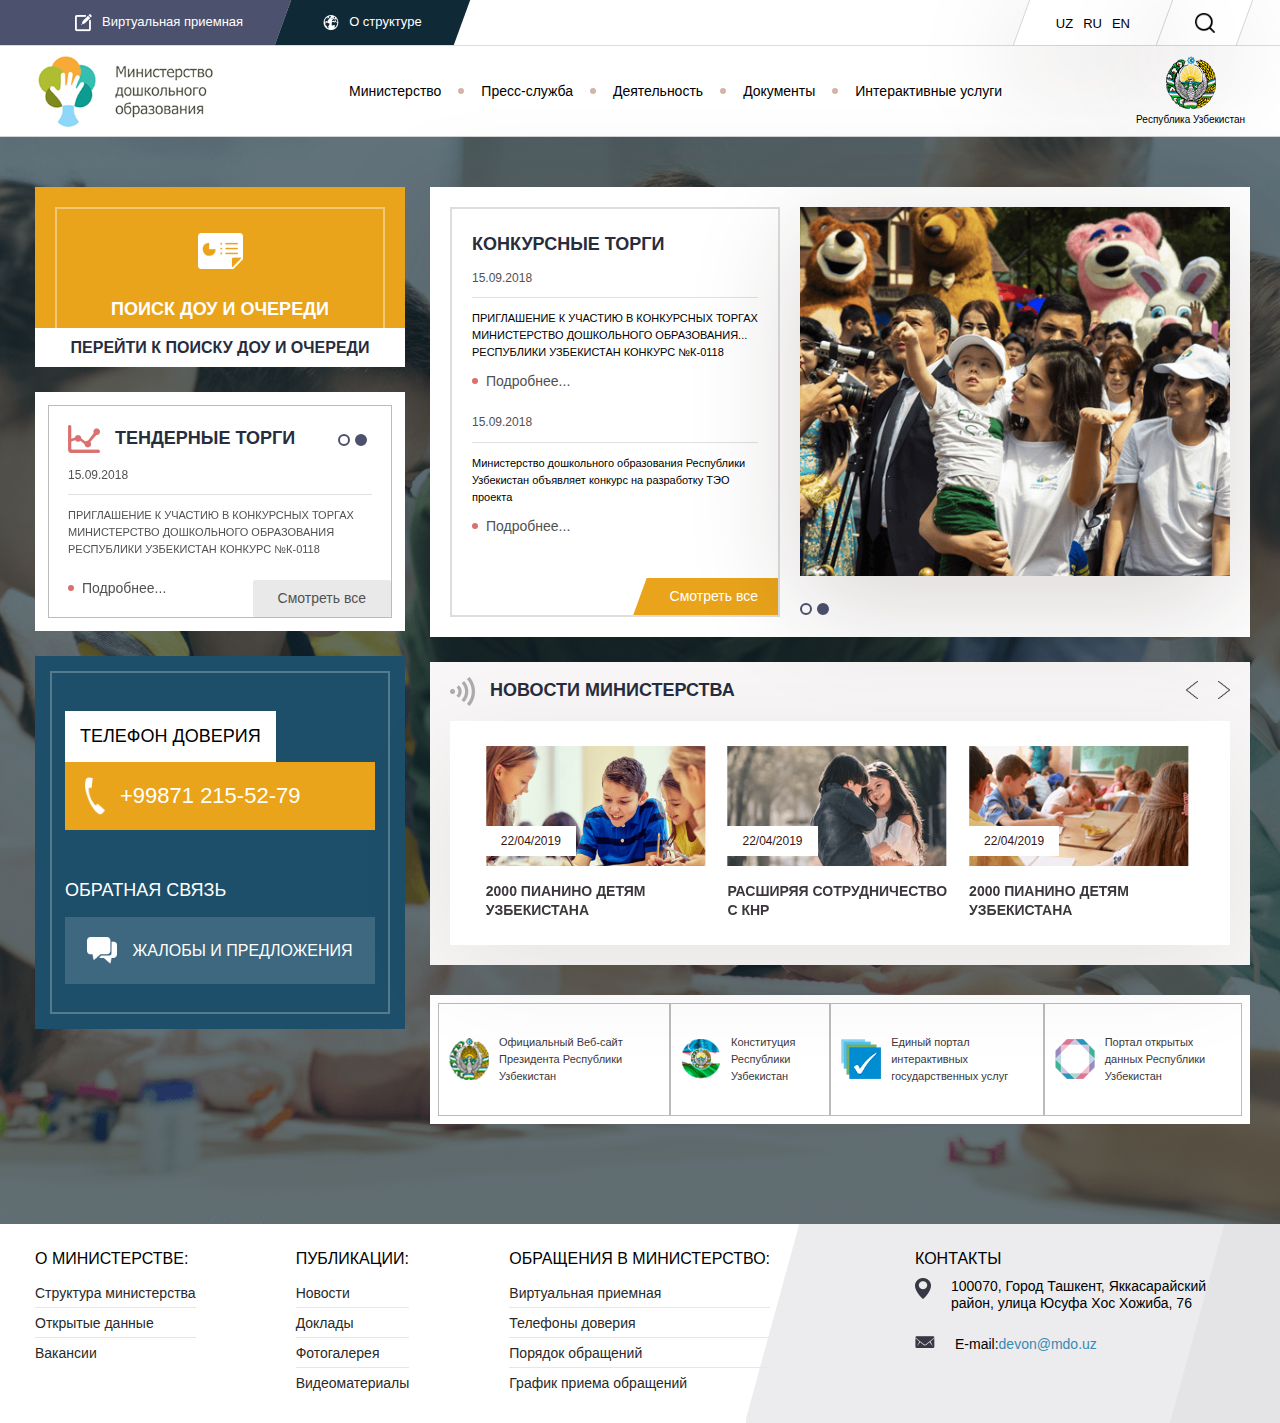
<file: index.html>
<!DOCTYPE html>
<html lang="ru">

<head>
	<meta charset="utf-8">
	<!-- <base href="/"> -->
	<title>МДО</title>
	<meta name="description" content="">
	<meta http-equiv="X-UA-Compatible" content="IE=edge">
	<meta name="viewport" content="width=device-width, initial-scale=1, maximum-scale=1">
	<!-- Custom Browsers Color End -->
	<link rel="stylesheet" href="css/main.min.css">
	<!--[if IE 9]>
   <link href="https://cdn.jsdelivr.net/gh/coliff/bootstrap-ie8/css/bootstrap-ie9.min.css" rel="stylesheet">
<![endif]-->
	<!--[if lte IE 8]>
   <link href="https://cdn.jsdelivr.net/gh/coliff/bootstrap-ie8/css/bootstrap-ie8.min.css" rel="stylesheet">
   <script src="https://cdn.jsdelivr.net/g/html5shiv@3.7.3"></script>
<![endif]-->
	<script src="libs/jquery/dist/jquery.min.js"></script>
	<script src="js/libs.min.js" defer></script>
	<script src="js/common.js" defer></script>
	<noscript>Для корректной работы сайта включите JavaScript в свое браузере</noscript>
</head>

<body>

	<header class="header">
		<div class="header-top">
			<div class="container">
				<div class="header-top-content">
					<a href="#" class="header-top-link"><span><img src="img/icons/write.png" alt="">Виртуальная приемная</span></a>
					<a href="#" class="header-top-link"><span><img src="img/icons/global.png" alt="">О структуре</span></a>
					<div class="header-top-right">
						<ul class="header-lang">
							<li><a href="#">UZ</a></li>
							<li><a href="#">RU</a></li>
							<li><a href="#">EN</a></li>
						</ul>
						<form action="#" method="GET" class="header-search">
							<p class="header-search-field-wrap">
								<input type="text" class="header-search-field">
							</p>
							<button type="button" class="header-search-btn" aria-label="search"><img src="img/icons/seach.png" alt=""></button>
						</form>
						<div class="burger d-flex d-lg-none">
							<input type="checkbox" id="burgerBtn" class="burger-checkbox d-none">
							<label for="burgerBtn">
								<img src="img/icons/burger.png" alt="burger">
							</label>
						</div>
						<nav class="header-nav">
							<ul class="header-menu">
							<li class="header-menu-item">
								<a href="#" class="header-menu-link">Министерство</a>
								<ul class="header-submenu">
									<li class="header-submenu-item">
									<a href="#" class="header-submenu-link">Страница 1</a>
									
									</li>
									<li class="header-submenu-item"><a href="#" class="header-submenu-link">Страница 2</a>
									<ul>
									<li><a href="#">Страница 1</a></li>
									<li><a href="#">Страница 2</a></li>
									<li><a href="#">Страница 3</a></li>
								</ul></li>
									<li class="header-submenu-item"><a href="#" class="header-submenu-link">Страница 3</a></li>
								</ul>
							</li>
							<li class="header-menu-item"><a href="#" class="header-menu-link">Пресс-служба</a></li>
							<li class="header-menu-item"><a href="#" class="header-menu-link">Деятельность</a></li>
							<li class="header-menu-item"><a href="#" class="header-menu-link">Документы</a></li>
							<li class="header-menu-item"><a href="#" class="header-menu-link">Интерактивные услуги</a></li>
						</ul>
						</nav>
					</div>
				</div>
			</div>
		</div>
		<div class="header-middle">
			<div class="container">
				<div class="header-middle-content">
					<a href="#" class="header-logo">
						<img src="img/logo.png" alt="logo">
					</a>
					<nav class="header-nav">
						<ul class="header-menu">
							<li class="header-menu-item">
								<a href="#" class="header-menu-link">Министерство</a>
								<ul class="header-submenu">
									<li class="header-submenu-item">
									<a href="#" class="header-submenu-link">Страница 1</a>
									
									</li>
									<li class="header-submenu-item"><a href="#" class="header-submenu-link">Страница 2</a>
									<ul>
									<li><a href="#">Страница 1</a></li>
									<li><a href="#">Страница 2</a></li>
									<li><a href="#">Страница 3</a></li>
								</ul></li>
									<li class="header-submenu-item"><a href="#" class="header-submenu-link">Страница 3</a></li>
								</ul>
							</li>
							<li class="header-menu-item"><a href="#" class="header-menu-link">Пресс-служба</a></li>
							<li class="header-menu-item"><a href="#" class="header-menu-link">Деятельность</a></li>
							<li class="header-menu-item"><a href="#" class="header-menu-link">Документы</a></li>
							<li class="header-menu-item"><a href="#" class="header-menu-link">Интерактивные услуги</a></li>
						</ul>
					</nav>
					<p class="header-gerb">
						<img src="img/gerb.png" alt="">
						Республика Узбекистан
					</p>
				</div>

			</div>
		</div>
	</header>
	<main class="main">
		<div class="container">
			<div class="wrapper">
				<aside class="sidebar">
					<div class="dao-search-block">
						<div class="dao-search-block-content">
							<img src="img/icons/doc.png" alt="">
							<p class="dao-search-block-text">Поиск ДОУ и очереди</p>

						</div>
						<a href="#" class="dao-search-block-link">Перейти к поиску Доу и очереди</a>
					</div>
					<div class="tenders-block">
						<div class="tenders-block-content">
							<div class="title-wrap">
								<h2 class="title"><img src="img/icons/graph.png" alt="">Тендерные торги</h2>
								<div class="tenders-block-slider-dots"></div>
							</div>
							<div class="owl-carousel tenders-block-slider">
								<div class="tenders-block-slider-item">
									<p class="tenders-block-slider-item-date">15.09.2018</p>
									<p class="tenders-block-slider-item-text">ПРИГЛАШЕНИЕ К УЧАСТИЮ В КОНКУРСНЫХ ТОРГАХ МИНИСТЕРСТВО ДОШКОЛЬНОГО ОБРАЗОВАНИЯ РЕСПУБЛИКИ УЗБЕКИСТАН КОНКУРС №К-0118 </p>
									<a href="" class="tenders-block-slider-item-link">Подробнее...</a>
								</div>
								<div class="tenders-block-slider-item">
									<p class="tenders-block-slider-item-date">15.09.2018</p>
									<p class="tenders-block-slider-item-text">ПРИГЛАШЕНИЕ К УЧАСТИЮ В КОНКУРСНЫХ ТОРГАХ МИНИСТЕРСТВО ДОШКОЛЬНОГО ОБРАЗОВАНИЯ РЕСПУБЛИКИ УЗБЕКИСТАН КОНКУРС №К-0118 </p>
									<a href="" class="tenders-block-slider-item-link">Подробнее...</a>
								</div>
							</div>
							<a href="#" class="tenders-block-show-all">Смотреть все</a>
						</div>
					</div>
					<div class="sidebar-contacts d-none d-md-block">
						<div class="sidebar-contacts-content">
							<p class="sidebar-contacts-phone-text">Телефон доверия</p>
							<a href="tel:+998712155279" class="sidebar-contacts-phone"><img src="img/icons/phone-1.png" alt="">+99871 215-52-79</a>
							<p class="sidebar-contacts-callback-text">Обратная связь</p>
							<button class="sidebar-contacts-callback-btn"><img src="img/icons/speach.png" alt="">Жалобы и предложения</button>
						</div>
					</div>
				</aside>
				<div class="main-content">
					<div class="main-content-first-block">
						<div class="competitions">
							<h2 class="title">Конкурсные торги</h2>
							<div class="competitions-block">
								<p class="competitions-block-date">15.09.2018</p>
								<p class="competitions-block-text">ПРИГЛАШЕНИЕ К УЧАСТИЮ В КОНКУРСНЫХ ТОРГАХ МИНИСТЕРСТВО ДОШКОЛЬНОГО ОБРАЗОВАНИЯ... РЕСПУБЛИКИ УЗБЕКИСТАН КОНКУРС №К-0118 </p>
								<a href="#" class="competitions-block-link">Подробнее...</a>
							</div>
							<div class="competitions-block">
								<p class="competitions-block-date">15.09.2018</p>
								<p class="competitions-block-text">Министерство дошкольного образования Республики Узбекистан объявляет конкурс на разработку ТЭО проекта </p>
								<a href="#" class="competitions-block-link">Подробнее...</a>
							</div>
							<a href="#" class="competitions-link"><span>Смотреть все</span></a>
						</div>
						<div class="main-slider-wrap">
							<div class="owl-carousel main-slider">
								<p class="main-slider-item">
									<img src="img/slider/slider-1.png" alt="">
								</p>
								<p class="main-slider-item">
									<img src="img/slider/slider-2.png" alt="">
								</p>
							</div>
							<div class="main-slider-dots"></div>
						</div>
					</div>
					<div class="main-news">
						<div class="title-wrap">
							<h2 class="title"><img src="img/icons/signal.png" alt="">Новости министерства</h2>
							<div class="main-news-slider-controls"></div>
						</div>
						<div class="owl-carousel main-news-slider">
							<article class="main-news-slider-item">
								<a href="#" class="main-news-slider-item-img-wrap">
									<img src="img/news/news-1.png" alt="">
									<time datetime="2019-04-22">22/04/2019</time>
								</a>
								<footer>
									<a href="#" class="main-news-slider-item-title">2000 пианино
										детям Узбекистана</a>
								</footer>
							</article>
							<article class="main-news-slider-item">
								<a href="#" class="main-news-slider-item-img-wrap">
									<img src="img/news/news-2.png" alt="">
									<time datetime="2019-04-22">22/04/2019</time>
								</a>
								<footer>
									<a href="#" class="main-news-slider-item-title">Расширяя
										сотрудничество с КНР</a>
								</footer>
							</article>
							<article class="main-news-slider-item">
								<a href="#" class="main-news-slider-item-img-wrap">
									<img src="img/news/news-3.png" alt="">
									<time datetime="2019-04-22">22/04/2019</time>
								</a>
								<footer>
									<a href="#" class="main-news-slider-item-title">2000 пианино
										детям Узбекистана</a>
								</footer>
							</article>
						</div>
					</div>
					<div class="ministries">
						<a href="#" class="ministries-block">
							<img src="img/gerb-small.png" alt="">
							<p>Официальный Веб-сайт Президента Республики Узбекистан</p>
						</a>
						<a href="#" class="ministries-block">
							<img src="img/const_uz.png" alt="">
							<p>Конституция Республики Узбекистан</p>
						</a>
						<a href="#" class="ministries-block">
							<img src="img/my_gov_uz.png" alt="">
							<p>Единый портал интерактивных государственных услуг</p>
						</a>
						<a href="#" class="ministries-block">
							<img src="img/data_gov_uz.png" alt="">
							<p>Портал открытых данных Республики Узбекистан</p>
						</a>
					</div>
				</div>
				<div class="sidebar-contacts d-block d-md-none">
					<div class="sidebar-contacts-content">
						<p class="sidebar-contacts-phone-text">Телефон доверия</p>
						<a href="tel:+998712155279" class="sidebar-contacts-phone"><img src="img/icons/phone-1.png" alt="">+99871 215-52-79</a>
						<p class="sidebar-contacts-callback-text">Обратная связь</p>
						<button class="sidebar-contacts-callback-btn"><img src="img/icons/speach.png" alt="">Жалобы и предложения</button>
					</div>
				</div>
			</div>
		</div>
	</main>
	<footer class="footer">
		<div class="container">
			<div class="footer-content">
				<div class="footer-block">
					<p class="footer-block-title">О Министерстве:</p>
					<ul class="footer-block-menu">
						<li><a href="#">Структура министерства</a></li>
						<li><a href="#">Открытые данные</a></li>
						<li><a href="#">Вакансии</a></li>
					</ul>
				</div>
				<div class="footer-block">
					<p class="footer-block-title">Публикации:</p>
					<ul class="footer-block-menu">
						<li><a href="#">Новости</a></li>
						<li><a href="#">Доклады</a></li>
						<li><a href="#">Фотогалерея</a></li>
						<li><a href="#">Видеоматериалы</a></li>
					</ul>
				</div>
				<div class="footer-block">
					<p class="footer-block-title">Обращения в Министерство:</p>
					<ul class="footer-block-menu">
						<li><a href="#">Виртуальная приемная</a></li>
						<li><a href="#">Телефоны доверия</a></li>
						<li><a href="#">Порядок обращений</a></li>
						<li><a href="#">График приема обращений</a></li>
					</ul>
				</div>

				<div class="footer-block contacts">
					<p class="footer-block-title">Контакты</p>
					<p class="footer-block-contact"><img src="img/icons/pin.png" alt="">100070, Город Ташкент,
						Яккасарайский район,
						улица Юсуфа Хос Хожиба, 76</p>
					<p class="footer-block-contact"><img src="img/icons/mail.png" alt="">E-mail: <a href="mailto:devon@mdo.uz">devon@mdo.uz</a></p>
				</div>
			</div>
		</div>
	</footer>
</body>

</html>
</file>
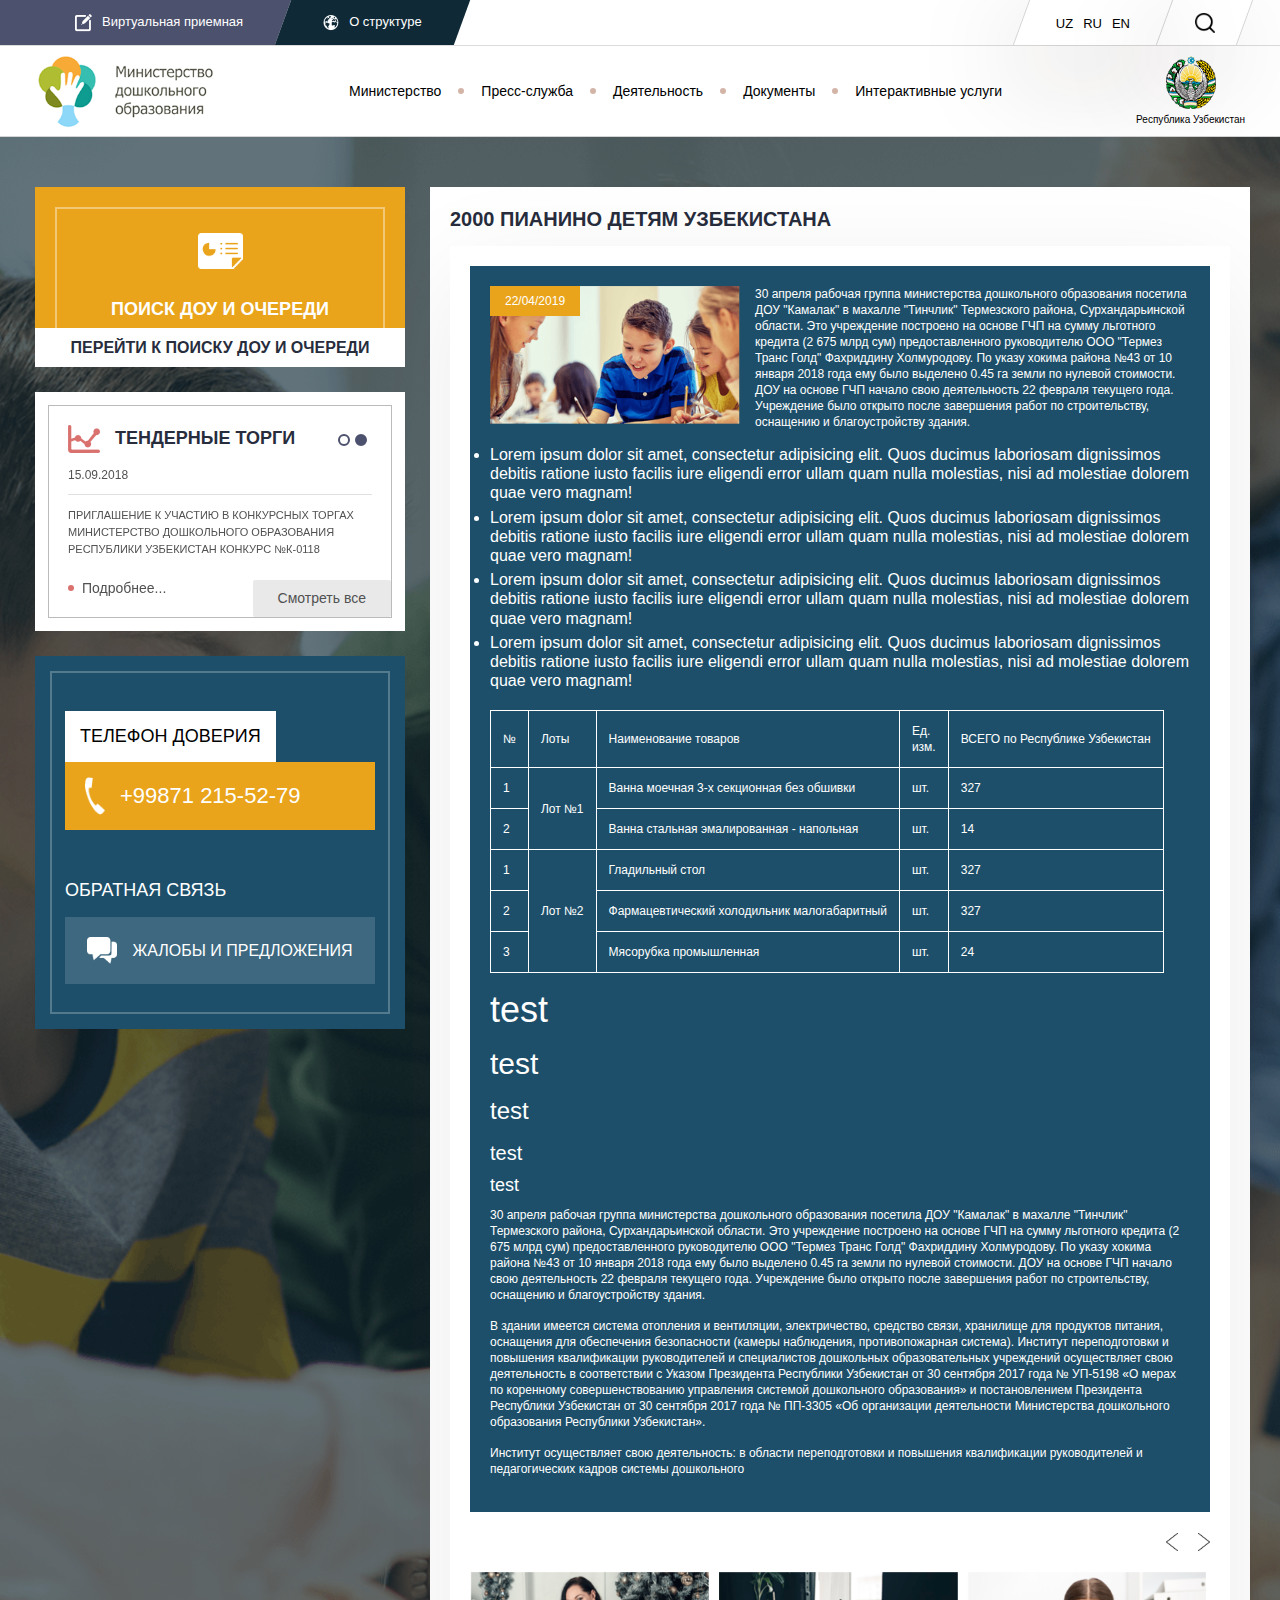
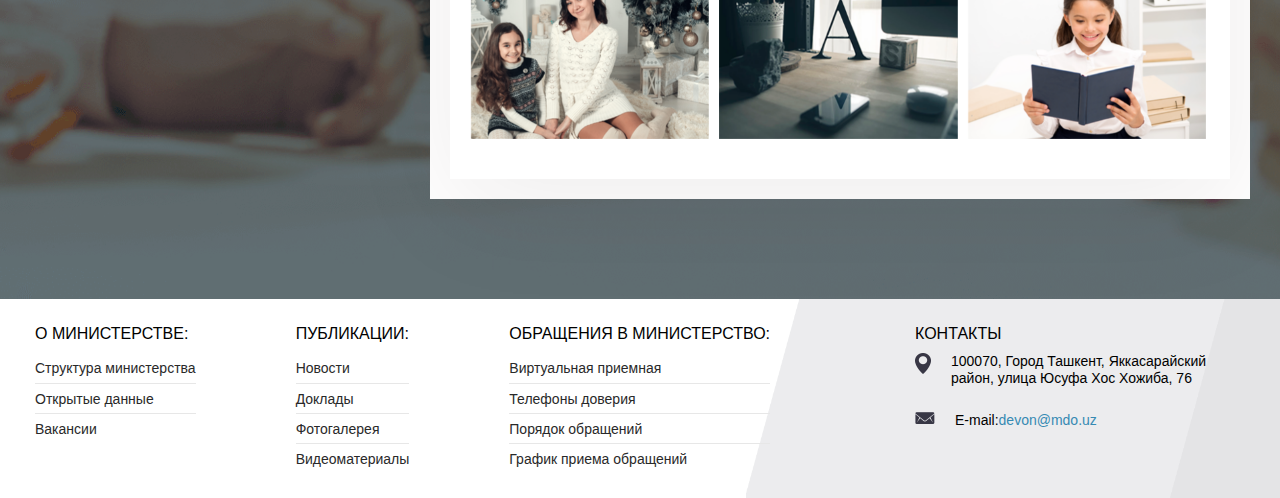
<file: article.html>
<!DOCTYPE html>
<html lang="ru">

<head>
	<meta charset="utf-8">
	<!-- <base href="/"> -->
	<title>МДО</title>
	<meta name="description" content="">
	<meta http-equiv="X-UA-Compatible" content="IE=edge">
	<meta name="viewport" content="width=device-width, initial-scale=1, maximum-scale=1">
	<!-- Custom Browsers Color End -->
	<link rel="stylesheet" href="css/main.min.css">
	<!--[if IE 9]>
   <link href="https://cdn.jsdelivr.net/gh/coliff/bootstrap-ie8/css/bootstrap-ie9.min.css" rel="stylesheet">
<![endif]-->
	<!--[if lte IE 8]>
   <link href="https://cdn.jsdelivr.net/gh/coliff/bootstrap-ie8/css/bootstrap-ie8.min.css" rel="stylesheet">
   <script src="https://cdn.jsdelivr.net/g/html5shiv@3.7.3"></script>
<![endif]-->
	<script src="libs/jquery/dist/jquery.min.js"></script>
	<script src="js/libs.min.js" defer></script>
	<script src="js/common.js" defer></script>
	<noscript>Для корректной работы сайта включите JavaScript в свое браузере</noscript>
</head>

<body>

	<header class="header">
		<div class="header-top">
			<div class="container">
				<div class="header-top-content">
					<a href="#" class="header-top-link"><span><img src="img/icons/write.png" alt="">Виртуальная приемная</span></a>
					<a href="#" class="header-top-link"><span><img src="img/icons/global.png" alt="">О структуре</span></a>
					<div class="header-top-right">
						<ul class="header-lang">
							<li><a href="#">UZ</a></li>
							<li><a href="#">RU</a></li>
							<li><a href="#">EN</a></li>
						</ul>
						<form action="#" method="GET" class="header-search">
							<p class="header-search-field-wrap">
								<input type="text" class="header-search-field">
							</p>
							<button type="button" class="header-search-btn" aria-label="search"><img src="img/icons/seach.png" alt=""></button>
						</form>
						<div class="burger d-flex d-lg-none">
							<input type="checkbox" id="burgerBtn" class="burger-checkbox d-none">
							<label for="burgerBtn">
								<img src="img/icons/burger.png" alt="burger">
							</label>
						</div>
						<nav class="header-nav">
							<ul class="header-menu">
								<li class="header-menu-item">
									<a href="#" class="header-menu-link">Министерство</a>
									<ul class="header-submenu">
										<li class="header-submenu-item"><a href="#" class="header-submenu-link">Страница 1</a></li>
										<li class="header-submenu-item"><a href="#" class="header-submenu-link">Страница 2</a></li>
										<li class="header-submenu-item"><a href="#" class="header-submenu-link">Страница 3</a></li>
									</ul>
								</li>
								<li class="header-menu-item"><a href="#" class="header-menu-link">Пресс-служба</a></li>
								<li class="header-menu-item"><a href="#" class="header-menu-link">Деятельность</a></li>
								<li class="header-menu-item"><a href="#" class="header-menu-link">Документы</a></li>
								<li class="header-menu-item"><a href="#" class="header-menu-link">Интерактивные услуги</a></li>
							</ul>
						</nav>
					</div>
				</div>
			</div>
		</div>
		<div class="header-middle">
			<div class="container">
				<div class="header-middle-content">
					<a href="#" class="header-logo">
						<img src="img/logo.png" alt="logo">
					</a>
					<nav class="header-nav">
						<ul class="header-menu">
							<li class="header-menu-item">
								<a href="#" class="header-menu-link">Министерство</a>
								<ul class="header-submenu">
									<li class="header-submenu-item"><a href="#" class="header-submenu-link">Страница 1</a></li>
									<li class="header-submenu-item"><a href="#" class="header-submenu-link">Страница 2</a></li>
									<li class="header-submenu-item"><a href="#" class="header-submenu-link">Страница 3</a></li>
								</ul>
							</li>
							<li class="header-menu-item"><a href="#" class="header-menu-link">Пресс-служба</a></li>
							<li class="header-menu-item"><a href="#" class="header-menu-link">Деятельность</a></li>
							<li class="header-menu-item"><a href="#" class="header-menu-link">Документы</a></li>
							<li class="header-menu-item"><a href="#" class="header-menu-link">Интерактивные услуги</a></li>
						</ul>
					</nav>
					<p class="header-gerb">
						<img src="img/gerb.png" alt="">
						Республика Узбекистан
					</p>
				</div>

			</div>
		</div>
	</header>
	<main class="main">
		<div class="container">
			<div class="wrapper">
				<aside class="sidebar">
					<div class="dao-search-block">
						<div class="dao-search-block-content">
							<img src="img/icons/doc.png" alt="">
							<p class="dao-search-block-text">Поиск ДОУ и очереди</p>

						</div>
						<a href="#" class="dao-search-block-link">Перейти к поиску Доу и очереди</a>
					</div>
					<div class="tenders-block">
						<div class="tenders-block-content">
							<div class="title-wrap">
								<h2 class="title"><img src="img/icons/graph.png" alt="">Тендерные торги</h2>
								<div class="tenders-block-slider-dots"></div>
							</div>
							<div class="owl-carousel tenders-block-slider">
								<div class="tenders-block-slider-item">
									<p class="tenders-block-slider-item-date">15.09.2018</p>
									<p class="tenders-block-slider-item-text">ПРИГЛАШЕНИЕ К УЧАСТИЮ В КОНКУРСНЫХ ТОРГАХ МИНИСТЕРСТВО ДОШКОЛЬНОГО ОБРАЗОВАНИЯ РЕСПУБЛИКИ УЗБЕКИСТАН КОНКУРС №К-0118 </p>
									<a href="" class="tenders-block-slider-item-link">Подробнее...</a>
								</div>
								<div class="tenders-block-slider-item">
									<p class="tenders-block-slider-item-date">15.09.2018</p>
									<p class="tenders-block-slider-item-text">ПРИГЛАШЕНИЕ К УЧАСТИЮ В КОНКУРСНЫХ ТОРГАХ МИНИСТЕРСТВО ДОШКОЛЬНОГО ОБРАЗОВАНИЯ РЕСПУБЛИКИ УЗБЕКИСТАН КОНКУРС №К-0118 </p>
									<a href="" class="tenders-block-slider-item-link">Подробнее...</a>
								</div>
							</div>
							<a href="#" class="tenders-block-show-all">Смотреть все</a>
						</div>
					</div>
					<div class="sidebar-contacts d-none d-md-block">
						<div class="sidebar-contacts-content">
							<p class="sidebar-contacts-phone-text">Телефон доверия</p>
							<a href="tel:+998712155279" class="sidebar-contacts-phone"><img src="img/icons/phone-1.png" alt="">+99871 215-52-79</a>
							<p class="sidebar-contacts-callback-text">Обратная связь</p>
							<button class="sidebar-contacts-callback-btn"><img src="img/icons/speach.png" alt="">Жалобы и предложения</button>
						</div>
					</div>
				</aside>
				<div class="main-content">
					<div class="articles">
						<h2 class="page-title">2000 пианино детям Узбекистана</h2>
						<div class="articles-content">
							<div class="article-content">
								<a data-fancybox="article-img" href="img/news/news-1.png" class="article-main-img-wrap">
									<img src="img/news/news-1.png" alt="news">
									<span class="article-date">22/04/2019</span>
								</a>
								<p>30 апреля рабочая группа министерства дошкольного образования посетила ДОУ "Камалак" в махалле "Тинчлик" Термезского района, Сурхандарьинской области. Это учреждение построено на основе ГЧП на сумму льготного кредита (2 675 млрд сум) предоставленного руководителю ООО "Термез Транс Голд" Фахриддину Холмуродову. По указу хокима района №43 от 10 января 2018 года ему было выделено 0.45 га земли по нулевой стоимости. ДОУ на основе ГЧП начало свою деятельность 22 февраля текущего года. Учреждение было открыто после завершения работ по строительству, оснащению и благоустройству здания.</p>
								<ul>
								<li>Lorem ipsum dolor sit amet, consectetur adipisicing elit. Quos ducimus laboriosam dignissimos debitis ratione iusto facilis iure eligendi error ullam quam nulla molestias, nisi ad molestiae dolorem quae vero magnam!</li>
								<li>Lorem ipsum dolor sit amet, consectetur adipisicing elit. Quos ducimus laboriosam dignissimos debitis ratione iusto facilis iure eligendi error ullam quam nulla molestias, nisi ad molestiae dolorem quae vero magnam!</li>
								<li>Lorem ipsum dolor sit amet, consectetur adipisicing elit. Quos ducimus laboriosam dignissimos debitis ratione iusto facilis iure eligendi error ullam quam nulla molestias, nisi ad molestiae dolorem quae vero magnam!</li>
								<li>Lorem ipsum dolor sit amet, consectetur adipisicing elit. Quos ducimus laboriosam dignissimos debitis ratione iusto facilis iure eligendi error ullam quam nulla molestias, nisi ad molestiae dolorem quae vero magnam!</li>
								</ul>
								<table>
									<tbody>
										<tr>
											<td>
												<p>№</p>
											</td>
											<td>
												<p>Лоты</p>
											</td>
											<td>
												<p>Наименование товаров</p>
											</td>
											<td>
												<p>Ед.<br>изм.</p>
											</td>
											<td>
												<p>ВСЕГО по Республике Узбекистан</p>
											</td>
										</tr>
										<tr>
											<td>
												<p>1</p>
											</td>
											<td rowspan="2">
												<p>Лот №1</p>
											</td>
											<td>
												<p>Ванна моечная 3-х секционная без обшивки</p>
											</td>
											<td>
												<p>шт.</p>
											</td>
											<td>
												<p>327</p>
											</td>
										</tr>
										<tr>
											<td>
												<p>2</p>
											</td>
											<td>
												<p>Ванна стальная эмалированная - напольная</p>
											</td>
											<td>
												<p>шт.</p>
											</td>
											<td>
												<p>14</p>
											</td>
										</tr>
										<tr>
											<td>
												<p>1</p>
											</td>
											<td rowspan="3">
												<p>Лот №2</p>
											</td>
											<td>
												<p>Гладильный стол</p>
											</td>
											<td>
												<p>шт.</p>
											</td>
											<td>
												<p>327</p>
											</td>
										</tr>
										<tr>
											<td>
												<p>2</p>
											</td>
											<td>
												<p>Фармацевтический холодильник малогабаритный</p>
											</td>
											<td>
												<p>шт.</p>
											</td>
											<td>
												<p>327</p>
											</td>
										</tr>
										<tr>
											<td>
												<p>3</p>
											</td>
											<td>
												<p>Мясорубка промышленная</p>
											</td>
											<td>
												<p>шт.</p>
											</td>
											<td>
												<p>24</p>
											</td>
										</tr>
									</tbody>
								</table>
								<h1>test</h1>
								<h2>test</h2>
								<h3>test</h3>
								<h4>test</h4>
								<h5>test</h5>
								<p>30 апреля рабочая группа министерства дошкольного образования посетила ДОУ "Камалак" в махалле "Тинчлик" Термезского района, Сурхандарьинской области. Это учреждение построено на основе ГЧП на сумму льготного кредита (2 675 млрд сум) предоставленного руководителю ООО "Термез Транс Голд" Фахриддину Холмуродову. По указу хокима района №43 от 10 января 2018 года ему было выделено 0.45 га земли по нулевой стоимости. ДОУ на основе ГЧП начало свою деятельность 22 февраля текущего года. Учреждение было открыто после завершения работ по строительству, оснащению и благоустройству здания.</p>
								<p>В здании имеется система отопления и вентиляции, электричество, средство связи, хранилище для продуктов питания, оснащения для обеспечения безопасности (камеры наблюдения, противопожарная система).
									Институт переподготовки и повышения квалификации руководителей и специалистов дошкольных образовательных учреждений осуществляет свою деятельность в соответствии с Указом Президента Республики Узбекистан от 30 сентября 2017 года № УП-5198 «О мерах по коренному совершенствованию управления системой дошкольного образования» и постановлением Президента Республики Узбекистан от 30 сентября 2017 года № ПП-3305 «Об организации деятельности Министерства дошкольного образования Республики Узбекистан».</p>
								<p>Институт осуществляет свою деятельность:
									в области переподготовки и повышения квалификации руководителей и педагогических кадров системы дошкольного </p>
							</div>
							<div class="article-images-controls"></div>
							<div class="owl-carousel article-images">
								<a href="img/article/article-1.png" data-fancybox="images" class="article-img-wrap">
									<img src="img/article/article-1.png" alt="">
								</a>
								<a href="img/article/article-2.png" data-fancybox="images" class="article-img-wrap">
									<img src="img/article/article-2.png" alt="">
								</a>
								<a href="img/article/article-3.png" data-fancybox="images" class="article-img-wrap">
									<img src="img/article/article-3.png" alt="">
								</a>
							</div>
						</div>
					</div>
				</div>
				<div class="sidebar-contacts d-block d-md-none">
					<div class="sidebar-contacts-content">
						<p class="sidebar-contacts-phone-text">Телефон доверия</p>
						<a href="tel:+998712155279" class="sidebar-contacts-phone"><img src="img/icons/phone-1.png" alt="">+99871 215-52-79</a>
						<p class="sidebar-contacts-callback-text">Обратная связь</p>
						<button class="sidebar-contacts-callback-btn"><img src="img/icons/speach.png" alt="">Жалобы и предложения</button>
					</div>
				</div>
			</div>
		</div>
	</main>
	<footer class="footer">
		<div class="container">
			<div class="footer-content">
				<div class="footer-block">
					<p class="footer-block-title">О Министерстве:</p>
					<ul class="footer-block-menu">
						<li><a href="#">Структура министерства</a></li>
						<li><a href="#">Открытые данные</a></li>
						<li><a href="#">Вакансии</a></li>
					</ul>
				</div>
				<div class="footer-block">
					<p class="footer-block-title">Публикации:</p>
					<ul class="footer-block-menu">
						<li><a href="#">Новости</a></li>
						<li><a href="#">Доклады</a></li>
						<li><a href="#">Фотогалерея</a></li>
						<li><a href="#">Видеоматериалы</a></li>
					</ul>
				</div>
				<div class="footer-block">
					<p class="footer-block-title">Обращения в Министерство:</p>
					<ul class="footer-block-menu">
						<li><a href="#">Виртуальная приемная</a></li>
						<li><a href="#">Телефоны доверия</a></li>
						<li><a href="#">Порядок обращений</a></li>
						<li><a href="#">График приема обращений</a></li>
					</ul>
				</div>

				<div class="footer-block contacts">
					<p class="footer-block-title">Контакты</p>
					<p class="footer-block-contact"><img src="img/icons/pin.png" alt="">100070, Город Ташкент,
						Яккасарайский район,
						улица Юсуфа Хос Хожиба, 76</p>
					<p class="footer-block-contact"><img src="img/icons/mail.png" alt="">E-mail: <a href="mailto:devon@mdo.uz">devon@mdo.uz</a></p>
				</div>
			</div>
		</div>
	</footer>
</body>

</html>
</file>
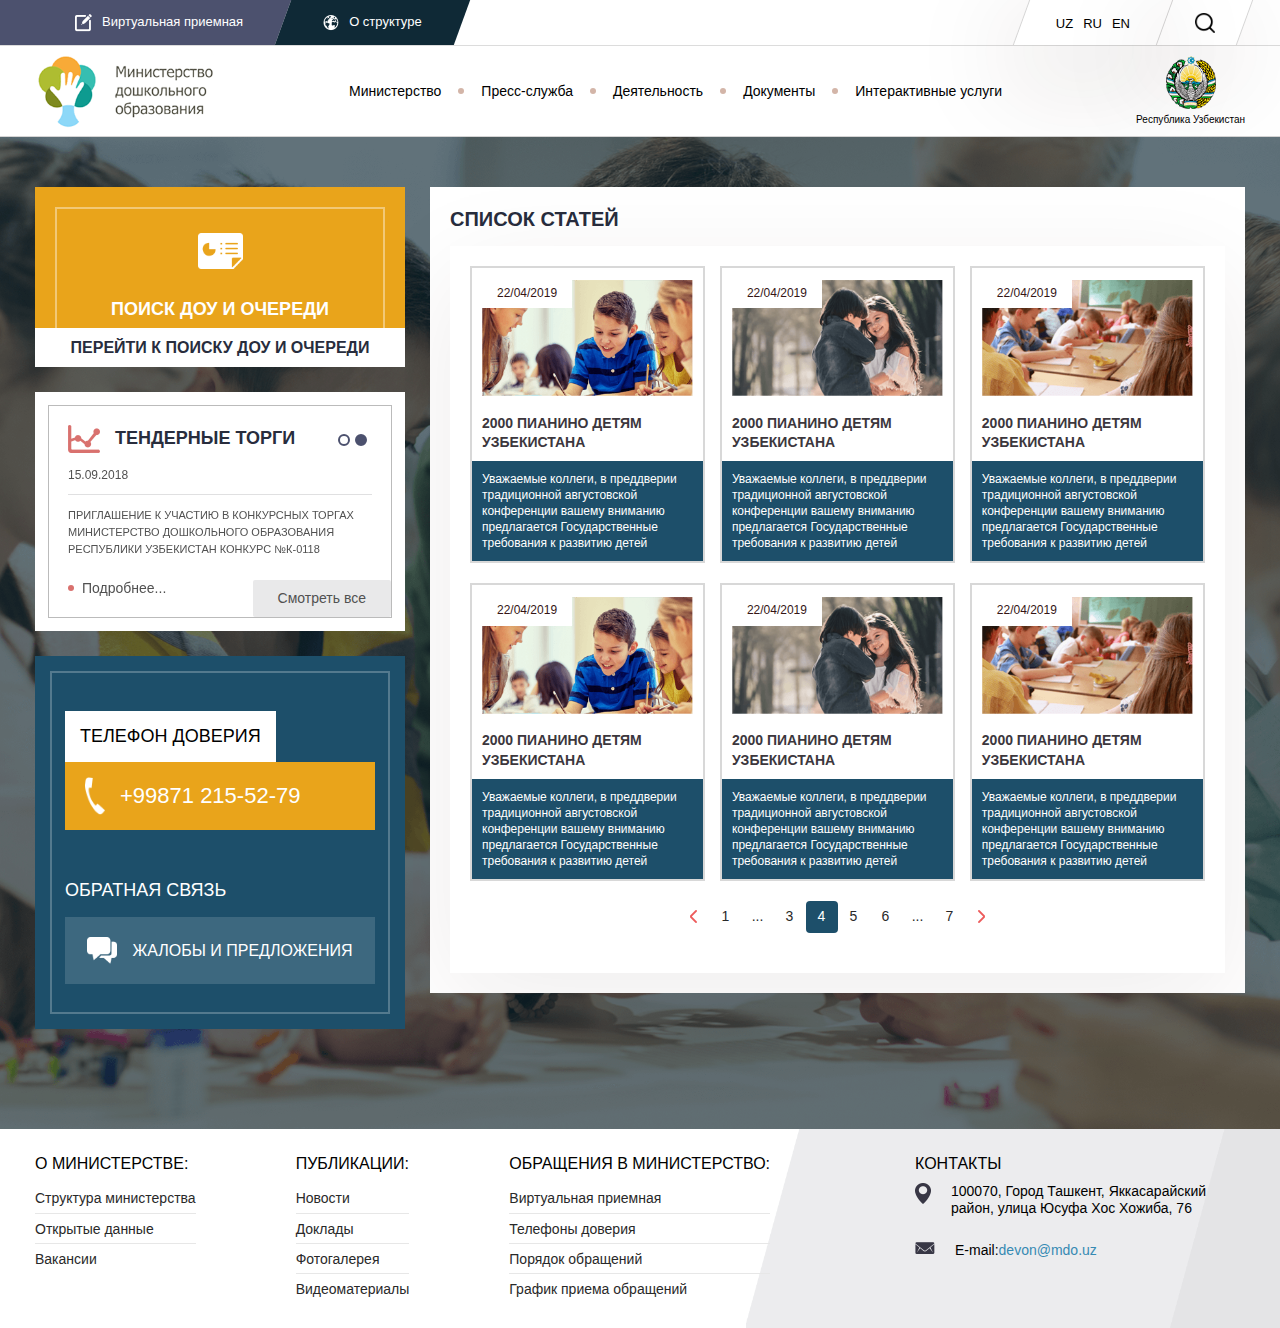
<file: articles.html>
<!DOCTYPE html>
<html lang="ru">

<head>
	<meta charset="utf-8">
	<!-- <base href="/"> -->
	<title>МДО</title>
	<meta name="description" content="">
	<meta http-equiv="X-UA-Compatible" content="IE=edge">
	<meta name="viewport" content="width=device-width, initial-scale=1, maximum-scale=1">
	<!-- Custom Browsers Color End -->
	<link rel="stylesheet" href="css/main.min.css">
	<!--[if IE 9]>
   <link href="https://cdn.jsdelivr.net/gh/coliff/bootstrap-ie8/css/bootstrap-ie9.min.css" rel="stylesheet">
<![endif]-->
	<!--[if lte IE 8]>
   <link href="https://cdn.jsdelivr.net/gh/coliff/bootstrap-ie8/css/bootstrap-ie8.min.css" rel="stylesheet">
   <script src="https://cdn.jsdelivr.net/g/html5shiv@3.7.3"></script>
<![endif]-->
	<script src="libs/jquery/dist/jquery.min.js"></script>
	<script src="js/libs.min.js" defer></script>
	<script src="js/common.js" defer></script>
	<noscript>Для корректной работы сайта включите JavaScript в свое браузере</noscript>
</head>

<body>

	<header class="header">
		<div class="header-top">
			<div class="container">
				<div class="header-top-content">
					<a href="#" class="header-top-link"><span><img src="img/icons/write.png" alt="">Виртуальная приемная</span></a>
					<a href="#" class="header-top-link"><span><img src="img/icons/global.png" alt="">О структуре</span></a>
					<div class="header-top-right">
						<ul class="header-lang">
							<li><a href="#">UZ</a></li>
							<li><a href="#">RU</a></li>
							<li><a href="#">EN</a></li>
						</ul>
						<form action="#" method="GET" class="header-search">
							<p class="header-search-field-wrap">
								<input type="text" class="header-search-field">
							</p>
							<button type="button" class="header-search-btn" aria-label="search"><img src="img/icons/seach.png" alt=""></button>
						</form>
						<div class="burger d-flex d-lg-none">
							<input type="checkbox" id="burgerBtn" class="burger-checkbox d-none">
							<label for="burgerBtn">
								<img src="img/icons/burger.png" alt="burger">
							</label>
						</div>
						<nav class="header-nav">
							<ul class="header-menu">
								<li class="header-menu-item">
									<a href="#" class="header-menu-link">Министерство</a>
									<ul class="header-submenu">
										<li class="header-submenu-item"><a href="#" class="header-submenu-link">Страница 1</a></li>
										<li class="header-submenu-item"><a href="#" class="header-submenu-link">Страница 2</a></li>
										<li class="header-submenu-item"><a href="#" class="header-submenu-link">Страница 3</a></li>
									</ul>
								</li>
								<li class="header-menu-item"><a href="#" class="header-menu-link">Пресс-служба</a></li>
								<li class="header-menu-item"><a href="#" class="header-menu-link">Деятельность</a></li>
								<li class="header-menu-item"><a href="#" class="header-menu-link">Документы</a></li>
								<li class="header-menu-item"><a href="#" class="header-menu-link">Интерактивные услуги</a></li>
							</ul>
						</nav>
					</div>
				</div>
			</div>
		</div>
		<div class="header-middle">
			<div class="container">
				<div class="header-middle-content">
					<a href="#" class="header-logo">
						<img src="img/logo.png" alt="logo">
					</a>
					<nav class="header-nav">
						<ul class="header-menu">
							<li class="header-menu-item">
								<a href="#" class="header-menu-link">Министерство</a>
								<ul class="header-submenu">
									<li class="header-submenu-item"><a href="#" class="header-submenu-link">Страница 1</a></li>
									<li class="header-submenu-item"><a href="#" class="header-submenu-link">Страница 2</a></li>
									<li class="header-submenu-item"><a href="#" class="header-submenu-link">Страница 3</a></li>
								</ul>
							</li>
							<li class="header-menu-item"><a href="#" class="header-menu-link">Пресс-служба</a></li>
							<li class="header-menu-item"><a href="#" class="header-menu-link">Деятельность</a></li>
							<li class="header-menu-item"><a href="#" class="header-menu-link">Документы</a></li>
							<li class="header-menu-item"><a href="#" class="header-menu-link">Интерактивные услуги</a></li>
						</ul>
					</nav>
					<p class="header-gerb">
						<img src="img/gerb.png" alt="">
						Республика Узбекистан
					</p>
				</div>

			</div>
		</div>
	</header>
	<main class="main">
		<div class="container">
			<div class="wrapper">
				<aside class="sidebar">
					<div class="dao-search-block">
						<div class="dao-search-block-content">
							<img src="img/icons/doc.png" alt="">
							<p class="dao-search-block-text">Поиск ДОУ и очереди</p>

						</div>
						<a href="#" class="dao-search-block-link">Перейти к поиску Доу и очереди</a>
					</div>
					<div class="tenders-block">
						<div class="tenders-block-content">
							<div class="title-wrap">
								<h2 class="title"><img src="img/icons/graph.png" alt="">Тендерные торги</h2>
								<div class="tenders-block-slider-dots"></div>
							</div>
							<div class="owl-carousel tenders-block-slider">
								<div class="tenders-block-slider-item">
									<p class="tenders-block-slider-item-date">15.09.2018</p>
									<p class="tenders-block-slider-item-text">ПРИГЛАШЕНИЕ К УЧАСТИЮ В КОНКУРСНЫХ ТОРГАХ МИНИСТЕРСТВО ДОШКОЛЬНОГО ОБРАЗОВАНИЯ РЕСПУБЛИКИ УЗБЕКИСТАН КОНКУРС №К-0118 </p>
									<a href="" class="tenders-block-slider-item-link">Подробнее...</a>
								</div>
								<div class="tenders-block-slider-item">
									<p class="tenders-block-slider-item-date">15.09.2018</p>
									<p class="tenders-block-slider-item-text">ПРИГЛАШЕНИЕ К УЧАСТИЮ В КОНКУРСНЫХ ТОРГАХ МИНИСТЕРСТВО ДОШКОЛЬНОГО ОБРАЗОВАНИЯ РЕСПУБЛИКИ УЗБЕКИСТАН КОНКУРС №К-0118 </p>
									<a href="" class="tenders-block-slider-item-link">Подробнее...</a>
								</div>
							</div>
							<a href="#" class="tenders-block-show-all">Смотреть все</a>
						</div>
					</div>
					<div class="sidebar-contacts d-none d-md-block">
						<div class="sidebar-contacts-content">
							<p class="sidebar-contacts-phone-text">Телефон доверия</p>
							<a href="tel:+998712155279" class="sidebar-contacts-phone"><img src="img/icons/phone-1.png" alt="">+99871 215-52-79</a>
							<p class="sidebar-contacts-callback-text">Обратная связь</p>
							<button class="sidebar-contacts-callback-btn"><img src="img/icons/speach.png" alt="">Жалобы и предложения</button>
						</div>
					</div>
				</aside>
				<div class="main-content">
					<div class="articles">
						<h2 class="page-title">список статей</h2>
						<div class="articles-content">
							<div class="articles-block-wrapper">
								<div class="articles-block">
									<div class="articles-block-top">
										<a href="#" class="articles-block-img-wrapper">
											<p class="articles-block-date">22/04/2019</p>
											<img src="img/news/news-1.png" alt="news">
										</a>
										<a href="#" class="articles-block-title">2000 пианино детям Узбекистана</a>
									</div>
									<div class="articles-block-bottom">
										<p class="articles-block-text">Уважаемые коллеги, в преддверии традиционной августовской конференции вашему вниманию предлагается Государственные требования к развитию детей</p>
									</div>
								</div>
								<div class="articles-block">
									<div class="articles-block-top">
										<a href="#" class="articles-block-img-wrapper">
											<p class="articles-block-date">22/04/2019</p>
											<img src="img/news/news-2.png" alt="news">
										</a>
										<a href="#" class="articles-block-title">2000 пианино детям Узбекистана</a>
									</div>
									<div class="articles-block-bottom">
										<p class="articles-block-text">Уважаемые коллеги, в преддверии традиционной августовской конференции вашему вниманию предлагается Государственные требования к развитию детей</p>
									</div>
								</div>
								<div class="articles-block">
									<div class="articles-block-top">
										<a href="#" class="articles-block-img-wrapper">
											<p class="articles-block-date">22/04/2019</p>
											<img src="img/news/news-3.png" alt="news">
										</a>
										<a href="#" class="articles-block-title">2000 пианино детям Узбекистана</a>
									</div>
									<div class="articles-block-bottom">
										<p class="articles-block-text">Уважаемые коллеги, в преддверии традиционной августовской конференции вашему вниманию предлагается Государственные требования к развитию детей</p>
									</div>
								</div>
								<div class="articles-block">
									<div class="articles-block-top">
										<a href="#" class="articles-block-img-wrapper">
											<p class="articles-block-date">22/04/2019</p>
											<img src="img/news/news-1.png" alt="news">
										</a>
										<a href="#" class="articles-block-title">2000 пианино детям Узбекистана</a>
									</div>
									<div class="articles-block-bottom">
										<p class="articles-block-text">Уважаемые коллеги, в преддверии традиционной августовской конференции вашему вниманию предлагается Государственные требования к развитию детей</p>
									</div>
								</div>
								<div class="articles-block">
									<div class="articles-block-top">
										<a href="#" class="articles-block-img-wrapper">
											<p class="articles-block-date">22/04/2019</p>
											<img src="img/news/news-2.png" alt="news">
										</a>
										<a href="#" class="articles-block-title">2000 пианино детям Узбекистана</a>
									</div>
									<div class="articles-block-bottom">
										<p class="articles-block-text">Уважаемые коллеги, в преддверии традиционной августовской конференции вашему вниманию предлагается Государственные требования к развитию детей</p>
									</div>
								</div>
								<div class="articles-block">
									<div class="articles-block-top">
										<a href="#" class="articles-block-img-wrapper">
											<p class="articles-block-date">22/04/2019</p>
											<img src="img/news/news-3.png" alt="news">
										</a>
										<a href="#" class="articles-block-title">2000 пианино детям Узбекистана</a>
									</div>
									<div class="articles-block-bottom">
										<p class="articles-block-text">Уважаемые коллеги, в преддверии традиционной августовской конференции вашему вниманию предлагается Государственные требования к развитию детей</p>
									</div>
								</div>
							</div>
							<ul class="page-pagination">
								<li class="page-pagination-item"><a href="#" class="page-pagination-link"><img src="img/icons/caret-left.png" alt="icon"></a></li>
								<li class="page-pagination-item"><a href="#" class="page-pagination-link">1</a></li>
								<li class="page-pagination-item"><a href="#" class="page-pagination-link">...</a></li>
								<li class="page-pagination-item"><a href="#" class="page-pagination-link">3</a></li>
								<li class="page-pagination-item"><a href="#" class="page-pagination-link active">4</a></li>
								<li class="page-pagination-item"><a href="#" class="page-pagination-link">5</a></li>
								<li class="page-pagination-item"><a href="#" class="page-pagination-link">6</a></li>
								<li class="page-pagination-item"><a href="#" class="page-pagination-link">...</a></li>
								<li class="page-pagination-item"><a href="#" class="page-pagination-link">7</a></li>
								<li class="page-pagination-item"><a href="#" class="page-pagination-link"><img src="img/icons/caret-right.png" alt="icon"></a></li>
							</ul>
						</div>
					</div>
				</div>
				<div class="sidebar-contacts d-block d-md-none">
					<div class="sidebar-contacts-content">
						<p class="sidebar-contacts-phone-text">Телефон доверия</p>
						<a href="tel:+998712155279" class="sidebar-contacts-phone"><img src="img/icons/phone-1.png" alt="">+99871 215-52-79</a>
						<p class="sidebar-contacts-callback-text">Обратная связь</p>
						<button class="sidebar-contacts-callback-btn"><img src="img/icons/speach.png" alt="">Жалобы и предложения</button>
					</div>
				</div>
			</div>
		</div>
	</main>
	<footer class="footer">
		<div class="container">
			<div class="footer-content">
				<div class="footer-block">
					<p class="footer-block-title">О Министерстве:</p>
					<ul class="footer-block-menu">
						<li><a href="#">Структура министерства</a></li>
						<li><a href="#">Открытые данные</a></li>
						<li><a href="#">Вакансии</a></li>
					</ul>
				</div>
				<div class="footer-block">
					<p class="footer-block-title">Публикации:</p>
					<ul class="footer-block-menu">
						<li><a href="#">Новости</a></li>
						<li><a href="#">Доклады</a></li>
						<li><a href="#">Фотогалерея</a></li>
						<li><a href="#">Видеоматериалы</a></li>
					</ul>
				</div>
				<div class="footer-block">
					<p class="footer-block-title">Обращения в Министерство:</p>
					<ul class="footer-block-menu">
						<li><a href="#">Виртуальная приемная</a></li>
						<li><a href="#">Телефоны доверия</a></li>
						<li><a href="#">Порядок обращений</a></li>
						<li><a href="#">График приема обращений</a></li>
					</ul>
				</div>

				<div class="footer-block contacts">
					<p class="footer-block-title">Контакты</p>
					<p class="footer-block-contact"><img src="img/icons/pin.png" alt="">100070, Город Ташкент,
						Яккасарайский район,
						улица Юсуфа Хос Хожиба, 76</p>
					<p class="footer-block-contact"><img src="img/icons/mail.png" alt="">E-mail: <a href="mailto:devon@mdo.uz">devon@mdo.uz</a></p>
				</div>
			</div>
		</div>
	</footer>
</body>

</html>
</file>
<file: css/main.min.css>
@charset "UTF-8";html{line-height:1.15;-webkit-text-size-adjust:100%}body{margin:0}h1{font-size:2em;margin:.67em 0}hr{box-sizing:content-box;height:0;overflow:visible}pre{font-family:monospace,monospace;font-size:1em}a{background-color:transparent}abbr[title]{border-bottom:none;text-decoration:underline;text-decoration:underline dotted}b,strong{font-weight:bolder}code,kbd,samp{font-family:monospace,monospace;font-size:1em}small{font-size:80%}sub,sup{font-size:75%;line-height:0;position:relative;vertical-align:baseline}sub{bottom:-.25em}sup{top:-.5em}img{border-style:none}button,input,optgroup,select,textarea{font-family:inherit;font-size:100%;line-height:1.15;margin:0}button,input{overflow:visible}button,select{text-transform:none}[type=button],[type=reset],[type=submit],button{-webkit-appearance:button}[type=button]::-moz-focus-inner,[type=reset]::-moz-focus-inner,[type=submit]::-moz-focus-inner,button::-moz-focus-inner{border-style:none;padding:0}[type=button]:-moz-focusring,[type=reset]:-moz-focusring,[type=submit]:-moz-focusring,button:-moz-focusring{outline:1px dotted ButtonText}fieldset{padding:.35em .75em .625em}legend{box-sizing:border-box;color:inherit;display:table;max-width:100%;padding:0;white-space:normal}progress{vertical-align:baseline}textarea{overflow:auto}[type=checkbox],[type=radio]{box-sizing:border-box;padding:0}[type=number]::-webkit-inner-spin-button,[type=number]::-webkit-outer-spin-button{height:auto}[type=search]{-webkit-appearance:textfield;outline-offset:-2px}[type=search]::-webkit-search-decoration{-webkit-appearance:none}::-webkit-file-upload-button{-webkit-appearance:button;font:inherit}details{display:block}summary{display:list-item}template{display:none}[hidden]{display:none}.ui-helper-hidden{display:none}.ui-helper-hidden-accessible{border:0;clip:rect(0 0 0 0);height:1px;margin:-1px;overflow:hidden;padding:0;position:absolute;width:1px}.ui-helper-reset{margin:0;padding:0;border:0;outline:0;line-height:1.3;text-decoration:none;font-size:100%;list-style:none}.ui-helper-clearfix:after,.ui-helper-clearfix:before{content:"";display:table;border-collapse:collapse}.ui-helper-clearfix:after{clear:both}.ui-helper-zfix{width:100%;height:100%;top:0;left:0;position:absolute;opacity:0;filter:Alpha(Opacity=0)}.ui-front{z-index:100}.ui-state-disabled{cursor:default!important;pointer-events:none}.ui-icon{display:inline-block;vertical-align:middle;margin-top:-.25em;position:relative;text-indent:-99999px;overflow:hidden;background-repeat:no-repeat}.ui-widget-icon-block{left:50%;margin-left:-8px;display:block}.ui-widget-overlay{position:fixed;top:0;left:0;width:100%;height:100%}.ui-accordion .ui-accordion-header{display:block;cursor:pointer;position:relative;margin:2px 0 0 0;padding:.5em .5em .5em .7em;font-size:100%}.ui-accordion .ui-accordion-content{padding:1em 2.2em;border-top:0;overflow:auto}.ui-autocomplete{position:absolute;top:0;left:0;cursor:default}.ui-menu{list-style:none;padding:0;margin:0;display:block;outline:0}.ui-menu .ui-menu{position:absolute}.ui-menu .ui-menu-item{margin:0;cursor:pointer;list-style-image:url([data-uri])}.ui-menu .ui-menu-item-wrapper{position:relative;padding:3px 1em 3px .4em}.ui-menu .ui-menu-divider{margin:5px 0;height:0;font-size:0;line-height:0;border-width:1px 0 0 0}.ui-menu .ui-state-active,.ui-menu .ui-state-focus{margin:-1px}.ui-menu-icons{position:relative}.ui-menu-icons .ui-menu-item-wrapper{padding-left:2em}.ui-menu .ui-icon{position:absolute;top:0;bottom:0;left:.2em;margin:auto 0}.ui-menu .ui-menu-icon{left:auto;right:0}.ui-button{padding:.4em 1em;display:inline-block;position:relative;line-height:normal;margin-right:.1em;cursor:pointer;vertical-align:middle;text-align:center;-webkit-user-select:none;-moz-user-select:none;-ms-user-select:none;user-select:none;overflow:visible}.ui-button,.ui-button:active,.ui-button:hover,.ui-button:link,.ui-button:visited{text-decoration:none}.ui-button-icon-only{width:2em;box-sizing:border-box;text-indent:-9999px;white-space:nowrap}input.ui-button.ui-button-icon-only{text-indent:0}.ui-button-icon-only .ui-icon{position:absolute;top:50%;left:50%;margin-top:-8px;margin-left:-8px}.ui-button.ui-icon-notext .ui-icon{padding:0;width:2.1em;height:2.1em;text-indent:-9999px;white-space:nowrap}input.ui-button.ui-icon-notext .ui-icon{width:auto;height:auto;text-indent:0;white-space:normal;padding:.4em 1em}button.ui-button::-moz-focus-inner,input.ui-button::-moz-focus-inner{border:0;padding:0}.ui-controlgroup{vertical-align:middle;display:inline-block}.ui-controlgroup>.ui-controlgroup-item{float:left;margin-left:0;margin-right:0}.ui-controlgroup>.ui-controlgroup-item.ui-visual-focus,.ui-controlgroup>.ui-controlgroup-item:focus{z-index:9999}.ui-controlgroup-vertical>.ui-controlgroup-item{display:block;float:none;width:100%;margin-top:0;margin-bottom:0;text-align:left}.ui-controlgroup-vertical .ui-controlgroup-item{box-sizing:border-box}.ui-controlgroup .ui-controlgroup-label{padding:.4em 1em}.ui-controlgroup .ui-controlgroup-label span{font-size:80%}.ui-controlgroup-horizontal .ui-controlgroup-label+.ui-controlgroup-item{border-left:none}.ui-controlgroup-vertical .ui-controlgroup-label+.ui-controlgroup-item{border-top:none}.ui-controlgroup-horizontal .ui-controlgroup-label.ui-widget-content{border-right:none}.ui-controlgroup-vertical .ui-controlgroup-label.ui-widget-content{border-bottom:none}.ui-controlgroup-vertical .ui-spinner-input{width:75%;width:calc(100% - 2.4em)}.ui-controlgroup-vertical .ui-spinner .ui-spinner-up{border-top-style:solid}.ui-checkboxradio-label .ui-icon-background{box-shadow:inset 1px 1px 1px #ccc;border-radius:.12em;border:none}.ui-checkboxradio-radio-label .ui-icon-background{width:16px;height:16px;border-radius:1em;overflow:visible;border:none}.ui-checkboxradio-radio-label.ui-checkboxradio-checked .ui-icon,.ui-checkboxradio-radio-label.ui-checkboxradio-checked:hover .ui-icon{background-image:none;width:8px;height:8px;border-width:4px;border-style:solid}.ui-checkboxradio-disabled{pointer-events:none}.ui-datepicker{width:17em;padding:.2em .2em 0;display:none}.ui-datepicker .ui-datepicker-header{position:relative;padding:.2em 0}.ui-datepicker .ui-datepicker-next,.ui-datepicker .ui-datepicker-prev{position:absolute;top:2px;width:1.8em;height:1.8em}.ui-datepicker .ui-datepicker-next-hover,.ui-datepicker .ui-datepicker-prev-hover{top:1px}.ui-datepicker .ui-datepicker-prev{left:2px}.ui-datepicker .ui-datepicker-next{right:2px}.ui-datepicker .ui-datepicker-prev-hover{left:1px}.ui-datepicker .ui-datepicker-next-hover{right:1px}.ui-datepicker .ui-datepicker-next span,.ui-datepicker .ui-datepicker-prev span{display:block;position:absolute;left:50%;margin-left:-8px;top:50%;margin-top:-8px}.ui-datepicker .ui-datepicker-title{margin:0 2.3em;line-height:1.8em;text-align:center}.ui-datepicker .ui-datepicker-title select{font-size:1em;margin:1px 0}.ui-datepicker select.ui-datepicker-month,.ui-datepicker select.ui-datepicker-year{width:45%}.ui-datepicker table{width:100%;font-size:.9em;border-collapse:collapse;margin:0 0 .4em}.ui-datepicker th{padding:.7em .3em;text-align:center;font-weight:700;border:0}.ui-datepicker td{border:0;padding:1px}.ui-datepicker td a,.ui-datepicker td span{display:block;padding:.2em;text-align:right;text-decoration:none}.ui-datepicker .ui-datepicker-buttonpane{background-image:none;margin:.7em 0 0 0;padding:0 .2em;border-left:0;border-right:0;border-bottom:0}.ui-datepicker .ui-datepicker-buttonpane button{float:right;margin:.5em .2em .4em;cursor:pointer;padding:.2em .6em .3em .6em;width:auto;overflow:visible}.ui-datepicker .ui-datepicker-buttonpane button.ui-datepicker-current{float:left}.ui-datepicker.ui-datepicker-multi{width:auto}.ui-datepicker-multi .ui-datepicker-group{float:left}.ui-datepicker-multi .ui-datepicker-group table{width:95%;margin:0 auto .4em}.ui-datepicker-multi-2 .ui-datepicker-group{width:50%}.ui-datepicker-multi-3 .ui-datepicker-group{width:33.3%}.ui-datepicker-multi-4 .ui-datepicker-group{width:25%}.ui-datepicker-multi .ui-datepicker-group-last .ui-datepicker-header,.ui-datepicker-multi .ui-datepicker-group-middle .ui-datepicker-header{border-left-width:0}.ui-datepicker-multi .ui-datepicker-buttonpane{clear:left}.ui-datepicker-row-break{clear:both;width:100%;font-size:0}.ui-datepicker-rtl{direction:rtl}.ui-datepicker-rtl .ui-datepicker-prev{right:2px;left:auto}.ui-datepicker-rtl .ui-datepicker-next{left:2px;right:auto}.ui-datepicker-rtl .ui-datepicker-prev:hover{right:1px;left:auto}.ui-datepicker-rtl .ui-datepicker-next:hover{left:1px;right:auto}.ui-datepicker-rtl .ui-datepicker-buttonpane{clear:right}.ui-datepicker-rtl .ui-datepicker-buttonpane button{float:left}.ui-datepicker-rtl .ui-datepicker-buttonpane button.ui-datepicker-current,.ui-datepicker-rtl .ui-datepicker-group{float:right}.ui-datepicker-rtl .ui-datepicker-group-last .ui-datepicker-header,.ui-datepicker-rtl .ui-datepicker-group-middle .ui-datepicker-header{border-right-width:0;border-left-width:1px}.ui-datepicker .ui-icon{display:block;text-indent:-99999px;overflow:hidden;background-repeat:no-repeat;left:.5em;top:.3em}.ui-dialog{position:absolute;top:0;left:0;padding:.2em;outline:0}.ui-dialog .ui-dialog-titlebar{padding:.4em 1em;position:relative}.ui-dialog .ui-dialog-title{float:left;margin:.1em 0;white-space:nowrap;width:90%;overflow:hidden;text-overflow:ellipsis}.ui-dialog .ui-dialog-titlebar-close{position:absolute;right:.3em;top:50%;width:20px;margin:-10px 0 0 0;padding:1px;height:20px}.ui-dialog .ui-dialog-content{position:relative;border:0;padding:.5em 1em;background:0 0;overflow:auto}.ui-dialog .ui-dialog-buttonpane{text-align:left;border-width:1px 0 0 0;background-image:none;margin-top:.5em;padding:.3em 1em .5em .4em}.ui-dialog .ui-dialog-buttonpane .ui-dialog-buttonset{float:right}.ui-dialog .ui-dialog-buttonpane button{margin:.5em .4em .5em 0;cursor:pointer}.ui-dialog .ui-resizable-n{height:2px;top:0}.ui-dialog .ui-resizable-e{width:2px;right:0}.ui-dialog .ui-resizable-s{height:2px;bottom:0}.ui-dialog .ui-resizable-w{width:2px;left:0}.ui-dialog .ui-resizable-ne,.ui-dialog .ui-resizable-nw,.ui-dialog .ui-resizable-se,.ui-dialog .ui-resizable-sw{width:7px;height:7px}.ui-dialog .ui-resizable-se{right:0;bottom:0}.ui-dialog .ui-resizable-sw{left:0;bottom:0}.ui-dialog .ui-resizable-ne{right:0;top:0}.ui-dialog .ui-resizable-nw{left:0;top:0}.ui-draggable .ui-dialog-titlebar{cursor:move}.ui-draggable-handle{-ms-touch-action:none;touch-action:none}.ui-resizable{position:relative}.ui-resizable-handle{position:absolute;font-size:.1px;display:block;-ms-touch-action:none;touch-action:none}.ui-resizable-autohide .ui-resizable-handle,.ui-resizable-disabled .ui-resizable-handle{display:none}.ui-resizable-n{cursor:n-resize;height:7px;width:100%;top:-5px;left:0}.ui-resizable-s{cursor:s-resize;height:7px;width:100%;bottom:-5px;left:0}.ui-resizable-e{cursor:e-resize;width:7px;right:-5px;top:0;height:100%}.ui-resizable-w{cursor:w-resize;width:7px;left:-5px;top:0;height:100%}.ui-resizable-se{cursor:se-resize;width:12px;height:12px;right:1px;bottom:1px}.ui-resizable-sw{cursor:sw-resize;width:9px;height:9px;left:-5px;bottom:-5px}.ui-resizable-nw{cursor:nw-resize;width:9px;height:9px;left:-5px;top:-5px}.ui-resizable-ne{cursor:ne-resize;width:9px;height:9px;right:-5px;top:-5px}.ui-progressbar{height:2em;text-align:left;overflow:hidden}.ui-progressbar .ui-progressbar-value{margin:-1px;height:100%}.ui-progressbar .ui-progressbar-overlay{background:url([data-uri]);height:100%;opacity:.25}.ui-progressbar-indeterminate .ui-progressbar-value{background-image:none}.ui-selectable{-ms-touch-action:none;touch-action:none}.ui-selectable-helper{position:absolute;z-index:100;border:1px dotted #000}.ui-selectmenu-menu{padding:0;margin:0;position:absolute;top:0;left:0;display:none}.ui-selectmenu-menu .ui-menu{overflow:auto;overflow-x:hidden;padding-bottom:1px}.ui-selectmenu-menu .ui-menu .ui-selectmenu-optgroup{font-size:1em;font-weight:700;line-height:1.5;padding:2px .4em;margin:.5em 0 0 0;height:auto;border:0}.ui-selectmenu-open{display:block}.ui-selectmenu-text{display:block;margin-right:20px;overflow:hidden;text-overflow:ellipsis}.ui-selectmenu-button.ui-button{text-align:left;white-space:nowrap;width:14em}.ui-selectmenu-icon.ui-icon{float:right;margin-top:0}.ui-slider{position:relative;text-align:left}.ui-slider .ui-slider-handle{position:absolute;z-index:2;width:1.2em;height:1.2em;cursor:default;-ms-touch-action:none;touch-action:none}.ui-slider .ui-slider-range{position:absolute;z-index:1;font-size:.7em;display:block;border:0;background-position:0 0}.ui-slider.ui-state-disabled .ui-slider-handle,.ui-slider.ui-state-disabled .ui-slider-range{filter:inherit}.ui-slider-horizontal{height:.8em}.ui-slider-horizontal .ui-slider-handle{top:-.3em;margin-left:-.6em}.ui-slider-horizontal .ui-slider-range{top:0;height:100%}.ui-slider-horizontal .ui-slider-range-min{left:0}.ui-slider-horizontal .ui-slider-range-max{right:0}.ui-slider-vertical{width:.8em;height:100px}.ui-slider-vertical .ui-slider-handle{left:-.3em;margin-left:0;margin-bottom:-.6em}.ui-slider-vertical .ui-slider-range{left:0;width:100%}.ui-slider-vertical .ui-slider-range-min{bottom:0}.ui-slider-vertical .ui-slider-range-max{top:0}.ui-sortable-handle{-ms-touch-action:none;touch-action:none}.ui-spinner{position:relative;display:inline-block;overflow:hidden;padding:0;vertical-align:middle}.ui-spinner-input{border:none;background:0 0;color:inherit;padding:.222em 0;margin:.2em 0;vertical-align:middle;margin-left:.4em;margin-right:2em}.ui-spinner-button{width:1.6em;height:50%;font-size:.5em;padding:0;margin:0;text-align:center;position:absolute;cursor:default;display:block;overflow:hidden;right:0}.ui-spinner a.ui-spinner-button{border-top-style:none;border-bottom-style:none;border-right-style:none}.ui-spinner-up{top:0}.ui-spinner-down{bottom:0}.ui-tabs{position:relative;padding:.2em}.ui-tabs .ui-tabs-nav{margin:0;padding:.2em .2em 0}.ui-tabs .ui-tabs-nav li{list-style:none;float:left;position:relative;top:0;margin:1px .2em 0 0;border-bottom-width:0;padding:0;white-space:nowrap}.ui-tabs .ui-tabs-nav .ui-tabs-anchor{float:left;padding:.5em 1em;text-decoration:none}.ui-tabs .ui-tabs-nav li.ui-tabs-active{margin-bottom:-1px;padding-bottom:1px}.ui-tabs .ui-tabs-nav li.ui-state-disabled .ui-tabs-anchor,.ui-tabs .ui-tabs-nav li.ui-tabs-active .ui-tabs-anchor,.ui-tabs .ui-tabs-nav li.ui-tabs-loading .ui-tabs-anchor{cursor:text}.ui-tabs-collapsible .ui-tabs-nav li.ui-tabs-active .ui-tabs-anchor{cursor:pointer}.ui-tabs .ui-tabs-panel{display:block;border-width:0;padding:1em 1.4em;background:0 0}.ui-tooltip{padding:8px;position:absolute;z-index:9999;max-width:300px}body .ui-tooltip{border-width:2px}.ui-widget{font-family:Arial,Helvetica,sans-serif;font-size:1em}.ui-widget .ui-widget{font-size:1em}.ui-widget button,.ui-widget input,.ui-widget select,.ui-widget textarea{font-family:Arial,Helvetica,sans-serif;font-size:1em}.ui-widget.ui-widget-content{border:1px solid #c5c5c5}.ui-widget-content{border:1px solid #ddd;background:#fff;color:#333}.ui-widget-content a{color:#333}.ui-widget-header{border:1px solid #ddd;background:#e9e9e9;color:#333;font-weight:700}.ui-widget-header a{color:#333}.ui-button,.ui-state-default,.ui-widget-content .ui-state-default,.ui-widget-header .ui-state-default,html .ui-button.ui-state-disabled:active,html .ui-button.ui-state-disabled:hover{border:1px solid #c5c5c5;background:#f6f6f6;font-weight:400;color:#454545}.ui-button,.ui-state-default a,.ui-state-default a:link,.ui-state-default a:visited,a.ui-button,a:link.ui-button,a:visited.ui-button{color:#454545;text-decoration:none}.ui-button:focus,.ui-button:hover,.ui-state-focus,.ui-state-hover,.ui-widget-content .ui-state-focus,.ui-widget-content .ui-state-hover,.ui-widget-header .ui-state-focus,.ui-widget-header .ui-state-hover{border:1px solid #ccc;background:#ededed;font-weight:400;color:#2b2b2b}.ui-state-focus a,.ui-state-focus a:hover,.ui-state-focus a:link,.ui-state-focus a:visited,.ui-state-hover a,.ui-state-hover a:hover,.ui-state-hover a:link,.ui-state-hover a:visited,a.ui-button:focus,a.ui-button:hover{color:#2b2b2b;text-decoration:none}.ui-visual-focus{box-shadow:0 0 3px 1px #5e9ed6}.ui-button.ui-state-active:hover,.ui-button:active,.ui-state-active,.ui-widget-content .ui-state-active,.ui-widget-header .ui-state-active,a.ui-button:active{border:1px solid #003eff;background:#007fff;font-weight:400;color:#fff}.ui-icon-background,.ui-state-active .ui-icon-background{border:#003eff;background-color:#fff}.ui-state-active a,.ui-state-active a:link,.ui-state-active a:visited{color:#fff;text-decoration:none}.ui-state-highlight,.ui-widget-content .ui-state-highlight,.ui-widget-header .ui-state-highlight{border:1px solid #dad55e;background:#fffa90;color:#777620}.ui-state-checked{border:1px solid #dad55e;background:#fffa90}.ui-state-highlight a,.ui-widget-content .ui-state-highlight a,.ui-widget-header .ui-state-highlight a{color:#777620}.ui-state-error,.ui-widget-content .ui-state-error,.ui-widget-header .ui-state-error{border:1px solid #f1a899;background:#fddfdf;color:#5f3f3f}.ui-state-error a,.ui-widget-content .ui-state-error a,.ui-widget-header .ui-state-error a{color:#5f3f3f}.ui-state-error-text,.ui-widget-content .ui-state-error-text,.ui-widget-header .ui-state-error-text{color:#5f3f3f}.ui-priority-primary,.ui-widget-content .ui-priority-primary,.ui-widget-header .ui-priority-primary{font-weight:700}.ui-priority-secondary,.ui-widget-content .ui-priority-secondary,.ui-widget-header .ui-priority-secondary{opacity:.7;filter:Alpha(Opacity=70);font-weight:400}.ui-state-disabled,.ui-widget-content .ui-state-disabled,.ui-widget-header .ui-state-disabled{opacity:.35;filter:Alpha(Opacity=35);background-image:none}.ui-state-disabled .ui-icon{filter:Alpha(Opacity=35)}.ui-icon{width:16px;height:16px}.ui-icon,.ui-widget-content .ui-icon{background-image:url(../libs/jquery/dist/images/ui-icons_444444_256x240.png)}.ui-widget-header .ui-icon{background-image:url(../libs/jquery/dist/images/ui-icons_444444_256x240.png)}.ui-button:focus .ui-icon,.ui-button:hover .ui-icon,.ui-state-focus .ui-icon,.ui-state-hover .ui-icon{background-image:url(../libs/jquery/dist/images/ui-icons_555555_256x240.png)}.ui-button:active .ui-icon,.ui-state-active .ui-icon{background-image:url(../libs/jquery/dist/images/ui-icons_ffffff_256x240.png)}.ui-button .ui-state-highlight.ui-icon,.ui-state-highlight .ui-icon{background-image:url(../libs/jquery/dist/images/ui-icons_777620_256x240.png)}.ui-state-error .ui-icon,.ui-state-error-text .ui-icon{background-image:url(../libs/jquery/dist/images/ui-icons_cc0000_256x240.png)}.ui-button .ui-icon{background-image:url(../libs/jquery/dist/images/ui-icons_777777_256x240.png)}.ui-icon-blank{background-position:16px 16px}.ui-icon-caret-1-n{background-position:0 0}.ui-icon-caret-1-ne{background-position:-16px 0}.ui-icon-caret-1-e{background-position:-32px 0}.ui-icon-caret-1-se{background-position:-48px 0}.ui-icon-caret-1-s{background-position:-65px 0}.ui-icon-caret-1-sw{background-position:-80px 0}.ui-icon-caret-1-w{background-position:-96px 0}.ui-icon-caret-1-nw{background-position:-112px 0}.ui-icon-caret-2-n-s{background-position:-128px 0}.ui-icon-caret-2-e-w{background-position:-144px 0}.ui-icon-triangle-1-n{background-position:0 -16px}.ui-icon-triangle-1-ne{background-position:-16px -16px}.ui-icon-triangle-1-e{background-position:-32px -16px}.ui-icon-triangle-1-se{background-position:-48px -16px}.ui-icon-triangle-1-s{background-position:-65px -16px}.ui-icon-triangle-1-sw{background-position:-80px -16px}.ui-icon-triangle-1-w{background-position:-96px -16px}.ui-icon-triangle-1-nw{background-position:-112px -16px}.ui-icon-triangle-2-n-s{background-position:-128px -16px}.ui-icon-triangle-2-e-w{background-position:-144px -16px}.ui-icon-arrow-1-n{background-position:0 -32px}.ui-icon-arrow-1-ne{background-position:-16px -32px}.ui-icon-arrow-1-e{background-position:-32px -32px}.ui-icon-arrow-1-se{background-position:-48px -32px}.ui-icon-arrow-1-s{background-position:-65px -32px}.ui-icon-arrow-1-sw{background-position:-80px -32px}.ui-icon-arrow-1-w{background-position:-96px -32px}.ui-icon-arrow-1-nw{background-position:-112px -32px}.ui-icon-arrow-2-n-s{background-position:-128px -32px}.ui-icon-arrow-2-ne-sw{background-position:-144px -32px}.ui-icon-arrow-2-e-w{background-position:-160px -32px}.ui-icon-arrow-2-se-nw{background-position:-176px -32px}.ui-icon-arrowstop-1-n{background-position:-192px -32px}.ui-icon-arrowstop-1-e{background-position:-208px -32px}.ui-icon-arrowstop-1-s{background-position:-224px -32px}.ui-icon-arrowstop-1-w{background-position:-240px -32px}.ui-icon-arrowthick-1-n{background-position:1px -48px}.ui-icon-arrowthick-1-ne{background-position:-16px -48px}.ui-icon-arrowthick-1-e{background-position:-32px -48px}.ui-icon-arrowthick-1-se{background-position:-48px -48px}.ui-icon-arrowthick-1-s{background-position:-64px -48px}.ui-icon-arrowthick-1-sw{background-position:-80px -48px}.ui-icon-arrowthick-1-w{background-position:-96px -48px}.ui-icon-arrowthick-1-nw{background-position:-112px -48px}.ui-icon-arrowthick-2-n-s{background-position:-128px -48px}.ui-icon-arrowthick-2-ne-sw{background-position:-144px -48px}.ui-icon-arrowthick-2-e-w{background-position:-160px -48px}.ui-icon-arrowthick-2-se-nw{background-position:-176px -48px}.ui-icon-arrowthickstop-1-n{background-position:-192px -48px}.ui-icon-arrowthickstop-1-e{background-position:-208px -48px}.ui-icon-arrowthickstop-1-s{background-position:-224px -48px}.ui-icon-arrowthickstop-1-w{background-position:-240px -48px}.ui-icon-arrowreturnthick-1-w{background-position:0 -64px}.ui-icon-arrowreturnthick-1-n{background-position:-16px -64px}.ui-icon-arrowreturnthick-1-e{background-position:-32px -64px}.ui-icon-arrowreturnthick-1-s{background-position:-48px -64px}.ui-icon-arrowreturn-1-w{background-position:-64px -64px}.ui-icon-arrowreturn-1-n{background-position:-80px -64px}.ui-icon-arrowreturn-1-e{background-position:-96px -64px}.ui-icon-arrowreturn-1-s{background-position:-112px -64px}.ui-icon-arrowrefresh-1-w{background-position:-128px -64px}.ui-icon-arrowrefresh-1-n{background-position:-144px -64px}.ui-icon-arrowrefresh-1-e{background-position:-160px -64px}.ui-icon-arrowrefresh-1-s{background-position:-176px -64px}.ui-icon-arrow-4{background-position:0 -80px}.ui-icon-arrow-4-diag{background-position:-16px -80px}.ui-icon-extlink{background-position:-32px -80px}.ui-icon-newwin{background-position:-48px -80px}.ui-icon-refresh{background-position:-64px -80px}.ui-icon-shuffle{background-position:-80px -80px}.ui-icon-transfer-e-w{background-position:-96px -80px}.ui-icon-transferthick-e-w{background-position:-112px -80px}.ui-icon-folder-collapsed{background-position:0 -96px}.ui-icon-folder-open{background-position:-16px -96px}.ui-icon-document{background-position:-32px -96px}.ui-icon-document-b{background-position:-48px -96px}.ui-icon-note{background-position:-64px -96px}.ui-icon-mail-closed{background-position:-80px -96px}.ui-icon-mail-open{background-position:-96px -96px}.ui-icon-suitcase{background-position:-112px -96px}.ui-icon-comment{background-position:-128px -96px}.ui-icon-person{background-position:-144px -96px}.ui-icon-print{background-position:-160px -96px}.ui-icon-trash{background-position:-176px -96px}.ui-icon-locked{background-position:-192px -96px}.ui-icon-unlocked{background-position:-208px -96px}.ui-icon-bookmark{background-position:-224px -96px}.ui-icon-tag{background-position:-240px -96px}.ui-icon-home{background-position:0 -112px}.ui-icon-flag{background-position:-16px -112px}.ui-icon-calendar{background-position:-32px -112px}.ui-icon-cart{background-position:-48px -112px}.ui-icon-pencil{background-position:-64px -112px}.ui-icon-clock{background-position:-80px -112px}.ui-icon-disk{background-position:-96px -112px}.ui-icon-calculator{background-position:-112px -112px}.ui-icon-zoomin{background-position:-128px -112px}.ui-icon-zoomout{background-position:-144px -112px}.ui-icon-search{background-position:-160px -112px}.ui-icon-wrench{background-position:-176px -112px}.ui-icon-gear{background-position:-192px -112px}.ui-icon-heart{background-position:-208px -112px}.ui-icon-star{background-position:-224px -112px}.ui-icon-link{background-position:-240px -112px}.ui-icon-cancel{background-position:0 -128px}.ui-icon-plus{background-position:-16px -128px}.ui-icon-plusthick{background-position:-32px -128px}.ui-icon-minus{background-position:-48px -128px}.ui-icon-minusthick{background-position:-64px -128px}.ui-icon-close{background-position:-80px -128px}.ui-icon-closethick{background-position:-96px -128px}.ui-icon-key{background-position:-112px -128px}.ui-icon-lightbulb{background-position:-128px -128px}.ui-icon-scissors{background-position:-144px -128px}.ui-icon-clipboard{background-position:-160px -128px}.ui-icon-copy{background-position:-176px -128px}.ui-icon-contact{background-position:-192px -128px}.ui-icon-image{background-position:-208px -128px}.ui-icon-video{background-position:-224px -128px}.ui-icon-script{background-position:-240px -128px}.ui-icon-alert{background-position:0 -144px}.ui-icon-info{background-position:-16px -144px}.ui-icon-notice{background-position:-32px -144px}.ui-icon-help{background-position:-48px -144px}.ui-icon-check{background-position:-64px -144px}.ui-icon-bullet{background-position:-80px -144px}.ui-icon-radio-on{background-position:-96px -144px}.ui-icon-radio-off{background-position:-112px -144px}.ui-icon-pin-w{background-position:-128px -144px}.ui-icon-pin-s{background-position:-144px -144px}.ui-icon-play{background-position:0 -160px}.ui-icon-pause{background-position:-16px -160px}.ui-icon-seek-next{background-position:-32px -160px}.ui-icon-seek-prev{background-position:-48px -160px}.ui-icon-seek-end{background-position:-64px -160px}.ui-icon-seek-start{background-position:-80px -160px}.ui-icon-seek-first{background-position:-80px -160px}.ui-icon-stop{background-position:-96px -160px}.ui-icon-eject{background-position:-112px -160px}.ui-icon-volume-off{background-position:-128px -160px}.ui-icon-volume-on{background-position:-144px -160px}.ui-icon-power{background-position:0 -176px}.ui-icon-signal-diag{background-position:-16px -176px}.ui-icon-signal{background-position:-32px -176px}.ui-icon-battery-0{background-position:-48px -176px}.ui-icon-battery-1{background-position:-64px -176px}.ui-icon-battery-2{background-position:-80px -176px}.ui-icon-battery-3{background-position:-96px -176px}.ui-icon-circle-plus{background-position:0 -192px}.ui-icon-circle-minus{background-position:-16px -192px}.ui-icon-circle-close{background-position:-32px -192px}.ui-icon-circle-triangle-e{background-position:-48px -192px}.ui-icon-circle-triangle-s{background-position:-64px -192px}.ui-icon-circle-triangle-w{background-position:-80px -192px}.ui-icon-circle-triangle-n{background-position:-96px -192px}.ui-icon-circle-arrow-e{background-position:-112px -192px}.ui-icon-circle-arrow-s{background-position:-128px -192px}.ui-icon-circle-arrow-w{background-position:-144px -192px}.ui-icon-circle-arrow-n{background-position:-160px -192px}.ui-icon-circle-zoomin{background-position:-176px -192px}.ui-icon-circle-zoomout{background-position:-192px -192px}.ui-icon-circle-check{background-position:-208px -192px}.ui-icon-circlesmall-plus{background-position:0 -208px}.ui-icon-circlesmall-minus{background-position:-16px -208px}.ui-icon-circlesmall-close{background-position:-32px -208px}.ui-icon-squaresmall-plus{background-position:-48px -208px}.ui-icon-squaresmall-minus{background-position:-64px -208px}.ui-icon-squaresmall-close{background-position:-80px -208px}.ui-icon-grip-dotted-vertical{background-position:0 -224px}.ui-icon-grip-dotted-horizontal{background-position:-16px -224px}.ui-icon-grip-solid-vertical{background-position:-32px -224px}.ui-icon-grip-solid-horizontal{background-position:-48px -224px}.ui-icon-gripsmall-diagonal-se{background-position:-64px -224px}.ui-icon-grip-diagonal-se{background-position:-80px -224px}.ui-corner-all,.ui-corner-left,.ui-corner-tl,.ui-corner-top{border-top-left-radius:3px}.ui-corner-all,.ui-corner-right,.ui-corner-top,.ui-corner-tr{border-top-right-radius:3px}.ui-corner-all,.ui-corner-bl,.ui-corner-bottom,.ui-corner-left{border-bottom-left-radius:3px}.ui-corner-all,.ui-corner-bottom,.ui-corner-br,.ui-corner-right{border-bottom-right-radius:3px}.ui-widget-overlay{background:#aaa;opacity:.003;filter:Alpha(Opacity=.3)}.ui-widget-shadow{-webkit-box-shadow:0 0 5px #666;box-shadow:0 0 5px #666}.owl-carousel,.owl-carousel .owl-item{-webkit-tap-highlight-color:transparent;position:relative}.owl-carousel{display:none;width:100%;z-index:1}.owl-carousel .owl-stage{position:relative;-ms-touch-action:pan-Y;touch-action:manipulation;-moz-backface-visibility:hidden}.owl-carousel .owl-stage:after{content:".";display:block;clear:both;visibility:hidden;line-height:0;height:0}.owl-carousel .owl-stage-outer{position:relative;overflow:hidden;-webkit-transform:translate3d(0,0,0)}.owl-carousel .owl-item,.owl-carousel .owl-wrapper{-webkit-backface-visibility:hidden;-moz-backface-visibility:hidden;-ms-backface-visibility:hidden;-webkit-transform:translate3d(0,0,0);-moz-transform:translate3d(0,0,0);-ms-transform:translate3d(0,0,0)}.owl-carousel .owl-item{min-height:1px;float:left;-webkit-backface-visibility:hidden;-webkit-touch-callout:none}.owl-carousel .owl-item img{display:block;width:100%}.owl-carousel .owl-dots.disabled,.owl-carousel .owl-nav.disabled{display:none}.no-js .owl-carousel,.owl-carousel.owl-loaded{display:block}.owl-carousel .owl-dot,.owl-carousel .owl-nav .owl-next,.owl-carousel .owl-nav .owl-prev{cursor:pointer;-webkit-user-select:none;-khtml-user-select:none;-moz-user-select:none;-ms-user-select:none;user-select:none}.owl-carousel .owl-nav button.owl-next,.owl-carousel .owl-nav button.owl-prev,.owl-carousel button.owl-dot{background:0 0;color:inherit;border:none;padding:0!important;font:inherit}.owl-carousel.owl-loading{opacity:0;display:block}.owl-carousel.owl-hidden{opacity:0}.owl-carousel.owl-refresh .owl-item{visibility:hidden}.owl-carousel.owl-drag .owl-item{-ms-touch-action:pan-y;touch-action:pan-y;-webkit-user-select:none;-moz-user-select:none;-ms-user-select:none;user-select:none}.owl-carousel.owl-grab{cursor:move;cursor:grab}.owl-carousel.owl-rtl{direction:rtl}.owl-carousel.owl-rtl .owl-item{float:right}.owl-carousel .animated{animation-duration:1s;animation-fill-mode:both}.owl-carousel .owl-animated-in{z-index:0}.owl-carousel .owl-animated-out{z-index:1}.owl-carousel .fadeOut{animation-name:fadeOut}@keyframes fadeOut{0%{opacity:1}100%{opacity:0}}.owl-height{transition:height .5s ease-in-out}.owl-carousel .owl-item .owl-lazy{opacity:0;transition:opacity .4s ease}.owl-carousel .owl-item .owl-lazy:not([src]),.owl-carousel .owl-item .owl-lazy[src^=""]{max-height:0}.owl-carousel .owl-item img.owl-lazy{transform-style:preserve-3d}.owl-carousel .owl-video-wrapper{position:relative;height:100%;background:#000}.owl-carousel .owl-video-play-icon{position:absolute;height:80px;width:80px;left:50%;top:50%;margin-left:-40px;margin-top:-40px;background:url(../libs/owl.carousel/owl.video.play.png) no-repeat;cursor:pointer;z-index:1;-webkit-backface-visibility:hidden;transition:transform .1s ease}.owl-carousel .owl-video-play-icon:hover{-ms-transform:scale(1.3,1.3);transform:scale(1.3,1.3)}.owl-carousel .owl-video-playing .owl-video-play-icon,.owl-carousel .owl-video-playing .owl-video-tn{display:none}.owl-carousel .owl-video-tn{opacity:0;height:100%;background-position:center center;background-repeat:no-repeat;background-size:contain;transition:opacity .4s ease}.owl-carousel .owl-video-frame{position:relative;z-index:1;height:100%;width:100%}.select2-container{box-sizing:border-box;display:inline-block;margin:0;position:relative;vertical-align:middle}.select2-container .select2-selection--single{box-sizing:border-box;cursor:pointer;display:block;height:28px;user-select:none;-webkit-user-select:none}.select2-container .select2-selection--single .select2-selection__rendered{display:block;padding-left:8px;padding-right:20px;overflow:hidden;text-overflow:ellipsis;white-space:nowrap}.select2-container .select2-selection--single .select2-selection__clear{position:relative}.select2-container[dir=rtl] .select2-selection--single .select2-selection__rendered{padding-right:8px;padding-left:20px}.select2-container .select2-selection--multiple{box-sizing:border-box;cursor:pointer;display:block;min-height:32px;user-select:none;-webkit-user-select:none}.select2-container .select2-selection--multiple .select2-selection__rendered{display:inline-block;overflow:hidden;padding-left:8px;text-overflow:ellipsis;white-space:nowrap}.select2-container .select2-search--inline{float:left}.select2-container .select2-search--inline .select2-search__field{box-sizing:border-box;border:none;font-size:100%;margin-top:5px;padding:0}.select2-container .select2-search--inline .select2-search__field::-webkit-search-cancel-button{-webkit-appearance:none}.select2-dropdown{background-color:#fff;border:1px solid #aaa;border-radius:4px;box-sizing:border-box;display:block;position:absolute;left:-100000px;width:100%;z-index:1051}.select2-results{display:block}.select2-results__options{list-style:none;margin:0;padding:0}.select2-results__option{padding:6px;user-select:none;-webkit-user-select:none}.select2-results__option[aria-selected]{cursor:pointer}.select2-container--open .select2-dropdown{left:0}.select2-container--open .select2-dropdown--above{border-bottom:none;border-bottom-left-radius:0;border-bottom-right-radius:0}.select2-container--open .select2-dropdown--below{border-top:none;border-top-left-radius:0;border-top-right-radius:0}.select2-search--dropdown{display:block;padding:4px}.select2-search--dropdown .select2-search__field{padding:4px;width:100%;box-sizing:border-box}.select2-search--dropdown .select2-search__field::-webkit-search-cancel-button{-webkit-appearance:none}.select2-search--dropdown.select2-search--hide{display:none}.select2-close-mask{border:0;margin:0;padding:0;display:block;position:fixed;left:0;top:0;min-height:100%;min-width:100%;height:auto;width:auto;opacity:0;z-index:99;background-color:#fff}.select2-hidden-accessible{border:0!important;clip:rect(0 0 0 0)!important;-webkit-clip-path:inset(50%)!important;clip-path:inset(50%)!important;height:1px!important;overflow:hidden!important;padding:0!important;position:absolute!important;width:1px!important;white-space:nowrap!important}.select2-container--default .select2-selection--single{background-color:#fff;border:1px solid #aaa;border-radius:4px}.select2-container--default .select2-selection--single .select2-selection__rendered{color:#444;line-height:28px}.select2-container--default .select2-selection--single .select2-selection__clear{cursor:pointer;float:right;font-weight:700}.select2-container--default .select2-selection--single .select2-selection__placeholder{color:#999}.select2-container--default .select2-selection--single .select2-selection__arrow{height:26px;position:absolute;top:1px;right:1px;width:20px}.select2-container--default .select2-selection--single .select2-selection__arrow b{border-color:#888 transparent transparent transparent;border-style:solid;border-width:5px 4px 0 4px;height:0;left:50%;margin-left:-4px;margin-top:-2px;position:absolute;top:50%;width:0}.select2-container--default[dir=rtl] .select2-selection--single .select2-selection__clear{float:left}.select2-container--default[dir=rtl] .select2-selection--single .select2-selection__arrow{left:1px;right:auto}.select2-container--default.select2-container--disabled .select2-selection--single{background-color:#eee;cursor:default}.select2-container--default.select2-container--disabled .select2-selection--single .select2-selection__clear{display:none}.select2-container--default.select2-container--open .select2-selection--single .select2-selection__arrow b{border-color:transparent transparent #888 transparent;border-width:0 4px 5px 4px}.select2-container--default .select2-selection--multiple{background-color:#fff;border:1px solid #aaa;border-radius:4px;cursor:text}.select2-container--default .select2-selection--multiple .select2-selection__rendered{box-sizing:border-box;list-style:none;margin:0;padding:0 5px;width:100%}.select2-container--default .select2-selection--multiple .select2-selection__rendered li{list-style:none}.select2-container--default .select2-selection--multiple .select2-selection__placeholder{color:#999;margin-top:5px;float:left}.select2-container--default .select2-selection--multiple .select2-selection__clear{cursor:pointer;float:right;font-weight:700;margin-top:5px;margin-right:10px}.select2-container--default .select2-selection--multiple .select2-selection__choice{background-color:#e4e4e4;border:1px solid #aaa;border-radius:4px;cursor:default;float:left;margin-right:5px;margin-top:5px;padding:0 5px}.select2-container--default .select2-selection--multiple .select2-selection__choice__remove{color:#999;cursor:pointer;display:inline-block;font-weight:700;margin-right:2px}.select2-container--default .select2-selection--multiple .select2-selection__choice__remove:hover{color:#333}.select2-container--default[dir=rtl] .select2-selection--multiple .select2-search--inline,.select2-container--default[dir=rtl] .select2-selection--multiple .select2-selection__choice,.select2-container--default[dir=rtl] .select2-selection--multiple .select2-selection__placeholder{float:right}.select2-container--default[dir=rtl] .select2-selection--multiple .select2-selection__choice{margin-left:5px;margin-right:auto}.select2-container--default[dir=rtl] .select2-selection--multiple .select2-selection__choice__remove{margin-left:2px;margin-right:auto}.select2-container--default.select2-container--focus .select2-selection--multiple{border:solid #000 1px;outline:0}.select2-container--default.select2-container--disabled .select2-selection--multiple{background-color:#eee;cursor:default}.select2-container--default.select2-container--disabled .select2-selection__choice__remove{display:none}.select2-container--default.select2-container--open.select2-container--above .select2-selection--multiple,.select2-container--default.select2-container--open.select2-container--above .select2-selection--single{border-top-left-radius:0;border-top-right-radius:0}.select2-container--default.select2-container--open.select2-container--below .select2-selection--multiple,.select2-container--default.select2-container--open.select2-container--below .select2-selection--single{border-bottom-left-radius:0;border-bottom-right-radius:0}.select2-container--default .select2-search--dropdown .select2-search__field{border:1px solid #aaa}.select2-container--default .select2-search--inline .select2-search__field{background:0 0;border:none;outline:0;box-shadow:none;-webkit-appearance:textfield}.select2-container--default .select2-results>.select2-results__options{max-height:200px;overflow-y:auto}.select2-container--default .select2-results__option[role=group]{padding:0}.select2-container--default .select2-results__option[aria-disabled=true]{color:#999}.select2-container--default .select2-results__option[aria-selected=true]{background-color:#ddd}.select2-container--default .select2-results__option .select2-results__option{padding-left:1em}.select2-container--default .select2-results__option .select2-results__option .select2-results__group{padding-left:0}.select2-container--default .select2-results__option .select2-results__option .select2-results__option{margin-left:-1em;padding-left:2em}.select2-container--default .select2-results__option .select2-results__option .select2-results__option .select2-results__option{margin-left:-2em;padding-left:3em}.select2-container--default .select2-results__option .select2-results__option .select2-results__option .select2-results__option .select2-results__option{margin-left:-3em;padding-left:4em}.select2-container--default .select2-results__option .select2-results__option .select2-results__option .select2-results__option .select2-results__option .select2-results__option{margin-left:-4em;padding-left:5em}.select2-container--default .select2-results__option .select2-results__option .select2-results__option .select2-results__option .select2-results__option .select2-results__option .select2-results__option{margin-left:-5em;padding-left:6em}.select2-container--default .select2-results__option--highlighted[aria-selected]{background-color:#5897fb;color:#fff}.select2-container--default .select2-results__group{cursor:default;display:block;padding:6px}.select2-container--classic .select2-selection--single{background-color:#f7f7f7;border:1px solid #aaa;border-radius:4px;outline:0;background-image:-webkit-linear-gradient(top,#fff 50%,#eee 100%);background-image:-o-linear-gradient(top,#fff 50%,#eee 100%);background-image:linear-gradient(to bottom,#fff 50%,#eee 100%);background-repeat:repeat-x}.select2-container--classic .select2-selection--single:focus{border:1px solid #5897fb}.select2-container--classic .select2-selection--single .select2-selection__rendered{color:#444;line-height:28px}.select2-container--classic .select2-selection--single .select2-selection__clear{cursor:pointer;float:right;font-weight:700;margin-right:10px}.select2-container--classic .select2-selection--single .select2-selection__placeholder{color:#999}.select2-container--classic .select2-selection--single .select2-selection__arrow{background-color:#ddd;border:none;border-left:1px solid #aaa;border-top-right-radius:4px;border-bottom-right-radius:4px;height:26px;position:absolute;top:1px;right:1px;width:20px;background-image:-webkit-linear-gradient(top,#eee 50%,#ccc 100%);background-image:-o-linear-gradient(top,#eee 50%,#ccc 100%);background-image:linear-gradient(to bottom,#eee 50%,#ccc 100%);background-repeat:repeat-x}.select2-container--classic .select2-selection--single .select2-selection__arrow b{border-color:#888 transparent transparent transparent;border-style:solid;border-width:5px 4px 0 4px;height:0;left:50%;margin-left:-4px;margin-top:-2px;position:absolute;top:50%;width:0}.select2-container--classic[dir=rtl] .select2-selection--single .select2-selection__clear{float:left}.select2-container--classic[dir=rtl] .select2-selection--single .select2-selection__arrow{border:none;border-right:1px solid #aaa;border-radius:0;border-top-left-radius:4px;border-bottom-left-radius:4px;left:1px;right:auto}.select2-container--classic.select2-container--open .select2-selection--single{border:1px solid #5897fb}.select2-container--classic.select2-container--open .select2-selection--single .select2-selection__arrow{background:0 0;border:none}.select2-container--classic.select2-container--open .select2-selection--single .select2-selection__arrow b{border-color:transparent transparent #888 transparent;border-width:0 4px 5px 4px}.select2-container--classic.select2-container--open.select2-container--above .select2-selection--single{border-top:none;border-top-left-radius:0;border-top-right-radius:0;background-image:-webkit-linear-gradient(top,#fff 0,#eee 50%);background-image:-o-linear-gradient(top,#fff 0,#eee 50%);background-image:linear-gradient(to bottom,#fff 0,#eee 50%);background-repeat:repeat-x}.select2-container--classic.select2-container--open.select2-container--below .select2-selection--single{border-bottom:none;border-bottom-left-radius:0;border-bottom-right-radius:0;background-image:-webkit-linear-gradient(top,#eee 50%,#fff 100%);background-image:-o-linear-gradient(top,#eee 50%,#fff 100%);background-image:linear-gradient(to bottom,#eee 50%,#fff 100%);background-repeat:repeat-x}.select2-container--classic .select2-selection--multiple{background-color:#fff;border:1px solid #aaa;border-radius:4px;cursor:text;outline:0}.select2-container--classic .select2-selection--multiple:focus{border:1px solid #5897fb}.select2-container--classic .select2-selection--multiple .select2-selection__rendered{list-style:none;margin:0;padding:0 5px}.select2-container--classic .select2-selection--multiple .select2-selection__clear{display:none}.select2-container--classic .select2-selection--multiple .select2-selection__choice{background-color:#e4e4e4;border:1px solid #aaa;border-radius:4px;cursor:default;float:left;margin-right:5px;margin-top:5px;padding:0 5px}.select2-container--classic .select2-selection--multiple .select2-selection__choice__remove{color:#888;cursor:pointer;display:inline-block;font-weight:700;margin-right:2px}.select2-container--classic .select2-selection--multiple .select2-selection__choice__remove:hover{color:#555}.select2-container--classic[dir=rtl] .select2-selection--multiple .select2-selection__choice{float:right}.select2-container--classic[dir=rtl] .select2-selection--multiple .select2-selection__choice{margin-left:5px;margin-right:auto}.select2-container--classic[dir=rtl] .select2-selection--multiple .select2-selection__choice__remove{margin-left:2px;margin-right:auto}.select2-container--classic.select2-container--open .select2-selection--multiple{border:1px solid #5897fb}.select2-container--classic.select2-container--open.select2-container--above .select2-selection--multiple{border-top:none;border-top-left-radius:0;border-top-right-radius:0}.select2-container--classic.select2-container--open.select2-container--below .select2-selection--multiple{border-bottom:none;border-bottom-left-radius:0;border-bottom-right-radius:0}.select2-container--classic .select2-search--dropdown .select2-search__field{border:1px solid #aaa;outline:0}.select2-container--classic .select2-search--inline .select2-search__field{outline:0;box-shadow:none}.select2-container--classic .select2-dropdown{background-color:#fff;border:1px solid transparent}.select2-container--classic .select2-dropdown--above{border-bottom:none}.select2-container--classic .select2-dropdown--below{border-top:none}.select2-container--classic .select2-results>.select2-results__options{max-height:200px;overflow-y:auto}.select2-container--classic .select2-results__option[role=group]{padding:0}.select2-container--classic .select2-results__option[aria-disabled=true]{color:grey}.select2-container--classic .select2-results__option--highlighted[aria-selected]{background-color:#3875d7;color:#fff}.select2-container--classic .select2-results__group{cursor:default;display:block;padding:6px}.select2-container--classic.select2-container--open .select2-dropdown{border-color:#5897fb}.animated{-webkit-animation-duration:1s;animation-duration:1s;-webkit-animation-fill-mode:both;animation-fill-mode:both}.animated.infinite{-webkit-animation-iteration-count:infinite;animation-iteration-count:infinite}.animated.hinge{-webkit-animation-duration:2s;animation-duration:2s}.animated.bounceIn,.animated.bounceOut,.animated.flipOutX,.animated.flipOutY{-webkit-animation-duration:.75s;animation-duration:.75s}@-webkit-keyframes bounce{20%,53%,80%,from,to{-webkit-animation-timing-function:cubic-bezier(.215,.61,.355,1);animation-timing-function:cubic-bezier(.215,.61,.355,1);-webkit-transform:translate3d(0,0,0);transform:translate3d(0,0,0)}40%,43%{-webkit-animation-timing-function:cubic-bezier(.755,.050,.855,.060);animation-timing-function:cubic-bezier(.755,.050,.855,.060);-webkit-transform:translate3d(0,-30px,0);transform:translate3d(0,-30px,0)}70%{-webkit-animation-timing-function:cubic-bezier(.755,.050,.855,.060);animation-timing-function:cubic-bezier(.755,.050,.855,.060);-webkit-transform:translate3d(0,-15px,0);transform:translate3d(0,-15px,0)}90%{-webkit-transform:translate3d(0,-4px,0);transform:translate3d(0,-4px,0)}}@keyframes bounce{20%,53%,80%,from,to{-webkit-animation-timing-function:cubic-bezier(.215,.61,.355,1);animation-timing-function:cubic-bezier(.215,.61,.355,1);-webkit-transform:translate3d(0,0,0);transform:translate3d(0,0,0)}40%,43%{-webkit-animation-timing-function:cubic-bezier(.755,.050,.855,.060);animation-timing-function:cubic-bezier(.755,.050,.855,.060);-webkit-transform:translate3d(0,-30px,0);transform:translate3d(0,-30px,0)}70%{-webkit-animation-timing-function:cubic-bezier(.755,.050,.855,.060);animation-timing-function:cubic-bezier(.755,.050,.855,.060);-webkit-transform:translate3d(0,-15px,0);transform:translate3d(0,-15px,0)}90%{-webkit-transform:translate3d(0,-4px,0);transform:translate3d(0,-4px,0)}}.bounce{-webkit-animation-name:bounce;animation-name:bounce;-webkit-transform-origin:center bottom;transform-origin:center bottom}@-webkit-keyframes flash{50%,from,to{opacity:1}25%,75%{opacity:0}}@keyframes flash{50%,from,to{opacity:1}25%,75%{opacity:0}}.flash{-webkit-animation-name:flash;animation-name:flash}@-webkit-keyframes pulse{from{-webkit-transform:scale3d(1,1,1);transform:scale3d(1,1,1)}50%{-webkit-transform:scale3d(1.05,1.05,1.05);transform:scale3d(1.05,1.05,1.05)}to{-webkit-transform:scale3d(1,1,1);transform:scale3d(1,1,1)}}@keyframes pulse{from{-webkit-transform:scale3d(1,1,1);transform:scale3d(1,1,1)}50%{-webkit-transform:scale3d(1.05,1.05,1.05);transform:scale3d(1.05,1.05,1.05)}to{-webkit-transform:scale3d(1,1,1);transform:scale3d(1,1,1)}}.pulse{-webkit-animation-name:pulse;animation-name:pulse}@-webkit-keyframes rubberBand{from{-webkit-transform:scale3d(1,1,1);transform:scale3d(1,1,1)}30%{-webkit-transform:scale3d(1.25,.75,1);transform:scale3d(1.25,.75,1)}40%{-webkit-transform:scale3d(.75,1.25,1);transform:scale3d(.75,1.25,1)}50%{-webkit-transform:scale3d(1.15,.85,1);transform:scale3d(1.15,.85,1)}65%{-webkit-transform:scale3d(.95,1.05,1);transform:scale3d(.95,1.05,1)}75%{-webkit-transform:scale3d(1.05,.95,1);transform:scale3d(1.05,.95,1)}to{-webkit-transform:scale3d(1,1,1);transform:scale3d(1,1,1)}}@keyframes rubberBand{from{-webkit-transform:scale3d(1,1,1);transform:scale3d(1,1,1)}30%{-webkit-transform:scale3d(1.25,.75,1);transform:scale3d(1.25,.75,1)}40%{-webkit-transform:scale3d(.75,1.25,1);transform:scale3d(.75,1.25,1)}50%{-webkit-transform:scale3d(1.15,.85,1);transform:scale3d(1.15,.85,1)}65%{-webkit-transform:scale3d(.95,1.05,1);transform:scale3d(.95,1.05,1)}75%{-webkit-transform:scale3d(1.05,.95,1);transform:scale3d(1.05,.95,1)}to{-webkit-transform:scale3d(1,1,1);transform:scale3d(1,1,1)}}.rubberBand{-webkit-animation-name:rubberBand;animation-name:rubberBand}@-webkit-keyframes shake{from,to{-webkit-transform:translate3d(0,0,0);transform:translate3d(0,0,0)}10%,30%,50%,70%,90%{-webkit-transform:translate3d(-10px,0,0);transform:translate3d(-10px,0,0)}20%,40%,60%,80%{-webkit-transform:translate3d(10px,0,0);transform:translate3d(10px,0,0)}}@keyframes shake{from,to{-webkit-transform:translate3d(0,0,0);transform:translate3d(0,0,0)}10%,30%,50%,70%,90%{-webkit-transform:translate3d(-10px,0,0);transform:translate3d(-10px,0,0)}20%,40%,60%,80%{-webkit-transform:translate3d(10px,0,0);transform:translate3d(10px,0,0)}}.shake{-webkit-animation-name:shake;animation-name:shake}@-webkit-keyframes swing{20%{-webkit-transform:rotate3d(0,0,1,15deg);transform:rotate3d(0,0,1,15deg)}40%{-webkit-transform:rotate3d(0,0,1,-10deg);transform:rotate3d(0,0,1,-10deg)}60%{-webkit-transform:rotate3d(0,0,1,5deg);transform:rotate3d(0,0,1,5deg)}80%{-webkit-transform:rotate3d(0,0,1,-5deg);transform:rotate3d(0,0,1,-5deg)}to{-webkit-transform:rotate3d(0,0,1,0deg);transform:rotate3d(0,0,1,0deg)}}@keyframes swing{20%{-webkit-transform:rotate3d(0,0,1,15deg);transform:rotate3d(0,0,1,15deg)}40%{-webkit-transform:rotate3d(0,0,1,-10deg);transform:rotate3d(0,0,1,-10deg)}60%{-webkit-transform:rotate3d(0,0,1,5deg);transform:rotate3d(0,0,1,5deg)}80%{-webkit-transform:rotate3d(0,0,1,-5deg);transform:rotate3d(0,0,1,-5deg)}to{-webkit-transform:rotate3d(0,0,1,0deg);transform:rotate3d(0,0,1,0deg)}}.swing{-webkit-transform-origin:top center;transform-origin:top center;-webkit-animation-name:swing;animation-name:swing}@-webkit-keyframes tada{from{-webkit-transform:scale3d(1,1,1);transform:scale3d(1,1,1)}10%,20%{-webkit-transform:scale3d(.9,.9,.9) rotate3d(0,0,1,-3deg);transform:scale3d(.9,.9,.9) rotate3d(0,0,1,-3deg)}30%,50%,70%,90%{-webkit-transform:scale3d(1.1,1.1,1.1) rotate3d(0,0,1,3deg);transform:scale3d(1.1,1.1,1.1) rotate3d(0,0,1,3deg)}40%,60%,80%{-webkit-transform:scale3d(1.1,1.1,1.1) rotate3d(0,0,1,-3deg);transform:scale3d(1.1,1.1,1.1) rotate3d(0,0,1,-3deg)}to{-webkit-transform:scale3d(1,1,1);transform:scale3d(1,1,1)}}@keyframes tada{from{-webkit-transform:scale3d(1,1,1);transform:scale3d(1,1,1)}10%,20%{-webkit-transform:scale3d(.9,.9,.9) rotate3d(0,0,1,-3deg);transform:scale3d(.9,.9,.9) rotate3d(0,0,1,-3deg)}30%,50%,70%,90%{-webkit-transform:scale3d(1.1,1.1,1.1) rotate3d(0,0,1,3deg);transform:scale3d(1.1,1.1,1.1) rotate3d(0,0,1,3deg)}40%,60%,80%{-webkit-transform:scale3d(1.1,1.1,1.1) rotate3d(0,0,1,-3deg);transform:scale3d(1.1,1.1,1.1) rotate3d(0,0,1,-3deg)}to{-webkit-transform:scale3d(1,1,1);transform:scale3d(1,1,1)}}.tada{-webkit-animation-name:tada;animation-name:tada}@-webkit-keyframes wobble{from{-webkit-transform:none;transform:none}15%{-webkit-transform:translate3d(-25%,0,0) rotate3d(0,0,1,-5deg);transform:translate3d(-25%,0,0) rotate3d(0,0,1,-5deg)}30%{-webkit-transform:translate3d(20%,0,0) rotate3d(0,0,1,3deg);transform:translate3d(20%,0,0) rotate3d(0,0,1,3deg)}45%{-webkit-transform:translate3d(-15%,0,0) rotate3d(0,0,1,-3deg);transform:translate3d(-15%,0,0) rotate3d(0,0,1,-3deg)}60%{-webkit-transform:translate3d(10%,0,0) rotate3d(0,0,1,2deg);transform:translate3d(10%,0,0) rotate3d(0,0,1,2deg)}75%{-webkit-transform:translate3d(-5%,0,0) rotate3d(0,0,1,-1deg);transform:translate3d(-5%,0,0) rotate3d(0,0,1,-1deg)}to{-webkit-transform:none;transform:none}}@keyframes wobble{from{-webkit-transform:none;transform:none}15%{-webkit-transform:translate3d(-25%,0,0) rotate3d(0,0,1,-5deg);transform:translate3d(-25%,0,0) rotate3d(0,0,1,-5deg)}30%{-webkit-transform:translate3d(20%,0,0) rotate3d(0,0,1,3deg);transform:translate3d(20%,0,0) rotate3d(0,0,1,3deg)}45%{-webkit-transform:translate3d(-15%,0,0) rotate3d(0,0,1,-3deg);transform:translate3d(-15%,0,0) rotate3d(0,0,1,-3deg)}60%{-webkit-transform:translate3d(10%,0,0) rotate3d(0,0,1,2deg);transform:translate3d(10%,0,0) rotate3d(0,0,1,2deg)}75%{-webkit-transform:translate3d(-5%,0,0) rotate3d(0,0,1,-1deg);transform:translate3d(-5%,0,0) rotate3d(0,0,1,-1deg)}to{-webkit-transform:none;transform:none}}.wobble{-webkit-animation-name:wobble;animation-name:wobble}@-webkit-keyframes jello{11.1%,from,to{-webkit-transform:none;transform:none}22.2%{-webkit-transform:skewX(-12.5deg) skewY(-12.5deg);transform:skewX(-12.5deg) skewY(-12.5deg)}33.3%{-webkit-transform:skewX(6.25deg) skewY(6.25deg);transform:skewX(6.25deg) skewY(6.25deg)}44.4%{-webkit-transform:skewX(-3.125deg) skewY(-3.125deg);transform:skewX(-3.125deg) skewY(-3.125deg)}55.5%{-webkit-transform:skewX(1.5625deg) skewY(1.5625deg);transform:skewX(1.5625deg) skewY(1.5625deg)}66.6%{-webkit-transform:skewX(-.78125deg) skewY(-.78125deg);transform:skewX(-.78125deg) skewY(-.78125deg)}77.7%{-webkit-transform:skewX(.390625deg) skewY(.390625deg);transform:skewX(.390625deg) skewY(.390625deg)}88.8%{-webkit-transform:skewX(-.1953125deg) skewY(-.1953125deg);transform:skewX(-.1953125deg) skewY(-.1953125deg)}}@keyframes jello{11.1%,from,to{-webkit-transform:none;transform:none}22.2%{-webkit-transform:skewX(-12.5deg) skewY(-12.5deg);transform:skewX(-12.5deg) skewY(-12.5deg)}33.3%{-webkit-transform:skewX(6.25deg) skewY(6.25deg);transform:skewX(6.25deg) skewY(6.25deg)}44.4%{-webkit-transform:skewX(-3.125deg) skewY(-3.125deg);transform:skewX(-3.125deg) skewY(-3.125deg)}55.5%{-webkit-transform:skewX(1.5625deg) skewY(1.5625deg);transform:skewX(1.5625deg) skewY(1.5625deg)}66.6%{-webkit-transform:skewX(-.78125deg) skewY(-.78125deg);transform:skewX(-.78125deg) skewY(-.78125deg)}77.7%{-webkit-transform:skewX(.390625deg) skewY(.390625deg);transform:skewX(.390625deg) skewY(.390625deg)}88.8%{-webkit-transform:skewX(-.1953125deg) skewY(-.1953125deg);transform:skewX(-.1953125deg) skewY(-.1953125deg)}}.jello{-webkit-animation-name:jello;animation-name:jello;-webkit-transform-origin:center;transform-origin:center}@-webkit-keyframes bounceIn{20%,40%,60%,80%,from,to{-webkit-animation-timing-function:cubic-bezier(.215,.61,.355,1);animation-timing-function:cubic-bezier(.215,.61,.355,1)}0%{opacity:0;-webkit-transform:scale3d(.3,.3,.3);transform:scale3d(.3,.3,.3)}20%{-webkit-transform:scale3d(1.1,1.1,1.1);transform:scale3d(1.1,1.1,1.1)}40%{-webkit-transform:scale3d(.9,.9,.9);transform:scale3d(.9,.9,.9)}60%{opacity:1;-webkit-transform:scale3d(1.03,1.03,1.03);transform:scale3d(1.03,1.03,1.03)}80%{-webkit-transform:scale3d(.97,.97,.97);transform:scale3d(.97,.97,.97)}to{opacity:1;-webkit-transform:scale3d(1,1,1);transform:scale3d(1,1,1)}}@keyframes bounceIn{20%,40%,60%,80%,from,to{-webkit-animation-timing-function:cubic-bezier(.215,.61,.355,1);animation-timing-function:cubic-bezier(.215,.61,.355,1)}0%{opacity:0;-webkit-transform:scale3d(.3,.3,.3);transform:scale3d(.3,.3,.3)}20%{-webkit-transform:scale3d(1.1,1.1,1.1);transform:scale3d(1.1,1.1,1.1)}40%{-webkit-transform:scale3d(.9,.9,.9);transform:scale3d(.9,.9,.9)}60%{opacity:1;-webkit-transform:scale3d(1.03,1.03,1.03);transform:scale3d(1.03,1.03,1.03)}80%{-webkit-transform:scale3d(.97,.97,.97);transform:scale3d(.97,.97,.97)}to{opacity:1;-webkit-transform:scale3d(1,1,1);transform:scale3d(1,1,1)}}.bounceIn{-webkit-animation-name:bounceIn;animation-name:bounceIn}@-webkit-keyframes bounceInDown{60%,75%,90%,from,to{-webkit-animation-timing-function:cubic-bezier(.215,.61,.355,1);animation-timing-function:cubic-bezier(.215,.61,.355,1)}0%{opacity:0;-webkit-transform:translate3d(0,-3000px,0);transform:translate3d(0,-3000px,0)}60%{opacity:1;-webkit-transform:translate3d(0,25px,0);transform:translate3d(0,25px,0)}75%{-webkit-transform:translate3d(0,-10px,0);transform:translate3d(0,-10px,0)}90%{-webkit-transform:translate3d(0,5px,0);transform:translate3d(0,5px,0)}to{-webkit-transform:none;transform:none}}@keyframes bounceInDown{60%,75%,90%,from,to{-webkit-animation-timing-function:cubic-bezier(.215,.61,.355,1);animation-timing-function:cubic-bezier(.215,.61,.355,1)}0%{opacity:0;-webkit-transform:translate3d(0,-3000px,0);transform:translate3d(0,-3000px,0)}60%{opacity:1;-webkit-transform:translate3d(0,25px,0);transform:translate3d(0,25px,0)}75%{-webkit-transform:translate3d(0,-10px,0);transform:translate3d(0,-10px,0)}90%{-webkit-transform:translate3d(0,5px,0);transform:translate3d(0,5px,0)}to{-webkit-transform:none;transform:none}}.bounceInDown{-webkit-animation-name:bounceInDown;animation-name:bounceInDown}@-webkit-keyframes bounceInLeft{60%,75%,90%,from,to{-webkit-animation-timing-function:cubic-bezier(.215,.61,.355,1);animation-timing-function:cubic-bezier(.215,.61,.355,1)}0%{opacity:0;-webkit-transform:translate3d(-3000px,0,0);transform:translate3d(-3000px,0,0)}60%{opacity:1;-webkit-transform:translate3d(25px,0,0);transform:translate3d(25px,0,0)}75%{-webkit-transform:translate3d(-10px,0,0);transform:translate3d(-10px,0,0)}90%{-webkit-transform:translate3d(5px,0,0);transform:translate3d(5px,0,0)}to{-webkit-transform:none;transform:none}}@keyframes bounceInLeft{60%,75%,90%,from,to{-webkit-animation-timing-function:cubic-bezier(.215,.61,.355,1);animation-timing-function:cubic-bezier(.215,.61,.355,1)}0%{opacity:0;-webkit-transform:translate3d(-3000px,0,0);transform:translate3d(-3000px,0,0)}60%{opacity:1;-webkit-transform:translate3d(25px,0,0);transform:translate3d(25px,0,0)}75%{-webkit-transform:translate3d(-10px,0,0);transform:translate3d(-10px,0,0)}90%{-webkit-transform:translate3d(5px,0,0);transform:translate3d(5px,0,0)}to{-webkit-transform:none;transform:none}}.bounceInLeft{-webkit-animation-name:bounceInLeft;animation-name:bounceInLeft}@-webkit-keyframes bounceInRight{60%,75%,90%,from,to{-webkit-animation-timing-function:cubic-bezier(.215,.61,.355,1);animation-timing-function:cubic-bezier(.215,.61,.355,1)}from{opacity:0;-webkit-transform:translate3d(3000px,0,0);transform:translate3d(3000px,0,0)}60%{opacity:1;-webkit-transform:translate3d(-25px,0,0);transform:translate3d(-25px,0,0)}75%{-webkit-transform:translate3d(10px,0,0);transform:translate3d(10px,0,0)}90%{-webkit-transform:translate3d(-5px,0,0);transform:translate3d(-5px,0,0)}to{-webkit-transform:none;transform:none}}@keyframes bounceInRight{60%,75%,90%,from,to{-webkit-animation-timing-function:cubic-bezier(.215,.61,.355,1);animation-timing-function:cubic-bezier(.215,.61,.355,1)}from{opacity:0;-webkit-transform:translate3d(3000px,0,0);transform:translate3d(3000px,0,0)}60%{opacity:1;-webkit-transform:translate3d(-25px,0,0);transform:translate3d(-25px,0,0)}75%{-webkit-transform:translate3d(10px,0,0);transform:translate3d(10px,0,0)}90%{-webkit-transform:translate3d(-5px,0,0);transform:translate3d(-5px,0,0)}to{-webkit-transform:none;transform:none}}.bounceInRight{-webkit-animation-name:bounceInRight;animation-name:bounceInRight}@-webkit-keyframes bounceInUp{60%,75%,90%,from,to{-webkit-animation-timing-function:cubic-bezier(.215,.61,.355,1);animation-timing-function:cubic-bezier(.215,.61,.355,1)}from{opacity:0;-webkit-transform:translate3d(0,3000px,0);transform:translate3d(0,3000px,0)}60%{opacity:1;-webkit-transform:translate3d(0,-20px,0);transform:translate3d(0,-20px,0)}75%{-webkit-transform:translate3d(0,10px,0);transform:translate3d(0,10px,0)}90%{-webkit-transform:translate3d(0,-5px,0);transform:translate3d(0,-5px,0)}to{-webkit-transform:translate3d(0,0,0);transform:translate3d(0,0,0)}}@keyframes bounceInUp{60%,75%,90%,from,to{-webkit-animation-timing-function:cubic-bezier(.215,.61,.355,1);animation-timing-function:cubic-bezier(.215,.61,.355,1)}from{opacity:0;-webkit-transform:translate3d(0,3000px,0);transform:translate3d(0,3000px,0)}60%{opacity:1;-webkit-transform:translate3d(0,-20px,0);transform:translate3d(0,-20px,0)}75%{-webkit-transform:translate3d(0,10px,0);transform:translate3d(0,10px,0)}90%{-webkit-transform:translate3d(0,-5px,0);transform:translate3d(0,-5px,0)}to{-webkit-transform:translate3d(0,0,0);transform:translate3d(0,0,0)}}.bounceInUp{-webkit-animation-name:bounceInUp;animation-name:bounceInUp}@-webkit-keyframes bounceOut{20%{-webkit-transform:scale3d(.9,.9,.9);transform:scale3d(.9,.9,.9)}50%,55%{opacity:1;-webkit-transform:scale3d(1.1,1.1,1.1);transform:scale3d(1.1,1.1,1.1)}to{opacity:0;-webkit-transform:scale3d(.3,.3,.3);transform:scale3d(.3,.3,.3)}}@keyframes bounceOut{20%{-webkit-transform:scale3d(.9,.9,.9);transform:scale3d(.9,.9,.9)}50%,55%{opacity:1;-webkit-transform:scale3d(1.1,1.1,1.1);transform:scale3d(1.1,1.1,1.1)}to{opacity:0;-webkit-transform:scale3d(.3,.3,.3);transform:scale3d(.3,.3,.3)}}.bounceOut{-webkit-animation-name:bounceOut;animation-name:bounceOut}@-webkit-keyframes bounceOutDown{20%{-webkit-transform:translate3d(0,10px,0);transform:translate3d(0,10px,0)}40%,45%{opacity:1;-webkit-transform:translate3d(0,-20px,0);transform:translate3d(0,-20px,0)}to{opacity:0;-webkit-transform:translate3d(0,2000px,0);transform:translate3d(0,2000px,0)}}@keyframes bounceOutDown{20%{-webkit-transform:translate3d(0,10px,0);transform:translate3d(0,10px,0)}40%,45%{opacity:1;-webkit-transform:translate3d(0,-20px,0);transform:translate3d(0,-20px,0)}to{opacity:0;-webkit-transform:translate3d(0,2000px,0);transform:translate3d(0,2000px,0)}}.bounceOutDown{-webkit-animation-name:bounceOutDown;animation-name:bounceOutDown}@-webkit-keyframes bounceOutLeft{20%{opacity:1;-webkit-transform:translate3d(20px,0,0);transform:translate3d(20px,0,0)}to{opacity:0;-webkit-transform:translate3d(-2000px,0,0);transform:translate3d(-2000px,0,0)}}@keyframes bounceOutLeft{20%{opacity:1;-webkit-transform:translate3d(20px,0,0);transform:translate3d(20px,0,0)}to{opacity:0;-webkit-transform:translate3d(-2000px,0,0);transform:translate3d(-2000px,0,0)}}.bounceOutLeft{-webkit-animation-name:bounceOutLeft;animation-name:bounceOutLeft}@-webkit-keyframes bounceOutRight{20%{opacity:1;-webkit-transform:translate3d(-20px,0,0);transform:translate3d(-20px,0,0)}to{opacity:0;-webkit-transform:translate3d(2000px,0,0);transform:translate3d(2000px,0,0)}}@keyframes bounceOutRight{20%{opacity:1;-webkit-transform:translate3d(-20px,0,0);transform:translate3d(-20px,0,0)}to{opacity:0;-webkit-transform:translate3d(2000px,0,0);transform:translate3d(2000px,0,0)}}.bounceOutRight{-webkit-animation-name:bounceOutRight;animation-name:bounceOutRight}@-webkit-keyframes bounceOutUp{20%{-webkit-transform:translate3d(0,-10px,0);transform:translate3d(0,-10px,0)}40%,45%{opacity:1;-webkit-transform:translate3d(0,20px,0);transform:translate3d(0,20px,0)}to{opacity:0;-webkit-transform:translate3d(0,-2000px,0);transform:translate3d(0,-2000px,0)}}@keyframes bounceOutUp{20%{-webkit-transform:translate3d(0,-10px,0);transform:translate3d(0,-10px,0)}40%,45%{opacity:1;-webkit-transform:translate3d(0,20px,0);transform:translate3d(0,20px,0)}to{opacity:0;-webkit-transform:translate3d(0,-2000px,0);transform:translate3d(0,-2000px,0)}}.bounceOutUp{-webkit-animation-name:bounceOutUp;animation-name:bounceOutUp}@-webkit-keyframes fadeIn{from{opacity:0}to{opacity:1}}@keyframes fadeIn{from{opacity:0}to{opacity:1}}.fadeIn{-webkit-animation-name:fadeIn;animation-name:fadeIn}@-webkit-keyframes fadeInDown{from{opacity:0;-webkit-transform:translate3d(0,-100%,0);transform:translate3d(0,-100%,0)}to{opacity:1;-webkit-transform:none;transform:none}}@keyframes fadeInDown{from{opacity:0;-webkit-transform:translate3d(0,-100%,0);transform:translate3d(0,-100%,0)}to{opacity:1;-webkit-transform:none;transform:none}}.fadeInDown{-webkit-animation-name:fadeInDown;animation-name:fadeInDown}@-webkit-keyframes fadeInDownBig{from{opacity:0;-webkit-transform:translate3d(0,-2000px,0);transform:translate3d(0,-2000px,0)}to{opacity:1;-webkit-transform:none;transform:none}}@keyframes fadeInDownBig{from{opacity:0;-webkit-transform:translate3d(0,-2000px,0);transform:translate3d(0,-2000px,0)}to{opacity:1;-webkit-transform:none;transform:none}}.fadeInDownBig{-webkit-animation-name:fadeInDownBig;animation-name:fadeInDownBig}@-webkit-keyframes fadeInLeft{from{opacity:0;-webkit-transform:translate3d(-100%,0,0);transform:translate3d(-100%,0,0)}to{opacity:1;-webkit-transform:none;transform:none}}@keyframes fadeInLeft{from{opacity:0;-webkit-transform:translate3d(-100%,0,0);transform:translate3d(-100%,0,0)}to{opacity:1;-webkit-transform:none;transform:none}}.fadeInLeft{-webkit-animation-name:fadeInLeft;animation-name:fadeInLeft}@-webkit-keyframes fadeInLeftBig{from{opacity:0;-webkit-transform:translate3d(-2000px,0,0);transform:translate3d(-2000px,0,0)}to{opacity:1;-webkit-transform:none;transform:none}}@keyframes fadeInLeftBig{from{opacity:0;-webkit-transform:translate3d(-2000px,0,0);transform:translate3d(-2000px,0,0)}to{opacity:1;-webkit-transform:none;transform:none}}.fadeInLeftBig{-webkit-animation-name:fadeInLeftBig;animation-name:fadeInLeftBig}@-webkit-keyframes fadeInRight{from{opacity:0;-webkit-transform:translate3d(100%,0,0);transform:translate3d(100%,0,0)}to{opacity:1;-webkit-transform:none;transform:none}}@keyframes fadeInRight{from{opacity:0;-webkit-transform:translate3d(100%,0,0);transform:translate3d(100%,0,0)}to{opacity:1;-webkit-transform:none;transform:none}}.fadeInRight{-webkit-animation-name:fadeInRight;animation-name:fadeInRight}@-webkit-keyframes fadeInRightBig{from{opacity:0;-webkit-transform:translate3d(2000px,0,0);transform:translate3d(2000px,0,0)}to{opacity:1;-webkit-transform:none;transform:none}}@keyframes fadeInRightBig{from{opacity:0;-webkit-transform:translate3d(2000px,0,0);transform:translate3d(2000px,0,0)}to{opacity:1;-webkit-transform:none;transform:none}}.fadeInRightBig{-webkit-animation-name:fadeInRightBig;animation-name:fadeInRightBig}@-webkit-keyframes fadeInUp{from{opacity:0;-webkit-transform:translate3d(0,100%,0);transform:translate3d(0,100%,0)}to{opacity:1;-webkit-transform:none;transform:none}}@keyframes fadeInUp{from{opacity:0;-webkit-transform:translate3d(0,100%,0);transform:translate3d(0,100%,0)}to{opacity:1;-webkit-transform:none;transform:none}}.fadeInUp{-webkit-animation-name:fadeInUp;animation-name:fadeInUp}@-webkit-keyframes fadeInUpBig{from{opacity:0;-webkit-transform:translate3d(0,2000px,0);transform:translate3d(0,2000px,0)}to{opacity:1;-webkit-transform:none;transform:none}}@keyframes fadeInUpBig{from{opacity:0;-webkit-transform:translate3d(0,2000px,0);transform:translate3d(0,2000px,0)}to{opacity:1;-webkit-transform:none;transform:none}}.fadeInUpBig{-webkit-animation-name:fadeInUpBig;animation-name:fadeInUpBig}@-webkit-keyframes fadeOut{from{opacity:1}to{opacity:0}}@keyframes fadeOut{from{opacity:1}to{opacity:0}}.fadeOut{-webkit-animation-name:fadeOut;animation-name:fadeOut}@-webkit-keyframes fadeOutDown{from{opacity:1}to{opacity:0;-webkit-transform:translate3d(0,100%,0);transform:translate3d(0,100%,0)}}@keyframes fadeOutDown{from{opacity:1}to{opacity:0;-webkit-transform:translate3d(0,100%,0);transform:translate3d(0,100%,0)}}.fadeOutDown{-webkit-animation-name:fadeOutDown;animation-name:fadeOutDown}@-webkit-keyframes fadeOutDownBig{from{opacity:1}to{opacity:0;-webkit-transform:translate3d(0,2000px,0);transform:translate3d(0,2000px,0)}}@keyframes fadeOutDownBig{from{opacity:1}to{opacity:0;-webkit-transform:translate3d(0,2000px,0);transform:translate3d(0,2000px,0)}}.fadeOutDownBig{-webkit-animation-name:fadeOutDownBig;animation-name:fadeOutDownBig}@-webkit-keyframes fadeOutLeft{from{opacity:1}to{opacity:0;-webkit-transform:translate3d(-100%,0,0);transform:translate3d(-100%,0,0)}}@keyframes fadeOutLeft{from{opacity:1}to{opacity:0;-webkit-transform:translate3d(-100%,0,0);transform:translate3d(-100%,0,0)}}.fadeOutLeft{-webkit-animation-name:fadeOutLeft;animation-name:fadeOutLeft}@-webkit-keyframes fadeOutLeftBig{from{opacity:1}to{opacity:0;-webkit-transform:translate3d(-2000px,0,0);transform:translate3d(-2000px,0,0)}}@keyframes fadeOutLeftBig{from{opacity:1}to{opacity:0;-webkit-transform:translate3d(-2000px,0,0);transform:translate3d(-2000px,0,0)}}.fadeOutLeftBig{-webkit-animation-name:fadeOutLeftBig;animation-name:fadeOutLeftBig}@-webkit-keyframes fadeOutRight{from{opacity:1}to{opacity:0;-webkit-transform:translate3d(100%,0,0);transform:translate3d(100%,0,0)}}@keyframes fadeOutRight{from{opacity:1}to{opacity:0;-webkit-transform:translate3d(100%,0,0);transform:translate3d(100%,0,0)}}.fadeOutRight{-webkit-animation-name:fadeOutRight;animation-name:fadeOutRight}@-webkit-keyframes fadeOutRightBig{from{opacity:1}to{opacity:0;-webkit-transform:translate3d(2000px,0,0);transform:translate3d(2000px,0,0)}}@keyframes fadeOutRightBig{from{opacity:1}to{opacity:0;-webkit-transform:translate3d(2000px,0,0);transform:translate3d(2000px,0,0)}}.fadeOutRightBig{-webkit-animation-name:fadeOutRightBig;animation-name:fadeOutRightBig}@-webkit-keyframes fadeOutUp{from{opacity:1}to{opacity:0;-webkit-transform:translate3d(0,-100%,0);transform:translate3d(0,-100%,0)}}@keyframes fadeOutUp{from{opacity:1}to{opacity:0;-webkit-transform:translate3d(0,-100%,0);transform:translate3d(0,-100%,0)}}.fadeOutUp{-webkit-animation-name:fadeOutUp;animation-name:fadeOutUp}@-webkit-keyframes fadeOutUpBig{from{opacity:1}to{opacity:0;-webkit-transform:translate3d(0,-2000px,0);transform:translate3d(0,-2000px,0)}}@keyframes fadeOutUpBig{from{opacity:1}to{opacity:0;-webkit-transform:translate3d(0,-2000px,0);transform:translate3d(0,-2000px,0)}}.fadeOutUpBig{-webkit-animation-name:fadeOutUpBig;animation-name:fadeOutUpBig}@-webkit-keyframes flip{from{-webkit-transform:perspective(400px) rotate3d(0,1,0,-360deg);transform:perspective(400px) rotate3d(0,1,0,-360deg);-webkit-animation-timing-function:ease-out;animation-timing-function:ease-out}40%{-webkit-transform:perspective(400px) translate3d(0,0,150px) rotate3d(0,1,0,-190deg);transform:perspective(400px) translate3d(0,0,150px) rotate3d(0,1,0,-190deg);-webkit-animation-timing-function:ease-out;animation-timing-function:ease-out}50%{-webkit-transform:perspective(400px) translate3d(0,0,150px) rotate3d(0,1,0,-170deg);transform:perspective(400px) translate3d(0,0,150px) rotate3d(0,1,0,-170deg);-webkit-animation-timing-function:ease-in;animation-timing-function:ease-in}80%{-webkit-transform:perspective(400px) scale3d(.95,.95,.95);transform:perspective(400px) scale3d(.95,.95,.95);-webkit-animation-timing-function:ease-in;animation-timing-function:ease-in}to{-webkit-transform:perspective(400px);transform:perspective(400px);-webkit-animation-timing-function:ease-in;animation-timing-function:ease-in}}@keyframes flip{from{-webkit-transform:perspective(400px) rotate3d(0,1,0,-360deg);transform:perspective(400px) rotate3d(0,1,0,-360deg);-webkit-animation-timing-function:ease-out;animation-timing-function:ease-out}40%{-webkit-transform:perspective(400px) translate3d(0,0,150px) rotate3d(0,1,0,-190deg);transform:perspective(400px) translate3d(0,0,150px) rotate3d(0,1,0,-190deg);-webkit-animation-timing-function:ease-out;animation-timing-function:ease-out}50%{-webkit-transform:perspective(400px) translate3d(0,0,150px) rotate3d(0,1,0,-170deg);transform:perspective(400px) translate3d(0,0,150px) rotate3d(0,1,0,-170deg);-webkit-animation-timing-function:ease-in;animation-timing-function:ease-in}80%{-webkit-transform:perspective(400px) scale3d(.95,.95,.95);transform:perspective(400px) scale3d(.95,.95,.95);-webkit-animation-timing-function:ease-in;animation-timing-function:ease-in}to{-webkit-transform:perspective(400px);transform:perspective(400px);-webkit-animation-timing-function:ease-in;animation-timing-function:ease-in}}.animated.flip{-webkit-backface-visibility:visible;backface-visibility:visible;-webkit-animation-name:flip;animation-name:flip}@-webkit-keyframes flipInX{from{-webkit-transform:perspective(400px) rotate3d(1,0,0,90deg);transform:perspective(400px) rotate3d(1,0,0,90deg);-webkit-animation-timing-function:ease-in;animation-timing-function:ease-in;opacity:0}40%{-webkit-transform:perspective(400px) rotate3d(1,0,0,-20deg);transform:perspective(400px) rotate3d(1,0,0,-20deg);-webkit-animation-timing-function:ease-in;animation-timing-function:ease-in}60%{-webkit-transform:perspective(400px) rotate3d(1,0,0,10deg);transform:perspective(400px) rotate3d(1,0,0,10deg);opacity:1}80%{-webkit-transform:perspective(400px) rotate3d(1,0,0,-5deg);transform:perspective(400px) rotate3d(1,0,0,-5deg)}to{-webkit-transform:perspective(400px);transform:perspective(400px)}}@keyframes flipInX{from{-webkit-transform:perspective(400px) rotate3d(1,0,0,90deg);transform:perspective(400px) rotate3d(1,0,0,90deg);-webkit-animation-timing-function:ease-in;animation-timing-function:ease-in;opacity:0}40%{-webkit-transform:perspective(400px) rotate3d(1,0,0,-20deg);transform:perspective(400px) rotate3d(1,0,0,-20deg);-webkit-animation-timing-function:ease-in;animation-timing-function:ease-in}60%{-webkit-transform:perspective(400px) rotate3d(1,0,0,10deg);transform:perspective(400px) rotate3d(1,0,0,10deg);opacity:1}80%{-webkit-transform:perspective(400px) rotate3d(1,0,0,-5deg);transform:perspective(400px) rotate3d(1,0,0,-5deg)}to{-webkit-transform:perspective(400px);transform:perspective(400px)}}.flipInX{-webkit-backface-visibility:visible!important;backface-visibility:visible!important;-webkit-animation-name:flipInX;animation-name:flipInX}@-webkit-keyframes flipInY{from{-webkit-transform:perspective(400px) rotate3d(0,1,0,90deg);transform:perspective(400px) rotate3d(0,1,0,90deg);-webkit-animation-timing-function:ease-in;animation-timing-function:ease-in;opacity:0}40%{-webkit-transform:perspective(400px) rotate3d(0,1,0,-20deg);transform:perspective(400px) rotate3d(0,1,0,-20deg);-webkit-animation-timing-function:ease-in;animation-timing-function:ease-in}60%{-webkit-transform:perspective(400px) rotate3d(0,1,0,10deg);transform:perspective(400px) rotate3d(0,1,0,10deg);opacity:1}80%{-webkit-transform:perspective(400px) rotate3d(0,1,0,-5deg);transform:perspective(400px) rotate3d(0,1,0,-5deg)}to{-webkit-transform:perspective(400px);transform:perspective(400px)}}@keyframes flipInY{from{-webkit-transform:perspective(400px) rotate3d(0,1,0,90deg);transform:perspective(400px) rotate3d(0,1,0,90deg);-webkit-animation-timing-function:ease-in;animation-timing-function:ease-in;opacity:0}40%{-webkit-transform:perspective(400px) rotate3d(0,1,0,-20deg);transform:perspective(400px) rotate3d(0,1,0,-20deg);-webkit-animation-timing-function:ease-in;animation-timing-function:ease-in}60%{-webkit-transform:perspective(400px) rotate3d(0,1,0,10deg);transform:perspective(400px) rotate3d(0,1,0,10deg);opacity:1}80%{-webkit-transform:perspective(400px) rotate3d(0,1,0,-5deg);transform:perspective(400px) rotate3d(0,1,0,-5deg)}to{-webkit-transform:perspective(400px);transform:perspective(400px)}}.flipInY{-webkit-backface-visibility:visible!important;backface-visibility:visible!important;-webkit-animation-name:flipInY;animation-name:flipInY}@-webkit-keyframes flipOutX{from{-webkit-transform:perspective(400px);transform:perspective(400px)}30%{-webkit-transform:perspective(400px) rotate3d(1,0,0,-20deg);transform:perspective(400px) rotate3d(1,0,0,-20deg);opacity:1}to{-webkit-transform:perspective(400px) rotate3d(1,0,0,90deg);transform:perspective(400px) rotate3d(1,0,0,90deg);opacity:0}}@keyframes flipOutX{from{-webkit-transform:perspective(400px);transform:perspective(400px)}30%{-webkit-transform:perspective(400px) rotate3d(1,0,0,-20deg);transform:perspective(400px) rotate3d(1,0,0,-20deg);opacity:1}to{-webkit-transform:perspective(400px) rotate3d(1,0,0,90deg);transform:perspective(400px) rotate3d(1,0,0,90deg);opacity:0}}.flipOutX{-webkit-animation-name:flipOutX;animation-name:flipOutX;-webkit-backface-visibility:visible!important;backface-visibility:visible!important}@-webkit-keyframes flipOutY{from{-webkit-transform:perspective(400px);transform:perspective(400px)}30%{-webkit-transform:perspective(400px) rotate3d(0,1,0,-15deg);transform:perspective(400px) rotate3d(0,1,0,-15deg);opacity:1}to{-webkit-transform:perspective(400px) rotate3d(0,1,0,90deg);transform:perspective(400px) rotate3d(0,1,0,90deg);opacity:0}}@keyframes flipOutY{from{-webkit-transform:perspective(400px);transform:perspective(400px)}30%{-webkit-transform:perspective(400px) rotate3d(0,1,0,-15deg);transform:perspective(400px) rotate3d(0,1,0,-15deg);opacity:1}to{-webkit-transform:perspective(400px) rotate3d(0,1,0,90deg);transform:perspective(400px) rotate3d(0,1,0,90deg);opacity:0}}.flipOutY{-webkit-backface-visibility:visible!important;backface-visibility:visible!important;-webkit-animation-name:flipOutY;animation-name:flipOutY}@-webkit-keyframes lightSpeedIn{from{-webkit-transform:translate3d(100%,0,0) skewX(-30deg);transform:translate3d(100%,0,0) skewX(-30deg);opacity:0}60%{-webkit-transform:skewX(20deg);transform:skewX(20deg);opacity:1}80%{-webkit-transform:skewX(-5deg);transform:skewX(-5deg);opacity:1}to{-webkit-transform:none;transform:none;opacity:1}}@keyframes lightSpeedIn{from{-webkit-transform:translate3d(100%,0,0) skewX(-30deg);transform:translate3d(100%,0,0) skewX(-30deg);opacity:0}60%{-webkit-transform:skewX(20deg);transform:skewX(20deg);opacity:1}80%{-webkit-transform:skewX(-5deg);transform:skewX(-5deg);opacity:1}to{-webkit-transform:none;transform:none;opacity:1}}.lightSpeedIn{-webkit-animation-name:lightSpeedIn;animation-name:lightSpeedIn;-webkit-animation-timing-function:ease-out;animation-timing-function:ease-out}@-webkit-keyframes lightSpeedOut{from{opacity:1}to{-webkit-transform:translate3d(100%,0,0) skewX(30deg);transform:translate3d(100%,0,0) skewX(30deg);opacity:0}}@keyframes lightSpeedOut{from{opacity:1}to{-webkit-transform:translate3d(100%,0,0) skewX(30deg);transform:translate3d(100%,0,0) skewX(30deg);opacity:0}}.lightSpeedOut{-webkit-animation-name:lightSpeedOut;animation-name:lightSpeedOut;-webkit-animation-timing-function:ease-in;animation-timing-function:ease-in}@-webkit-keyframes rotateIn{from{-webkit-transform-origin:center;transform-origin:center;-webkit-transform:rotate3d(0,0,1,-200deg);transform:rotate3d(0,0,1,-200deg);opacity:0}to{-webkit-transform-origin:center;transform-origin:center;-webkit-transform:none;transform:none;opacity:1}}@keyframes rotateIn{from{-webkit-transform-origin:center;transform-origin:center;-webkit-transform:rotate3d(0,0,1,-200deg);transform:rotate3d(0,0,1,-200deg);opacity:0}to{-webkit-transform-origin:center;transform-origin:center;-webkit-transform:none;transform:none;opacity:1}}.rotateIn{-webkit-animation-name:rotateIn;animation-name:rotateIn}@-webkit-keyframes rotateInDownLeft{from{-webkit-transform-origin:left bottom;transform-origin:left bottom;-webkit-transform:rotate3d(0,0,1,-45deg);transform:rotate3d(0,0,1,-45deg);opacity:0}to{-webkit-transform-origin:left bottom;transform-origin:left bottom;-webkit-transform:none;transform:none;opacity:1}}@keyframes rotateInDownLeft{from{-webkit-transform-origin:left bottom;transform-origin:left bottom;-webkit-transform:rotate3d(0,0,1,-45deg);transform:rotate3d(0,0,1,-45deg);opacity:0}to{-webkit-transform-origin:left bottom;transform-origin:left bottom;-webkit-transform:none;transform:none;opacity:1}}.rotateInDownLeft{-webkit-animation-name:rotateInDownLeft;animation-name:rotateInDownLeft}@-webkit-keyframes rotateInDownRight{from{-webkit-transform-origin:right bottom;transform-origin:right bottom;-webkit-transform:rotate3d(0,0,1,45deg);transform:rotate3d(0,0,1,45deg);opacity:0}to{-webkit-transform-origin:right bottom;transform-origin:right bottom;-webkit-transform:none;transform:none;opacity:1}}@keyframes rotateInDownRight{from{-webkit-transform-origin:right bottom;transform-origin:right bottom;-webkit-transform:rotate3d(0,0,1,45deg);transform:rotate3d(0,0,1,45deg);opacity:0}to{-webkit-transform-origin:right bottom;transform-origin:right bottom;-webkit-transform:none;transform:none;opacity:1}}.rotateInDownRight{-webkit-animation-name:rotateInDownRight;animation-name:rotateInDownRight}@-webkit-keyframes rotateInUpLeft{from{-webkit-transform-origin:left bottom;transform-origin:left bottom;-webkit-transform:rotate3d(0,0,1,45deg);transform:rotate3d(0,0,1,45deg);opacity:0}to{-webkit-transform-origin:left bottom;transform-origin:left bottom;-webkit-transform:none;transform:none;opacity:1}}@keyframes rotateInUpLeft{from{-webkit-transform-origin:left bottom;transform-origin:left bottom;-webkit-transform:rotate3d(0,0,1,45deg);transform:rotate3d(0,0,1,45deg);opacity:0}to{-webkit-transform-origin:left bottom;transform-origin:left bottom;-webkit-transform:none;transform:none;opacity:1}}.rotateInUpLeft{-webkit-animation-name:rotateInUpLeft;animation-name:rotateInUpLeft}@-webkit-keyframes rotateInUpRight{from{-webkit-transform-origin:right bottom;transform-origin:right bottom;-webkit-transform:rotate3d(0,0,1,-90deg);transform:rotate3d(0,0,1,-90deg);opacity:0}to{-webkit-transform-origin:right bottom;transform-origin:right bottom;-webkit-transform:none;transform:none;opacity:1}}@keyframes rotateInUpRight{from{-webkit-transform-origin:right bottom;transform-origin:right bottom;-webkit-transform:rotate3d(0,0,1,-90deg);transform:rotate3d(0,0,1,-90deg);opacity:0}to{-webkit-transform-origin:right bottom;transform-origin:right bottom;-webkit-transform:none;transform:none;opacity:1}}.rotateInUpRight{-webkit-animation-name:rotateInUpRight;animation-name:rotateInUpRight}@-webkit-keyframes rotateOut{from{-webkit-transform-origin:center;transform-origin:center;opacity:1}to{-webkit-transform-origin:center;transform-origin:center;-webkit-transform:rotate3d(0,0,1,200deg);transform:rotate3d(0,0,1,200deg);opacity:0}}@keyframes rotateOut{from{-webkit-transform-origin:center;transform-origin:center;opacity:1}to{-webkit-transform-origin:center;transform-origin:center;-webkit-transform:rotate3d(0,0,1,200deg);transform:rotate3d(0,0,1,200deg);opacity:0}}.rotateOut{-webkit-animation-name:rotateOut;animation-name:rotateOut}@-webkit-keyframes rotateOutDownLeft{from{-webkit-transform-origin:left bottom;transform-origin:left bottom;opacity:1}to{-webkit-transform-origin:left bottom;transform-origin:left bottom;-webkit-transform:rotate3d(0,0,1,45deg);transform:rotate3d(0,0,1,45deg);opacity:0}}@keyframes rotateOutDownLeft{from{-webkit-transform-origin:left bottom;transform-origin:left bottom;opacity:1}to{-webkit-transform-origin:left bottom;transform-origin:left bottom;-webkit-transform:rotate3d(0,0,1,45deg);transform:rotate3d(0,0,1,45deg);opacity:0}}.rotateOutDownLeft{-webkit-animation-name:rotateOutDownLeft;animation-name:rotateOutDownLeft}@-webkit-keyframes rotateOutDownRight{from{-webkit-transform-origin:right bottom;transform-origin:right bottom;opacity:1}to{-webkit-transform-origin:right bottom;transform-origin:right bottom;-webkit-transform:rotate3d(0,0,1,-45deg);transform:rotate3d(0,0,1,-45deg);opacity:0}}@keyframes rotateOutDownRight{from{-webkit-transform-origin:right bottom;transform-origin:right bottom;opacity:1}to{-webkit-transform-origin:right bottom;transform-origin:right bottom;-webkit-transform:rotate3d(0,0,1,-45deg);transform:rotate3d(0,0,1,-45deg);opacity:0}}.rotateOutDownRight{-webkit-animation-name:rotateOutDownRight;animation-name:rotateOutDownRight}@-webkit-keyframes rotateOutUpLeft{from{-webkit-transform-origin:left bottom;transform-origin:left bottom;opacity:1}to{-webkit-transform-origin:left bottom;transform-origin:left bottom;-webkit-transform:rotate3d(0,0,1,-45deg);transform:rotate3d(0,0,1,-45deg);opacity:0}}@keyframes rotateOutUpLeft{from{-webkit-transform-origin:left bottom;transform-origin:left bottom;opacity:1}to{-webkit-transform-origin:left bottom;transform-origin:left bottom;-webkit-transform:rotate3d(0,0,1,-45deg);transform:rotate3d(0,0,1,-45deg);opacity:0}}.rotateOutUpLeft{-webkit-animation-name:rotateOutUpLeft;animation-name:rotateOutUpLeft}@-webkit-keyframes rotateOutUpRight{from{-webkit-transform-origin:right bottom;transform-origin:right bottom;opacity:1}to{-webkit-transform-origin:right bottom;transform-origin:right bottom;-webkit-transform:rotate3d(0,0,1,90deg);transform:rotate3d(0,0,1,90deg);opacity:0}}@keyframes rotateOutUpRight{from{-webkit-transform-origin:right bottom;transform-origin:right bottom;opacity:1}to{-webkit-transform-origin:right bottom;transform-origin:right bottom;-webkit-transform:rotate3d(0,0,1,90deg);transform:rotate3d(0,0,1,90deg);opacity:0}}.rotateOutUpRight{-webkit-animation-name:rotateOutUpRight;animation-name:rotateOutUpRight}@-webkit-keyframes hinge{0%{-webkit-transform-origin:top left;transform-origin:top left;-webkit-animation-timing-function:ease-in-out;animation-timing-function:ease-in-out}20%,60%{-webkit-transform:rotate3d(0,0,1,80deg);transform:rotate3d(0,0,1,80deg);-webkit-transform-origin:top left;transform-origin:top left;-webkit-animation-timing-function:ease-in-out;animation-timing-function:ease-in-out}40%,80%{-webkit-transform:rotate3d(0,0,1,60deg);transform:rotate3d(0,0,1,60deg);-webkit-transform-origin:top left;transform-origin:top left;-webkit-animation-timing-function:ease-in-out;animation-timing-function:ease-in-out;opacity:1}to{-webkit-transform:translate3d(0,700px,0);transform:translate3d(0,700px,0);opacity:0}}@keyframes hinge{0%{-webkit-transform-origin:top left;transform-origin:top left;-webkit-animation-timing-function:ease-in-out;animation-timing-function:ease-in-out}20%,60%{-webkit-transform:rotate3d(0,0,1,80deg);transform:rotate3d(0,0,1,80deg);-webkit-transform-origin:top left;transform-origin:top left;-webkit-animation-timing-function:ease-in-out;animation-timing-function:ease-in-out}40%,80%{-webkit-transform:rotate3d(0,0,1,60deg);transform:rotate3d(0,0,1,60deg);-webkit-transform-origin:top left;transform-origin:top left;-webkit-animation-timing-function:ease-in-out;animation-timing-function:ease-in-out;opacity:1}to{-webkit-transform:translate3d(0,700px,0);transform:translate3d(0,700px,0);opacity:0}}.hinge{-webkit-animation-name:hinge;animation-name:hinge}@-webkit-keyframes rollIn{from{opacity:0;-webkit-transform:translate3d(-100%,0,0) rotate3d(0,0,1,-120deg);transform:translate3d(-100%,0,0) rotate3d(0,0,1,-120deg)}to{opacity:1;-webkit-transform:none;transform:none}}@keyframes rollIn{from{opacity:0;-webkit-transform:translate3d(-100%,0,0) rotate3d(0,0,1,-120deg);transform:translate3d(-100%,0,0) rotate3d(0,0,1,-120deg)}to{opacity:1;-webkit-transform:none;transform:none}}.rollIn{-webkit-animation-name:rollIn;animation-name:rollIn}@-webkit-keyframes rollOut{from{opacity:1}to{opacity:0;-webkit-transform:translate3d(100%,0,0) rotate3d(0,0,1,120deg);transform:translate3d(100%,0,0) rotate3d(0,0,1,120deg)}}@keyframes rollOut{from{opacity:1}to{opacity:0;-webkit-transform:translate3d(100%,0,0) rotate3d(0,0,1,120deg);transform:translate3d(100%,0,0) rotate3d(0,0,1,120deg)}}.rollOut{-webkit-animation-name:rollOut;animation-name:rollOut}@-webkit-keyframes zoomIn{from{opacity:0;-webkit-transform:scale3d(.3,.3,.3);transform:scale3d(.3,.3,.3)}50%{opacity:1}}@keyframes zoomIn{from{opacity:0;-webkit-transform:scale3d(.3,.3,.3);transform:scale3d(.3,.3,.3)}50%{opacity:1}}.zoomIn{-webkit-animation-name:zoomIn;animation-name:zoomIn}@-webkit-keyframes zoomInDown{from{opacity:0;-webkit-transform:scale3d(.1,.1,.1) translate3d(0,-1000px,0);transform:scale3d(.1,.1,.1) translate3d(0,-1000px,0);-webkit-animation-timing-function:cubic-bezier(.55,.055,.675,.19);animation-timing-function:cubic-bezier(.55,.055,.675,.19)}60%{opacity:1;-webkit-transform:scale3d(.475,.475,.475) translate3d(0,60px,0);transform:scale3d(.475,.475,.475) translate3d(0,60px,0);-webkit-animation-timing-function:cubic-bezier(.175,.885,.32,1);animation-timing-function:cubic-bezier(.175,.885,.32,1)}}@keyframes zoomInDown{from{opacity:0;-webkit-transform:scale3d(.1,.1,.1) translate3d(0,-1000px,0);transform:scale3d(.1,.1,.1) translate3d(0,-1000px,0);-webkit-animation-timing-function:cubic-bezier(.55,.055,.675,.19);animation-timing-function:cubic-bezier(.55,.055,.675,.19)}60%{opacity:1;-webkit-transform:scale3d(.475,.475,.475) translate3d(0,60px,0);transform:scale3d(.475,.475,.475) translate3d(0,60px,0);-webkit-animation-timing-function:cubic-bezier(.175,.885,.32,1);animation-timing-function:cubic-bezier(.175,.885,.32,1)}}.zoomInDown{-webkit-animation-name:zoomInDown;animation-name:zoomInDown}@-webkit-keyframes zoomInLeft{from{opacity:0;-webkit-transform:scale3d(.1,.1,.1) translate3d(-1000px,0,0);transform:scale3d(.1,.1,.1) translate3d(-1000px,0,0);-webkit-animation-timing-function:cubic-bezier(.55,.055,.675,.19);animation-timing-function:cubic-bezier(.55,.055,.675,.19)}60%{opacity:1;-webkit-transform:scale3d(.475,.475,.475) translate3d(10px,0,0);transform:scale3d(.475,.475,.475) translate3d(10px,0,0);-webkit-animation-timing-function:cubic-bezier(.175,.885,.32,1);animation-timing-function:cubic-bezier(.175,.885,.32,1)}}@keyframes zoomInLeft{from{opacity:0;-webkit-transform:scale3d(.1,.1,.1) translate3d(-1000px,0,0);transform:scale3d(.1,.1,.1) translate3d(-1000px,0,0);-webkit-animation-timing-function:cubic-bezier(.55,.055,.675,.19);animation-timing-function:cubic-bezier(.55,.055,.675,.19)}60%{opacity:1;-webkit-transform:scale3d(.475,.475,.475) translate3d(10px,0,0);transform:scale3d(.475,.475,.475) translate3d(10px,0,0);-webkit-animation-timing-function:cubic-bezier(.175,.885,.32,1);animation-timing-function:cubic-bezier(.175,.885,.32,1)}}.zoomInLeft{-webkit-animation-name:zoomInLeft;animation-name:zoomInLeft}@-webkit-keyframes zoomInRight{from{opacity:0;-webkit-transform:scale3d(.1,.1,.1) translate3d(1000px,0,0);transform:scale3d(.1,.1,.1) translate3d(1000px,0,0);-webkit-animation-timing-function:cubic-bezier(.55,.055,.675,.19);animation-timing-function:cubic-bezier(.55,.055,.675,.19)}60%{opacity:1;-webkit-transform:scale3d(.475,.475,.475) translate3d(-10px,0,0);transform:scale3d(.475,.475,.475) translate3d(-10px,0,0);-webkit-animation-timing-function:cubic-bezier(.175,.885,.32,1);animation-timing-function:cubic-bezier(.175,.885,.32,1)}}@keyframes zoomInRight{from{opacity:0;-webkit-transform:scale3d(.1,.1,.1) translate3d(1000px,0,0);transform:scale3d(.1,.1,.1) translate3d(1000px,0,0);-webkit-animation-timing-function:cubic-bezier(.55,.055,.675,.19);animation-timing-function:cubic-bezier(.55,.055,.675,.19)}60%{opacity:1;-webkit-transform:scale3d(.475,.475,.475) translate3d(-10px,0,0);transform:scale3d(.475,.475,.475) translate3d(-10px,0,0);-webkit-animation-timing-function:cubic-bezier(.175,.885,.32,1);animation-timing-function:cubic-bezier(.175,.885,.32,1)}}.zoomInRight{-webkit-animation-name:zoomInRight;animation-name:zoomInRight}@-webkit-keyframes zoomInUp{from{opacity:0;-webkit-transform:scale3d(.1,.1,.1) translate3d(0,1000px,0);transform:scale3d(.1,.1,.1) translate3d(0,1000px,0);-webkit-animation-timing-function:cubic-bezier(.55,.055,.675,.19);animation-timing-function:cubic-bezier(.55,.055,.675,.19)}60%{opacity:1;-webkit-transform:scale3d(.475,.475,.475) translate3d(0,-60px,0);transform:scale3d(.475,.475,.475) translate3d(0,-60px,0);-webkit-animation-timing-function:cubic-bezier(.175,.885,.32,1);animation-timing-function:cubic-bezier(.175,.885,.32,1)}}@keyframes zoomInUp{from{opacity:0;-webkit-transform:scale3d(.1,.1,.1) translate3d(0,1000px,0);transform:scale3d(.1,.1,.1) translate3d(0,1000px,0);-webkit-animation-timing-function:cubic-bezier(.55,.055,.675,.19);animation-timing-function:cubic-bezier(.55,.055,.675,.19)}60%{opacity:1;-webkit-transform:scale3d(.475,.475,.475) translate3d(0,-60px,0);transform:scale3d(.475,.475,.475) translate3d(0,-60px,0);-webkit-animation-timing-function:cubic-bezier(.175,.885,.32,1);animation-timing-function:cubic-bezier(.175,.885,.32,1)}}.zoomInUp{-webkit-animation-name:zoomInUp;animation-name:zoomInUp}@-webkit-keyframes zoomOut{from{opacity:1}50%{opacity:0;-webkit-transform:scale3d(.3,.3,.3);transform:scale3d(.3,.3,.3)}to{opacity:0}}@keyframes zoomOut{from{opacity:1}50%{opacity:0;-webkit-transform:scale3d(.3,.3,.3);transform:scale3d(.3,.3,.3)}to{opacity:0}}.zoomOut{-webkit-animation-name:zoomOut;animation-name:zoomOut}@-webkit-keyframes zoomOutDown{40%{opacity:1;-webkit-transform:scale3d(.475,.475,.475) translate3d(0,-60px,0);transform:scale3d(.475,.475,.475) translate3d(0,-60px,0);-webkit-animation-timing-function:cubic-bezier(.55,.055,.675,.19);animation-timing-function:cubic-bezier(.55,.055,.675,.19)}to{opacity:0;-webkit-transform:scale3d(.1,.1,.1) translate3d(0,2000px,0);transform:scale3d(.1,.1,.1) translate3d(0,2000px,0);-webkit-transform-origin:center bottom;transform-origin:center bottom;-webkit-animation-timing-function:cubic-bezier(.175,.885,.32,1);animation-timing-function:cubic-bezier(.175,.885,.32,1)}}@keyframes zoomOutDown{40%{opacity:1;-webkit-transform:scale3d(.475,.475,.475) translate3d(0,-60px,0);transform:scale3d(.475,.475,.475) translate3d(0,-60px,0);-webkit-animation-timing-function:cubic-bezier(.55,.055,.675,.19);animation-timing-function:cubic-bezier(.55,.055,.675,.19)}to{opacity:0;-webkit-transform:scale3d(.1,.1,.1) translate3d(0,2000px,0);transform:scale3d(.1,.1,.1) translate3d(0,2000px,0);-webkit-transform-origin:center bottom;transform-origin:center bottom;-webkit-animation-timing-function:cubic-bezier(.175,.885,.32,1);animation-timing-function:cubic-bezier(.175,.885,.32,1)}}.zoomOutDown{-webkit-animation-name:zoomOutDown;animation-name:zoomOutDown}@-webkit-keyframes zoomOutLeft{40%{opacity:1;-webkit-transform:scale3d(.475,.475,.475) translate3d(42px,0,0);transform:scale3d(.475,.475,.475) translate3d(42px,0,0)}to{opacity:0;-webkit-transform:scale(.1) translate3d(-2000px,0,0);transform:scale(.1) translate3d(-2000px,0,0);-webkit-transform-origin:left center;transform-origin:left center}}@keyframes zoomOutLeft{40%{opacity:1;-webkit-transform:scale3d(.475,.475,.475) translate3d(42px,0,0);transform:scale3d(.475,.475,.475) translate3d(42px,0,0)}to{opacity:0;-webkit-transform:scale(.1) translate3d(-2000px,0,0);transform:scale(.1) translate3d(-2000px,0,0);-webkit-transform-origin:left center;transform-origin:left center}}.zoomOutLeft{-webkit-animation-name:zoomOutLeft;animation-name:zoomOutLeft}@-webkit-keyframes zoomOutRight{40%{opacity:1;-webkit-transform:scale3d(.475,.475,.475) translate3d(-42px,0,0);transform:scale3d(.475,.475,.475) translate3d(-42px,0,0)}to{opacity:0;-webkit-transform:scale(.1) translate3d(2000px,0,0);transform:scale(.1) translate3d(2000px,0,0);-webkit-transform-origin:right center;transform-origin:right center}}@keyframes zoomOutRight{40%{opacity:1;-webkit-transform:scale3d(.475,.475,.475) translate3d(-42px,0,0);transform:scale3d(.475,.475,.475) translate3d(-42px,0,0)}to{opacity:0;-webkit-transform:scale(.1) translate3d(2000px,0,0);transform:scale(.1) translate3d(2000px,0,0);-webkit-transform-origin:right center;transform-origin:right center}}.zoomOutRight{-webkit-animation-name:zoomOutRight;animation-name:zoomOutRight}@-webkit-keyframes zoomOutUp{40%{opacity:1;-webkit-transform:scale3d(.475,.475,.475) translate3d(0,60px,0);transform:scale3d(.475,.475,.475) translate3d(0,60px,0);-webkit-animation-timing-function:cubic-bezier(.55,.055,.675,.19);animation-timing-function:cubic-bezier(.55,.055,.675,.19)}to{opacity:0;-webkit-transform:scale3d(.1,.1,.1) translate3d(0,-2000px,0);transform:scale3d(.1,.1,.1) translate3d(0,-2000px,0);-webkit-transform-origin:center bottom;transform-origin:center bottom;-webkit-animation-timing-function:cubic-bezier(.175,.885,.32,1);animation-timing-function:cubic-bezier(.175,.885,.32,1)}}@keyframes zoomOutUp{40%{opacity:1;-webkit-transform:scale3d(.475,.475,.475) translate3d(0,60px,0);transform:scale3d(.475,.475,.475) translate3d(0,60px,0);-webkit-animation-timing-function:cubic-bezier(.55,.055,.675,.19);animation-timing-function:cubic-bezier(.55,.055,.675,.19)}to{opacity:0;-webkit-transform:scale3d(.1,.1,.1) translate3d(0,-2000px,0);transform:scale3d(.1,.1,.1) translate3d(0,-2000px,0);-webkit-transform-origin:center bottom;transform-origin:center bottom;-webkit-animation-timing-function:cubic-bezier(.175,.885,.32,1);animation-timing-function:cubic-bezier(.175,.885,.32,1)}}.zoomOutUp{-webkit-animation-name:zoomOutUp;animation-name:zoomOutUp}@-webkit-keyframes slideInDown{from{-webkit-transform:translate3d(0,-100%,0);transform:translate3d(0,-100%,0);visibility:visible}to{-webkit-transform:translate3d(0,0,0);transform:translate3d(0,0,0)}}@keyframes slideInDown{from{-webkit-transform:translate3d(0,-100%,0);transform:translate3d(0,-100%,0);visibility:visible}to{-webkit-transform:translate3d(0,0,0);transform:translate3d(0,0,0)}}.slideInDown{-webkit-animation-name:slideInDown;animation-name:slideInDown}@-webkit-keyframes slideInLeft{from{-webkit-transform:translate3d(-100%,0,0);transform:translate3d(-100%,0,0);visibility:visible}to{-webkit-transform:translate3d(0,0,0);transform:translate3d(0,0,0)}}@keyframes slideInLeft{from{-webkit-transform:translate3d(-100%,0,0);transform:translate3d(-100%,0,0);visibility:visible}to{-webkit-transform:translate3d(0,0,0);transform:translate3d(0,0,0)}}.slideInLeft{-webkit-animation-name:slideInLeft;animation-name:slideInLeft}@-webkit-keyframes slideInRight{from{-webkit-transform:translate3d(100%,0,0);transform:translate3d(100%,0,0);visibility:visible}to{-webkit-transform:translate3d(0,0,0);transform:translate3d(0,0,0)}}@keyframes slideInRight{from{-webkit-transform:translate3d(100%,0,0);transform:translate3d(100%,0,0);visibility:visible}to{-webkit-transform:translate3d(0,0,0);transform:translate3d(0,0,0)}}.slideInRight{-webkit-animation-name:slideInRight;animation-name:slideInRight}@-webkit-keyframes slideInUp{from{-webkit-transform:translate3d(0,100%,0);transform:translate3d(0,100%,0);visibility:visible}to{-webkit-transform:translate3d(0,0,0);transform:translate3d(0,0,0)}}@keyframes slideInUp{from{-webkit-transform:translate3d(0,100%,0);transform:translate3d(0,100%,0);visibility:visible}to{-webkit-transform:translate3d(0,0,0);transform:translate3d(0,0,0)}}.slideInUp{-webkit-animation-name:slideInUp;animation-name:slideInUp}@-webkit-keyframes slideOutDown{from{-webkit-transform:translate3d(0,0,0);transform:translate3d(0,0,0)}to{visibility:hidden;-webkit-transform:translate3d(0,100%,0);transform:translate3d(0,100%,0)}}@keyframes slideOutDown{from{-webkit-transform:translate3d(0,0,0);transform:translate3d(0,0,0)}to{visibility:hidden;-webkit-transform:translate3d(0,100%,0);transform:translate3d(0,100%,0)}}.slideOutDown{-webkit-animation-name:slideOutDown;animation-name:slideOutDown}@-webkit-keyframes slideOutLeft{from{-webkit-transform:translate3d(0,0,0);transform:translate3d(0,0,0)}to{visibility:hidden;-webkit-transform:translate3d(-100%,0,0);transform:translate3d(-100%,0,0)}}@keyframes slideOutLeft{from{-webkit-transform:translate3d(0,0,0);transform:translate3d(0,0,0)}to{visibility:hidden;-webkit-transform:translate3d(-100%,0,0);transform:translate3d(-100%,0,0)}}.slideOutLeft{-webkit-animation-name:slideOutLeft;animation-name:slideOutLeft}@-webkit-keyframes slideOutRight{from{-webkit-transform:translate3d(0,0,0);transform:translate3d(0,0,0)}to{visibility:hidden;-webkit-transform:translate3d(100%,0,0);transform:translate3d(100%,0,0)}}@keyframes slideOutRight{from{-webkit-transform:translate3d(0,0,0);transform:translate3d(0,0,0)}to{visibility:hidden;-webkit-transform:translate3d(100%,0,0);transform:translate3d(100%,0,0)}}.slideOutRight{-webkit-animation-name:slideOutRight;animation-name:slideOutRight}@-webkit-keyframes slideOutUp{from{-webkit-transform:translate3d(0,0,0);transform:translate3d(0,0,0)}to{visibility:hidden;-webkit-transform:translate3d(0,-100%,0);transform:translate3d(0,-100%,0)}}@keyframes slideOutUp{from{-webkit-transform:translate3d(0,0,0);transform:translate3d(0,0,0)}to{visibility:hidden;-webkit-transform:translate3d(0,-100%,0);transform:translate3d(0,-100%,0)}}.slideOutUp{-webkit-animation-name:slideOutUp;animation-name:slideOutUp}body.compensate-for-scrollbar{overflow:hidden}.fancybox-active{height:auto}.fancybox-is-hidden{left:-9999px;margin:0;position:absolute!important;top:-9999px;visibility:hidden}.fancybox-container{-webkit-backface-visibility:hidden;height:100%;left:0;outline:0;position:fixed;-webkit-tap-highlight-color:transparent;top:0;-ms-touch-action:manipulation;touch-action:manipulation;-webkit-transform:translateZ(0);transform:translateZ(0);width:100%;z-index:99992}.fancybox-container *{box-sizing:border-box}.fancybox-bg,.fancybox-inner,.fancybox-outer,.fancybox-stage{bottom:0;left:0;position:absolute;right:0;top:0}.fancybox-outer{-webkit-overflow-scrolling:touch;overflow-y:auto}.fancybox-bg{background:#1e1e1e;opacity:0;transition-duration:inherit;transition-property:opacity;transition-timing-function:cubic-bezier(.47,0,.74,.71)}.fancybox-is-open .fancybox-bg{opacity:.9;transition-timing-function:cubic-bezier(.22,.61,.36,1)}.fancybox-caption,.fancybox-infobar,.fancybox-navigation .fancybox-button,.fancybox-toolbar{direction:ltr;opacity:0;position:absolute;transition:opacity .25s ease,visibility 0s ease .25s;visibility:hidden;z-index:99997}.fancybox-show-caption .fancybox-caption,.fancybox-show-infobar .fancybox-infobar,.fancybox-show-nav .fancybox-navigation .fancybox-button,.fancybox-show-toolbar .fancybox-toolbar{opacity:1;transition:opacity .25s ease 0s,visibility 0s ease 0s;visibility:visible}.fancybox-infobar{color:#ccc;font-size:13px;-webkit-font-smoothing:subpixel-antialiased;height:44px;left:0;line-height:44px;min-width:44px;mix-blend-mode:difference;padding:0 10px;pointer-events:none;top:0;-webkit-touch-callout:none;-webkit-user-select:none;-moz-user-select:none;-ms-user-select:none;user-select:none}.fancybox-toolbar{right:0;top:0}.fancybox-stage{direction:ltr;overflow:visible;-webkit-transform:translateZ(0);transform:translateZ(0);z-index:99994}.fancybox-is-open .fancybox-stage{overflow:hidden}.fancybox-slide{-webkit-backface-visibility:hidden;display:none;height:100%;left:0;outline:0;overflow:auto;-webkit-overflow-scrolling:touch;padding:44px;position:absolute;text-align:center;top:0;transition-property:opacity,-webkit-transform;transition-property:transform,opacity;transition-property:transform,opacity,-webkit-transform;white-space:normal;width:100%;z-index:99994}.fancybox-slide:before{content:"";display:inline-block;font-size:0;height:100%;vertical-align:middle;width:0}.fancybox-is-sliding .fancybox-slide,.fancybox-slide--current,.fancybox-slide--next,.fancybox-slide--previous{display:block}.fancybox-slide--image{overflow:hidden;padding:44px 0}.fancybox-slide--image:before{display:none}.fancybox-slide--html{padding:6px}.fancybox-content{background:#fff;display:inline-block;margin:0;max-width:100%;overflow:auto;-webkit-overflow-scrolling:touch;padding:44px;position:relative;text-align:left;vertical-align:middle}.fancybox-slide--image .fancybox-content{-webkit-animation-timing-function:cubic-bezier(.5,0,.14,1);animation-timing-function:cubic-bezier(.5,0,.14,1);-webkit-backface-visibility:hidden;background:0 0;background-repeat:no-repeat;background-size:100% 100%;left:0;max-width:none;overflow:visible;padding:0;position:absolute;top:0;-webkit-transform-origin:top left;transform-origin:top left;transition-property:opacity,-webkit-transform;transition-property:transform,opacity;transition-property:transform,opacity,-webkit-transform;-webkit-user-select:none;-moz-user-select:none;-ms-user-select:none;user-select:none;z-index:99995}.fancybox-can-zoomOut .fancybox-content{cursor:zoom-out}.fancybox-can-zoomIn .fancybox-content{cursor:zoom-in}.fancybox-can-pan .fancybox-content,.fancybox-can-swipe .fancybox-content{cursor:-webkit-grab;cursor:grab}.fancybox-is-grabbing .fancybox-content{cursor:-webkit-grabbing;cursor:grabbing}.fancybox-container [data-selectable=true]{cursor:text}.fancybox-image,.fancybox-spaceball{background:0 0;border:0;height:100%;left:0;margin:0;max-height:none;max-width:none;padding:0;position:absolute;top:0;-webkit-user-select:none;-moz-user-select:none;-ms-user-select:none;user-select:none;width:100%}.fancybox-spaceball{z-index:1}.fancybox-slide--iframe .fancybox-content,.fancybox-slide--map .fancybox-content,.fancybox-slide--pdf .fancybox-content,.fancybox-slide--video .fancybox-content{height:100%;overflow:visible;padding:0;width:100%}.fancybox-slide--video .fancybox-content{background:#000}.fancybox-slide--map .fancybox-content{background:#e5e3df}.fancybox-slide--iframe .fancybox-content{background:#fff}.fancybox-iframe,.fancybox-video{background:0 0;border:0;display:block;height:100%;margin:0;overflow:hidden;padding:0;width:100%}.fancybox-iframe{left:0;position:absolute;top:0}.fancybox-error{background:#fff;cursor:default;max-width:400px;padding:40px;width:100%}.fancybox-error p{color:#444;font-size:16px;line-height:20px;margin:0;padding:0}.fancybox-button{background:rgba(30,30,30,.6);border:0;border-radius:0;box-shadow:none;cursor:pointer;display:inline-block;height:44px;margin:0;padding:10px;position:relative;transition:color .2s;vertical-align:top;visibility:inherit;width:44px}.fancybox-button,.fancybox-button:link,.fancybox-button:visited{color:#ccc}.fancybox-button:hover{color:#fff}.fancybox-button:focus{outline:0}.fancybox-button.fancybox-focus{outline:1px dotted}.fancybox-button[disabled],.fancybox-button[disabled]:hover{color:#888;cursor:default;outline:0}.fancybox-button div{height:100%}.fancybox-button svg{display:block;height:100%;overflow:visible;position:relative;width:100%}.fancybox-button svg path{fill:currentColor;stroke-width:0}.fancybox-button--fsenter svg:nth-child(2),.fancybox-button--fsexit svg:nth-child(1),.fancybox-button--pause svg:nth-child(1),.fancybox-button--play svg:nth-child(2){display:none}.fancybox-progress{background:#ff5268;height:2px;left:0;position:absolute;right:0;top:0;-webkit-transform:scaleX(0);transform:scaleX(0);-webkit-transform-origin:0;transform-origin:0;transition-property:-webkit-transform;transition-property:transform;transition-property:transform,-webkit-transform;transition-timing-function:linear;z-index:99998}.fancybox-close-small{background:0 0;border:0;border-radius:0;color:#ccc;cursor:pointer;opacity:.8;padding:8px;position:absolute;right:-12px;top:-44px;z-index:401}.fancybox-close-small:hover{color:#fff;opacity:1}.fancybox-slide--html .fancybox-close-small{color:currentColor;padding:10px;right:0;top:0}.fancybox-slide--image.fancybox-is-scaling .fancybox-content{overflow:hidden}.fancybox-is-scaling .fancybox-close-small,.fancybox-is-zoomable.fancybox-can-pan .fancybox-close-small{display:none}.fancybox-navigation .fancybox-button{background-clip:content-box;height:100px;opacity:0;position:absolute;top:calc(50% - 50px);width:70px}.fancybox-navigation .fancybox-button div{padding:7px}.fancybox-navigation .fancybox-button--arrow_left{left:0;padding:31px 26px 31px 6px}.fancybox-navigation .fancybox-button--arrow_right{padding:31px 6px 31px 26px;right:0}.fancybox-caption{bottom:0;color:#eee;font-size:14px;font-weight:400;left:0;line-height:1.5;padding:25px 44px;right:0;text-align:center;z-index:99996}.fancybox-caption:before{background-image:url([data-uri]);background-repeat:repeat-x;background-size:contain;bottom:0;content:"";display:block;left:0;pointer-events:none;position:absolute;right:0;top:-44px;z-index:-1}.fancybox-caption a,.fancybox-caption a:link,.fancybox-caption a:visited{color:#ccc;text-decoration:none}.fancybox-caption a:hover{color:#fff;text-decoration:underline}.fancybox-loading{-webkit-animation:a 1s linear infinite;animation:a 1s linear infinite;background:0 0;border:4px solid #888;border-bottom-color:#fff;border-radius:50%;height:50px;left:50%;margin:-25px 0 0 -25px;opacity:.7;padding:0;position:absolute;top:50%;width:50px;z-index:99999}@-webkit-keyframes a{to{-webkit-transform:rotate(1turn);transform:rotate(1turn)}}@keyframes a{to{-webkit-transform:rotate(1turn);transform:rotate(1turn)}}.fancybox-animated{transition-timing-function:cubic-bezier(0,0,.25,1)}.fancybox-fx-slide.fancybox-slide--previous{opacity:0;-webkit-transform:translate3d(-100%,0,0);transform:translate3d(-100%,0,0)}.fancybox-fx-slide.fancybox-slide--next{opacity:0;-webkit-transform:translate3d(100%,0,0);transform:translate3d(100%,0,0)}.fancybox-fx-slide.fancybox-slide--current{opacity:1;-webkit-transform:translateZ(0);transform:translateZ(0)}.fancybox-fx-fade.fancybox-slide--next,.fancybox-fx-fade.fancybox-slide--previous{opacity:0;transition-timing-function:cubic-bezier(.19,1,.22,1)}.fancybox-fx-fade.fancybox-slide--current{opacity:1}.fancybox-fx-zoom-in-out.fancybox-slide--previous{opacity:0;-webkit-transform:scale3d(1.5,1.5,1.5);transform:scale3d(1.5,1.5,1.5)}.fancybox-fx-zoom-in-out.fancybox-slide--next{opacity:0;-webkit-transform:scale3d(.5,.5,.5);transform:scale3d(.5,.5,.5)}.fancybox-fx-zoom-in-out.fancybox-slide--current{opacity:1;-webkit-transform:scaleX(1);transform:scaleX(1)}.fancybox-fx-rotate.fancybox-slide--previous{opacity:0;-webkit-transform:rotate(-1turn);transform:rotate(-1turn)}.fancybox-fx-rotate.fancybox-slide--next{opacity:0;-webkit-transform:rotate(1turn);transform:rotate(1turn)}.fancybox-fx-rotate.fancybox-slide--current{opacity:1;-webkit-transform:rotate(0);transform:rotate(0)}.fancybox-fx-circular.fancybox-slide--previous{opacity:0;-webkit-transform:scale3d(0,0,0) translate3d(-100%,0,0);transform:scale3d(0,0,0) translate3d(-100%,0,0)}.fancybox-fx-circular.fancybox-slide--next{opacity:0;-webkit-transform:scale3d(0,0,0) translate3d(100%,0,0);transform:scale3d(0,0,0) translate3d(100%,0,0)}.fancybox-fx-circular.fancybox-slide--current{opacity:1;-webkit-transform:scaleX(1) translateZ(0);transform:scaleX(1) translateZ(0)}.fancybox-fx-tube.fancybox-slide--previous{-webkit-transform:translate3d(-100%,0,0) scale(.1) skew(-10deg);transform:translate3d(-100%,0,0) scale(.1) skew(-10deg)}.fancybox-fx-tube.fancybox-slide--next{-webkit-transform:translate3d(100%,0,0) scale(.1) skew(10deg);transform:translate3d(100%,0,0) scale(.1) skew(10deg)}.fancybox-fx-tube.fancybox-slide--current{-webkit-transform:translateZ(0) scale(1);transform:translateZ(0) scale(1)}@media (max-height:576px){.fancybox-caption{padding:12px}.fancybox-slide{padding-left:6px;padding-right:6px}.fancybox-slide--image{padding:6px 0}.fancybox-close-small{right:-6px}.fancybox-slide--image .fancybox-close-small{background:#4e4e4e;color:#f2f4f6;height:36px;opacity:1;padding:6px;right:0;top:0;width:36px}}.fancybox-share{background:#f4f4f4;border-radius:3px;max-width:90%;padding:30px;text-align:center}.fancybox-share h1{color:#222;font-size:35px;font-weight:700;margin:0 0 20px}.fancybox-share p{margin:0;padding:0}.fancybox-share__button{border:0;border-radius:3px;display:inline-block;font-size:14px;font-weight:700;line-height:40px;margin:0 5px 10px;min-width:130px;padding:0 15px;text-decoration:none;transition:all .2s;-webkit-user-select:none;-moz-user-select:none;-ms-user-select:none;user-select:none;white-space:nowrap}.fancybox-share__button:link,.fancybox-share__button:visited{color:#fff}.fancybox-share__button:hover{text-decoration:none}.fancybox-share__button--fb{background:#3b5998}.fancybox-share__button--fb:hover{background:#344e86}.fancybox-share__button--pt{background:#bd081d}.fancybox-share__button--pt:hover{background:#aa0719}.fancybox-share__button--tw{background:#1da1f2}.fancybox-share__button--tw:hover{background:#0d95e8}.fancybox-share__button svg{height:25px;margin-right:7px;position:relative;top:-1px;vertical-align:middle;width:25px}.fancybox-share__button svg path{fill:#fff}.fancybox-share__input{background:0 0;border:0;border-bottom:1px solid #d7d7d7;border-radius:0;color:#5d5b5b;font-size:14px;margin:10px 0 0;outline:0;padding:10px 15px;width:100%}.fancybox-thumbs{background:#ddd;bottom:0;display:none;margin:0;-webkit-overflow-scrolling:touch;-ms-overflow-style:-ms-autohiding-scrollbar;padding:2px 2px 4px;position:absolute;right:0;-webkit-tap-highlight-color:transparent;top:0;width:212px;z-index:99995}.fancybox-thumbs-x{overflow-x:auto;overflow-y:hidden}.fancybox-show-thumbs .fancybox-thumbs{display:block}.fancybox-show-thumbs .fancybox-inner{right:212px}.fancybox-thumbs__list{font-size:0;height:100%;list-style:none;margin:0;overflow-x:hidden;overflow-y:auto;padding:0;position:absolute;position:relative;white-space:nowrap;width:100%}.fancybox-thumbs-x .fancybox-thumbs__list{overflow:hidden}.fancybox-thumbs-y .fancybox-thumbs__list::-webkit-scrollbar{width:7px}.fancybox-thumbs-y .fancybox-thumbs__list::-webkit-scrollbar-track{background:#fff;border-radius:10px;box-shadow:inset 0 0 6px rgba(0,0,0,.3)}.fancybox-thumbs-y .fancybox-thumbs__list::-webkit-scrollbar-thumb{background:#2a2a2a;border-radius:10px}.fancybox-thumbs__list a{-webkit-backface-visibility:hidden;backface-visibility:hidden;background-color:rgba(0,0,0,.1);background-position:50%;background-repeat:no-repeat;background-size:cover;cursor:pointer;float:left;height:75px;margin:2px;max-height:calc(100% - 8px);max-width:calc(50% - 4px);outline:0;overflow:hidden;padding:0;position:relative;-webkit-tap-highlight-color:transparent;width:100px}.fancybox-thumbs__list a:before{border:6px solid #ff5268;bottom:0;content:"";left:0;opacity:0;position:absolute;right:0;top:0;transition:all .2s cubic-bezier(.25,.46,.45,.94);z-index:99991}.fancybox-thumbs__list a:focus:before{opacity:.5}.fancybox-thumbs__list a.fancybox-thumbs-active:before{opacity:1}@media (max-width:576px){.fancybox-thumbs{width:110px}.fancybox-show-thumbs .fancybox-inner{right:110px}.fancybox-thumbs__list a{max-width:calc(100% - 10px)}}:root{--blue:#007bff;--indigo:#6610f2;--purple:#6f42c1;--pink:#e83e8c;--red:#dc3545;--orange:#fd7e14;--yellow:#ffc107;--green:#28a745;--teal:#20c997;--cyan:#17a2b8;--white:#fff;--gray:#6c757d;--gray-dark:#343a40;--primary:#007bff;--secondary:#6c757d;--success:#28a745;--info:#17a2b8;--warning:#ffc107;--danger:#dc3545;--light:#f8f9fa;--dark:#343a40;--breakpoint-xs:0;--breakpoint-sm:576px;--breakpoint-md:768px;--breakpoint-lg:992px;--breakpoint-xl:1260px;--font-family-sans-serif:-apple-system,BlinkMacSystemFont,"Segoe UI",Roboto,"Helvetica Neue",Arial,sans-serif,"Apple Color Emoji","Segoe UI Emoji","Segoe UI Symbol";--font-family-monospace:SFMono-Regular,Menlo,Monaco,Consolas,"Liberation Mono","Courier New",monospace}*,::after,::before{-webkit-box-sizing:border-box;box-sizing:border-box}html{font-family:sans-serif;line-height:1.15;-webkit-text-size-adjust:100%;-ms-text-size-adjust:100%;-ms-overflow-style:scrollbar;-webkit-tap-highlight-color:transparent}@-ms-viewport{width:device-width}article,aside,dialog,figcaption,figure,footer,header,hgroup,main,nav,section{display:block}body{margin:0;font-family:-apple-system,BlinkMacSystemFont,"Segoe UI",Roboto,"Helvetica Neue",Arial,sans-serif,"Apple Color Emoji","Segoe UI Emoji","Segoe UI Symbol";font-size:1rem;font-weight:400;line-height:1.5;color:#212529;text-align:left;background-color:#fff}[tabindex="-1"]:focus{outline:0!important}hr{-webkit-box-sizing:content-box;box-sizing:content-box;height:0;overflow:visible}h1,h2,h3,h4,h5,h6{margin-top:0;margin-bottom:.5rem}p{margin-top:0;margin-bottom:1rem}abbr[data-original-title],abbr[title]{text-decoration:underline;-webkit-text-decoration:underline dotted;text-decoration:underline dotted;cursor:help;border-bottom:0}address{margin-bottom:1rem;font-style:normal;line-height:inherit}dl,ol,ul{margin-top:0;margin-bottom:1rem}ol ol,ol ul,ul ol,ul ul{margin-bottom:0}dt{font-weight:700}dd{margin-bottom:.5rem;margin-left:0}blockquote{margin:0 0 1rem}dfn{font-style:italic}b,strong{font-weight:bolder}small{font-size:80%}sub,sup{position:relative;font-size:75%;line-height:0;vertical-align:baseline}sub{bottom:-.25em}sup{top:-.5em}a{color:#007bff;text-decoration:none;background-color:transparent;-webkit-text-decoration-skip:objects}a:hover{color:#0056b3;text-decoration:underline}a:not([href]):not([tabindex]){color:inherit;text-decoration:none}a:not([href]):not([tabindex]):focus,a:not([href]):not([tabindex]):hover{color:inherit;text-decoration:none}a:not([href]):not([tabindex]):focus{outline:0}code,kbd,pre,samp{font-family:monospace,monospace;font-size:1em}pre{margin-top:0;margin-bottom:1rem;overflow:auto;-ms-overflow-style:scrollbar}figure{margin:0 0 1rem}img{vertical-align:middle;border-style:none}svg:not(:root){overflow:hidden}table{border-collapse:collapse}caption{padding-top:.75rem;padding-bottom:.75rem;color:#6c757d;text-align:left;caption-side:bottom}th{text-align:inherit}label{display:inline-block;margin-bottom:.5rem}button{-webkit-border-radius:0;border-radius:0}button:focus{outline:1px dotted;outline:5px auto -webkit-focus-ring-color}button,input,optgroup,select,textarea{margin:0;font-family:inherit;font-size:inherit;line-height:inherit}button,input{overflow:visible}button,select{text-transform:none}[type=reset],[type=submit],button,html [type=button]{-webkit-appearance:button}[type=button]::-moz-focus-inner,[type=reset]::-moz-focus-inner,[type=submit]::-moz-focus-inner,button::-moz-focus-inner{padding:0;border-style:none}input[type=checkbox],input[type=radio]{-webkit-box-sizing:border-box;box-sizing:border-box;padding:0}input[type=date],input[type=datetime-local],input[type=month],input[type=time]{-webkit-appearance:listbox}textarea{overflow:auto;resize:vertical}fieldset{min-width:0;padding:0;margin:0;border:0}legend{display:block;width:100%;max-width:100%;padding:0;margin-bottom:.5rem;font-size:1.5rem;line-height:inherit;color:inherit;white-space:normal}progress{vertical-align:baseline}[type=number]::-webkit-inner-spin-button,[type=number]::-webkit-outer-spin-button{height:auto}[type=search]{outline-offset:-2px;-webkit-appearance:none}[type=search]::-webkit-search-cancel-button,[type=search]::-webkit-search-decoration{-webkit-appearance:none}::-webkit-file-upload-button{font:inherit;-webkit-appearance:button}output{display:inline-block}summary{display:list-item;cursor:pointer}template{display:none}[hidden]{display:none!important}.h1,.h2,.h3,.h4,.h5,.h6,h1,h2,h3,h4,h5,h6{margin-bottom:.5rem;font-family:inherit;font-weight:500;line-height:1.2;color:inherit}.h1,h1{font-size:2.5rem}.h2,h2{font-size:2rem}.h3,h3{font-size:1.75rem}.h4,h4{font-size:1.5rem}.h5,h5{font-size:1.25rem}.h6,h6{font-size:1rem}.lead{font-size:1.25rem;font-weight:300}.display-1{font-size:6rem;font-weight:300;line-height:1.2}.display-2{font-size:5.5rem;font-weight:300;line-height:1.2}.display-3{font-size:4.5rem;font-weight:300;line-height:1.2}.display-4{font-size:3.5rem;font-weight:300;line-height:1.2}hr{margin-top:1rem;margin-bottom:1rem;border:0;border-top:1px solid rgba(0,0,0,.1)}.small,small{font-size:80%;font-weight:400}.mark,mark{padding:.2em;background-color:#fcf8e3}.list-unstyled{padding-left:0;list-style:none}.list-inline{padding-left:0;list-style:none}.list-inline-item{display:inline-block}.list-inline-item:not(:last-child){margin-right:.5rem}.initialism{font-size:90%;text-transform:uppercase}.blockquote{margin-bottom:1rem;font-size:1.25rem}.blockquote-footer{display:block;font-size:80%;color:#6c757d}.blockquote-footer::before{content:"\2014 \00A0"}.img-fluid{max-width:100%;height:auto}.img-thumbnail{padding:.25rem;background-color:#fff;border:1px solid #dee2e6;-webkit-border-radius:.25rem;border-radius:.25rem;max-width:100%;height:auto}.figure{display:inline-block}.figure-img{margin-bottom:.5rem;line-height:1}.figure-caption{font-size:90%;color:#6c757d}code,kbd,pre,samp{font-family:SFMono-Regular,Menlo,Monaco,Consolas,"Liberation Mono","Courier New",monospace}code{font-size:87.5%;color:#e83e8c;word-break:break-word}a>code{color:inherit}kbd{padding:.2rem .4rem;font-size:87.5%;color:#fff;background-color:#212529;-webkit-border-radius:.2rem;border-radius:.2rem}kbd kbd{padding:0;font-size:100%;font-weight:700}pre{display:block;font-size:87.5%;color:#212529}pre code{font-size:inherit;color:inherit;word-break:normal}.pre-scrollable{max-height:340px;overflow-y:scroll}.container{width:100%;padding-right:15px;padding-left:15px;margin-right:auto;margin-left:auto}@media (min-width:576px){.container{max-width:540px}}@media (min-width:768px){.container{max-width:720px}}@media (min-width:992px){.container{max-width:960px}}@media (min-width:1260px){.container{max-width:1830px}}.container-fluid{width:100%;padding-right:15px;padding-left:15px;margin-right:auto;margin-left:auto}.row{display:-webkit-box;display:-webkit-flex;display:-ms-flexbox;display:flex;-webkit-flex-wrap:wrap;-ms-flex-wrap:wrap;flex-wrap:wrap;margin-right:-15px;margin-left:-15px}.no-gutters{margin-right:0;margin-left:0}.no-gutters>.col,.no-gutters>[class*=col-]{padding-right:0;padding-left:0}.col,.col-1,.col-10,.col-11,.col-12,.col-2,.col-3,.col-4,.col-5,.col-6,.col-7,.col-8,.col-9,.col-auto,.col-lg,.col-lg-1,.col-lg-10,.col-lg-11,.col-lg-12,.col-lg-2,.col-lg-3,.col-lg-4,.col-lg-5,.col-lg-6,.col-lg-7,.col-lg-8,.col-lg-9,.col-lg-auto,.col-md,.col-md-1,.col-md-10,.col-md-11,.col-md-12,.col-md-2,.col-md-3,.col-md-4,.col-md-5,.col-md-6,.col-md-7,.col-md-8,.col-md-9,.col-md-auto,.col-sm,.col-sm-1,.col-sm-10,.col-sm-11,.col-sm-12,.col-sm-2,.col-sm-3,.col-sm-4,.col-sm-5,.col-sm-6,.col-sm-7,.col-sm-8,.col-sm-9,.col-sm-auto,.col-xl,.col-xl-1,.col-xl-10,.col-xl-11,.col-xl-12,.col-xl-2,.col-xl-3,.col-xl-4,.col-xl-5,.col-xl-6,.col-xl-7,.col-xl-8,.col-xl-9,.col-xl-auto{position:relative;width:100%;min-height:1px;padding-right:15px;padding-left:15px}.col{-webkit-flex-basis:0;-ms-flex-preferred-size:0;flex-basis:0;-webkit-box-flex:1;-webkit-flex-grow:1;-ms-flex-positive:1;flex-grow:1;max-width:100%}.col-auto{-webkit-box-flex:0;-webkit-flex:0 0 auto;-ms-flex:0 0 auto;flex:0 0 auto;width:auto;max-width:none}.col-1{-webkit-box-flex:0;-webkit-flex:0 0 8.33333%;-ms-flex:0 0 8.33333%;flex:0 0 8.33333%;max-width:8.33333%}.col-2{-webkit-box-flex:0;-webkit-flex:0 0 16.66667%;-ms-flex:0 0 16.66667%;flex:0 0 16.66667%;max-width:16.66667%}.col-3{-webkit-box-flex:0;-webkit-flex:0 0 25%;-ms-flex:0 0 25%;flex:0 0 25%;max-width:25%}.col-4{-webkit-box-flex:0;-webkit-flex:0 0 33.33333%;-ms-flex:0 0 33.33333%;flex:0 0 33.33333%;max-width:33.33333%}.col-5{-webkit-box-flex:0;-webkit-flex:0 0 41.66667%;-ms-flex:0 0 41.66667%;flex:0 0 41.66667%;max-width:41.66667%}.col-6{-webkit-box-flex:0;-webkit-flex:0 0 50%;-ms-flex:0 0 50%;flex:0 0 50%;max-width:50%}.col-7{-webkit-box-flex:0;-webkit-flex:0 0 58.33333%;-ms-flex:0 0 58.33333%;flex:0 0 58.33333%;max-width:58.33333%}.col-8{-webkit-box-flex:0;-webkit-flex:0 0 66.66667%;-ms-flex:0 0 66.66667%;flex:0 0 66.66667%;max-width:66.66667%}.col-9{-webkit-box-flex:0;-webkit-flex:0 0 75%;-ms-flex:0 0 75%;flex:0 0 75%;max-width:75%}.col-10{-webkit-box-flex:0;-webkit-flex:0 0 83.33333%;-ms-flex:0 0 83.33333%;flex:0 0 83.33333%;max-width:83.33333%}.col-11{-webkit-box-flex:0;-webkit-flex:0 0 91.66667%;-ms-flex:0 0 91.66667%;flex:0 0 91.66667%;max-width:91.66667%}.col-12{-webkit-box-flex:0;-webkit-flex:0 0 100%;-ms-flex:0 0 100%;flex:0 0 100%;max-width:100%}.order-first{-webkit-box-ordinal-group:0;-webkit-order:-1;-ms-flex-order:-1;order:-1}.order-last{-webkit-box-ordinal-group:14;-webkit-order:13;-ms-flex-order:13;order:13}.order-0{-webkit-box-ordinal-group:1;-webkit-order:0;-ms-flex-order:0;order:0}.order-1{-webkit-box-ordinal-group:2;-webkit-order:1;-ms-flex-order:1;order:1}.order-2{-webkit-box-ordinal-group:3;-webkit-order:2;-ms-flex-order:2;order:2}.order-3{-webkit-box-ordinal-group:4;-webkit-order:3;-ms-flex-order:3;order:3}.order-4{-webkit-box-ordinal-group:5;-webkit-order:4;-ms-flex-order:4;order:4}.order-5{-webkit-box-ordinal-group:6;-webkit-order:5;-ms-flex-order:5;order:5}.order-6{-webkit-box-ordinal-group:7;-webkit-order:6;-ms-flex-order:6;order:6}.order-7{-webkit-box-ordinal-group:8;-webkit-order:7;-ms-flex-order:7;order:7}.order-8{-webkit-box-ordinal-group:9;-webkit-order:8;-ms-flex-order:8;order:8}.order-9{-webkit-box-ordinal-group:10;-webkit-order:9;-ms-flex-order:9;order:9}.order-10{-webkit-box-ordinal-group:11;-webkit-order:10;-ms-flex-order:10;order:10}.order-11{-webkit-box-ordinal-group:12;-webkit-order:11;-ms-flex-order:11;order:11}.order-12{-webkit-box-ordinal-group:13;-webkit-order:12;-ms-flex-order:12;order:12}.offset-1{margin-left:8.33333%}.offset-2{margin-left:16.66667%}.offset-3{margin-left:25%}.offset-4{margin-left:33.33333%}.offset-5{margin-left:41.66667%}.offset-6{margin-left:50%}.offset-7{margin-left:58.33333%}.offset-8{margin-left:66.66667%}.offset-9{margin-left:75%}.offset-10{margin-left:83.33333%}.offset-11{margin-left:91.66667%}@media (min-width:576px){.col-sm{-webkit-flex-basis:0;-ms-flex-preferred-size:0;flex-basis:0;-webkit-box-flex:1;-webkit-flex-grow:1;-ms-flex-positive:1;flex-grow:1;max-width:100%}.col-sm-auto{-webkit-box-flex:0;-webkit-flex:0 0 auto;-ms-flex:0 0 auto;flex:0 0 auto;width:auto;max-width:none}.col-sm-1{-webkit-box-flex:0;-webkit-flex:0 0 8.33333%;-ms-flex:0 0 8.33333%;flex:0 0 8.33333%;max-width:8.33333%}.col-sm-2{-webkit-box-flex:0;-webkit-flex:0 0 16.66667%;-ms-flex:0 0 16.66667%;flex:0 0 16.66667%;max-width:16.66667%}.col-sm-3{-webkit-box-flex:0;-webkit-flex:0 0 25%;-ms-flex:0 0 25%;flex:0 0 25%;max-width:25%}.col-sm-4{-webkit-box-flex:0;-webkit-flex:0 0 33.33333%;-ms-flex:0 0 33.33333%;flex:0 0 33.33333%;max-width:33.33333%}.col-sm-5{-webkit-box-flex:0;-webkit-flex:0 0 41.66667%;-ms-flex:0 0 41.66667%;flex:0 0 41.66667%;max-width:41.66667%}.col-sm-6{-webkit-box-flex:0;-webkit-flex:0 0 50%;-ms-flex:0 0 50%;flex:0 0 50%;max-width:50%}.col-sm-7{-webkit-box-flex:0;-webkit-flex:0 0 58.33333%;-ms-flex:0 0 58.33333%;flex:0 0 58.33333%;max-width:58.33333%}.col-sm-8{-webkit-box-flex:0;-webkit-flex:0 0 66.66667%;-ms-flex:0 0 66.66667%;flex:0 0 66.66667%;max-width:66.66667%}.col-sm-9{-webkit-box-flex:0;-webkit-flex:0 0 75%;-ms-flex:0 0 75%;flex:0 0 75%;max-width:75%}.col-sm-10{-webkit-box-flex:0;-webkit-flex:0 0 83.33333%;-ms-flex:0 0 83.33333%;flex:0 0 83.33333%;max-width:83.33333%}.col-sm-11{-webkit-box-flex:0;-webkit-flex:0 0 91.66667%;-ms-flex:0 0 91.66667%;flex:0 0 91.66667%;max-width:91.66667%}.col-sm-12{-webkit-box-flex:0;-webkit-flex:0 0 100%;-ms-flex:0 0 100%;flex:0 0 100%;max-width:100%}.order-sm-first{-webkit-box-ordinal-group:0;-webkit-order:-1;-ms-flex-order:-1;order:-1}.order-sm-last{-webkit-box-ordinal-group:14;-webkit-order:13;-ms-flex-order:13;order:13}.order-sm-0{-webkit-box-ordinal-group:1;-webkit-order:0;-ms-flex-order:0;order:0}.order-sm-1{-webkit-box-ordinal-group:2;-webkit-order:1;-ms-flex-order:1;order:1}.order-sm-2{-webkit-box-ordinal-group:3;-webkit-order:2;-ms-flex-order:2;order:2}.order-sm-3{-webkit-box-ordinal-group:4;-webkit-order:3;-ms-flex-order:3;order:3}.order-sm-4{-webkit-box-ordinal-group:5;-webkit-order:4;-ms-flex-order:4;order:4}.order-sm-5{-webkit-box-ordinal-group:6;-webkit-order:5;-ms-flex-order:5;order:5}.order-sm-6{-webkit-box-ordinal-group:7;-webkit-order:6;-ms-flex-order:6;order:6}.order-sm-7{-webkit-box-ordinal-group:8;-webkit-order:7;-ms-flex-order:7;order:7}.order-sm-8{-webkit-box-ordinal-group:9;-webkit-order:8;-ms-flex-order:8;order:8}.order-sm-9{-webkit-box-ordinal-group:10;-webkit-order:9;-ms-flex-order:9;order:9}.order-sm-10{-webkit-box-ordinal-group:11;-webkit-order:10;-ms-flex-order:10;order:10}.order-sm-11{-webkit-box-ordinal-group:12;-webkit-order:11;-ms-flex-order:11;order:11}.order-sm-12{-webkit-box-ordinal-group:13;-webkit-order:12;-ms-flex-order:12;order:12}.offset-sm-0{margin-left:0}.offset-sm-1{margin-left:8.33333%}.offset-sm-2{margin-left:16.66667%}.offset-sm-3{margin-left:25%}.offset-sm-4{margin-left:33.33333%}.offset-sm-5{margin-left:41.66667%}.offset-sm-6{margin-left:50%}.offset-sm-7{margin-left:58.33333%}.offset-sm-8{margin-left:66.66667%}.offset-sm-9{margin-left:75%}.offset-sm-10{margin-left:83.33333%}.offset-sm-11{margin-left:91.66667%}}@media (min-width:768px){.col-md{-webkit-flex-basis:0;-ms-flex-preferred-size:0;flex-basis:0;-webkit-box-flex:1;-webkit-flex-grow:1;-ms-flex-positive:1;flex-grow:1;max-width:100%}.col-md-auto{-webkit-box-flex:0;-webkit-flex:0 0 auto;-ms-flex:0 0 auto;flex:0 0 auto;width:auto;max-width:none}.col-md-1{-webkit-box-flex:0;-webkit-flex:0 0 8.33333%;-ms-flex:0 0 8.33333%;flex:0 0 8.33333%;max-width:8.33333%}.col-md-2{-webkit-box-flex:0;-webkit-flex:0 0 16.66667%;-ms-flex:0 0 16.66667%;flex:0 0 16.66667%;max-width:16.66667%}.col-md-3{-webkit-box-flex:0;-webkit-flex:0 0 25%;-ms-flex:0 0 25%;flex:0 0 25%;max-width:25%}.col-md-4{-webkit-box-flex:0;-webkit-flex:0 0 33.33333%;-ms-flex:0 0 33.33333%;flex:0 0 33.33333%;max-width:33.33333%}.col-md-5{-webkit-box-flex:0;-webkit-flex:0 0 41.66667%;-ms-flex:0 0 41.66667%;flex:0 0 41.66667%;max-width:41.66667%}.col-md-6{-webkit-box-flex:0;-webkit-flex:0 0 50%;-ms-flex:0 0 50%;flex:0 0 50%;max-width:50%}.col-md-7{-webkit-box-flex:0;-webkit-flex:0 0 58.33333%;-ms-flex:0 0 58.33333%;flex:0 0 58.33333%;max-width:58.33333%}.col-md-8{-webkit-box-flex:0;-webkit-flex:0 0 66.66667%;-ms-flex:0 0 66.66667%;flex:0 0 66.66667%;max-width:66.66667%}.col-md-9{-webkit-box-flex:0;-webkit-flex:0 0 75%;-ms-flex:0 0 75%;flex:0 0 75%;max-width:75%}.col-md-10{-webkit-box-flex:0;-webkit-flex:0 0 83.33333%;-ms-flex:0 0 83.33333%;flex:0 0 83.33333%;max-width:83.33333%}.col-md-11{-webkit-box-flex:0;-webkit-flex:0 0 91.66667%;-ms-flex:0 0 91.66667%;flex:0 0 91.66667%;max-width:91.66667%}.col-md-12{-webkit-box-flex:0;-webkit-flex:0 0 100%;-ms-flex:0 0 100%;flex:0 0 100%;max-width:100%}.order-md-first{-webkit-box-ordinal-group:0;-webkit-order:-1;-ms-flex-order:-1;order:-1}.order-md-last{-webkit-box-ordinal-group:14;-webkit-order:13;-ms-flex-order:13;order:13}.order-md-0{-webkit-box-ordinal-group:1;-webkit-order:0;-ms-flex-order:0;order:0}.order-md-1{-webkit-box-ordinal-group:2;-webkit-order:1;-ms-flex-order:1;order:1}.order-md-2{-webkit-box-ordinal-group:3;-webkit-order:2;-ms-flex-order:2;order:2}.order-md-3{-webkit-box-ordinal-group:4;-webkit-order:3;-ms-flex-order:3;order:3}.order-md-4{-webkit-box-ordinal-group:5;-webkit-order:4;-ms-flex-order:4;order:4}.order-md-5{-webkit-box-ordinal-group:6;-webkit-order:5;-ms-flex-order:5;order:5}.order-md-6{-webkit-box-ordinal-group:7;-webkit-order:6;-ms-flex-order:6;order:6}.order-md-7{-webkit-box-ordinal-group:8;-webkit-order:7;-ms-flex-order:7;order:7}.order-md-8{-webkit-box-ordinal-group:9;-webkit-order:8;-ms-flex-order:8;order:8}.order-md-9{-webkit-box-ordinal-group:10;-webkit-order:9;-ms-flex-order:9;order:9}.order-md-10{-webkit-box-ordinal-group:11;-webkit-order:10;-ms-flex-order:10;order:10}.order-md-11{-webkit-box-ordinal-group:12;-webkit-order:11;-ms-flex-order:11;order:11}.order-md-12{-webkit-box-ordinal-group:13;-webkit-order:12;-ms-flex-order:12;order:12}.offset-md-0{margin-left:0}.offset-md-1{margin-left:8.33333%}.offset-md-2{margin-left:16.66667%}.offset-md-3{margin-left:25%}.offset-md-4{margin-left:33.33333%}.offset-md-5{margin-left:41.66667%}.offset-md-6{margin-left:50%}.offset-md-7{margin-left:58.33333%}.offset-md-8{margin-left:66.66667%}.offset-md-9{margin-left:75%}.offset-md-10{margin-left:83.33333%}.offset-md-11{margin-left:91.66667%}}@media (min-width:992px){.col-lg{-webkit-flex-basis:0;-ms-flex-preferred-size:0;flex-basis:0;-webkit-box-flex:1;-webkit-flex-grow:1;-ms-flex-positive:1;flex-grow:1;max-width:100%}.col-lg-auto{-webkit-box-flex:0;-webkit-flex:0 0 auto;-ms-flex:0 0 auto;flex:0 0 auto;width:auto;max-width:none}.col-lg-1{-webkit-box-flex:0;-webkit-flex:0 0 8.33333%;-ms-flex:0 0 8.33333%;flex:0 0 8.33333%;max-width:8.33333%}.col-lg-2{-webkit-box-flex:0;-webkit-flex:0 0 16.66667%;-ms-flex:0 0 16.66667%;flex:0 0 16.66667%;max-width:16.66667%}.col-lg-3{-webkit-box-flex:0;-webkit-flex:0 0 25%;-ms-flex:0 0 25%;flex:0 0 25%;max-width:25%}.col-lg-4{-webkit-box-flex:0;-webkit-flex:0 0 33.33333%;-ms-flex:0 0 33.33333%;flex:0 0 33.33333%;max-width:33.33333%}.col-lg-5{-webkit-box-flex:0;-webkit-flex:0 0 41.66667%;-ms-flex:0 0 41.66667%;flex:0 0 41.66667%;max-width:41.66667%}.col-lg-6{-webkit-box-flex:0;-webkit-flex:0 0 50%;-ms-flex:0 0 50%;flex:0 0 50%;max-width:50%}.col-lg-7{-webkit-box-flex:0;-webkit-flex:0 0 58.33333%;-ms-flex:0 0 58.33333%;flex:0 0 58.33333%;max-width:58.33333%}.col-lg-8{-webkit-box-flex:0;-webkit-flex:0 0 66.66667%;-ms-flex:0 0 66.66667%;flex:0 0 66.66667%;max-width:66.66667%}.col-lg-9{-webkit-box-flex:0;-webkit-flex:0 0 75%;-ms-flex:0 0 75%;flex:0 0 75%;max-width:75%}.col-lg-10{-webkit-box-flex:0;-webkit-flex:0 0 83.33333%;-ms-flex:0 0 83.33333%;flex:0 0 83.33333%;max-width:83.33333%}.col-lg-11{-webkit-box-flex:0;-webkit-flex:0 0 91.66667%;-ms-flex:0 0 91.66667%;flex:0 0 91.66667%;max-width:91.66667%}.col-lg-12{-webkit-box-flex:0;-webkit-flex:0 0 100%;-ms-flex:0 0 100%;flex:0 0 100%;max-width:100%}.order-lg-first{-webkit-box-ordinal-group:0;-webkit-order:-1;-ms-flex-order:-1;order:-1}.order-lg-last{-webkit-box-ordinal-group:14;-webkit-order:13;-ms-flex-order:13;order:13}.order-lg-0{-webkit-box-ordinal-group:1;-webkit-order:0;-ms-flex-order:0;order:0}.order-lg-1{-webkit-box-ordinal-group:2;-webkit-order:1;-ms-flex-order:1;order:1}.order-lg-2{-webkit-box-ordinal-group:3;-webkit-order:2;-ms-flex-order:2;order:2}.order-lg-3{-webkit-box-ordinal-group:4;-webkit-order:3;-ms-flex-order:3;order:3}.order-lg-4{-webkit-box-ordinal-group:5;-webkit-order:4;-ms-flex-order:4;order:4}.order-lg-5{-webkit-box-ordinal-group:6;-webkit-order:5;-ms-flex-order:5;order:5}.order-lg-6{-webkit-box-ordinal-group:7;-webkit-order:6;-ms-flex-order:6;order:6}.order-lg-7{-webkit-box-ordinal-group:8;-webkit-order:7;-ms-flex-order:7;order:7}.order-lg-8{-webkit-box-ordinal-group:9;-webkit-order:8;-ms-flex-order:8;order:8}.order-lg-9{-webkit-box-ordinal-group:10;-webkit-order:9;-ms-flex-order:9;order:9}.order-lg-10{-webkit-box-ordinal-group:11;-webkit-order:10;-ms-flex-order:10;order:10}.order-lg-11{-webkit-box-ordinal-group:12;-webkit-order:11;-ms-flex-order:11;order:11}.order-lg-12{-webkit-box-ordinal-group:13;-webkit-order:12;-ms-flex-order:12;order:12}.offset-lg-0{margin-left:0}.offset-lg-1{margin-left:8.33333%}.offset-lg-2{margin-left:16.66667%}.offset-lg-3{margin-left:25%}.offset-lg-4{margin-left:33.33333%}.offset-lg-5{margin-left:41.66667%}.offset-lg-6{margin-left:50%}.offset-lg-7{margin-left:58.33333%}.offset-lg-8{margin-left:66.66667%}.offset-lg-9{margin-left:75%}.offset-lg-10{margin-left:83.33333%}.offset-lg-11{margin-left:91.66667%}}@media (min-width:1260px){.col-xl{-webkit-flex-basis:0;-ms-flex-preferred-size:0;flex-basis:0;-webkit-box-flex:1;-webkit-flex-grow:1;-ms-flex-positive:1;flex-grow:1;max-width:100%}.col-xl-auto{-webkit-box-flex:0;-webkit-flex:0 0 auto;-ms-flex:0 0 auto;flex:0 0 auto;width:auto;max-width:none}.col-xl-1{-webkit-box-flex:0;-webkit-flex:0 0 8.33333%;-ms-flex:0 0 8.33333%;flex:0 0 8.33333%;max-width:8.33333%}.col-xl-2{-webkit-box-flex:0;-webkit-flex:0 0 16.66667%;-ms-flex:0 0 16.66667%;flex:0 0 16.66667%;max-width:16.66667%}.col-xl-3{-webkit-box-flex:0;-webkit-flex:0 0 25%;-ms-flex:0 0 25%;flex:0 0 25%;max-width:25%}.col-xl-4{-webkit-box-flex:0;-webkit-flex:0 0 33.33333%;-ms-flex:0 0 33.33333%;flex:0 0 33.33333%;max-width:33.33333%}.col-xl-5{-webkit-box-flex:0;-webkit-flex:0 0 41.66667%;-ms-flex:0 0 41.66667%;flex:0 0 41.66667%;max-width:41.66667%}.col-xl-6{-webkit-box-flex:0;-webkit-flex:0 0 50%;-ms-flex:0 0 50%;flex:0 0 50%;max-width:50%}.col-xl-7{-webkit-box-flex:0;-webkit-flex:0 0 58.33333%;-ms-flex:0 0 58.33333%;flex:0 0 58.33333%;max-width:58.33333%}.col-xl-8{-webkit-box-flex:0;-webkit-flex:0 0 66.66667%;-ms-flex:0 0 66.66667%;flex:0 0 66.66667%;max-width:66.66667%}.col-xl-9{-webkit-box-flex:0;-webkit-flex:0 0 75%;-ms-flex:0 0 75%;flex:0 0 75%;max-width:75%}.col-xl-10{-webkit-box-flex:0;-webkit-flex:0 0 83.33333%;-ms-flex:0 0 83.33333%;flex:0 0 83.33333%;max-width:83.33333%}.col-xl-11{-webkit-box-flex:0;-webkit-flex:0 0 91.66667%;-ms-flex:0 0 91.66667%;flex:0 0 91.66667%;max-width:91.66667%}.col-xl-12{-webkit-box-flex:0;-webkit-flex:0 0 100%;-ms-flex:0 0 100%;flex:0 0 100%;max-width:100%}.order-xl-first{-webkit-box-ordinal-group:0;-webkit-order:-1;-ms-flex-order:-1;order:-1}.order-xl-last{-webkit-box-ordinal-group:14;-webkit-order:13;-ms-flex-order:13;order:13}.order-xl-0{-webkit-box-ordinal-group:1;-webkit-order:0;-ms-flex-order:0;order:0}.order-xl-1{-webkit-box-ordinal-group:2;-webkit-order:1;-ms-flex-order:1;order:1}.order-xl-2{-webkit-box-ordinal-group:3;-webkit-order:2;-ms-flex-order:2;order:2}.order-xl-3{-webkit-box-ordinal-group:4;-webkit-order:3;-ms-flex-order:3;order:3}.order-xl-4{-webkit-box-ordinal-group:5;-webkit-order:4;-ms-flex-order:4;order:4}.order-xl-5{-webkit-box-ordinal-group:6;-webkit-order:5;-ms-flex-order:5;order:5}.order-xl-6{-webkit-box-ordinal-group:7;-webkit-order:6;-ms-flex-order:6;order:6}.order-xl-7{-webkit-box-ordinal-group:8;-webkit-order:7;-ms-flex-order:7;order:7}.order-xl-8{-webkit-box-ordinal-group:9;-webkit-order:8;-ms-flex-order:8;order:8}.order-xl-9{-webkit-box-ordinal-group:10;-webkit-order:9;-ms-flex-order:9;order:9}.order-xl-10{-webkit-box-ordinal-group:11;-webkit-order:10;-ms-flex-order:10;order:10}.order-xl-11{-webkit-box-ordinal-group:12;-webkit-order:11;-ms-flex-order:11;order:11}.order-xl-12{-webkit-box-ordinal-group:13;-webkit-order:12;-ms-flex-order:12;order:12}.offset-xl-0{margin-left:0}.offset-xl-1{margin-left:8.33333%}.offset-xl-2{margin-left:16.66667%}.offset-xl-3{margin-left:25%}.offset-xl-4{margin-left:33.33333%}.offset-xl-5{margin-left:41.66667%}.offset-xl-6{margin-left:50%}.offset-xl-7{margin-left:58.33333%}.offset-xl-8{margin-left:66.66667%}.offset-xl-9{margin-left:75%}.offset-xl-10{margin-left:83.33333%}.offset-xl-11{margin-left:91.66667%}}.table{width:100%;max-width:100%;margin-bottom:1rem;background-color:transparent}.table td,.table th{padding:.75rem;vertical-align:top;border-top:1px solid #dee2e6}.table thead th{vertical-align:bottom;border-bottom:2px solid #dee2e6}.table tbody+tbody{border-top:2px solid #dee2e6}.table .table{background-color:#fff}.table-sm td,.table-sm th{padding:.3rem}.table-bordered{border:1px solid #dee2e6}.table-bordered td,.table-bordered th{border:1px solid #dee2e6}.table-bordered thead td,.table-bordered thead th{border-bottom-width:2px}.table-striped tbody tr:nth-of-type(odd){background-color:rgba(0,0,0,.05)}.table-hover tbody tr:hover{background-color:rgba(0,0,0,.075)}.table-primary,.table-primary>td,.table-primary>th{background-color:#b8daff}.table-hover .table-primary:hover{background-color:#9fcdff}.table-hover .table-primary:hover>td,.table-hover .table-primary:hover>th{background-color:#9fcdff}.table-secondary,.table-secondary>td,.table-secondary>th{background-color:#d6d8db}.table-hover .table-secondary:hover{background-color:#c8cbcf}.table-hover .table-secondary:hover>td,.table-hover .table-secondary:hover>th{background-color:#c8cbcf}.table-success,.table-success>td,.table-success>th{background-color:#c3e6cb}.table-hover .table-success:hover{background-color:#b1dfbb}.table-hover .table-success:hover>td,.table-hover .table-success:hover>th{background-color:#b1dfbb}.table-info,.table-info>td,.table-info>th{background-color:#bee5eb}.table-hover .table-info:hover{background-color:#abdde5}.table-hover .table-info:hover>td,.table-hover .table-info:hover>th{background-color:#abdde5}.table-warning,.table-warning>td,.table-warning>th{background-color:#ffeeba}.table-hover .table-warning:hover{background-color:#ffe8a1}.table-hover .table-warning:hover>td,.table-hover .table-warning:hover>th{background-color:#ffe8a1}.table-danger,.table-danger>td,.table-danger>th{background-color:#f5c6cb}.table-hover .table-danger:hover{background-color:#f1b0b7}.table-hover .table-danger:hover>td,.table-hover .table-danger:hover>th{background-color:#f1b0b7}.table-light,.table-light>td,.table-light>th{background-color:#fdfdfe}.table-hover .table-light:hover{background-color:#ececf6}.table-hover .table-light:hover>td,.table-hover .table-light:hover>th{background-color:#ececf6}.table-dark,.table-dark>td,.table-dark>th{background-color:#c6c8ca}.table-hover .table-dark:hover{background-color:#b9bbbe}.table-hover .table-dark:hover>td,.table-hover .table-dark:hover>th{background-color:#b9bbbe}.table-active,.table-active>td,.table-active>th{background-color:rgba(0,0,0,.075)}.table-hover .table-active:hover{background-color:rgba(0,0,0,.075)}.table-hover .table-active:hover>td,.table-hover .table-active:hover>th{background-color:rgba(0,0,0,.075)}.table .thead-dark th{color:#fff;background-color:#212529;border-color:#32383e}.table .thead-light th{color:#495057;background-color:#e9ecef;border-color:#dee2e6}.table-dark{color:#fff;background-color:#212529}.table-dark td,.table-dark th,.table-dark thead th{border-color:#32383e}.table-dark.table-bordered{border:0}.table-dark.table-striped tbody tr:nth-of-type(odd){background-color:rgba(255,255,255,.05)}.table-dark.table-hover tbody tr:hover{background-color:rgba(255,255,255,.075)}@media (max-width:575.98px){.table-responsive-sm{display:block;width:100%;overflow-x:auto;-webkit-overflow-scrolling:touch;-ms-overflow-style:-ms-autohiding-scrollbar}.table-responsive-sm>.table-bordered{border:0}}@media (max-width:767.98px){.table-responsive-md{display:block;width:100%;overflow-x:auto;-webkit-overflow-scrolling:touch;-ms-overflow-style:-ms-autohiding-scrollbar}.table-responsive-md>.table-bordered{border:0}}@media (max-width:991.98px){.table-responsive-lg{display:block;width:100%;overflow-x:auto;-webkit-overflow-scrolling:touch;-ms-overflow-style:-ms-autohiding-scrollbar}.table-responsive-lg>.table-bordered{border:0}}@media (max-width:1259.98px){.table-responsive-xl{display:block;width:100%;overflow-x:auto;-webkit-overflow-scrolling:touch;-ms-overflow-style:-ms-autohiding-scrollbar}.table-responsive-xl>.table-bordered{border:0}}.table-responsive{display:block;width:100%;overflow-x:auto;-webkit-overflow-scrolling:touch;-ms-overflow-style:-ms-autohiding-scrollbar}.table-responsive>.table-bordered{border:0}.form-control{display:block;width:100%;padding:.375rem .75rem;font-size:1rem;line-height:1.5;color:#495057;background-color:#fff;-webkit-background-clip:padding-box;background-clip:padding-box;border:1px solid #ced4da;-webkit-border-radius:.25rem;border-radius:.25rem;-webkit-transition:border-color .15s ease-in-out,-webkit-box-shadow .15s ease-in-out;transition:border-color .15s ease-in-out,-webkit-box-shadow .15s ease-in-out;-o-transition:border-color .15s ease-in-out,box-shadow .15s ease-in-out;transition:border-color .15s ease-in-out,box-shadow .15s ease-in-out;transition:border-color .15s ease-in-out,box-shadow .15s ease-in-out,-webkit-box-shadow .15s ease-in-out}.form-control::-ms-expand{background-color:transparent;border:0}.form-control:focus{color:#495057;background-color:#fff;border-color:#80bdff;outline:0;-webkit-box-shadow:0 0 0 .2rem rgba(0,123,255,.25);box-shadow:0 0 0 .2rem rgba(0,123,255,.25)}.form-control::-webkit-input-placeholder{color:#6c757d;opacity:1}.form-control::-moz-placeholder{color:#6c757d;opacity:1}.form-control::-ms-input-placeholder{color:#6c757d;opacity:1}.form-control::placeholder{color:#6c757d;opacity:1}.form-control:disabled,.form-control[readonly]{background-color:#e9ecef;opacity:1}select.form-control:not([size]):not([multiple]){height:-webkit-calc(2.25rem + 2px);height:calc(2.25rem + 2px)}select.form-control:focus::-ms-value{color:#495057;background-color:#fff}.form-control-file,.form-control-range{display:block;width:100%}.col-form-label{padding-top:-webkit-calc(.375rem + 1px);padding-top:calc(.375rem + 1px);padding-bottom:-webkit-calc(.375rem + 1px);padding-bottom:calc(.375rem + 1px);margin-bottom:0;font-size:inherit;line-height:1.5}.col-form-label-lg{padding-top:-webkit-calc(.5rem + 1px);padding-top:calc(.5rem + 1px);padding-bottom:-webkit-calc(.5rem + 1px);padding-bottom:calc(.5rem + 1px);font-size:1.25rem;line-height:1.5}.col-form-label-sm{padding-top:-webkit-calc(.25rem + 1px);padding-top:calc(.25rem + 1px);padding-bottom:-webkit-calc(.25rem + 1px);padding-bottom:calc(.25rem + 1px);font-size:.875rem;line-height:1.5}.form-control-plaintext{display:block;width:100%;padding-top:.375rem;padding-bottom:.375rem;margin-bottom:0;line-height:1.5;background-color:transparent;border:solid transparent;border-width:1px 0}.form-control-plaintext.form-control-lg,.form-control-plaintext.form-control-sm,.input-group-lg>.form-control-plaintext.form-control,.input-group-lg>.input-group-append>.form-control-plaintext.btn,.input-group-lg>.input-group-append>.form-control-plaintext.input-group-text,.input-group-lg>.input-group-prepend>.form-control-plaintext.btn,.input-group-lg>.input-group-prepend>.form-control-plaintext.input-group-text,.input-group-sm>.form-control-plaintext.form-control,.input-group-sm>.input-group-append>.form-control-plaintext.btn,.input-group-sm>.input-group-append>.form-control-plaintext.input-group-text,.input-group-sm>.input-group-prepend>.form-control-plaintext.btn,.input-group-sm>.input-group-prepend>.form-control-plaintext.input-group-text{padding-right:0;padding-left:0}.form-control-sm,.input-group-sm>.form-control,.input-group-sm>.input-group-append>.btn,.input-group-sm>.input-group-append>.input-group-text,.input-group-sm>.input-group-prepend>.btn,.input-group-sm>.input-group-prepend>.input-group-text{padding:.25rem .5rem;font-size:.875rem;line-height:1.5;-webkit-border-radius:.2rem;border-radius:.2rem}.input-group-sm>.input-group-append>select.btn:not([size]):not([multiple]),.input-group-sm>.input-group-append>select.input-group-text:not([size]):not([multiple]),.input-group-sm>.input-group-prepend>select.btn:not([size]):not([multiple]),.input-group-sm>.input-group-prepend>select.input-group-text:not([size]):not([multiple]),.input-group-sm>select.form-control:not([size]):not([multiple]),select.form-control-sm:not([size]):not([multiple]){height:-webkit-calc(1.8125rem + 2px);height:calc(1.8125rem + 2px)}.form-control-lg,.input-group-lg>.form-control,.input-group-lg>.input-group-append>.btn,.input-group-lg>.input-group-append>.input-group-text,.input-group-lg>.input-group-prepend>.btn,.input-group-lg>.input-group-prepend>.input-group-text{padding:.5rem 1rem;font-size:1.25rem;line-height:1.5;-webkit-border-radius:.3rem;border-radius:.3rem}.input-group-lg>.input-group-append>select.btn:not([size]):not([multiple]),.input-group-lg>.input-group-append>select.input-group-text:not([size]):not([multiple]),.input-group-lg>.input-group-prepend>select.btn:not([size]):not([multiple]),.input-group-lg>.input-group-prepend>select.input-group-text:not([size]):not([multiple]),.input-group-lg>select.form-control:not([size]):not([multiple]),select.form-control-lg:not([size]):not([multiple]){height:-webkit-calc(2.875rem + 2px);height:calc(2.875rem + 2px)}.form-group{margin-bottom:1rem}.form-text{display:block;margin-top:.25rem}.form-row{display:-webkit-box;display:-webkit-flex;display:-ms-flexbox;display:flex;-webkit-flex-wrap:wrap;-ms-flex-wrap:wrap;flex-wrap:wrap;margin-right:-5px;margin-left:-5px}.form-row>.col,.form-row>[class*=col-]{padding-right:5px;padding-left:5px}.form-check{position:relative;display:block;padding-left:1.25rem}.form-check-input{position:absolute;margin-top:.3rem;margin-left:-1.25rem}.form-check-input:disabled~.form-check-label{color:#6c757d}.form-check-label{margin-bottom:0}.form-check-inline{display:-webkit-inline-box;display:-webkit-inline-flex;display:-ms-inline-flexbox;display:inline-flex;-webkit-box-align:center;-webkit-align-items:center;-ms-flex-align:center;align-items:center;padding-left:0;margin-right:.75rem}.form-check-inline .form-check-input{position:static;margin-top:0;margin-right:.3125rem;margin-left:0}.valid-feedback{display:none;width:100%;margin-top:.25rem;font-size:80%;color:#28a745}.valid-tooltip{position:absolute;top:100%;z-index:5;display:none;max-width:100%;padding:.5rem;margin-top:.1rem;font-size:.875rem;line-height:1;color:#fff;background-color:rgba(40,167,69,.8);-webkit-border-radius:.2rem;border-radius:.2rem}.custom-select.is-valid,.form-control.is-valid,.was-validated .custom-select:valid,.was-validated .form-control:valid{border-color:#28a745}.custom-select.is-valid:focus,.form-control.is-valid:focus,.was-validated .custom-select:valid:focus,.was-validated .form-control:valid:focus{border-color:#28a745;-webkit-box-shadow:0 0 0 .2rem rgba(40,167,69,.25);box-shadow:0 0 0 .2rem rgba(40,167,69,.25)}.custom-select.is-valid~.valid-feedback,.custom-select.is-valid~.valid-tooltip,.form-control.is-valid~.valid-feedback,.form-control.is-valid~.valid-tooltip,.was-validated .custom-select:valid~.valid-feedback,.was-validated .custom-select:valid~.valid-tooltip,.was-validated .form-control:valid~.valid-feedback,.was-validated .form-control:valid~.valid-tooltip{display:block}.form-check-input.is-valid~.form-check-label,.was-validated .form-check-input:valid~.form-check-label{color:#28a745}.form-check-input.is-valid~.valid-feedback,.form-check-input.is-valid~.valid-tooltip,.was-validated .form-check-input:valid~.valid-feedback,.was-validated .form-check-input:valid~.valid-tooltip{display:block}.custom-control-input.is-valid~.custom-control-label,.was-validated .custom-control-input:valid~.custom-control-label{color:#28a745}.custom-control-input.is-valid~.custom-control-label::before,.was-validated .custom-control-input:valid~.custom-control-label::before{background-color:#71dd8a}.custom-control-input.is-valid~.valid-feedback,.custom-control-input.is-valid~.valid-tooltip,.was-validated .custom-control-input:valid~.valid-feedback,.was-validated .custom-control-input:valid~.valid-tooltip{display:block}.custom-control-input.is-valid:checked~.custom-control-label::before,.was-validated .custom-control-input:valid:checked~.custom-control-label::before{background-color:#34ce57}.custom-control-input.is-valid:focus~.custom-control-label::before,.was-validated .custom-control-input:valid:focus~.custom-control-label::before{-webkit-box-shadow:0 0 0 1px #fff,0 0 0 .2rem rgba(40,167,69,.25);box-shadow:0 0 0 1px #fff,0 0 0 .2rem rgba(40,167,69,.25)}.custom-file-input.is-valid~.custom-file-label,.was-validated .custom-file-input:valid~.custom-file-label{border-color:#28a745}.custom-file-input.is-valid~.custom-file-label::before,.was-validated .custom-file-input:valid~.custom-file-label::before{border-color:inherit}.custom-file-input.is-valid~.valid-feedback,.custom-file-input.is-valid~.valid-tooltip,.was-validated .custom-file-input:valid~.valid-feedback,.was-validated .custom-file-input:valid~.valid-tooltip{display:block}.custom-file-input.is-valid:focus~.custom-file-label,.was-validated .custom-file-input:valid:focus~.custom-file-label{-webkit-box-shadow:0 0 0 .2rem rgba(40,167,69,.25);box-shadow:0 0 0 .2rem rgba(40,167,69,.25)}.invalid-feedback{display:none;width:100%;margin-top:.25rem;font-size:80%;color:#dc3545}.invalid-tooltip{position:absolute;top:100%;z-index:5;display:none;max-width:100%;padding:.5rem;margin-top:.1rem;font-size:.875rem;line-height:1;color:#fff;background-color:rgba(220,53,69,.8);-webkit-border-radius:.2rem;border-radius:.2rem}.custom-select.is-invalid,.form-control.is-invalid,.was-validated .custom-select:invalid,.was-validated .form-control:invalid{border-color:#dc3545}.custom-select.is-invalid:focus,.form-control.is-invalid:focus,.was-validated .custom-select:invalid:focus,.was-validated .form-control:invalid:focus{border-color:#dc3545;-webkit-box-shadow:0 0 0 .2rem rgba(220,53,69,.25);box-shadow:0 0 0 .2rem rgba(220,53,69,.25)}.custom-select.is-invalid~.invalid-feedback,.custom-select.is-invalid~.invalid-tooltip,.form-control.is-invalid~.invalid-feedback,.form-control.is-invalid~.invalid-tooltip,.was-validated .custom-select:invalid~.invalid-feedback,.was-validated .custom-select:invalid~.invalid-tooltip,.was-validated .form-control:invalid~.invalid-feedback,.was-validated .form-control:invalid~.invalid-tooltip{display:block}.form-check-input.is-invalid~.form-check-label,.was-validated .form-check-input:invalid~.form-check-label{color:#dc3545}.form-check-input.is-invalid~.invalid-feedback,.form-check-input.is-invalid~.invalid-tooltip,.was-validated .form-check-input:invalid~.invalid-feedback,.was-validated .form-check-input:invalid~.invalid-tooltip{display:block}.custom-control-input.is-invalid~.custom-control-label,.was-validated .custom-control-input:invalid~.custom-control-label{color:#dc3545}.custom-control-input.is-invalid~.custom-control-label::before,.was-validated .custom-control-input:invalid~.custom-control-label::before{background-color:#efa2a9}.custom-control-input.is-invalid~.invalid-feedback,.custom-control-input.is-invalid~.invalid-tooltip,.was-validated .custom-control-input:invalid~.invalid-feedback,.was-validated .custom-control-input:invalid~.invalid-tooltip{display:block}.custom-control-input.is-invalid:checked~.custom-control-label::before,.was-validated .custom-control-input:invalid:checked~.custom-control-label::before{background-color:#e4606d}.custom-control-input.is-invalid:focus~.custom-control-label::before,.was-validated .custom-control-input:invalid:focus~.custom-control-label::before{-webkit-box-shadow:0 0 0 1px #fff,0 0 0 .2rem rgba(220,53,69,.25);box-shadow:0 0 0 1px #fff,0 0 0 .2rem rgba(220,53,69,.25)}.custom-file-input.is-invalid~.custom-file-label,.was-validated .custom-file-input:invalid~.custom-file-label{border-color:#dc3545}.custom-file-input.is-invalid~.custom-file-label::before,.was-validated .custom-file-input:invalid~.custom-file-label::before{border-color:inherit}.custom-file-input.is-invalid~.invalid-feedback,.custom-file-input.is-invalid~.invalid-tooltip,.was-validated .custom-file-input:invalid~.invalid-feedback,.was-validated .custom-file-input:invalid~.invalid-tooltip{display:block}.custom-file-input.is-invalid:focus~.custom-file-label,.was-validated .custom-file-input:invalid:focus~.custom-file-label{-webkit-box-shadow:0 0 0 .2rem rgba(220,53,69,.25);box-shadow:0 0 0 .2rem rgba(220,53,69,.25)}.form-inline{display:-webkit-box;display:-webkit-flex;display:-ms-flexbox;display:flex;-webkit-box-orient:horizontal;-webkit-box-direction:normal;-webkit-flex-flow:row wrap;-ms-flex-flow:row wrap;flex-flow:row wrap;-webkit-box-align:center;-webkit-align-items:center;-ms-flex-align:center;align-items:center}.form-inline .form-check{width:100%}@media (min-width:576px){.form-inline label{display:-webkit-box;display:-webkit-flex;display:-ms-flexbox;display:flex;-webkit-box-align:center;-webkit-align-items:center;-ms-flex-align:center;align-items:center;-webkit-box-pack:center;-webkit-justify-content:center;-ms-flex-pack:center;justify-content:center;margin-bottom:0}.form-inline .form-group{display:-webkit-box;display:-webkit-flex;display:-ms-flexbox;display:flex;-webkit-box-flex:0;-webkit-flex:0 0 auto;-ms-flex:0 0 auto;flex:0 0 auto;-webkit-box-orient:horizontal;-webkit-box-direction:normal;-webkit-flex-flow:row wrap;-ms-flex-flow:row wrap;flex-flow:row wrap;-webkit-box-align:center;-webkit-align-items:center;-ms-flex-align:center;align-items:center;margin-bottom:0}.form-inline .form-control{display:inline-block;width:auto;vertical-align:middle}.form-inline .form-control-plaintext{display:inline-block}.form-inline .input-group{width:auto}.form-inline .form-check{display:-webkit-box;display:-webkit-flex;display:-ms-flexbox;display:flex;-webkit-box-align:center;-webkit-align-items:center;-ms-flex-align:center;align-items:center;-webkit-box-pack:center;-webkit-justify-content:center;-ms-flex-pack:center;justify-content:center;width:auto;padding-left:0}.form-inline .form-check-input{position:relative;margin-top:0;margin-right:.25rem;margin-left:0}.form-inline .custom-control{-webkit-box-align:center;-webkit-align-items:center;-ms-flex-align:center;align-items:center;-webkit-box-pack:center;-webkit-justify-content:center;-ms-flex-pack:center;justify-content:center}.form-inline .custom-control-label{margin-bottom:0}}.btn{display:inline-block;font-weight:400;text-align:center;white-space:nowrap;vertical-align:middle;-webkit-user-select:none;-moz-user-select:none;-ms-user-select:none;user-select:none;border:1px solid transparent;padding:.375rem .75rem;font-size:1rem;line-height:1.5;-webkit-border-radius:.25rem;border-radius:.25rem;-webkit-transition:color .15s ease-in-out,background-color .15s ease-in-out,border-color .15s ease-in-out,-webkit-box-shadow .15s ease-in-out;transition:color .15s ease-in-out,background-color .15s ease-in-out,border-color .15s ease-in-out,-webkit-box-shadow .15s ease-in-out;-o-transition:color .15s ease-in-out,background-color .15s ease-in-out,border-color .15s ease-in-out,box-shadow .15s ease-in-out;transition:color .15s ease-in-out,background-color .15s ease-in-out,border-color .15s ease-in-out,box-shadow .15s ease-in-out;transition:color .15s ease-in-out,background-color .15s ease-in-out,border-color .15s ease-in-out,box-shadow .15s ease-in-out,-webkit-box-shadow .15s ease-in-out}.btn:focus,.btn:hover{text-decoration:none}.btn.focus,.btn:focus{outline:0;-webkit-box-shadow:0 0 0 .2rem rgba(0,123,255,.25);box-shadow:0 0 0 .2rem rgba(0,123,255,.25)}.btn.disabled,.btn:disabled{opacity:.65}.btn:not(:disabled):not(.disabled){cursor:pointer}.btn:not(:disabled):not(.disabled).active,.btn:not(:disabled):not(.disabled):active{background-image:none}a.btn.disabled,fieldset:disabled a.btn{pointer-events:none}.btn-primary{color:#fff;background-color:#007bff;border-color:#007bff}.btn-primary:hover{color:#fff;background-color:#0069d9;border-color:#0062cc}.btn-primary.focus,.btn-primary:focus{-webkit-box-shadow:0 0 0 .2rem rgba(0,123,255,.5);box-shadow:0 0 0 .2rem rgba(0,123,255,.5)}.btn-primary.disabled,.btn-primary:disabled{color:#fff;background-color:#007bff;border-color:#007bff}.btn-primary:not(:disabled):not(.disabled).active,.btn-primary:not(:disabled):not(.disabled):active,.show>.btn-primary.dropdown-toggle{color:#fff;background-color:#0062cc;border-color:#005cbf}.btn-primary:not(:disabled):not(.disabled).active:focus,.btn-primary:not(:disabled):not(.disabled):active:focus,.show>.btn-primary.dropdown-toggle:focus{-webkit-box-shadow:0 0 0 .2rem rgba(0,123,255,.5);box-shadow:0 0 0 .2rem rgba(0,123,255,.5)}.btn-secondary{color:#fff;background-color:#6c757d;border-color:#6c757d}.btn-secondary:hover{color:#fff;background-color:#5a6268;border-color:#545b62}.btn-secondary.focus,.btn-secondary:focus{-webkit-box-shadow:0 0 0 .2rem rgba(108,117,125,.5);box-shadow:0 0 0 .2rem rgba(108,117,125,.5)}.btn-secondary.disabled,.btn-secondary:disabled{color:#fff;background-color:#6c757d;border-color:#6c757d}.btn-secondary:not(:disabled):not(.disabled).active,.btn-secondary:not(:disabled):not(.disabled):active,.show>.btn-secondary.dropdown-toggle{color:#fff;background-color:#545b62;border-color:#4e555b}.btn-secondary:not(:disabled):not(.disabled).active:focus,.btn-secondary:not(:disabled):not(.disabled):active:focus,.show>.btn-secondary.dropdown-toggle:focus{-webkit-box-shadow:0 0 0 .2rem rgba(108,117,125,.5);box-shadow:0 0 0 .2rem rgba(108,117,125,.5)}.btn-success{color:#fff;background-color:#28a745;border-color:#28a745}.btn-success:hover{color:#fff;background-color:#218838;border-color:#1e7e34}.btn-success.focus,.btn-success:focus{-webkit-box-shadow:0 0 0 .2rem rgba(40,167,69,.5);box-shadow:0 0 0 .2rem rgba(40,167,69,.5)}.btn-success.disabled,.btn-success:disabled{color:#fff;background-color:#28a745;border-color:#28a745}.btn-success:not(:disabled):not(.disabled).active,.btn-success:not(:disabled):not(.disabled):active,.show>.btn-success.dropdown-toggle{color:#fff;background-color:#1e7e34;border-color:#1c7430}.btn-success:not(:disabled):not(.disabled).active:focus,.btn-success:not(:disabled):not(.disabled):active:focus,.show>.btn-success.dropdown-toggle:focus{-webkit-box-shadow:0 0 0 .2rem rgba(40,167,69,.5);box-shadow:0 0 0 .2rem rgba(40,167,69,.5)}.btn-info{color:#fff;background-color:#17a2b8;border-color:#17a2b8}.btn-info:hover{color:#fff;background-color:#138496;border-color:#117a8b}.btn-info.focus,.btn-info:focus{-webkit-box-shadow:0 0 0 .2rem rgba(23,162,184,.5);box-shadow:0 0 0 .2rem rgba(23,162,184,.5)}.btn-info.disabled,.btn-info:disabled{color:#fff;background-color:#17a2b8;border-color:#17a2b8}.btn-info:not(:disabled):not(.disabled).active,.btn-info:not(:disabled):not(.disabled):active,.show>.btn-info.dropdown-toggle{color:#fff;background-color:#117a8b;border-color:#10707f}.btn-info:not(:disabled):not(.disabled).active:focus,.btn-info:not(:disabled):not(.disabled):active:focus,.show>.btn-info.dropdown-toggle:focus{-webkit-box-shadow:0 0 0 .2rem rgba(23,162,184,.5);box-shadow:0 0 0 .2rem rgba(23,162,184,.5)}.btn-warning{color:#212529;background-color:#ffc107;border-color:#ffc107}.btn-warning:hover{color:#212529;background-color:#e0a800;border-color:#d39e00}.btn-warning.focus,.btn-warning:focus{-webkit-box-shadow:0 0 0 .2rem rgba(255,193,7,.5);box-shadow:0 0 0 .2rem rgba(255,193,7,.5)}.btn-warning.disabled,.btn-warning:disabled{color:#212529;background-color:#ffc107;border-color:#ffc107}.btn-warning:not(:disabled):not(.disabled).active,.btn-warning:not(:disabled):not(.disabled):active,.show>.btn-warning.dropdown-toggle{color:#212529;background-color:#d39e00;border-color:#c69500}.btn-warning:not(:disabled):not(.disabled).active:focus,.btn-warning:not(:disabled):not(.disabled):active:focus,.show>.btn-warning.dropdown-toggle:focus{-webkit-box-shadow:0 0 0 .2rem rgba(255,193,7,.5);box-shadow:0 0 0 .2rem rgba(255,193,7,.5)}.btn-danger{color:#fff;background-color:#dc3545;border-color:#dc3545}.btn-danger:hover{color:#fff;background-color:#c82333;border-color:#bd2130}.btn-danger.focus,.btn-danger:focus{-webkit-box-shadow:0 0 0 .2rem rgba(220,53,69,.5);box-shadow:0 0 0 .2rem rgba(220,53,69,.5)}.btn-danger.disabled,.btn-danger:disabled{color:#fff;background-color:#dc3545;border-color:#dc3545}.btn-danger:not(:disabled):not(.disabled).active,.btn-danger:not(:disabled):not(.disabled):active,.show>.btn-danger.dropdown-toggle{color:#fff;background-color:#bd2130;border-color:#b21f2d}.btn-danger:not(:disabled):not(.disabled).active:focus,.btn-danger:not(:disabled):not(.disabled):active:focus,.show>.btn-danger.dropdown-toggle:focus{-webkit-box-shadow:0 0 0 .2rem rgba(220,53,69,.5);box-shadow:0 0 0 .2rem rgba(220,53,69,.5)}.btn-light{color:#212529;background-color:#f8f9fa;border-color:#f8f9fa}.btn-light:hover{color:#212529;background-color:#e2e6ea;border-color:#dae0e5}.btn-light.focus,.btn-light:focus{-webkit-box-shadow:0 0 0 .2rem rgba(248,249,250,.5);box-shadow:0 0 0 .2rem rgba(248,249,250,.5)}.btn-light.disabled,.btn-light:disabled{color:#212529;background-color:#f8f9fa;border-color:#f8f9fa}.btn-light:not(:disabled):not(.disabled).active,.btn-light:not(:disabled):not(.disabled):active,.show>.btn-light.dropdown-toggle{color:#212529;background-color:#dae0e5;border-color:#d3d9df}.btn-light:not(:disabled):not(.disabled).active:focus,.btn-light:not(:disabled):not(.disabled):active:focus,.show>.btn-light.dropdown-toggle:focus{-webkit-box-shadow:0 0 0 .2rem rgba(248,249,250,.5);box-shadow:0 0 0 .2rem rgba(248,249,250,.5)}.btn-dark{color:#fff;background-color:#343a40;border-color:#343a40}.btn-dark:hover{color:#fff;background-color:#23272b;border-color:#1d2124}.btn-dark.focus,.btn-dark:focus{-webkit-box-shadow:0 0 0 .2rem rgba(52,58,64,.5);box-shadow:0 0 0 .2rem rgba(52,58,64,.5)}.btn-dark.disabled,.btn-dark:disabled{color:#fff;background-color:#343a40;border-color:#343a40}.btn-dark:not(:disabled):not(.disabled).active,.btn-dark:not(:disabled):not(.disabled):active,.show>.btn-dark.dropdown-toggle{color:#fff;background-color:#1d2124;border-color:#171a1d}.btn-dark:not(:disabled):not(.disabled).active:focus,.btn-dark:not(:disabled):not(.disabled):active:focus,.show>.btn-dark.dropdown-toggle:focus{-webkit-box-shadow:0 0 0 .2rem rgba(52,58,64,.5);box-shadow:0 0 0 .2rem rgba(52,58,64,.5)}.btn-outline-primary{color:#007bff;background-color:transparent;background-image:none;border-color:#007bff}.btn-outline-primary:hover{color:#fff;background-color:#007bff;border-color:#007bff}.btn-outline-primary.focus,.btn-outline-primary:focus{-webkit-box-shadow:0 0 0 .2rem rgba(0,123,255,.5);box-shadow:0 0 0 .2rem rgba(0,123,255,.5)}.btn-outline-primary.disabled,.btn-outline-primary:disabled{color:#007bff;background-color:transparent}.btn-outline-primary:not(:disabled):not(.disabled).active,.btn-outline-primary:not(:disabled):not(.disabled):active,.show>.btn-outline-primary.dropdown-toggle{color:#fff;background-color:#007bff;border-color:#007bff}.btn-outline-primary:not(:disabled):not(.disabled).active:focus,.btn-outline-primary:not(:disabled):not(.disabled):active:focus,.show>.btn-outline-primary.dropdown-toggle:focus{-webkit-box-shadow:0 0 0 .2rem rgba(0,123,255,.5);box-shadow:0 0 0 .2rem rgba(0,123,255,.5)}.btn-outline-secondary{color:#6c757d;background-color:transparent;background-image:none;border-color:#6c757d}.btn-outline-secondary:hover{color:#fff;background-color:#6c757d;border-color:#6c757d}.btn-outline-secondary.focus,.btn-outline-secondary:focus{-webkit-box-shadow:0 0 0 .2rem rgba(108,117,125,.5);box-shadow:0 0 0 .2rem rgba(108,117,125,.5)}.btn-outline-secondary.disabled,.btn-outline-secondary:disabled{color:#6c757d;background-color:transparent}.btn-outline-secondary:not(:disabled):not(.disabled).active,.btn-outline-secondary:not(:disabled):not(.disabled):active,.show>.btn-outline-secondary.dropdown-toggle{color:#fff;background-color:#6c757d;border-color:#6c757d}.btn-outline-secondary:not(:disabled):not(.disabled).active:focus,.btn-outline-secondary:not(:disabled):not(.disabled):active:focus,.show>.btn-outline-secondary.dropdown-toggle:focus{-webkit-box-shadow:0 0 0 .2rem rgba(108,117,125,.5);box-shadow:0 0 0 .2rem rgba(108,117,125,.5)}.btn-outline-success{color:#28a745;background-color:transparent;background-image:none;border-color:#28a745}.btn-outline-success:hover{color:#fff;background-color:#28a745;border-color:#28a745}.btn-outline-success.focus,.btn-outline-success:focus{-webkit-box-shadow:0 0 0 .2rem rgba(40,167,69,.5);box-shadow:0 0 0 .2rem rgba(40,167,69,.5)}.btn-outline-success.disabled,.btn-outline-success:disabled{color:#28a745;background-color:transparent}.btn-outline-success:not(:disabled):not(.disabled).active,.btn-outline-success:not(:disabled):not(.disabled):active,.show>.btn-outline-success.dropdown-toggle{color:#fff;background-color:#28a745;border-color:#28a745}.btn-outline-success:not(:disabled):not(.disabled).active:focus,.btn-outline-success:not(:disabled):not(.disabled):active:focus,.show>.btn-outline-success.dropdown-toggle:focus{-webkit-box-shadow:0 0 0 .2rem rgba(40,167,69,.5);box-shadow:0 0 0 .2rem rgba(40,167,69,.5)}.btn-outline-info{color:#17a2b8;background-color:transparent;background-image:none;border-color:#17a2b8}.btn-outline-info:hover{color:#fff;background-color:#17a2b8;border-color:#17a2b8}.btn-outline-info.focus,.btn-outline-info:focus{-webkit-box-shadow:0 0 0 .2rem rgba(23,162,184,.5);box-shadow:0 0 0 .2rem rgba(23,162,184,.5)}.btn-outline-info.disabled,.btn-outline-info:disabled{color:#17a2b8;background-color:transparent}.btn-outline-info:not(:disabled):not(.disabled).active,.btn-outline-info:not(:disabled):not(.disabled):active,.show>.btn-outline-info.dropdown-toggle{color:#fff;background-color:#17a2b8;border-color:#17a2b8}.btn-outline-info:not(:disabled):not(.disabled).active:focus,.btn-outline-info:not(:disabled):not(.disabled):active:focus,.show>.btn-outline-info.dropdown-toggle:focus{-webkit-box-shadow:0 0 0 .2rem rgba(23,162,184,.5);box-shadow:0 0 0 .2rem rgba(23,162,184,.5)}.btn-outline-warning{color:#ffc107;background-color:transparent;background-image:none;border-color:#ffc107}.btn-outline-warning:hover{color:#212529;background-color:#ffc107;border-color:#ffc107}.btn-outline-warning.focus,.btn-outline-warning:focus{-webkit-box-shadow:0 0 0 .2rem rgba(255,193,7,.5);box-shadow:0 0 0 .2rem rgba(255,193,7,.5)}.btn-outline-warning.disabled,.btn-outline-warning:disabled{color:#ffc107;background-color:transparent}.btn-outline-warning:not(:disabled):not(.disabled).active,.btn-outline-warning:not(:disabled):not(.disabled):active,.show>.btn-outline-warning.dropdown-toggle{color:#212529;background-color:#ffc107;border-color:#ffc107}.btn-outline-warning:not(:disabled):not(.disabled).active:focus,.btn-outline-warning:not(:disabled):not(.disabled):active:focus,.show>.btn-outline-warning.dropdown-toggle:focus{-webkit-box-shadow:0 0 0 .2rem rgba(255,193,7,.5);box-shadow:0 0 0 .2rem rgba(255,193,7,.5)}.btn-outline-danger{color:#dc3545;background-color:transparent;background-image:none;border-color:#dc3545}.btn-outline-danger:hover{color:#fff;background-color:#dc3545;border-color:#dc3545}.btn-outline-danger.focus,.btn-outline-danger:focus{-webkit-box-shadow:0 0 0 .2rem rgba(220,53,69,.5);box-shadow:0 0 0 .2rem rgba(220,53,69,.5)}.btn-outline-danger.disabled,.btn-outline-danger:disabled{color:#dc3545;background-color:transparent}.btn-outline-danger:not(:disabled):not(.disabled).active,.btn-outline-danger:not(:disabled):not(.disabled):active,.show>.btn-outline-danger.dropdown-toggle{color:#fff;background-color:#dc3545;border-color:#dc3545}.btn-outline-danger:not(:disabled):not(.disabled).active:focus,.btn-outline-danger:not(:disabled):not(.disabled):active:focus,.show>.btn-outline-danger.dropdown-toggle:focus{-webkit-box-shadow:0 0 0 .2rem rgba(220,53,69,.5);box-shadow:0 0 0 .2rem rgba(220,53,69,.5)}.btn-outline-light{color:#f8f9fa;background-color:transparent;background-image:none;border-color:#f8f9fa}.btn-outline-light:hover{color:#212529;background-color:#f8f9fa;border-color:#f8f9fa}.btn-outline-light.focus,.btn-outline-light:focus{-webkit-box-shadow:0 0 0 .2rem rgba(248,249,250,.5);box-shadow:0 0 0 .2rem rgba(248,249,250,.5)}.btn-outline-light.disabled,.btn-outline-light:disabled{color:#f8f9fa;background-color:transparent}.btn-outline-light:not(:disabled):not(.disabled).active,.btn-outline-light:not(:disabled):not(.disabled):active,.show>.btn-outline-light.dropdown-toggle{color:#212529;background-color:#f8f9fa;border-color:#f8f9fa}.btn-outline-light:not(:disabled):not(.disabled).active:focus,.btn-outline-light:not(:disabled):not(.disabled):active:focus,.show>.btn-outline-light.dropdown-toggle:focus{-webkit-box-shadow:0 0 0 .2rem rgba(248,249,250,.5);box-shadow:0 0 0 .2rem rgba(248,249,250,.5)}.btn-outline-dark{color:#343a40;background-color:transparent;background-image:none;border-color:#343a40}.btn-outline-dark:hover{color:#fff;background-color:#343a40;border-color:#343a40}.btn-outline-dark.focus,.btn-outline-dark:focus{-webkit-box-shadow:0 0 0 .2rem rgba(52,58,64,.5);box-shadow:0 0 0 .2rem rgba(52,58,64,.5)}.btn-outline-dark.disabled,.btn-outline-dark:disabled{color:#343a40;background-color:transparent}.btn-outline-dark:not(:disabled):not(.disabled).active,.btn-outline-dark:not(:disabled):not(.disabled):active,.show>.btn-outline-dark.dropdown-toggle{color:#fff;background-color:#343a40;border-color:#343a40}.btn-outline-dark:not(:disabled):not(.disabled).active:focus,.btn-outline-dark:not(:disabled):not(.disabled):active:focus,.show>.btn-outline-dark.dropdown-toggle:focus{-webkit-box-shadow:0 0 0 .2rem rgba(52,58,64,.5);box-shadow:0 0 0 .2rem rgba(52,58,64,.5)}.btn-link{font-weight:400;color:#007bff;background-color:transparent}.btn-link:hover{color:#0056b3;text-decoration:underline;background-color:transparent;border-color:transparent}.btn-link.focus,.btn-link:focus{text-decoration:underline;border-color:transparent;-webkit-box-shadow:none;box-shadow:none}.btn-link.disabled,.btn-link:disabled{color:#6c757d}.btn-group-lg>.btn,.btn-lg{padding:.5rem 1rem;font-size:1.25rem;line-height:1.5;-webkit-border-radius:.3rem;border-radius:.3rem}.btn-group-sm>.btn,.btn-sm{padding:.25rem .5rem;font-size:.875rem;line-height:1.5;-webkit-border-radius:.2rem;border-radius:.2rem}.btn-block{display:block;width:100%}.btn-block+.btn-block{margin-top:.5rem}input[type=button].btn-block,input[type=reset].btn-block,input[type=submit].btn-block{width:100%}.fade{opacity:0;-webkit-transition:opacity .15s linear;-o-transition:opacity .15s linear;transition:opacity .15s linear}.fade.show{opacity:1}.collapse{display:none}.collapse.show{display:block}tr.collapse.show{display:table-row}tbody.collapse.show{display:table-row-group}.collapsing{position:relative;height:0;overflow:hidden;-webkit-transition:height .35s ease;-o-transition:height .35s ease;transition:height .35s ease}.dropdown,.dropup{position:relative}.dropdown-toggle::after{display:inline-block;width:0;height:0;margin-left:.255em;vertical-align:.255em;content:"";border-top:.3em solid;border-right:.3em solid transparent;border-bottom:0;border-left:.3em solid transparent}.dropdown-toggle:empty::after{margin-left:0}.dropdown-menu{position:absolute;top:100%;left:0;z-index:1000;display:none;float:left;min-width:10rem;padding:.5rem 0;margin:.125rem 0 0;font-size:1rem;color:#212529;text-align:left;list-style:none;background-color:#fff;-webkit-background-clip:padding-box;background-clip:padding-box;border:1px solid rgba(0,0,0,.15);-webkit-border-radius:.25rem;border-radius:.25rem}.dropup .dropdown-menu{margin-top:0;margin-bottom:.125rem}.dropup .dropdown-toggle::after{display:inline-block;width:0;height:0;margin-left:.255em;vertical-align:.255em;content:"";border-top:0;border-right:.3em solid transparent;border-bottom:.3em solid;border-left:.3em solid transparent}.dropup .dropdown-toggle:empty::after{margin-left:0}.dropright .dropdown-menu{margin-top:0;margin-left:.125rem}.dropright .dropdown-toggle::after{display:inline-block;width:0;height:0;margin-left:.255em;vertical-align:.255em;content:"";border-top:.3em solid transparent;border-bottom:.3em solid transparent;border-left:.3em solid}.dropright .dropdown-toggle:empty::after{margin-left:0}.dropright .dropdown-toggle::after{vertical-align:0}.dropleft .dropdown-menu{margin-top:0;margin-right:.125rem}.dropleft .dropdown-toggle::after{display:inline-block;width:0;height:0;margin-left:.255em;vertical-align:.255em;content:""}.dropleft .dropdown-toggle::after{display:none}.dropleft .dropdown-toggle::before{display:inline-block;width:0;height:0;margin-right:.255em;vertical-align:.255em;content:"";border-top:.3em solid transparent;border-right:.3em solid;border-bottom:.3em solid transparent}.dropleft .dropdown-toggle:empty::after{margin-left:0}.dropleft .dropdown-toggle::before{vertical-align:0}.dropdown-divider{height:0;margin:.5rem 0;overflow:hidden;border-top:1px solid #e9ecef}.dropdown-item{display:block;width:100%;padding:.25rem 1.5rem;clear:both;font-weight:400;color:#212529;text-align:inherit;white-space:nowrap;background-color:transparent;border:0}.dropdown-item:focus,.dropdown-item:hover{color:#16181b;text-decoration:none;background-color:#f8f9fa}.dropdown-item.active,.dropdown-item:active{color:#fff;text-decoration:none;background-color:#007bff}.dropdown-item.disabled,.dropdown-item:disabled{color:#6c757d;background-color:transparent}.dropdown-menu.show{display:block}.dropdown-header{display:block;padding:.5rem 1.5rem;margin-bottom:0;font-size:.875rem;color:#6c757d;white-space:nowrap}.btn-group,.btn-group-vertical{position:relative;display:-webkit-inline-box;display:-webkit-inline-flex;display:-ms-inline-flexbox;display:inline-flex;vertical-align:middle}.btn-group-vertical>.btn,.btn-group>.btn{position:relative;-webkit-box-flex:0;-webkit-flex:0 1 auto;-ms-flex:0 1 auto;flex:0 1 auto}.btn-group-vertical>.btn:hover,.btn-group>.btn:hover{z-index:1}.btn-group-vertical>.btn.active,.btn-group-vertical>.btn:active,.btn-group-vertical>.btn:focus,.btn-group>.btn.active,.btn-group>.btn:active,.btn-group>.btn:focus{z-index:1}.btn-group .btn+.btn,.btn-group .btn+.btn-group,.btn-group .btn-group+.btn,.btn-group .btn-group+.btn-group,.btn-group-vertical .btn+.btn,.btn-group-vertical .btn+.btn-group,.btn-group-vertical .btn-group+.btn,.btn-group-vertical .btn-group+.btn-group{margin-left:-1px}.btn-toolbar{display:-webkit-box;display:-webkit-flex;display:-ms-flexbox;display:flex;-webkit-flex-wrap:wrap;-ms-flex-wrap:wrap;flex-wrap:wrap;-webkit-box-pack:start;-webkit-justify-content:flex-start;-ms-flex-pack:start;justify-content:flex-start}.btn-toolbar .input-group{width:auto}.btn-group>.btn:first-child{margin-left:0}.btn-group>.btn-group:not(:last-child)>.btn,.btn-group>.btn:not(:last-child):not(.dropdown-toggle){-webkit-border-top-right-radius:0;border-top-right-radius:0;-webkit-border-bottom-right-radius:0;border-bottom-right-radius:0}.btn-group>.btn-group:not(:first-child)>.btn,.btn-group>.btn:not(:first-child){-webkit-border-top-left-radius:0;border-top-left-radius:0;-webkit-border-bottom-left-radius:0;border-bottom-left-radius:0}.dropdown-toggle-split{padding-right:.5625rem;padding-left:.5625rem}.dropdown-toggle-split::after{margin-left:0}.btn-group-sm>.btn+.dropdown-toggle-split,.btn-sm+.dropdown-toggle-split{padding-right:.375rem;padding-left:.375rem}.btn-group-lg>.btn+.dropdown-toggle-split,.btn-lg+.dropdown-toggle-split{padding-right:.75rem;padding-left:.75rem}.btn-group-vertical{-webkit-box-orient:vertical;-webkit-box-direction:normal;-webkit-flex-direction:column;-ms-flex-direction:column;flex-direction:column;-webkit-box-align:start;-webkit-align-items:flex-start;-ms-flex-align:start;align-items:flex-start;-webkit-box-pack:center;-webkit-justify-content:center;-ms-flex-pack:center;justify-content:center}.btn-group-vertical .btn,.btn-group-vertical .btn-group{width:100%}.btn-group-vertical>.btn+.btn,.btn-group-vertical>.btn+.btn-group,.btn-group-vertical>.btn-group+.btn,.btn-group-vertical>.btn-group+.btn-group{margin-top:-1px;margin-left:0}.btn-group-vertical>.btn-group:not(:last-child)>.btn,.btn-group-vertical>.btn:not(:last-child):not(.dropdown-toggle){-webkit-border-bottom-right-radius:0;border-bottom-right-radius:0;-webkit-border-bottom-left-radius:0;border-bottom-left-radius:0}.btn-group-vertical>.btn-group:not(:first-child)>.btn,.btn-group-vertical>.btn:not(:first-child){-webkit-border-top-left-radius:0;border-top-left-radius:0;-webkit-border-top-right-radius:0;border-top-right-radius:0}.btn-group-toggle>.btn,.btn-group-toggle>.btn-group>.btn{margin-bottom:0}.btn-group-toggle>.btn input[type=checkbox],.btn-group-toggle>.btn input[type=radio],.btn-group-toggle>.btn-group>.btn input[type=checkbox],.btn-group-toggle>.btn-group>.btn input[type=radio]{position:absolute;clip:rect(0,0,0,0);pointer-events:none}.input-group{position:relative;display:-webkit-box;display:-webkit-flex;display:-ms-flexbox;display:flex;-webkit-flex-wrap:wrap;-ms-flex-wrap:wrap;flex-wrap:wrap;-webkit-box-align:stretch;-webkit-align-items:stretch;-ms-flex-align:stretch;align-items:stretch;width:100%}.input-group>.custom-file,.input-group>.custom-select,.input-group>.form-control{position:relative;-webkit-box-flex:1;-webkit-flex:1 1 auto;-ms-flex:1 1 auto;flex:1 1 auto;width:1%;margin-bottom:0}.input-group>.custom-file:focus,.input-group>.custom-select:focus,.input-group>.form-control:focus{z-index:3}.input-group>.custom-file+.custom-file,.input-group>.custom-file+.custom-select,.input-group>.custom-file+.form-control,.input-group>.custom-select+.custom-file,.input-group>.custom-select+.custom-select,.input-group>.custom-select+.form-control,.input-group>.form-control+.custom-file,.input-group>.form-control+.custom-select,.input-group>.form-control+.form-control{margin-left:-1px}.input-group>.custom-select:not(:last-child),.input-group>.form-control:not(:last-child){-webkit-border-top-right-radius:0;border-top-right-radius:0;-webkit-border-bottom-right-radius:0;border-bottom-right-radius:0}.input-group>.custom-select:not(:first-child),.input-group>.form-control:not(:first-child){-webkit-border-top-left-radius:0;border-top-left-radius:0;-webkit-border-bottom-left-radius:0;border-bottom-left-radius:0}.input-group>.custom-file{display:-webkit-box;display:-webkit-flex;display:-ms-flexbox;display:flex;-webkit-box-align:center;-webkit-align-items:center;-ms-flex-align:center;align-items:center}.input-group>.custom-file:not(:last-child) .custom-file-label,.input-group>.custom-file:not(:last-child) .custom-file-label::before{-webkit-border-top-right-radius:0;border-top-right-radius:0;-webkit-border-bottom-right-radius:0;border-bottom-right-radius:0}.input-group>.custom-file:not(:first-child) .custom-file-label,.input-group>.custom-file:not(:first-child) .custom-file-label::before{-webkit-border-top-left-radius:0;border-top-left-radius:0;-webkit-border-bottom-left-radius:0;border-bottom-left-radius:0}.input-group-append,.input-group-prepend{display:-webkit-box;display:-webkit-flex;display:-ms-flexbox;display:flex}.input-group-append .btn,.input-group-prepend .btn{position:relative;z-index:2}.input-group-append .btn+.btn,.input-group-append .btn+.input-group-text,.input-group-append .input-group-text+.btn,.input-group-append .input-group-text+.input-group-text,.input-group-prepend .btn+.btn,.input-group-prepend .btn+.input-group-text,.input-group-prepend .input-group-text+.btn,.input-group-prepend .input-group-text+.input-group-text{margin-left:-1px}.input-group-prepend{margin-right:-1px}.input-group-append{margin-left:-1px}.input-group-text{display:-webkit-box;display:-webkit-flex;display:-ms-flexbox;display:flex;-webkit-box-align:center;-webkit-align-items:center;-ms-flex-align:center;align-items:center;padding:.375rem .75rem;margin-bottom:0;font-size:1rem;font-weight:400;line-height:1.5;color:#495057;text-align:center;white-space:nowrap;background-color:#e9ecef;border:1px solid #ced4da;-webkit-border-radius:.25rem;border-radius:.25rem}.input-group-text input[type=checkbox],.input-group-text input[type=radio]{margin-top:0}.input-group>.input-group-append:last-child>.btn:not(:last-child):not(.dropdown-toggle),.input-group>.input-group-append:last-child>.input-group-text:not(:last-child),.input-group>.input-group-append:not(:last-child)>.btn,.input-group>.input-group-append:not(:last-child)>.input-group-text,.input-group>.input-group-prepend>.btn,.input-group>.input-group-prepend>.input-group-text{-webkit-border-top-right-radius:0;border-top-right-radius:0;-webkit-border-bottom-right-radius:0;border-bottom-right-radius:0}.input-group>.input-group-append>.btn,.input-group>.input-group-append>.input-group-text,.input-group>.input-group-prepend:first-child>.btn:not(:first-child),.input-group>.input-group-prepend:first-child>.input-group-text:not(:first-child),.input-group>.input-group-prepend:not(:first-child)>.btn,.input-group>.input-group-prepend:not(:first-child)>.input-group-text{-webkit-border-top-left-radius:0;border-top-left-radius:0;-webkit-border-bottom-left-radius:0;border-bottom-left-radius:0}.custom-control{position:relative;display:block;min-height:1.5rem;padding-left:1.5rem}.custom-control-inline{display:-webkit-inline-box;display:-webkit-inline-flex;display:-ms-inline-flexbox;display:inline-flex;margin-right:1rem}.custom-control-input{position:absolute;z-index:-1;opacity:0}.custom-control-input:checked~.custom-control-label::before{color:#fff;background-color:#007bff}.custom-control-input:focus~.custom-control-label::before{-webkit-box-shadow:0 0 0 1px #fff,0 0 0 .2rem rgba(0,123,255,.25);box-shadow:0 0 0 1px #fff,0 0 0 .2rem rgba(0,123,255,.25)}.custom-control-input:active~.custom-control-label::before{color:#fff;background-color:#b3d7ff}.custom-control-input:disabled~.custom-control-label{color:#6c757d}.custom-control-input:disabled~.custom-control-label::before{background-color:#e9ecef}.custom-control-label{margin-bottom:0}.custom-control-label::before{position:absolute;top:.25rem;left:0;display:block;width:1rem;height:1rem;pointer-events:none;content:"";-webkit-user-select:none;-moz-user-select:none;-ms-user-select:none;user-select:none;background-color:#dee2e6}.custom-control-label::after{position:absolute;top:.25rem;left:0;display:block;width:1rem;height:1rem;content:"";background-repeat:no-repeat;background-position:center center;-webkit-background-size:50% 50%;background-size:50% 50%}.custom-checkbox .custom-control-label::before{-webkit-border-radius:.25rem;border-radius:.25rem}.custom-checkbox .custom-control-input:checked~.custom-control-label::before{background-color:#007bff}.custom-checkbox .custom-control-input:checked~.custom-control-label::after{background-image:url("data:image/svg+xml;charset=utf8,%3Csvg xmlns='http://www.w3.org/2000/svg' viewBox='0 0 8 8'%3E%3Cpath fill='%23fff' d='M6.564.75l-3.59 3.612-1.538-1.55L0 4.26 2.974 7.25 8 2.193z'/%3E%3C/svg%3E")}.custom-checkbox .custom-control-input:indeterminate~.custom-control-label::before{background-color:#007bff}.custom-checkbox .custom-control-input:indeterminate~.custom-control-label::after{background-image:url("data:image/svg+xml;charset=utf8,%3Csvg xmlns='http://www.w3.org/2000/svg' viewBox='0 0 4 4'%3E%3Cpath stroke='%23fff' d='M0 2h4'/%3E%3C/svg%3E")}.custom-checkbox .custom-control-input:disabled:checked~.custom-control-label::before{background-color:rgba(0,123,255,.5)}.custom-checkbox .custom-control-input:disabled:indeterminate~.custom-control-label::before{background-color:rgba(0,123,255,.5)}.custom-radio .custom-control-label::before{-webkit-border-radius:50%;border-radius:50%}.custom-radio .custom-control-input:checked~.custom-control-label::before{background-color:#007bff}.custom-radio .custom-control-input:checked~.custom-control-label::after{background-image:url("data:image/svg+xml;charset=utf8,%3Csvg xmlns='http://www.w3.org/2000/svg' viewBox='-4 -4 8 8'%3E%3Ccircle r='3' fill='%23fff'/%3E%3C/svg%3E")}.custom-radio .custom-control-input:disabled:checked~.custom-control-label::before{background-color:rgba(0,123,255,.5)}.custom-select{display:inline-block;width:100%;height:-webkit-calc(2.25rem + 2px);height:calc(2.25rem + 2px);padding:.375rem 1.75rem .375rem .75rem;line-height:1.5;color:#495057;vertical-align:middle;background:#fff url("data:image/svg+xml;charset=utf8,%3Csvg xmlns='http://www.w3.org/2000/svg' viewBox='0 0 4 5'%3E%3Cpath fill='%23343a40' d='M2 0L0 2h4zm0 5L0 3h4z'/%3E%3C/svg%3E") no-repeat right .75rem center;-webkit-background-size:8px 10px;background-size:8px 10px;border:1px solid #ced4da;-webkit-border-radius:.25rem;border-radius:.25rem;-webkit-appearance:none;-moz-appearance:none;appearance:none}.custom-select:focus{border-color:#80bdff;outline:0;-webkit-box-shadow:inset 0 1px 2px rgba(0,0,0,.075),0 0 5px rgba(128,189,255,.5);box-shadow:inset 0 1px 2px rgba(0,0,0,.075),0 0 5px rgba(128,189,255,.5)}.custom-select:focus::-ms-value{color:#495057;background-color:#fff}.custom-select[multiple],.custom-select[size]:not([size="1"]){height:auto;padding-right:.75rem;background-image:none}.custom-select:disabled{color:#6c757d;background-color:#e9ecef}.custom-select::-ms-expand{opacity:0}.custom-select-sm{height:-webkit-calc(1.8125rem + 2px);height:calc(1.8125rem + 2px);padding-top:.375rem;padding-bottom:.375rem;font-size:75%}.custom-select-lg{height:-webkit-calc(2.875rem + 2px);height:calc(2.875rem + 2px);padding-top:.375rem;padding-bottom:.375rem;font-size:125%}.custom-file{position:relative;display:inline-block;width:100%;height:-webkit-calc(2.25rem + 2px);height:calc(2.25rem + 2px);margin-bottom:0}.custom-file-input{position:relative;z-index:2;width:100%;height:-webkit-calc(2.25rem + 2px);height:calc(2.25rem + 2px);margin:0;opacity:0}.custom-file-input:focus~.custom-file-control{border-color:#80bdff;-webkit-box-shadow:0 0 0 .2rem rgba(0,123,255,.25);box-shadow:0 0 0 .2rem rgba(0,123,255,.25)}.custom-file-input:focus~.custom-file-control::before{border-color:#80bdff}.custom-file-input:lang(en)~.custom-file-label::after{content:"Browse"}.custom-file-label{position:absolute;top:0;right:0;left:0;z-index:1;height:-webkit-calc(2.25rem + 2px);height:calc(2.25rem + 2px);padding:.375rem .75rem;line-height:1.5;color:#495057;background-color:#fff;border:1px solid #ced4da;-webkit-border-radius:.25rem;border-radius:.25rem}.custom-file-label::after{position:absolute;top:0;right:0;bottom:0;z-index:3;display:block;height:-webkit-calc(-webkit-calc(2.25rem + 2px) - 1px * 2);height:calc(calc(2.25rem + 2px) - 1px * 2);padding:.375rem .75rem;line-height:1.5;color:#495057;content:"Browse";background-color:#e9ecef;border-left:1px solid #ced4da;-webkit-border-radius:0 .25rem .25rem 0;border-radius:0 .25rem .25rem 0}.nav{display:-webkit-box;display:-webkit-flex;display:-ms-flexbox;display:flex;-webkit-flex-wrap:wrap;-ms-flex-wrap:wrap;flex-wrap:wrap;padding-left:0;margin-bottom:0;list-style:none}.nav-link{display:block;padding:.5rem 1rem}.nav-link:focus,.nav-link:hover{text-decoration:none}.nav-link.disabled{color:#6c757d}.nav-tabs{border-bottom:1px solid #dee2e6}.nav-tabs .nav-item{margin-bottom:-1px}.nav-tabs .nav-link{border:1px solid transparent;-webkit-border-top-left-radius:.25rem;border-top-left-radius:.25rem;-webkit-border-top-right-radius:.25rem;border-top-right-radius:.25rem}.nav-tabs .nav-link:focus,.nav-tabs .nav-link:hover{border-color:#e9ecef #e9ecef #dee2e6}.nav-tabs .nav-link.disabled{color:#6c757d;background-color:transparent;border-color:transparent}.nav-tabs .nav-item.show .nav-link,.nav-tabs .nav-link.active{color:#495057;background-color:#fff;border-color:#dee2e6 #dee2e6 #fff}.nav-tabs .dropdown-menu{margin-top:-1px;-webkit-border-top-left-radius:0;border-top-left-radius:0;-webkit-border-top-right-radius:0;border-top-right-radius:0}.nav-pills .nav-link{-webkit-border-radius:.25rem;border-radius:.25rem}.nav-pills .nav-link.active,.nav-pills .show>.nav-link{color:#fff;background-color:#007bff}.nav-fill .nav-item{-webkit-box-flex:1;-webkit-flex:1 1 auto;-ms-flex:1 1 auto;flex:1 1 auto;text-align:center}.nav-justified .nav-item{-webkit-flex-basis:0;-ms-flex-preferred-size:0;flex-basis:0;-webkit-box-flex:1;-webkit-flex-grow:1;-ms-flex-positive:1;flex-grow:1;text-align:center}.tab-content>.tab-pane{display:none}.tab-content>.active{display:block}.navbar{position:relative;display:-webkit-box;display:-webkit-flex;display:-ms-flexbox;display:flex;-webkit-flex-wrap:wrap;-ms-flex-wrap:wrap;flex-wrap:wrap;-webkit-box-align:center;-webkit-align-items:center;-ms-flex-align:center;align-items:center;-webkit-box-pack:justify;-webkit-justify-content:space-between;-ms-flex-pack:justify;justify-content:space-between;padding:.5rem 1rem}.navbar>.container,.navbar>.container-fluid{display:-webkit-box;display:-webkit-flex;display:-ms-flexbox;display:flex;-webkit-flex-wrap:wrap;-ms-flex-wrap:wrap;flex-wrap:wrap;-webkit-box-align:center;-webkit-align-items:center;-ms-flex-align:center;align-items:center;-webkit-box-pack:justify;-webkit-justify-content:space-between;-ms-flex-pack:justify;justify-content:space-between}.navbar-brand{display:inline-block;padding-top:.3125rem;padding-bottom:.3125rem;margin-right:1rem;font-size:1.25rem;line-height:inherit;white-space:nowrap}.navbar-brand:focus,.navbar-brand:hover{text-decoration:none}.navbar-nav{display:-webkit-box;display:-webkit-flex;display:-ms-flexbox;display:flex;-webkit-box-orient:vertical;-webkit-box-direction:normal;-webkit-flex-direction:column;-ms-flex-direction:column;flex-direction:column;padding-left:0;margin-bottom:0;list-style:none}.navbar-nav .nav-link{padding-right:0;padding-left:0}.navbar-nav .dropdown-menu{position:static;float:none}.navbar-text{display:inline-block;padding-top:.5rem;padding-bottom:.5rem}.navbar-collapse{-webkit-flex-basis:100%;-ms-flex-preferred-size:100%;flex-basis:100%;-webkit-box-flex:1;-webkit-flex-grow:1;-ms-flex-positive:1;flex-grow:1;-webkit-box-align:center;-webkit-align-items:center;-ms-flex-align:center;align-items:center}.navbar-toggler{padding:.25rem .75rem;font-size:1.25rem;line-height:1;background-color:transparent;border:1px solid transparent;-webkit-border-radius:.25rem;border-radius:.25rem}.navbar-toggler:focus,.navbar-toggler:hover{text-decoration:none}.navbar-toggler:not(:disabled):not(.disabled){cursor:pointer}.navbar-toggler-icon{display:inline-block;width:1.5em;height:1.5em;vertical-align:middle;content:"";background:no-repeat center center;-webkit-background-size:100% 100%;background-size:100% 100%}@media (max-width:575.98px){.navbar-expand-sm>.container,.navbar-expand-sm>.container-fluid{padding-right:0;padding-left:0}}@media (min-width:576px){.navbar-expand-sm{-webkit-box-orient:horizontal;-webkit-box-direction:normal;-webkit-flex-flow:row nowrap;-ms-flex-flow:row nowrap;flex-flow:row nowrap;-webkit-box-pack:start;-webkit-justify-content:flex-start;-ms-flex-pack:start;justify-content:flex-start}.navbar-expand-sm .navbar-nav{-webkit-box-orient:horizontal;-webkit-box-direction:normal;-webkit-flex-direction:row;-ms-flex-direction:row;flex-direction:row}.navbar-expand-sm .navbar-nav .dropdown-menu{position:absolute}.navbar-expand-sm .navbar-nav .dropdown-menu-right{right:0;left:auto}.navbar-expand-sm .navbar-nav .nav-link{padding-right:.5rem;padding-left:.5rem}.navbar-expand-sm>.container,.navbar-expand-sm>.container-fluid{-webkit-flex-wrap:nowrap;-ms-flex-wrap:nowrap;flex-wrap:nowrap}.navbar-expand-sm .navbar-collapse{display:-webkit-box!important;display:-webkit-flex!important;display:-ms-flexbox!important;display:flex!important;-webkit-flex-basis:auto;-ms-flex-preferred-size:auto;flex-basis:auto}.navbar-expand-sm .navbar-toggler{display:none}.navbar-expand-sm .dropup .dropdown-menu{top:auto;bottom:100%}}@media (max-width:767.98px){.navbar-expand-md>.container,.navbar-expand-md>.container-fluid{padding-right:0;padding-left:0}}@media (min-width:768px){.navbar-expand-md{-webkit-box-orient:horizontal;-webkit-box-direction:normal;-webkit-flex-flow:row nowrap;-ms-flex-flow:row nowrap;flex-flow:row nowrap;-webkit-box-pack:start;-webkit-justify-content:flex-start;-ms-flex-pack:start;justify-content:flex-start}.navbar-expand-md .navbar-nav{-webkit-box-orient:horizontal;-webkit-box-direction:normal;-webkit-flex-direction:row;-ms-flex-direction:row;flex-direction:row}.navbar-expand-md .navbar-nav .dropdown-menu{position:absolute}.navbar-expand-md .navbar-nav .dropdown-menu-right{right:0;left:auto}.navbar-expand-md .navbar-nav .nav-link{padding-right:.5rem;padding-left:.5rem}.navbar-expand-md>.container,.navbar-expand-md>.container-fluid{-webkit-flex-wrap:nowrap;-ms-flex-wrap:nowrap;flex-wrap:nowrap}.navbar-expand-md .navbar-collapse{display:-webkit-box!important;display:-webkit-flex!important;display:-ms-flexbox!important;display:flex!important;-webkit-flex-basis:auto;-ms-flex-preferred-size:auto;flex-basis:auto}.navbar-expand-md .navbar-toggler{display:none}.navbar-expand-md .dropup .dropdown-menu{top:auto;bottom:100%}}@media (max-width:991.98px){.navbar-expand-lg>.container,.navbar-expand-lg>.container-fluid{padding-right:0;padding-left:0}}@media (min-width:992px){.navbar-expand-lg{-webkit-box-orient:horizontal;-webkit-box-direction:normal;-webkit-flex-flow:row nowrap;-ms-flex-flow:row nowrap;flex-flow:row nowrap;-webkit-box-pack:start;-webkit-justify-content:flex-start;-ms-flex-pack:start;justify-content:flex-start}.navbar-expand-lg .navbar-nav{-webkit-box-orient:horizontal;-webkit-box-direction:normal;-webkit-flex-direction:row;-ms-flex-direction:row;flex-direction:row}.navbar-expand-lg .navbar-nav .dropdown-menu{position:absolute}.navbar-expand-lg .navbar-nav .dropdown-menu-right{right:0;left:auto}.navbar-expand-lg .navbar-nav .nav-link{padding-right:.5rem;padding-left:.5rem}.navbar-expand-lg>.container,.navbar-expand-lg>.container-fluid{-webkit-flex-wrap:nowrap;-ms-flex-wrap:nowrap;flex-wrap:nowrap}.navbar-expand-lg .navbar-collapse{display:-webkit-box!important;display:-webkit-flex!important;display:-ms-flexbox!important;display:flex!important;-webkit-flex-basis:auto;-ms-flex-preferred-size:auto;flex-basis:auto}.navbar-expand-lg .navbar-toggler{display:none}.navbar-expand-lg .dropup .dropdown-menu{top:auto;bottom:100%}}@media (max-width:1259.98px){.navbar-expand-xl>.container,.navbar-expand-xl>.container-fluid{padding-right:0;padding-left:0}}@media (min-width:1260px){.navbar-expand-xl{-webkit-box-orient:horizontal;-webkit-box-direction:normal;-webkit-flex-flow:row nowrap;-ms-flex-flow:row nowrap;flex-flow:row nowrap;-webkit-box-pack:start;-webkit-justify-content:flex-start;-ms-flex-pack:start;justify-content:flex-start}.navbar-expand-xl .navbar-nav{-webkit-box-orient:horizontal;-webkit-box-direction:normal;-webkit-flex-direction:row;-ms-flex-direction:row;flex-direction:row}.navbar-expand-xl .navbar-nav .dropdown-menu{position:absolute}.navbar-expand-xl .navbar-nav .dropdown-menu-right{right:0;left:auto}.navbar-expand-xl .navbar-nav .nav-link{padding-right:.5rem;padding-left:.5rem}.navbar-expand-xl>.container,.navbar-expand-xl>.container-fluid{-webkit-flex-wrap:nowrap;-ms-flex-wrap:nowrap;flex-wrap:nowrap}.navbar-expand-xl .navbar-collapse{display:-webkit-box!important;display:-webkit-flex!important;display:-ms-flexbox!important;display:flex!important;-webkit-flex-basis:auto;-ms-flex-preferred-size:auto;flex-basis:auto}.navbar-expand-xl .navbar-toggler{display:none}.navbar-expand-xl .dropup .dropdown-menu{top:auto;bottom:100%}}.navbar-expand{-webkit-box-orient:horizontal;-webkit-box-direction:normal;-webkit-flex-flow:row nowrap;-ms-flex-flow:row nowrap;flex-flow:row nowrap;-webkit-box-pack:start;-webkit-justify-content:flex-start;-ms-flex-pack:start;justify-content:flex-start}.navbar-expand>.container,.navbar-expand>.container-fluid{padding-right:0;padding-left:0}.navbar-expand .navbar-nav{-webkit-box-orient:horizontal;-webkit-box-direction:normal;-webkit-flex-direction:row;-ms-flex-direction:row;flex-direction:row}.navbar-expand .navbar-nav .dropdown-menu{position:absolute}.navbar-expand .navbar-nav .dropdown-menu-right{right:0;left:auto}.navbar-expand .navbar-nav .nav-link{padding-right:.5rem;padding-left:.5rem}.navbar-expand>.container,.navbar-expand>.container-fluid{-webkit-flex-wrap:nowrap;-ms-flex-wrap:nowrap;flex-wrap:nowrap}.navbar-expand .navbar-collapse{display:-webkit-box!important;display:-webkit-flex!important;display:-ms-flexbox!important;display:flex!important;-webkit-flex-basis:auto;-ms-flex-preferred-size:auto;flex-basis:auto}.navbar-expand .navbar-toggler{display:none}.navbar-expand .dropup .dropdown-menu{top:auto;bottom:100%}.navbar-light .navbar-brand{color:rgba(0,0,0,.9)}.navbar-light .navbar-brand:focus,.navbar-light .navbar-brand:hover{color:rgba(0,0,0,.9)}.navbar-light .navbar-nav .nav-link{color:rgba(0,0,0,.5)}.navbar-light .navbar-nav .nav-link:focus,.navbar-light .navbar-nav .nav-link:hover{color:rgba(0,0,0,.7)}.navbar-light .navbar-nav .nav-link.disabled{color:rgba(0,0,0,.3)}.navbar-light .navbar-nav .active>.nav-link,.navbar-light .navbar-nav .nav-link.active,.navbar-light .navbar-nav .nav-link.show,.navbar-light .navbar-nav .show>.nav-link{color:rgba(0,0,0,.9)}.navbar-light .navbar-toggler{color:rgba(0,0,0,.5);border-color:rgba(0,0,0,.1)}.navbar-light .navbar-toggler-icon{background-image:url("data:image/svg+xml;charset=utf8,%3Csvg viewBox='0 0 30 30' xmlns='http://www.w3.org/2000/svg'%3E%3Cpath stroke='rgba(0, 0, 0, 0.5)' stroke-width='2' stroke-linecap='round' stroke-miterlimit='10' d='M4 7h22M4 15h22M4 23h22'/%3E%3C/svg%3E")}.navbar-light .navbar-text{color:rgba(0,0,0,.5)}.navbar-light .navbar-text a{color:rgba(0,0,0,.9)}.navbar-light .navbar-text a:focus,.navbar-light .navbar-text a:hover{color:rgba(0,0,0,.9)}.navbar-dark .navbar-brand{color:#fff}.navbar-dark .navbar-brand:focus,.navbar-dark .navbar-brand:hover{color:#fff}.navbar-dark .navbar-nav .nav-link{color:rgba(255,255,255,.5)}.navbar-dark .navbar-nav .nav-link:focus,.navbar-dark .navbar-nav .nav-link:hover{color:rgba(255,255,255,.75)}.navbar-dark .navbar-nav .nav-link.disabled{color:rgba(255,255,255,.25)}.navbar-dark .navbar-nav .active>.nav-link,.navbar-dark .navbar-nav .nav-link.active,.navbar-dark .navbar-nav .nav-link.show,.navbar-dark .navbar-nav .show>.nav-link{color:#fff}.navbar-dark .navbar-toggler{color:rgba(255,255,255,.5);border-color:rgba(255,255,255,.1)}.navbar-dark .navbar-toggler-icon{background-image:url("data:image/svg+xml;charset=utf8,%3Csvg viewBox='0 0 30 30' xmlns='http://www.w3.org/2000/svg'%3E%3Cpath stroke='rgba(255, 255, 255, 0.5)' stroke-width='2' stroke-linecap='round' stroke-miterlimit='10' d='M4 7h22M4 15h22M4 23h22'/%3E%3C/svg%3E")}.navbar-dark .navbar-text{color:rgba(255,255,255,.5)}.navbar-dark .navbar-text a{color:#fff}.navbar-dark .navbar-text a:focus,.navbar-dark .navbar-text a:hover{color:#fff}.card{position:relative;display:-webkit-box;display:-webkit-flex;display:-ms-flexbox;display:flex;-webkit-box-orient:vertical;-webkit-box-direction:normal;-webkit-flex-direction:column;-ms-flex-direction:column;flex-direction:column;min-width:0;word-wrap:break-word;background-color:#fff;-webkit-background-clip:border-box;background-clip:border-box;border:1px solid rgba(0,0,0,.125);-webkit-border-radius:.25rem;border-radius:.25rem}.card>hr{margin-right:0;margin-left:0}.card>.list-group:first-child .list-group-item:first-child{-webkit-border-top-left-radius:.25rem;border-top-left-radius:.25rem;-webkit-border-top-right-radius:.25rem;border-top-right-radius:.25rem}.card>.list-group:last-child .list-group-item:last-child{-webkit-border-bottom-right-radius:.25rem;border-bottom-right-radius:.25rem;-webkit-border-bottom-left-radius:.25rem;border-bottom-left-radius:.25rem}.card-body{-webkit-box-flex:1;-webkit-flex:1 1 auto;-ms-flex:1 1 auto;flex:1 1 auto;padding:1.25rem}.card-title{margin-bottom:.75rem}.card-subtitle{margin-top:-.375rem;margin-bottom:0}.card-text:last-child{margin-bottom:0}.card-link:hover{text-decoration:none}.card-link+.card-link{margin-left:1.25rem}.card-header{padding:.75rem 1.25rem;margin-bottom:0;background-color:rgba(0,0,0,.03);border-bottom:1px solid rgba(0,0,0,.125)}.card-header:first-child{-webkit-border-radius:-webkit-calc(.25rem - 1px) -webkit-calc(.25rem - 1px) 0 0;border-radius:calc(.25rem - 1px) calc(.25rem - 1px) 0 0}.card-header+.list-group .list-group-item:first-child{border-top:0}.card-footer{padding:.75rem 1.25rem;background-color:rgba(0,0,0,.03);border-top:1px solid rgba(0,0,0,.125)}.card-footer:last-child{-webkit-border-radius:0 0 -webkit-calc(.25rem - 1px) -webkit-calc(.25rem - 1px);border-radius:0 0 calc(.25rem - 1px) calc(.25rem - 1px)}.card-header-tabs{margin-right:-.625rem;margin-bottom:-.75rem;margin-left:-.625rem;border-bottom:0}.card-header-pills{margin-right:-.625rem;margin-left:-.625rem}.card-img-overlay{position:absolute;top:0;right:0;bottom:0;left:0;padding:1.25rem}.card-img{width:100%;-webkit-border-radius:-webkit-calc(.25rem - 1px);border-radius:calc(.25rem - 1px)}.card-img-top{width:100%;-webkit-border-top-left-radius:-webkit-calc(.25rem - 1px);border-top-left-radius:calc(.25rem - 1px);-webkit-border-top-right-radius:-webkit-calc(.25rem - 1px);border-top-right-radius:calc(.25rem - 1px)}.card-img-bottom{width:100%;-webkit-border-bottom-right-radius:-webkit-calc(.25rem - 1px);border-bottom-right-radius:calc(.25rem - 1px);-webkit-border-bottom-left-radius:-webkit-calc(.25rem - 1px);border-bottom-left-radius:calc(.25rem - 1px)}.card-deck{display:-webkit-box;display:-webkit-flex;display:-ms-flexbox;display:flex;-webkit-box-orient:vertical;-webkit-box-direction:normal;-webkit-flex-direction:column;-ms-flex-direction:column;flex-direction:column}.card-deck .card{margin-bottom:15px}@media (min-width:576px){.card-deck{-webkit-box-orient:horizontal;-webkit-box-direction:normal;-webkit-flex-flow:row wrap;-ms-flex-flow:row wrap;flex-flow:row wrap;margin-right:-15px;margin-left:-15px}.card-deck .card{display:-webkit-box;display:-webkit-flex;display:-ms-flexbox;display:flex;-webkit-box-flex:1;-webkit-flex:1 0 0%;-ms-flex:1 0 0%;flex:1 0 0%;-webkit-box-orient:vertical;-webkit-box-direction:normal;-webkit-flex-direction:column;-ms-flex-direction:column;flex-direction:column;margin-right:15px;margin-bottom:0;margin-left:15px}}.card-group{display:-webkit-box;display:-webkit-flex;display:-ms-flexbox;display:flex;-webkit-box-orient:vertical;-webkit-box-direction:normal;-webkit-flex-direction:column;-ms-flex-direction:column;flex-direction:column}.card-group>.card{margin-bottom:15px}@media (min-width:576px){.card-group{-webkit-box-orient:horizontal;-webkit-box-direction:normal;-webkit-flex-flow:row wrap;-ms-flex-flow:row wrap;flex-flow:row wrap}.card-group>.card{-webkit-box-flex:1;-webkit-flex:1 0 0%;-ms-flex:1 0 0%;flex:1 0 0%;margin-bottom:0}.card-group>.card+.card{margin-left:0;border-left:0}.card-group>.card:first-child{-webkit-border-top-right-radius:0;border-top-right-radius:0;-webkit-border-bottom-right-radius:0;border-bottom-right-radius:0}.card-group>.card:first-child .card-header,.card-group>.card:first-child .card-img-top{-webkit-border-top-right-radius:0;border-top-right-radius:0}.card-group>.card:first-child .card-footer,.card-group>.card:first-child .card-img-bottom{-webkit-border-bottom-right-radius:0;border-bottom-right-radius:0}.card-group>.card:last-child{-webkit-border-top-left-radius:0;border-top-left-radius:0;-webkit-border-bottom-left-radius:0;border-bottom-left-radius:0}.card-group>.card:last-child .card-header,.card-group>.card:last-child .card-img-top{-webkit-border-top-left-radius:0;border-top-left-radius:0}.card-group>.card:last-child .card-footer,.card-group>.card:last-child .card-img-bottom{-webkit-border-bottom-left-radius:0;border-bottom-left-radius:0}.card-group>.card:only-child{-webkit-border-radius:.25rem;border-radius:.25rem}.card-group>.card:only-child .card-header,.card-group>.card:only-child .card-img-top{-webkit-border-top-left-radius:.25rem;border-top-left-radius:.25rem;-webkit-border-top-right-radius:.25rem;border-top-right-radius:.25rem}.card-group>.card:only-child .card-footer,.card-group>.card:only-child .card-img-bottom{-webkit-border-bottom-right-radius:.25rem;border-bottom-right-radius:.25rem;-webkit-border-bottom-left-radius:.25rem;border-bottom-left-radius:.25rem}.card-group>.card:not(:first-child):not(:last-child):not(:only-child){-webkit-border-radius:0;border-radius:0}.card-group>.card:not(:first-child):not(:last-child):not(:only-child) .card-footer,.card-group>.card:not(:first-child):not(:last-child):not(:only-child) .card-header,.card-group>.card:not(:first-child):not(:last-child):not(:only-child) .card-img-bottom,.card-group>.card:not(:first-child):not(:last-child):not(:only-child) .card-img-top{-webkit-border-radius:0;border-radius:0}}.card-columns .card{margin-bottom:.75rem}@media (min-width:576px){.card-columns{-webkit-column-count:3;-moz-column-count:3;column-count:3;-webkit-column-gap:1.25rem;-moz-column-gap:1.25rem;column-gap:1.25rem}.card-columns .card{display:inline-block;width:100%}}.breadcrumb{display:-webkit-box;display:-webkit-flex;display:-ms-flexbox;display:flex;-webkit-flex-wrap:wrap;-ms-flex-wrap:wrap;flex-wrap:wrap;padding:.75rem 1rem;margin-bottom:1rem;list-style:none;background-color:#e9ecef;-webkit-border-radius:.25rem;border-radius:.25rem}.breadcrumb-item+.breadcrumb-item::before{display:inline-block;padding-right:.5rem;padding-left:.5rem;color:#6c757d;content:"/"}.breadcrumb-item+.breadcrumb-item:hover::before{text-decoration:underline}.breadcrumb-item+.breadcrumb-item:hover::before{text-decoration:none}.breadcrumb-item.active{color:#6c757d}.pagination{display:-webkit-box;display:-webkit-flex;display:-ms-flexbox;display:flex;padding-left:0;list-style:none;-webkit-border-radius:.25rem;border-radius:.25rem}.page-link{position:relative;display:block;padding:.5rem .75rem;margin-left:-1px;line-height:1.25;color:#007bff;background-color:#fff;border:1px solid #dee2e6}.page-link:hover{color:#0056b3;text-decoration:none;background-color:#e9ecef;border-color:#dee2e6}.page-link:focus{z-index:2;outline:0;-webkit-box-shadow:0 0 0 .2rem rgba(0,123,255,.25);box-shadow:0 0 0 .2rem rgba(0,123,255,.25)}.page-link:not(:disabled):not(.disabled){cursor:pointer}.page-item:first-child .page-link{margin-left:0;-webkit-border-top-left-radius:.25rem;border-top-left-radius:.25rem;-webkit-border-bottom-left-radius:.25rem;border-bottom-left-radius:.25rem}.page-item:last-child .page-link{-webkit-border-top-right-radius:.25rem;border-top-right-radius:.25rem;-webkit-border-bottom-right-radius:.25rem;border-bottom-right-radius:.25rem}.page-item.active .page-link{z-index:1;color:#fff;background-color:#007bff;border-color:#007bff}.page-item.disabled .page-link{color:#6c757d;pointer-events:none;cursor:auto;background-color:#fff;border-color:#dee2e6}.pagination-lg .page-link{padding:.75rem 1.5rem;font-size:1.25rem;line-height:1.5}.pagination-lg .page-item:first-child .page-link{-webkit-border-top-left-radius:.3rem;border-top-left-radius:.3rem;-webkit-border-bottom-left-radius:.3rem;border-bottom-left-radius:.3rem}.pagination-lg .page-item:last-child .page-link{-webkit-border-top-right-radius:.3rem;border-top-right-radius:.3rem;-webkit-border-bottom-right-radius:.3rem;border-bottom-right-radius:.3rem}.pagination-sm .page-link{padding:.25rem .5rem;font-size:.875rem;line-height:1.5}.pagination-sm .page-item:first-child .page-link{-webkit-border-top-left-radius:.2rem;border-top-left-radius:.2rem;-webkit-border-bottom-left-radius:.2rem;border-bottom-left-radius:.2rem}.pagination-sm .page-item:last-child .page-link{-webkit-border-top-right-radius:.2rem;border-top-right-radius:.2rem;-webkit-border-bottom-right-radius:.2rem;border-bottom-right-radius:.2rem}.badge{display:inline-block;padding:.25em .4em;font-size:75%;font-weight:700;line-height:1;text-align:center;white-space:nowrap;vertical-align:baseline;-webkit-border-radius:.25rem;border-radius:.25rem}.badge:empty{display:none}.btn .badge{position:relative;top:-1px}.badge-pill{padding-right:.6em;padding-left:.6em;-webkit-border-radius:10rem;border-radius:10rem}.badge-primary{color:#fff;background-color:#007bff}.badge-primary[href]:focus,.badge-primary[href]:hover{color:#fff;text-decoration:none;background-color:#0062cc}.badge-secondary{color:#fff;background-color:#6c757d}.badge-secondary[href]:focus,.badge-secondary[href]:hover{color:#fff;text-decoration:none;background-color:#545b62}.badge-success{color:#fff;background-color:#28a745}.badge-success[href]:focus,.badge-success[href]:hover{color:#fff;text-decoration:none;background-color:#1e7e34}.badge-info{color:#fff;background-color:#17a2b8}.badge-info[href]:focus,.badge-info[href]:hover{color:#fff;text-decoration:none;background-color:#117a8b}.badge-warning{color:#212529;background-color:#ffc107}.badge-warning[href]:focus,.badge-warning[href]:hover{color:#212529;text-decoration:none;background-color:#d39e00}.badge-danger{color:#fff;background-color:#dc3545}.badge-danger[href]:focus,.badge-danger[href]:hover{color:#fff;text-decoration:none;background-color:#bd2130}.badge-light{color:#212529;background-color:#f8f9fa}.badge-light[href]:focus,.badge-light[href]:hover{color:#212529;text-decoration:none;background-color:#dae0e5}.badge-dark{color:#fff;background-color:#343a40}.badge-dark[href]:focus,.badge-dark[href]:hover{color:#fff;text-decoration:none;background-color:#1d2124}.jumbotron{padding:2rem 1rem;margin-bottom:2rem;background-color:#e9ecef;-webkit-border-radius:.3rem;border-radius:.3rem}@media (min-width:576px){.jumbotron{padding:4rem 2rem}}.jumbotron-fluid{padding-right:0;padding-left:0;-webkit-border-radius:0;border-radius:0}.alert{position:relative;padding:.75rem 1.25rem;margin-bottom:1rem;border:1px solid transparent;-webkit-border-radius:.25rem;border-radius:.25rem}.alert-heading{color:inherit}.alert-link{font-weight:700}.alert-dismissible{padding-right:4rem}.alert-dismissible .close{position:absolute;top:0;right:0;padding:.75rem 1.25rem;color:inherit}.alert-primary{color:#004085;background-color:#cce5ff;border-color:#b8daff}.alert-primary hr{border-top-color:#9fcdff}.alert-primary .alert-link{color:#002752}.alert-secondary{color:#383d41;background-color:#e2e3e5;border-color:#d6d8db}.alert-secondary hr{border-top-color:#c8cbcf}.alert-secondary .alert-link{color:#202326}.alert-success{color:#155724;background-color:#d4edda;border-color:#c3e6cb}.alert-success hr{border-top-color:#b1dfbb}.alert-success .alert-link{color:#0b2e13}.alert-info{color:#0c5460;background-color:#d1ecf1;border-color:#bee5eb}.alert-info hr{border-top-color:#abdde5}.alert-info .alert-link{color:#062c33}.alert-warning{color:#856404;background-color:#fff3cd;border-color:#ffeeba}.alert-warning hr{border-top-color:#ffe8a1}.alert-warning .alert-link{color:#533f03}.alert-danger{color:#721c24;background-color:#f8d7da;border-color:#f5c6cb}.alert-danger hr{border-top-color:#f1b0b7}.alert-danger .alert-link{color:#491217}.alert-light{color:#818182;background-color:#fefefe;border-color:#fdfdfe}.alert-light hr{border-top-color:#ececf6}.alert-light .alert-link{color:#686868}.alert-dark{color:#1b1e21;background-color:#d6d8d9;border-color:#c6c8ca}.alert-dark hr{border-top-color:#b9bbbe}.alert-dark .alert-link{color:#040505}@-webkit-keyframes progress-bar-stripes{from{background-position:1rem 0}to{background-position:0 0}}@keyframes progress-bar-stripes{from{background-position:1rem 0}to{background-position:0 0}}.progress{display:-webkit-box;display:-webkit-flex;display:-ms-flexbox;display:flex;height:1rem;overflow:hidden;font-size:.75rem;background-color:#e9ecef;-webkit-border-radius:.25rem;border-radius:.25rem}.progress-bar{display:-webkit-box;display:-webkit-flex;display:-ms-flexbox;display:flex;-webkit-box-orient:vertical;-webkit-box-direction:normal;-webkit-flex-direction:column;-ms-flex-direction:column;flex-direction:column;-webkit-box-pack:center;-webkit-justify-content:center;-ms-flex-pack:center;justify-content:center;color:#fff;text-align:center;background-color:#007bff;-webkit-transition:width .6s ease;-o-transition:width .6s ease;transition:width .6s ease}.progress-bar-striped{background-image:-webkit-linear-gradient(45deg,rgba(255,255,255,.15) 25%,transparent 25%,transparent 50%,rgba(255,255,255,.15) 50%,rgba(255,255,255,.15) 75%,transparent 75%,transparent);background-image:-o-linear-gradient(45deg,rgba(255,255,255,.15) 25%,transparent 25%,transparent 50%,rgba(255,255,255,.15) 50%,rgba(255,255,255,.15) 75%,transparent 75%,transparent);background-image:linear-gradient(45deg,rgba(255,255,255,.15) 25%,transparent 25%,transparent 50%,rgba(255,255,255,.15) 50%,rgba(255,255,255,.15) 75%,transparent 75%,transparent);-webkit-background-size:1rem 1rem;background-size:1rem 1rem}.progress-bar-animated{-webkit-animation:progress-bar-stripes 1s linear infinite;animation:progress-bar-stripes 1s linear infinite}.media{display:-webkit-box;display:-webkit-flex;display:-ms-flexbox;display:flex;-webkit-box-align:start;-webkit-align-items:flex-start;-ms-flex-align:start;align-items:flex-start}.media-body{-webkit-box-flex:1;-webkit-flex:1;-ms-flex:1;flex:1}.list-group{display:-webkit-box;display:-webkit-flex;display:-ms-flexbox;display:flex;-webkit-box-orient:vertical;-webkit-box-direction:normal;-webkit-flex-direction:column;-ms-flex-direction:column;flex-direction:column;padding-left:0;margin-bottom:0}.list-group-item-action{width:100%;color:#495057;text-align:inherit}.list-group-item-action:focus,.list-group-item-action:hover{color:#495057;text-decoration:none;background-color:#f8f9fa}.list-group-item-action:active{color:#212529;background-color:#e9ecef}.list-group-item{position:relative;display:block;padding:.75rem 1.25rem;margin-bottom:-1px;background-color:#fff;border:1px solid rgba(0,0,0,.125)}.list-group-item:first-child{-webkit-border-top-left-radius:.25rem;border-top-left-radius:.25rem;-webkit-border-top-right-radius:.25rem;border-top-right-radius:.25rem}.list-group-item:last-child{margin-bottom:0;-webkit-border-bottom-right-radius:.25rem;border-bottom-right-radius:.25rem;-webkit-border-bottom-left-radius:.25rem;border-bottom-left-radius:.25rem}.list-group-item:focus,.list-group-item:hover{z-index:1;text-decoration:none}.list-group-item.disabled,.list-group-item:disabled{color:#6c757d;background-color:#fff}.list-group-item.active{z-index:2;color:#fff;background-color:#007bff;border-color:#007bff}.list-group-flush .list-group-item{border-right:0;border-left:0;-webkit-border-radius:0;border-radius:0}.list-group-flush:first-child .list-group-item:first-child{border-top:0}.list-group-flush:last-child .list-group-item:last-child{border-bottom:0}.list-group-item-primary{color:#004085;background-color:#b8daff}.list-group-item-primary.list-group-item-action:focus,.list-group-item-primary.list-group-item-action:hover{color:#004085;background-color:#9fcdff}.list-group-item-primary.list-group-item-action.active{color:#fff;background-color:#004085;border-color:#004085}.list-group-item-secondary{color:#383d41;background-color:#d6d8db}.list-group-item-secondary.list-group-item-action:focus,.list-group-item-secondary.list-group-item-action:hover{color:#383d41;background-color:#c8cbcf}.list-group-item-secondary.list-group-item-action.active{color:#fff;background-color:#383d41;border-color:#383d41}.list-group-item-success{color:#155724;background-color:#c3e6cb}.list-group-item-success.list-group-item-action:focus,.list-group-item-success.list-group-item-action:hover{color:#155724;background-color:#b1dfbb}.list-group-item-success.list-group-item-action.active{color:#fff;background-color:#155724;border-color:#155724}.list-group-item-info{color:#0c5460;background-color:#bee5eb}.list-group-item-info.list-group-item-action:focus,.list-group-item-info.list-group-item-action:hover{color:#0c5460;background-color:#abdde5}.list-group-item-info.list-group-item-action.active{color:#fff;background-color:#0c5460;border-color:#0c5460}.list-group-item-warning{color:#856404;background-color:#ffeeba}.list-group-item-warning.list-group-item-action:focus,.list-group-item-warning.list-group-item-action:hover{color:#856404;background-color:#ffe8a1}.list-group-item-warning.list-group-item-action.active{color:#fff;background-color:#856404;border-color:#856404}.list-group-item-danger{color:#721c24;background-color:#f5c6cb}.list-group-item-danger.list-group-item-action:focus,.list-group-item-danger.list-group-item-action:hover{color:#721c24;background-color:#f1b0b7}.list-group-item-danger.list-group-item-action.active{color:#fff;background-color:#721c24;border-color:#721c24}.list-group-item-light{color:#818182;background-color:#fdfdfe}.list-group-item-light.list-group-item-action:focus,.list-group-item-light.list-group-item-action:hover{color:#818182;background-color:#ececf6}.list-group-item-light.list-group-item-action.active{color:#fff;background-color:#818182;border-color:#818182}.list-group-item-dark{color:#1b1e21;background-color:#c6c8ca}.list-group-item-dark.list-group-item-action:focus,.list-group-item-dark.list-group-item-action:hover{color:#1b1e21;background-color:#b9bbbe}.list-group-item-dark.list-group-item-action.active{color:#fff;background-color:#1b1e21;border-color:#1b1e21}.close{float:right;font-size:1.5rem;font-weight:700;line-height:1;color:#000;text-shadow:0 1px 0 #fff;opacity:.5}.close:focus,.close:hover{color:#000;text-decoration:none;opacity:.75}.close:not(:disabled):not(.disabled){cursor:pointer}button.close{padding:0;background-color:transparent;border:0;-webkit-appearance:none}.modal-open{overflow:hidden}.modal{position:fixed;top:0;right:0;bottom:0;left:0;z-index:1050;display:none;overflow:hidden;outline:0}.modal-open .modal{overflow-x:hidden;overflow-y:auto}.modal-dialog{position:relative;width:auto;margin:.5rem;pointer-events:none}.modal.fade .modal-dialog{-webkit-transition:-webkit-transform .3s ease-out;transition:-webkit-transform .3s ease-out;-o-transition:transform .3s ease-out;transition:transform .3s ease-out;transition:transform .3s ease-out,-webkit-transform .3s ease-out;-webkit-transform:translate(0,-25%);-ms-transform:translate(0,-25%);transform:translate(0,-25%)}.modal.show .modal-dialog{-webkit-transform:translate(0,0);-ms-transform:translate(0,0);transform:translate(0,0)}.modal-dialog-centered{display:-webkit-box;display:-webkit-flex;display:-ms-flexbox;display:flex;-webkit-box-align:center;-webkit-align-items:center;-ms-flex-align:center;align-items:center;min-height:-webkit-calc(100% - (.5rem * 2));min-height:calc(100% - (.5rem * 2))}.modal-content{position:relative;display:-webkit-box;display:-webkit-flex;display:-ms-flexbox;display:flex;-webkit-box-orient:vertical;-webkit-box-direction:normal;-webkit-flex-direction:column;-ms-flex-direction:column;flex-direction:column;width:100%;pointer-events:auto;background-color:#fff;-webkit-background-clip:padding-box;background-clip:padding-box;border:1px solid rgba(0,0,0,.2);-webkit-border-radius:.3rem;border-radius:.3rem;outline:0}.modal-backdrop{position:fixed;top:0;right:0;bottom:0;left:0;z-index:1040;background-color:#000}.modal-backdrop.fade{opacity:0}.modal-backdrop.show{opacity:.5}.modal-header{display:-webkit-box;display:-webkit-flex;display:-ms-flexbox;display:flex;-webkit-box-align:start;-webkit-align-items:flex-start;-ms-flex-align:start;align-items:flex-start;-webkit-box-pack:justify;-webkit-justify-content:space-between;-ms-flex-pack:justify;justify-content:space-between;padding:1rem;border-bottom:1px solid #e9ecef;-webkit-border-top-left-radius:.3rem;border-top-left-radius:.3rem;-webkit-border-top-right-radius:.3rem;border-top-right-radius:.3rem}.modal-header .close{padding:1rem;margin:-1rem -1rem -1rem auto}.modal-title{margin-bottom:0;line-height:1.5}.modal-body{position:relative;-webkit-box-flex:1;-webkit-flex:1 1 auto;-ms-flex:1 1 auto;flex:1 1 auto;padding:1rem}.modal-footer{display:-webkit-box;display:-webkit-flex;display:-ms-flexbox;display:flex;-webkit-box-align:center;-webkit-align-items:center;-ms-flex-align:center;align-items:center;-webkit-box-pack:end;-webkit-justify-content:flex-end;-ms-flex-pack:end;justify-content:flex-end;padding:1rem;border-top:1px solid #e9ecef}.modal-footer>:not(:first-child){margin-left:.25rem}.modal-footer>:not(:last-child){margin-right:.25rem}.modal-scrollbar-measure{position:absolute;top:-9999px;width:50px;height:50px;overflow:scroll}@media (min-width:576px){.modal-dialog{max-width:500px;margin:1.75rem auto}.modal-dialog-centered{min-height:-webkit-calc(100% - (1.75rem * 2));min-height:calc(100% - (1.75rem * 2))}.modal-sm{max-width:300px}}@media (min-width:992px){.modal-lg{max-width:800px}}.tooltip{position:absolute;z-index:1070;display:block;margin:0;font-family:-apple-system,BlinkMacSystemFont,"Segoe UI",Roboto,"Helvetica Neue",Arial,sans-serif,"Apple Color Emoji","Segoe UI Emoji","Segoe UI Symbol";font-style:normal;font-weight:400;line-height:1.5;text-align:left;text-align:start;text-decoration:none;text-shadow:none;text-transform:none;letter-spacing:normal;word-break:normal;word-spacing:normal;white-space:normal;line-break:auto;font-size:.875rem;word-wrap:break-word;opacity:0}.tooltip.show{opacity:.9}.tooltip .arrow{position:absolute;display:block;width:.8rem;height:.4rem}.tooltip .arrow::before{position:absolute;content:"";border-color:transparent;border-style:solid}.bs-tooltip-auto[x-placement^=top],.bs-tooltip-top{padding:.4rem 0}.bs-tooltip-auto[x-placement^=top] .arrow,.bs-tooltip-top .arrow{bottom:0}.bs-tooltip-auto[x-placement^=top] .arrow::before,.bs-tooltip-top .arrow::before{top:0;border-width:.4rem .4rem 0;border-top-color:#000}.bs-tooltip-auto[x-placement^=right],.bs-tooltip-right{padding:0 .4rem}.bs-tooltip-auto[x-placement^=right] .arrow,.bs-tooltip-right .arrow{left:0;width:.4rem;height:.8rem}.bs-tooltip-auto[x-placement^=right] .arrow::before,.bs-tooltip-right .arrow::before{right:0;border-width:.4rem .4rem .4rem 0;border-right-color:#000}.bs-tooltip-auto[x-placement^=bottom],.bs-tooltip-bottom{padding:.4rem 0}.bs-tooltip-auto[x-placement^=bottom] .arrow,.bs-tooltip-bottom .arrow{top:0}.bs-tooltip-auto[x-placement^=bottom] .arrow::before,.bs-tooltip-bottom .arrow::before{bottom:0;border-width:0 .4rem .4rem;border-bottom-color:#000}.bs-tooltip-auto[x-placement^=left],.bs-tooltip-left{padding:0 .4rem}.bs-tooltip-auto[x-placement^=left] .arrow,.bs-tooltip-left .arrow{right:0;width:.4rem;height:.8rem}.bs-tooltip-auto[x-placement^=left] .arrow::before,.bs-tooltip-left .arrow::before{left:0;border-width:.4rem 0 .4rem .4rem;border-left-color:#000}.tooltip-inner{max-width:200px;padding:.25rem .5rem;color:#fff;text-align:center;background-color:#000;-webkit-border-radius:.25rem;border-radius:.25rem}.popover{position:absolute;top:0;left:0;z-index:1060;display:block;max-width:276px;font-family:-apple-system,BlinkMacSystemFont,"Segoe UI",Roboto,"Helvetica Neue",Arial,sans-serif,"Apple Color Emoji","Segoe UI Emoji","Segoe UI Symbol";font-style:normal;font-weight:400;line-height:1.5;text-align:left;text-align:start;text-decoration:none;text-shadow:none;text-transform:none;letter-spacing:normal;word-break:normal;word-spacing:normal;white-space:normal;line-break:auto;font-size:.875rem;word-wrap:break-word;background-color:#fff;-webkit-background-clip:padding-box;background-clip:padding-box;border:1px solid rgba(0,0,0,.2);-webkit-border-radius:.3rem;border-radius:.3rem}.popover .arrow{position:absolute;display:block;width:1rem;height:.5rem;margin:0 .3rem}.popover .arrow::after,.popover .arrow::before{position:absolute;display:block;content:"";border-color:transparent;border-style:solid}.bs-popover-auto[x-placement^=top],.bs-popover-top{margin-bottom:.5rem}.bs-popover-auto[x-placement^=top] .arrow,.bs-popover-top .arrow{bottom:-webkit-calc((.5rem + 1px) * -1);bottom:calc((.5rem + 1px) * -1)}.bs-popover-auto[x-placement^=top] .arrow::after,.bs-popover-auto[x-placement^=top] .arrow::before,.bs-popover-top .arrow::after,.bs-popover-top .arrow::before{border-width:.5rem .5rem 0}.bs-popover-auto[x-placement^=top] .arrow::before,.bs-popover-top .arrow::before{bottom:0;border-top-color:rgba(0,0,0,.25)}.bs-popover-auto[x-placement^=top] .arrow::after,.bs-popover-top .arrow::after{bottom:1px;border-top-color:#fff}.bs-popover-auto[x-placement^=right],.bs-popover-right{margin-left:.5rem}.bs-popover-auto[x-placement^=right] .arrow,.bs-popover-right .arrow{left:-webkit-calc((.5rem + 1px) * -1);left:calc((.5rem + 1px) * -1);width:.5rem;height:1rem;margin:.3rem 0}.bs-popover-auto[x-placement^=right] .arrow::after,.bs-popover-auto[x-placement^=right] .arrow::before,.bs-popover-right .arrow::after,.bs-popover-right .arrow::before{border-width:.5rem .5rem .5rem 0}.bs-popover-auto[x-placement^=right] .arrow::before,.bs-popover-right .arrow::before{left:0;border-right-color:rgba(0,0,0,.25)}.bs-popover-auto[x-placement^=right] .arrow::after,.bs-popover-right .arrow::after{left:1px;border-right-color:#fff}.bs-popover-auto[x-placement^=bottom],.bs-popover-bottom{margin-top:.5rem}.bs-popover-auto[x-placement^=bottom] .arrow,.bs-popover-bottom .arrow{top:-webkit-calc((.5rem + 1px) * -1);top:calc((.5rem + 1px) * -1)}.bs-popover-auto[x-placement^=bottom] .arrow::after,.bs-popover-auto[x-placement^=bottom] .arrow::before,.bs-popover-bottom .arrow::after,.bs-popover-bottom .arrow::before{border-width:0 .5rem .5rem .5rem}.bs-popover-auto[x-placement^=bottom] .arrow::before,.bs-popover-bottom .arrow::before{top:0;border-bottom-color:rgba(0,0,0,.25)}.bs-popover-auto[x-placement^=bottom] .arrow::after,.bs-popover-bottom .arrow::after{top:1px;border-bottom-color:#fff}.bs-popover-auto[x-placement^=bottom] .popover-header::before,.bs-popover-bottom .popover-header::before{position:absolute;top:0;left:50%;display:block;width:1rem;margin-left:-.5rem;content:"";border-bottom:1px solid #f7f7f7}.bs-popover-auto[x-placement^=left],.bs-popover-left{margin-right:.5rem}.bs-popover-auto[x-placement^=left] .arrow,.bs-popover-left .arrow{right:-webkit-calc((.5rem + 1px) * -1);right:calc((.5rem + 1px) * -1);width:.5rem;height:1rem;margin:.3rem 0}.bs-popover-auto[x-placement^=left] .arrow::after,.bs-popover-auto[x-placement^=left] .arrow::before,.bs-popover-left .arrow::after,.bs-popover-left .arrow::before{border-width:.5rem 0 .5rem .5rem}.bs-popover-auto[x-placement^=left] .arrow::before,.bs-popover-left .arrow::before{right:0;border-left-color:rgba(0,0,0,.25)}.bs-popover-auto[x-placement^=left] .arrow::after,.bs-popover-left .arrow::after{right:1px;border-left-color:#fff}.popover-header{padding:.5rem .75rem;margin-bottom:0;font-size:1rem;color:inherit;background-color:#f7f7f7;border-bottom:1px solid #ebebeb;-webkit-border-top-left-radius:-webkit-calc(.3rem - 1px);border-top-left-radius:calc(.3rem - 1px);-webkit-border-top-right-radius:-webkit-calc(.3rem - 1px);border-top-right-radius:calc(.3rem - 1px)}.popover-header:empty{display:none}.popover-body{padding:.5rem .75rem;color:#212529}.carousel{position:relative}.carousel-inner{position:relative;width:100%;overflow:hidden}.carousel-item{position:relative;display:none;-webkit-box-align:center;-webkit-align-items:center;-ms-flex-align:center;align-items:center;width:100%;-webkit-transition:-webkit-transform .6s ease;transition:-webkit-transform .6s ease;-o-transition:transform .6s ease;transition:transform .6s ease;transition:transform .6s ease,-webkit-transform .6s ease;-webkit-backface-visibility:hidden;backface-visibility:hidden;-webkit-perspective:1000px;perspective:1000px}.carousel-item-next,.carousel-item-prev,.carousel-item.active{display:block}.carousel-item-next,.carousel-item-prev{position:absolute;top:0}.carousel-item-next.carousel-item-left,.carousel-item-prev.carousel-item-right{-webkit-transform:translateX(0);-ms-transform:translateX(0);transform:translateX(0)}@supports ((-webkit-transform-style:preserve-3d) or (transform-style:preserve-3d)){.carousel-item-next.carousel-item-left,.carousel-item-prev.carousel-item-right{-webkit-transform:translate3d(0,0,0);transform:translate3d(0,0,0)}}.active.carousel-item-right,.carousel-item-next{-webkit-transform:translateX(100%);-ms-transform:translateX(100%);transform:translateX(100%)}@supports ((-webkit-transform-style:preserve-3d) or (transform-style:preserve-3d)){.active.carousel-item-right,.carousel-item-next{-webkit-transform:translate3d(100%,0,0);transform:translate3d(100%,0,0)}}.active.carousel-item-left,.carousel-item-prev{-webkit-transform:translateX(-100%);-ms-transform:translateX(-100%);transform:translateX(-100%)}@supports ((-webkit-transform-style:preserve-3d) or (transform-style:preserve-3d)){.active.carousel-item-left,.carousel-item-prev{-webkit-transform:translate3d(-100%,0,0);transform:translate3d(-100%,0,0)}}.carousel-control-next,.carousel-control-prev{position:absolute;top:0;bottom:0;display:-webkit-box;display:-webkit-flex;display:-ms-flexbox;display:flex;-webkit-box-align:center;-webkit-align-items:center;-ms-flex-align:center;align-items:center;-webkit-box-pack:center;-webkit-justify-content:center;-ms-flex-pack:center;justify-content:center;width:15%;color:#fff;text-align:center;opacity:.5}.carousel-control-next:focus,.carousel-control-next:hover,.carousel-control-prev:focus,.carousel-control-prev:hover{color:#fff;text-decoration:none;outline:0;opacity:.9}.carousel-control-prev{left:0}.carousel-control-next{right:0}.carousel-control-next-icon,.carousel-control-prev-icon{display:inline-block;width:20px;height:20px;background:transparent no-repeat center center;-webkit-background-size:100% 100%;background-size:100% 100%}.carousel-control-prev-icon{background-image:url("data:image/svg+xml;charset=utf8,%3Csvg xmlns='http://www.w3.org/2000/svg' fill='%23fff' viewBox='0 0 8 8'%3E%3Cpath d='M5.25 0l-4 4 4 4 1.5-1.5-2.5-2.5 2.5-2.5-1.5-1.5z'/%3E%3C/svg%3E")}.carousel-control-next-icon{background-image:url("data:image/svg+xml;charset=utf8,%3Csvg xmlns='http://www.w3.org/2000/svg' fill='%23fff' viewBox='0 0 8 8'%3E%3Cpath d='M2.75 0l-1.5 1.5 2.5 2.5-2.5 2.5 1.5 1.5 4-4-4-4z'/%3E%3C/svg%3E")}.carousel-indicators{position:absolute;right:0;bottom:10px;left:0;z-index:15;display:-webkit-box;display:-webkit-flex;display:-ms-flexbox;display:flex;-webkit-box-pack:center;-webkit-justify-content:center;-ms-flex-pack:center;justify-content:center;padding-left:0;margin-right:15%;margin-left:15%;list-style:none}.carousel-indicators li{position:relative;-webkit-box-flex:0;-webkit-flex:0 1 auto;-ms-flex:0 1 auto;flex:0 1 auto;width:30px;height:3px;margin-right:3px;margin-left:3px;text-indent:-999px;background-color:rgba(255,255,255,.5)}.carousel-indicators li::before{position:absolute;top:-10px;left:0;display:inline-block;width:100%;height:10px;content:""}.carousel-indicators li::after{position:absolute;bottom:-10px;left:0;display:inline-block;width:100%;height:10px;content:""}.carousel-indicators .active{background-color:#fff}.carousel-caption{position:absolute;right:15%;bottom:20px;left:15%;z-index:10;padding-top:20px;padding-bottom:20px;color:#fff;text-align:center}.align-baseline{vertical-align:baseline!important}.align-top{vertical-align:top!important}.align-middle{vertical-align:middle!important}.align-bottom{vertical-align:bottom!important}.align-text-bottom{vertical-align:text-bottom!important}.align-text-top{vertical-align:text-top!important}.bg-primary{background-color:#007bff!important}a.bg-primary:focus,a.bg-primary:hover,button.bg-primary:focus,button.bg-primary:hover{background-color:#0062cc!important}.bg-secondary{background-color:#6c757d!important}a.bg-secondary:focus,a.bg-secondary:hover,button.bg-secondary:focus,button.bg-secondary:hover{background-color:#545b62!important}.bg-success{background-color:#28a745!important}a.bg-success:focus,a.bg-success:hover,button.bg-success:focus,button.bg-success:hover{background-color:#1e7e34!important}.bg-info{background-color:#17a2b8!important}a.bg-info:focus,a.bg-info:hover,button.bg-info:focus,button.bg-info:hover{background-color:#117a8b!important}.bg-warning{background-color:#ffc107!important}a.bg-warning:focus,a.bg-warning:hover,button.bg-warning:focus,button.bg-warning:hover{background-color:#d39e00!important}.bg-danger{background-color:#dc3545!important}a.bg-danger:focus,a.bg-danger:hover,button.bg-danger:focus,button.bg-danger:hover{background-color:#bd2130!important}.bg-light{background-color:#f8f9fa!important}a.bg-light:focus,a.bg-light:hover,button.bg-light:focus,button.bg-light:hover{background-color:#dae0e5!important}.bg-dark{background-color:#343a40!important}a.bg-dark:focus,a.bg-dark:hover,button.bg-dark:focus,button.bg-dark:hover{background-color:#1d2124!important}.bg-white{background-color:#fff!important}.bg-transparent{background-color:transparent!important}.border{border:1px solid #dee2e6!important}.border-top{border-top:1px solid #dee2e6!important}.border-right{border-right:1px solid #dee2e6!important}.border-bottom{border-bottom:1px solid #dee2e6!important}.border-left{border-left:1px solid #dee2e6!important}.border-0{border:0!important}.border-top-0{border-top:0!important}.border-right-0{border-right:0!important}.border-bottom-0{border-bottom:0!important}.border-left-0{border-left:0!important}.border-primary{border-color:#007bff!important}.border-secondary{border-color:#6c757d!important}.border-success{border-color:#28a745!important}.border-info{border-color:#17a2b8!important}.border-warning{border-color:#ffc107!important}.border-danger{border-color:#dc3545!important}.border-light{border-color:#f8f9fa!important}.border-dark{border-color:#343a40!important}.border-white{border-color:#fff!important}.rounded{-webkit-border-radius:.25rem!important;border-radius:.25rem!important}.rounded-top{-webkit-border-top-left-radius:.25rem!important;border-top-left-radius:.25rem!important;-webkit-border-top-right-radius:.25rem!important;border-top-right-radius:.25rem!important}.rounded-right{-webkit-border-top-right-radius:.25rem!important;border-top-right-radius:.25rem!important;-webkit-border-bottom-right-radius:.25rem!important;border-bottom-right-radius:.25rem!important}.rounded-bottom{-webkit-border-bottom-right-radius:.25rem!important;border-bottom-right-radius:.25rem!important;-webkit-border-bottom-left-radius:.25rem!important;border-bottom-left-radius:.25rem!important}.rounded-left{-webkit-border-top-left-radius:.25rem!important;border-top-left-radius:.25rem!important;-webkit-border-bottom-left-radius:.25rem!important;border-bottom-left-radius:.25rem!important}.rounded-circle{-webkit-border-radius:50%!important;border-radius:50%!important}.rounded-0{-webkit-border-radius:0!important;border-radius:0!important}.clearfix::after{display:block;clear:both;content:""}.d-none{display:none!important}.d-inline{display:inline!important}.d-inline-block{display:inline-block!important}.d-block{display:block!important}.d-table{display:table!important}.d-table-row{display:table-row!important}.d-table-cell{display:table-cell!important}.d-flex{display:-webkit-box!important;display:-webkit-flex!important;display:-ms-flexbox!important;display:flex!important}.d-inline-flex{display:-webkit-inline-box!important;display:-webkit-inline-flex!important;display:-ms-inline-flexbox!important;display:inline-flex!important}@media (min-width:576px){.d-sm-none{display:none!important}.d-sm-inline{display:inline!important}.d-sm-inline-block{display:inline-block!important}.d-sm-block{display:block!important}.d-sm-table{display:table!important}.d-sm-table-row{display:table-row!important}.d-sm-table-cell{display:table-cell!important}.d-sm-flex{display:-webkit-box!important;display:-webkit-flex!important;display:-ms-flexbox!important;display:flex!important}.d-sm-inline-flex{display:-webkit-inline-box!important;display:-webkit-inline-flex!important;display:-ms-inline-flexbox!important;display:inline-flex!important}}@media (min-width:768px){.d-md-none{display:none!important}.d-md-inline{display:inline!important}.d-md-inline-block{display:inline-block!important}.d-md-block{display:block!important}.d-md-table{display:table!important}.d-md-table-row{display:table-row!important}.d-md-table-cell{display:table-cell!important}.d-md-flex{display:-webkit-box!important;display:-webkit-flex!important;display:-ms-flexbox!important;display:flex!important}.d-md-inline-flex{display:-webkit-inline-box!important;display:-webkit-inline-flex!important;display:-ms-inline-flexbox!important;display:inline-flex!important}}@media (min-width:992px){.d-lg-none{display:none!important}.d-lg-inline{display:inline!important}.d-lg-inline-block{display:inline-block!important}.d-lg-block{display:block!important}.d-lg-table{display:table!important}.d-lg-table-row{display:table-row!important}.d-lg-table-cell{display:table-cell!important}.d-lg-flex{display:-webkit-box!important;display:-webkit-flex!important;display:-ms-flexbox!important;display:flex!important}.d-lg-inline-flex{display:-webkit-inline-box!important;display:-webkit-inline-flex!important;display:-ms-inline-flexbox!important;display:inline-flex!important}}@media (min-width:1260px){.d-xl-none{display:none!important}.d-xl-inline{display:inline!important}.d-xl-inline-block{display:inline-block!important}.d-xl-block{display:block!important}.d-xl-table{display:table!important}.d-xl-table-row{display:table-row!important}.d-xl-table-cell{display:table-cell!important}.d-xl-flex{display:-webkit-box!important;display:-webkit-flex!important;display:-ms-flexbox!important;display:flex!important}.d-xl-inline-flex{display:-webkit-inline-box!important;display:-webkit-inline-flex!important;display:-ms-inline-flexbox!important;display:inline-flex!important}}@media print{.d-print-none{display:none!important}.d-print-inline{display:inline!important}.d-print-inline-block{display:inline-block!important}.d-print-block{display:block!important}.d-print-table{display:table!important}.d-print-table-row{display:table-row!important}.d-print-table-cell{display:table-cell!important}.d-print-flex{display:-webkit-box!important;display:-webkit-flex!important;display:-ms-flexbox!important;display:flex!important}.d-print-inline-flex{display:-webkit-inline-box!important;display:-webkit-inline-flex!important;display:-ms-inline-flexbox!important;display:inline-flex!important}}.embed-responsive{position:relative;display:block;width:100%;padding:0;overflow:hidden}.embed-responsive::before{display:block;content:""}.embed-responsive .embed-responsive-item,.embed-responsive embed,.embed-responsive iframe,.embed-responsive object,.embed-responsive video{position:absolute;top:0;bottom:0;left:0;width:100%;height:100%;border:0}.embed-responsive-21by9::before{padding-top:42.85714%}.embed-responsive-16by9::before{padding-top:56.25%}.embed-responsive-4by3::before{padding-top:75%}.embed-responsive-1by1::before{padding-top:100%}.flex-row{-webkit-box-orient:horizontal!important;-webkit-box-direction:normal!important;-webkit-flex-direction:row!important;-ms-flex-direction:row!important;flex-direction:row!important}.flex-column{-webkit-box-orient:vertical!important;-webkit-box-direction:normal!important;-webkit-flex-direction:column!important;-ms-flex-direction:column!important;flex-direction:column!important}.flex-row-reverse{-webkit-box-orient:horizontal!important;-webkit-box-direction:reverse!important;-webkit-flex-direction:row-reverse!important;-ms-flex-direction:row-reverse!important;flex-direction:row-reverse!important}.flex-column-reverse{-webkit-box-orient:vertical!important;-webkit-box-direction:reverse!important;-webkit-flex-direction:column-reverse!important;-ms-flex-direction:column-reverse!important;flex-direction:column-reverse!important}.flex-wrap{-webkit-flex-wrap:wrap!important;-ms-flex-wrap:wrap!important;flex-wrap:wrap!important}.flex-nowrap{-webkit-flex-wrap:nowrap!important;-ms-flex-wrap:nowrap!important;flex-wrap:nowrap!important}.flex-wrap-reverse{-webkit-flex-wrap:wrap-reverse!important;-ms-flex-wrap:wrap-reverse!important;flex-wrap:wrap-reverse!important}.justify-content-start{-webkit-box-pack:start!important;-webkit-justify-content:flex-start!important;-ms-flex-pack:start!important;justify-content:flex-start!important}.justify-content-end{-webkit-box-pack:end!important;-webkit-justify-content:flex-end!important;-ms-flex-pack:end!important;justify-content:flex-end!important}.justify-content-center{-webkit-box-pack:center!important;-webkit-justify-content:center!important;-ms-flex-pack:center!important;justify-content:center!important}.justify-content-between{-webkit-box-pack:justify!important;-webkit-justify-content:space-between!important;-ms-flex-pack:justify!important;justify-content:space-between!important}.justify-content-around{-webkit-justify-content:space-around!important;-ms-flex-pack:distribute!important;justify-content:space-around!important}.align-items-start{-webkit-box-align:start!important;-webkit-align-items:flex-start!important;-ms-flex-align:start!important;align-items:flex-start!important}.align-items-end{-webkit-box-align:end!important;-webkit-align-items:flex-end!important;-ms-flex-align:end!important;align-items:flex-end!important}.align-items-center{-webkit-box-align:center!important;-webkit-align-items:center!important;-ms-flex-align:center!important;align-items:center!important}.align-items-baseline{-webkit-box-align:baseline!important;-webkit-align-items:baseline!important;-ms-flex-align:baseline!important;align-items:baseline!important}.align-items-stretch{-webkit-box-align:stretch!important;-webkit-align-items:stretch!important;-ms-flex-align:stretch!important;align-items:stretch!important}.align-content-start{-webkit-align-content:flex-start!important;-ms-flex-line-pack:start!important;align-content:flex-start!important}.align-content-end{-webkit-align-content:flex-end!important;-ms-flex-line-pack:end!important;align-content:flex-end!important}.align-content-center{-webkit-align-content:center!important;-ms-flex-line-pack:center!important;align-content:center!important}.align-content-between{-webkit-align-content:space-between!important;-ms-flex-line-pack:justify!important;align-content:space-between!important}.align-content-around{-webkit-align-content:space-around!important;-ms-flex-line-pack:distribute!important;align-content:space-around!important}.align-content-stretch{-webkit-align-content:stretch!important;-ms-flex-line-pack:stretch!important;align-content:stretch!important}.align-self-auto{-webkit-align-self:auto!important;-ms-flex-item-align:auto!important;align-self:auto!important}.align-self-start{-webkit-align-self:flex-start!important;-ms-flex-item-align:start!important;align-self:flex-start!important}.align-self-end{-webkit-align-self:flex-end!important;-ms-flex-item-align:end!important;align-self:flex-end!important}.align-self-center{-webkit-align-self:center!important;-ms-flex-item-align:center!important;align-self:center!important}.align-self-baseline{-webkit-align-self:baseline!important;-ms-flex-item-align:baseline!important;align-self:baseline!important}.align-self-stretch{-webkit-align-self:stretch!important;-ms-flex-item-align:stretch!important;align-self:stretch!important}@media (min-width:576px){.flex-sm-row{-webkit-box-orient:horizontal!important;-webkit-box-direction:normal!important;-webkit-flex-direction:row!important;-ms-flex-direction:row!important;flex-direction:row!important}.flex-sm-column{-webkit-box-orient:vertical!important;-webkit-box-direction:normal!important;-webkit-flex-direction:column!important;-ms-flex-direction:column!important;flex-direction:column!important}.flex-sm-row-reverse{-webkit-box-orient:horizontal!important;-webkit-box-direction:reverse!important;-webkit-flex-direction:row-reverse!important;-ms-flex-direction:row-reverse!important;flex-direction:row-reverse!important}.flex-sm-column-reverse{-webkit-box-orient:vertical!important;-webkit-box-direction:reverse!important;-webkit-flex-direction:column-reverse!important;-ms-flex-direction:column-reverse!important;flex-direction:column-reverse!important}.flex-sm-wrap{-webkit-flex-wrap:wrap!important;-ms-flex-wrap:wrap!important;flex-wrap:wrap!important}.flex-sm-nowrap{-webkit-flex-wrap:nowrap!important;-ms-flex-wrap:nowrap!important;flex-wrap:nowrap!important}.flex-sm-wrap-reverse{-webkit-flex-wrap:wrap-reverse!important;-ms-flex-wrap:wrap-reverse!important;flex-wrap:wrap-reverse!important}.justify-content-sm-start{-webkit-box-pack:start!important;-webkit-justify-content:flex-start!important;-ms-flex-pack:start!important;justify-content:flex-start!important}.justify-content-sm-end{-webkit-box-pack:end!important;-webkit-justify-content:flex-end!important;-ms-flex-pack:end!important;justify-content:flex-end!important}.justify-content-sm-center{-webkit-box-pack:center!important;-webkit-justify-content:center!important;-ms-flex-pack:center!important;justify-content:center!important}.justify-content-sm-between{-webkit-box-pack:justify!important;-webkit-justify-content:space-between!important;-ms-flex-pack:justify!important;justify-content:space-between!important}.justify-content-sm-around{-webkit-justify-content:space-around!important;-ms-flex-pack:distribute!important;justify-content:space-around!important}.align-items-sm-start{-webkit-box-align:start!important;-webkit-align-items:flex-start!important;-ms-flex-align:start!important;align-items:flex-start!important}.align-items-sm-end{-webkit-box-align:end!important;-webkit-align-items:flex-end!important;-ms-flex-align:end!important;align-items:flex-end!important}.align-items-sm-center{-webkit-box-align:center!important;-webkit-align-items:center!important;-ms-flex-align:center!important;align-items:center!important}.align-items-sm-baseline{-webkit-box-align:baseline!important;-webkit-align-items:baseline!important;-ms-flex-align:baseline!important;align-items:baseline!important}.align-items-sm-stretch{-webkit-box-align:stretch!important;-webkit-align-items:stretch!important;-ms-flex-align:stretch!important;align-items:stretch!important}.align-content-sm-start{-webkit-align-content:flex-start!important;-ms-flex-line-pack:start!important;align-content:flex-start!important}.align-content-sm-end{-webkit-align-content:flex-end!important;-ms-flex-line-pack:end!important;align-content:flex-end!important}.align-content-sm-center{-webkit-align-content:center!important;-ms-flex-line-pack:center!important;align-content:center!important}.align-content-sm-between{-webkit-align-content:space-between!important;-ms-flex-line-pack:justify!important;align-content:space-between!important}.align-content-sm-around{-webkit-align-content:space-around!important;-ms-flex-line-pack:distribute!important;align-content:space-around!important}.align-content-sm-stretch{-webkit-align-content:stretch!important;-ms-flex-line-pack:stretch!important;align-content:stretch!important}.align-self-sm-auto{-webkit-align-self:auto!important;-ms-flex-item-align:auto!important;align-self:auto!important}.align-self-sm-start{-webkit-align-self:flex-start!important;-ms-flex-item-align:start!important;align-self:flex-start!important}.align-self-sm-end{-webkit-align-self:flex-end!important;-ms-flex-item-align:end!important;align-self:flex-end!important}.align-self-sm-center{-webkit-align-self:center!important;-ms-flex-item-align:center!important;align-self:center!important}.align-self-sm-baseline{-webkit-align-self:baseline!important;-ms-flex-item-align:baseline!important;align-self:baseline!important}.align-self-sm-stretch{-webkit-align-self:stretch!important;-ms-flex-item-align:stretch!important;align-self:stretch!important}}@media (min-width:768px){.flex-md-row{-webkit-box-orient:horizontal!important;-webkit-box-direction:normal!important;-webkit-flex-direction:row!important;-ms-flex-direction:row!important;flex-direction:row!important}.flex-md-column{-webkit-box-orient:vertical!important;-webkit-box-direction:normal!important;-webkit-flex-direction:column!important;-ms-flex-direction:column!important;flex-direction:column!important}.flex-md-row-reverse{-webkit-box-orient:horizontal!important;-webkit-box-direction:reverse!important;-webkit-flex-direction:row-reverse!important;-ms-flex-direction:row-reverse!important;flex-direction:row-reverse!important}.flex-md-column-reverse{-webkit-box-orient:vertical!important;-webkit-box-direction:reverse!important;-webkit-flex-direction:column-reverse!important;-ms-flex-direction:column-reverse!important;flex-direction:column-reverse!important}.flex-md-wrap{-webkit-flex-wrap:wrap!important;-ms-flex-wrap:wrap!important;flex-wrap:wrap!important}.flex-md-nowrap{-webkit-flex-wrap:nowrap!important;-ms-flex-wrap:nowrap!important;flex-wrap:nowrap!important}.flex-md-wrap-reverse{-webkit-flex-wrap:wrap-reverse!important;-ms-flex-wrap:wrap-reverse!important;flex-wrap:wrap-reverse!important}.justify-content-md-start{-webkit-box-pack:start!important;-webkit-justify-content:flex-start!important;-ms-flex-pack:start!important;justify-content:flex-start!important}.justify-content-md-end{-webkit-box-pack:end!important;-webkit-justify-content:flex-end!important;-ms-flex-pack:end!important;justify-content:flex-end!important}.justify-content-md-center{-webkit-box-pack:center!important;-webkit-justify-content:center!important;-ms-flex-pack:center!important;justify-content:center!important}.justify-content-md-between{-webkit-box-pack:justify!important;-webkit-justify-content:space-between!important;-ms-flex-pack:justify!important;justify-content:space-between!important}.justify-content-md-around{-webkit-justify-content:space-around!important;-ms-flex-pack:distribute!important;justify-content:space-around!important}.align-items-md-start{-webkit-box-align:start!important;-webkit-align-items:flex-start!important;-ms-flex-align:start!important;align-items:flex-start!important}.align-items-md-end{-webkit-box-align:end!important;-webkit-align-items:flex-end!important;-ms-flex-align:end!important;align-items:flex-end!important}.align-items-md-center{-webkit-box-align:center!important;-webkit-align-items:center!important;-ms-flex-align:center!important;align-items:center!important}.align-items-md-baseline{-webkit-box-align:baseline!important;-webkit-align-items:baseline!important;-ms-flex-align:baseline!important;align-items:baseline!important}.align-items-md-stretch{-webkit-box-align:stretch!important;-webkit-align-items:stretch!important;-ms-flex-align:stretch!important;align-items:stretch!important}.align-content-md-start{-webkit-align-content:flex-start!important;-ms-flex-line-pack:start!important;align-content:flex-start!important}.align-content-md-end{-webkit-align-content:flex-end!important;-ms-flex-line-pack:end!important;align-content:flex-end!important}.align-content-md-center{-webkit-align-content:center!important;-ms-flex-line-pack:center!important;align-content:center!important}.align-content-md-between{-webkit-align-content:space-between!important;-ms-flex-line-pack:justify!important;align-content:space-between!important}.align-content-md-around{-webkit-align-content:space-around!important;-ms-flex-line-pack:distribute!important;align-content:space-around!important}.align-content-md-stretch{-webkit-align-content:stretch!important;-ms-flex-line-pack:stretch!important;align-content:stretch!important}.align-self-md-auto{-webkit-align-self:auto!important;-ms-flex-item-align:auto!important;align-self:auto!important}.align-self-md-start{-webkit-align-self:flex-start!important;-ms-flex-item-align:start!important;align-self:flex-start!important}.align-self-md-end{-webkit-align-self:flex-end!important;-ms-flex-item-align:end!important;align-self:flex-end!important}.align-self-md-center{-webkit-align-self:center!important;-ms-flex-item-align:center!important;align-self:center!important}.align-self-md-baseline{-webkit-align-self:baseline!important;-ms-flex-item-align:baseline!important;align-self:baseline!important}.align-self-md-stretch{-webkit-align-self:stretch!important;-ms-flex-item-align:stretch!important;align-self:stretch!important}}@media (min-width:992px){.flex-lg-row{-webkit-box-orient:horizontal!important;-webkit-box-direction:normal!important;-webkit-flex-direction:row!important;-ms-flex-direction:row!important;flex-direction:row!important}.flex-lg-column{-webkit-box-orient:vertical!important;-webkit-box-direction:normal!important;-webkit-flex-direction:column!important;-ms-flex-direction:column!important;flex-direction:column!important}.flex-lg-row-reverse{-webkit-box-orient:horizontal!important;-webkit-box-direction:reverse!important;-webkit-flex-direction:row-reverse!important;-ms-flex-direction:row-reverse!important;flex-direction:row-reverse!important}.flex-lg-column-reverse{-webkit-box-orient:vertical!important;-webkit-box-direction:reverse!important;-webkit-flex-direction:column-reverse!important;-ms-flex-direction:column-reverse!important;flex-direction:column-reverse!important}.flex-lg-wrap{-webkit-flex-wrap:wrap!important;-ms-flex-wrap:wrap!important;flex-wrap:wrap!important}.flex-lg-nowrap{-webkit-flex-wrap:nowrap!important;-ms-flex-wrap:nowrap!important;flex-wrap:nowrap!important}.flex-lg-wrap-reverse{-webkit-flex-wrap:wrap-reverse!important;-ms-flex-wrap:wrap-reverse!important;flex-wrap:wrap-reverse!important}.justify-content-lg-start{-webkit-box-pack:start!important;-webkit-justify-content:flex-start!important;-ms-flex-pack:start!important;justify-content:flex-start!important}.justify-content-lg-end{-webkit-box-pack:end!important;-webkit-justify-content:flex-end!important;-ms-flex-pack:end!important;justify-content:flex-end!important}.justify-content-lg-center{-webkit-box-pack:center!important;-webkit-justify-content:center!important;-ms-flex-pack:center!important;justify-content:center!important}.justify-content-lg-between{-webkit-box-pack:justify!important;-webkit-justify-content:space-between!important;-ms-flex-pack:justify!important;justify-content:space-between!important}.justify-content-lg-around{-webkit-justify-content:space-around!important;-ms-flex-pack:distribute!important;justify-content:space-around!important}.align-items-lg-start{-webkit-box-align:start!important;-webkit-align-items:flex-start!important;-ms-flex-align:start!important;align-items:flex-start!important}.align-items-lg-end{-webkit-box-align:end!important;-webkit-align-items:flex-end!important;-ms-flex-align:end!important;align-items:flex-end!important}.align-items-lg-center{-webkit-box-align:center!important;-webkit-align-items:center!important;-ms-flex-align:center!important;align-items:center!important}.align-items-lg-baseline{-webkit-box-align:baseline!important;-webkit-align-items:baseline!important;-ms-flex-align:baseline!important;align-items:baseline!important}.align-items-lg-stretch{-webkit-box-align:stretch!important;-webkit-align-items:stretch!important;-ms-flex-align:stretch!important;align-items:stretch!important}.align-content-lg-start{-webkit-align-content:flex-start!important;-ms-flex-line-pack:start!important;align-content:flex-start!important}.align-content-lg-end{-webkit-align-content:flex-end!important;-ms-flex-line-pack:end!important;align-content:flex-end!important}.align-content-lg-center{-webkit-align-content:center!important;-ms-flex-line-pack:center!important;align-content:center!important}.align-content-lg-between{-webkit-align-content:space-between!important;-ms-flex-line-pack:justify!important;align-content:space-between!important}.align-content-lg-around{-webkit-align-content:space-around!important;-ms-flex-line-pack:distribute!important;align-content:space-around!important}.align-content-lg-stretch{-webkit-align-content:stretch!important;-ms-flex-line-pack:stretch!important;align-content:stretch!important}.align-self-lg-auto{-webkit-align-self:auto!important;-ms-flex-item-align:auto!important;align-self:auto!important}.align-self-lg-start{-webkit-align-self:flex-start!important;-ms-flex-item-align:start!important;align-self:flex-start!important}.align-self-lg-end{-webkit-align-self:flex-end!important;-ms-flex-item-align:end!important;align-self:flex-end!important}.align-self-lg-center{-webkit-align-self:center!important;-ms-flex-item-align:center!important;align-self:center!important}.align-self-lg-baseline{-webkit-align-self:baseline!important;-ms-flex-item-align:baseline!important;align-self:baseline!important}.align-self-lg-stretch{-webkit-align-self:stretch!important;-ms-flex-item-align:stretch!important;align-self:stretch!important}}@media (min-width:1260px){.flex-xl-row{-webkit-box-orient:horizontal!important;-webkit-box-direction:normal!important;-webkit-flex-direction:row!important;-ms-flex-direction:row!important;flex-direction:row!important}.flex-xl-column{-webkit-box-orient:vertical!important;-webkit-box-direction:normal!important;-webkit-flex-direction:column!important;-ms-flex-direction:column!important;flex-direction:column!important}.flex-xl-row-reverse{-webkit-box-orient:horizontal!important;-webkit-box-direction:reverse!important;-webkit-flex-direction:row-reverse!important;-ms-flex-direction:row-reverse!important;flex-direction:row-reverse!important}.flex-xl-column-reverse{-webkit-box-orient:vertical!important;-webkit-box-direction:reverse!important;-webkit-flex-direction:column-reverse!important;-ms-flex-direction:column-reverse!important;flex-direction:column-reverse!important}.flex-xl-wrap{-webkit-flex-wrap:wrap!important;-ms-flex-wrap:wrap!important;flex-wrap:wrap!important}.flex-xl-nowrap{-webkit-flex-wrap:nowrap!important;-ms-flex-wrap:nowrap!important;flex-wrap:nowrap!important}.flex-xl-wrap-reverse{-webkit-flex-wrap:wrap-reverse!important;-ms-flex-wrap:wrap-reverse!important;flex-wrap:wrap-reverse!important}.justify-content-xl-start{-webkit-box-pack:start!important;-webkit-justify-content:flex-start!important;-ms-flex-pack:start!important;justify-content:flex-start!important}.justify-content-xl-end{-webkit-box-pack:end!important;-webkit-justify-content:flex-end!important;-ms-flex-pack:end!important;justify-content:flex-end!important}.justify-content-xl-center{-webkit-box-pack:center!important;-webkit-justify-content:center!important;-ms-flex-pack:center!important;justify-content:center!important}.justify-content-xl-between{-webkit-box-pack:justify!important;-webkit-justify-content:space-between!important;-ms-flex-pack:justify!important;justify-content:space-between!important}.justify-content-xl-around{-webkit-justify-content:space-around!important;-ms-flex-pack:distribute!important;justify-content:space-around!important}.align-items-xl-start{-webkit-box-align:start!important;-webkit-align-items:flex-start!important;-ms-flex-align:start!important;align-items:flex-start!important}.align-items-xl-end{-webkit-box-align:end!important;-webkit-align-items:flex-end!important;-ms-flex-align:end!important;align-items:flex-end!important}.align-items-xl-center{-webkit-box-align:center!important;-webkit-align-items:center!important;-ms-flex-align:center!important;align-items:center!important}.align-items-xl-baseline{-webkit-box-align:baseline!important;-webkit-align-items:baseline!important;-ms-flex-align:baseline!important;align-items:baseline!important}.align-items-xl-stretch{-webkit-box-align:stretch!important;-webkit-align-items:stretch!important;-ms-flex-align:stretch!important;align-items:stretch!important}.align-content-xl-start{-webkit-align-content:flex-start!important;-ms-flex-line-pack:start!important;align-content:flex-start!important}.align-content-xl-end{-webkit-align-content:flex-end!important;-ms-flex-line-pack:end!important;align-content:flex-end!important}.align-content-xl-center{-webkit-align-content:center!important;-ms-flex-line-pack:center!important;align-content:center!important}.align-content-xl-between{-webkit-align-content:space-between!important;-ms-flex-line-pack:justify!important;align-content:space-between!important}.align-content-xl-around{-webkit-align-content:space-around!important;-ms-flex-line-pack:distribute!important;align-content:space-around!important}.align-content-xl-stretch{-webkit-align-content:stretch!important;-ms-flex-line-pack:stretch!important;align-content:stretch!important}.align-self-xl-auto{-webkit-align-self:auto!important;-ms-flex-item-align:auto!important;align-self:auto!important}.align-self-xl-start{-webkit-align-self:flex-start!important;-ms-flex-item-align:start!important;align-self:flex-start!important}.align-self-xl-end{-webkit-align-self:flex-end!important;-ms-flex-item-align:end!important;align-self:flex-end!important}.align-self-xl-center{-webkit-align-self:center!important;-ms-flex-item-align:center!important;align-self:center!important}.align-self-xl-baseline{-webkit-align-self:baseline!important;-ms-flex-item-align:baseline!important;align-self:baseline!important}.align-self-xl-stretch{-webkit-align-self:stretch!important;-ms-flex-item-align:stretch!important;align-self:stretch!important}}.float-left{float:left!important}.float-right{float:right!important}.float-none{float:none!important}@media (min-width:576px){.float-sm-left{float:left!important}.float-sm-right{float:right!important}.float-sm-none{float:none!important}}@media (min-width:768px){.float-md-left{float:left!important}.float-md-right{float:right!important}.float-md-none{float:none!important}}@media (min-width:992px){.float-lg-left{float:left!important}.float-lg-right{float:right!important}.float-lg-none{float:none!important}}@media (min-width:1260px){.float-xl-left{float:left!important}.float-xl-right{float:right!important}.float-xl-none{float:none!important}}.position-static{position:static!important}.position-relative{position:relative!important}.position-absolute{position:absolute!important}.position-fixed{position:fixed!important}.position-sticky{position:-webkit-sticky!important;position:sticky!important}.fixed-top{position:fixed;top:0;right:0;left:0;z-index:1030}.fixed-bottom{position:fixed;right:0;bottom:0;left:0;z-index:1030}@supports ((position:-webkit-sticky) or (position:sticky)){.sticky-top{position:-webkit-sticky;position:sticky;top:0;z-index:1020}}.sr-only{position:absolute;width:1px;height:1px;padding:0;overflow:hidden;clip:rect(0,0,0,0);white-space:nowrap;-webkit-clip-path:inset(50%);clip-path:inset(50%);border:0}.sr-only-focusable:active,.sr-only-focusable:focus{position:static;width:auto;height:auto;overflow:visible;clip:auto;white-space:normal;-webkit-clip-path:none;clip-path:none}.w-25{width:25%!important}.w-50{width:50%!important}.w-75{width:75%!important}.w-100{width:100%!important}.h-25{height:25%!important}.h-50{height:50%!important}.h-75{height:75%!important}.h-100{height:100%!important}.mw-100{max-width:100%!important}.mh-100{max-height:100%!important}.m-0{margin:0!important}.mt-0,.my-0{margin-top:0!important}.mr-0,.mx-0{margin-right:0!important}.mb-0,.my-0{margin-bottom:0!important}.ml-0,.mx-0{margin-left:0!important}.m-1{margin:.25rem!important}.mt-1,.my-1{margin-top:.25rem!important}.mr-1,.mx-1{margin-right:.25rem!important}.mb-1,.my-1{margin-bottom:.25rem!important}.ml-1,.mx-1{margin-left:.25rem!important}.m-2{margin:.5rem!important}.mt-2,.my-2{margin-top:.5rem!important}.mr-2,.mx-2{margin-right:.5rem!important}.mb-2,.my-2{margin-bottom:.5rem!important}.ml-2,.mx-2{margin-left:.5rem!important}.m-3{margin:1rem!important}.mt-3,.my-3{margin-top:1rem!important}.mr-3,.mx-3{margin-right:1rem!important}.mb-3,.my-3{margin-bottom:1rem!important}.ml-3,.mx-3{margin-left:1rem!important}.m-4{margin:1.5rem!important}.mt-4,.my-4{margin-top:1.5rem!important}.mr-4,.mx-4{margin-right:1.5rem!important}.mb-4,.my-4{margin-bottom:1.5rem!important}.ml-4,.mx-4{margin-left:1.5rem!important}.m-5{margin:3rem!important}.mt-5,.my-5{margin-top:3rem!important}.mr-5,.mx-5{margin-right:3rem!important}.mb-5,.my-5{margin-bottom:3rem!important}.ml-5,.mx-5{margin-left:3rem!important}.p-0{padding:0!important}.pt-0,.py-0{padding-top:0!important}.pr-0,.px-0{padding-right:0!important}.pb-0,.py-0{padding-bottom:0!important}.pl-0,.px-0{padding-left:0!important}.p-1{padding:.25rem!important}.pt-1,.py-1{padding-top:.25rem!important}.pr-1,.px-1{padding-right:.25rem!important}.pb-1,.py-1{padding-bottom:.25rem!important}.pl-1,.px-1{padding-left:.25rem!important}.p-2{padding:.5rem!important}.pt-2,.py-2{padding-top:.5rem!important}.pr-2,.px-2{padding-right:.5rem!important}.pb-2,.py-2{padding-bottom:.5rem!important}.pl-2,.px-2{padding-left:.5rem!important}.p-3{padding:1rem!important}.pt-3,.py-3{padding-top:1rem!important}.pr-3,.px-3{padding-right:1rem!important}.pb-3,.py-3{padding-bottom:1rem!important}.pl-3,.px-3{padding-left:1rem!important}.p-4{padding:1.5rem!important}.pt-4,.py-4{padding-top:1.5rem!important}.pr-4,.px-4{padding-right:1.5rem!important}.pb-4,.py-4{padding-bottom:1.5rem!important}.pl-4,.px-4{padding-left:1.5rem!important}.p-5{padding:3rem!important}.pt-5,.py-5{padding-top:3rem!important}.pr-5,.px-5{padding-right:3rem!important}.pb-5,.py-5{padding-bottom:3rem!important}.pl-5,.px-5{padding-left:3rem!important}.m-auto{margin:auto!important}.mt-auto,.my-auto{margin-top:auto!important}.mr-auto,.mx-auto{margin-right:auto!important}.mb-auto,.my-auto{margin-bottom:auto!important}.ml-auto,.mx-auto{margin-left:auto!important}@media (min-width:576px){.m-sm-0{margin:0!important}.mt-sm-0,.my-sm-0{margin-top:0!important}.mr-sm-0,.mx-sm-0{margin-right:0!important}.mb-sm-0,.my-sm-0{margin-bottom:0!important}.ml-sm-0,.mx-sm-0{margin-left:0!important}.m-sm-1{margin:.25rem!important}.mt-sm-1,.my-sm-1{margin-top:.25rem!important}.mr-sm-1,.mx-sm-1{margin-right:.25rem!important}.mb-sm-1,.my-sm-1{margin-bottom:.25rem!important}.ml-sm-1,.mx-sm-1{margin-left:.25rem!important}.m-sm-2{margin:.5rem!important}.mt-sm-2,.my-sm-2{margin-top:.5rem!important}.mr-sm-2,.mx-sm-2{margin-right:.5rem!important}.mb-sm-2,.my-sm-2{margin-bottom:.5rem!important}.ml-sm-2,.mx-sm-2{margin-left:.5rem!important}.m-sm-3{margin:1rem!important}.mt-sm-3,.my-sm-3{margin-top:1rem!important}.mr-sm-3,.mx-sm-3{margin-right:1rem!important}.mb-sm-3,.my-sm-3{margin-bottom:1rem!important}.ml-sm-3,.mx-sm-3{margin-left:1rem!important}.m-sm-4{margin:1.5rem!important}.mt-sm-4,.my-sm-4{margin-top:1.5rem!important}.mr-sm-4,.mx-sm-4{margin-right:1.5rem!important}.mb-sm-4,.my-sm-4{margin-bottom:1.5rem!important}.ml-sm-4,.mx-sm-4{margin-left:1.5rem!important}.m-sm-5{margin:3rem!important}.mt-sm-5,.my-sm-5{margin-top:3rem!important}.mr-sm-5,.mx-sm-5{margin-right:3rem!important}.mb-sm-5,.my-sm-5{margin-bottom:3rem!important}.ml-sm-5,.mx-sm-5{margin-left:3rem!important}.p-sm-0{padding:0!important}.pt-sm-0,.py-sm-0{padding-top:0!important}.pr-sm-0,.px-sm-0{padding-right:0!important}.pb-sm-0,.py-sm-0{padding-bottom:0!important}.pl-sm-0,.px-sm-0{padding-left:0!important}.p-sm-1{padding:.25rem!important}.pt-sm-1,.py-sm-1{padding-top:.25rem!important}.pr-sm-1,.px-sm-1{padding-right:.25rem!important}.pb-sm-1,.py-sm-1{padding-bottom:.25rem!important}.pl-sm-1,.px-sm-1{padding-left:.25rem!important}.p-sm-2{padding:.5rem!important}.pt-sm-2,.py-sm-2{padding-top:.5rem!important}.pr-sm-2,.px-sm-2{padding-right:.5rem!important}.pb-sm-2,.py-sm-2{padding-bottom:.5rem!important}.pl-sm-2,.px-sm-2{padding-left:.5rem!important}.p-sm-3{padding:1rem!important}.pt-sm-3,.py-sm-3{padding-top:1rem!important}.pr-sm-3,.px-sm-3{padding-right:1rem!important}.pb-sm-3,.py-sm-3{padding-bottom:1rem!important}.pl-sm-3,.px-sm-3{padding-left:1rem!important}.p-sm-4{padding:1.5rem!important}.pt-sm-4,.py-sm-4{padding-top:1.5rem!important}.pr-sm-4,.px-sm-4{padding-right:1.5rem!important}.pb-sm-4,.py-sm-4{padding-bottom:1.5rem!important}.pl-sm-4,.px-sm-4{padding-left:1.5rem!important}.p-sm-5{padding:3rem!important}.pt-sm-5,.py-sm-5{padding-top:3rem!important}.pr-sm-5,.px-sm-5{padding-right:3rem!important}.pb-sm-5,.py-sm-5{padding-bottom:3rem!important}.pl-sm-5,.px-sm-5{padding-left:3rem!important}.m-sm-auto{margin:auto!important}.mt-sm-auto,.my-sm-auto{margin-top:auto!important}.mr-sm-auto,.mx-sm-auto{margin-right:auto!important}.mb-sm-auto,.my-sm-auto{margin-bottom:auto!important}.ml-sm-auto,.mx-sm-auto{margin-left:auto!important}}@media (min-width:768px){.m-md-0{margin:0!important}.mt-md-0,.my-md-0{margin-top:0!important}.mr-md-0,.mx-md-0{margin-right:0!important}.mb-md-0,.my-md-0{margin-bottom:0!important}.ml-md-0,.mx-md-0{margin-left:0!important}.m-md-1{margin:.25rem!important}.mt-md-1,.my-md-1{margin-top:.25rem!important}.mr-md-1,.mx-md-1{margin-right:.25rem!important}.mb-md-1,.my-md-1{margin-bottom:.25rem!important}.ml-md-1,.mx-md-1{margin-left:.25rem!important}.m-md-2{margin:.5rem!important}.mt-md-2,.my-md-2{margin-top:.5rem!important}.mr-md-2,.mx-md-2{margin-right:.5rem!important}.mb-md-2,.my-md-2{margin-bottom:.5rem!important}.ml-md-2,.mx-md-2{margin-left:.5rem!important}.m-md-3{margin:1rem!important}.mt-md-3,.my-md-3{margin-top:1rem!important}.mr-md-3,.mx-md-3{margin-right:1rem!important}.mb-md-3,.my-md-3{margin-bottom:1rem!important}.ml-md-3,.mx-md-3{margin-left:1rem!important}.m-md-4{margin:1.5rem!important}.mt-md-4,.my-md-4{margin-top:1.5rem!important}.mr-md-4,.mx-md-4{margin-right:1.5rem!important}.mb-md-4,.my-md-4{margin-bottom:1.5rem!important}.ml-md-4,.mx-md-4{margin-left:1.5rem!important}.m-md-5{margin:3rem!important}.mt-md-5,.my-md-5{margin-top:3rem!important}.mr-md-5,.mx-md-5{margin-right:3rem!important}.mb-md-5,.my-md-5{margin-bottom:3rem!important}.ml-md-5,.mx-md-5{margin-left:3rem!important}.p-md-0{padding:0!important}.pt-md-0,.py-md-0{padding-top:0!important}.pr-md-0,.px-md-0{padding-right:0!important}.pb-md-0,.py-md-0{padding-bottom:0!important}.pl-md-0,.px-md-0{padding-left:0!important}.p-md-1{padding:.25rem!important}.pt-md-1,.py-md-1{padding-top:.25rem!important}.pr-md-1,.px-md-1{padding-right:.25rem!important}.pb-md-1,.py-md-1{padding-bottom:.25rem!important}.pl-md-1,.px-md-1{padding-left:.25rem!important}.p-md-2{padding:.5rem!important}.pt-md-2,.py-md-2{padding-top:.5rem!important}.pr-md-2,.px-md-2{padding-right:.5rem!important}.pb-md-2,.py-md-2{padding-bottom:.5rem!important}.pl-md-2,.px-md-2{padding-left:.5rem!important}.p-md-3{padding:1rem!important}.pt-md-3,.py-md-3{padding-top:1rem!important}.pr-md-3,.px-md-3{padding-right:1rem!important}.pb-md-3,.py-md-3{padding-bottom:1rem!important}.pl-md-3,.px-md-3{padding-left:1rem!important}.p-md-4{padding:1.5rem!important}.pt-md-4,.py-md-4{padding-top:1.5rem!important}.pr-md-4,.px-md-4{padding-right:1.5rem!important}.pb-md-4,.py-md-4{padding-bottom:1.5rem!important}.pl-md-4,.px-md-4{padding-left:1.5rem!important}.p-md-5{padding:3rem!important}.pt-md-5,.py-md-5{padding-top:3rem!important}.pr-md-5,.px-md-5{padding-right:3rem!important}.pb-md-5,.py-md-5{padding-bottom:3rem!important}.pl-md-5,.px-md-5{padding-left:3rem!important}.m-md-auto{margin:auto!important}.mt-md-auto,.my-md-auto{margin-top:auto!important}.mr-md-auto,.mx-md-auto{margin-right:auto!important}.mb-md-auto,.my-md-auto{margin-bottom:auto!important}.ml-md-auto,.mx-md-auto{margin-left:auto!important}}@media (min-width:992px){.m-lg-0{margin:0!important}.mt-lg-0,.my-lg-0{margin-top:0!important}.mr-lg-0,.mx-lg-0{margin-right:0!important}.mb-lg-0,.my-lg-0{margin-bottom:0!important}.ml-lg-0,.mx-lg-0{margin-left:0!important}.m-lg-1{margin:.25rem!important}.mt-lg-1,.my-lg-1{margin-top:.25rem!important}.mr-lg-1,.mx-lg-1{margin-right:.25rem!important}.mb-lg-1,.my-lg-1{margin-bottom:.25rem!important}.ml-lg-1,.mx-lg-1{margin-left:.25rem!important}.m-lg-2{margin:.5rem!important}.mt-lg-2,.my-lg-2{margin-top:.5rem!important}.mr-lg-2,.mx-lg-2{margin-right:.5rem!important}.mb-lg-2,.my-lg-2{margin-bottom:.5rem!important}.ml-lg-2,.mx-lg-2{margin-left:.5rem!important}.m-lg-3{margin:1rem!important}.mt-lg-3,.my-lg-3{margin-top:1rem!important}.mr-lg-3,.mx-lg-3{margin-right:1rem!important}.mb-lg-3,.my-lg-3{margin-bottom:1rem!important}.ml-lg-3,.mx-lg-3{margin-left:1rem!important}.m-lg-4{margin:1.5rem!important}.mt-lg-4,.my-lg-4{margin-top:1.5rem!important}.mr-lg-4,.mx-lg-4{margin-right:1.5rem!important}.mb-lg-4,.my-lg-4{margin-bottom:1.5rem!important}.ml-lg-4,.mx-lg-4{margin-left:1.5rem!important}.m-lg-5{margin:3rem!important}.mt-lg-5,.my-lg-5{margin-top:3rem!important}.mr-lg-5,.mx-lg-5{margin-right:3rem!important}.mb-lg-5,.my-lg-5{margin-bottom:3rem!important}.ml-lg-5,.mx-lg-5{margin-left:3rem!important}.p-lg-0{padding:0!important}.pt-lg-0,.py-lg-0{padding-top:0!important}.pr-lg-0,.px-lg-0{padding-right:0!important}.pb-lg-0,.py-lg-0{padding-bottom:0!important}.pl-lg-0,.px-lg-0{padding-left:0!important}.p-lg-1{padding:.25rem!important}.pt-lg-1,.py-lg-1{padding-top:.25rem!important}.pr-lg-1,.px-lg-1{padding-right:.25rem!important}.pb-lg-1,.py-lg-1{padding-bottom:.25rem!important}.pl-lg-1,.px-lg-1{padding-left:.25rem!important}.p-lg-2{padding:.5rem!important}.pt-lg-2,.py-lg-2{padding-top:.5rem!important}.pr-lg-2,.px-lg-2{padding-right:.5rem!important}.pb-lg-2,.py-lg-2{padding-bottom:.5rem!important}.pl-lg-2,.px-lg-2{padding-left:.5rem!important}.p-lg-3{padding:1rem!important}.pt-lg-3,.py-lg-3{padding-top:1rem!important}.pr-lg-3,.px-lg-3{padding-right:1rem!important}.pb-lg-3,.py-lg-3{padding-bottom:1rem!important}.pl-lg-3,.px-lg-3{padding-left:1rem!important}.p-lg-4{padding:1.5rem!important}.pt-lg-4,.py-lg-4{padding-top:1.5rem!important}.pr-lg-4,.px-lg-4{padding-right:1.5rem!important}.pb-lg-4,.py-lg-4{padding-bottom:1.5rem!important}.pl-lg-4,.px-lg-4{padding-left:1.5rem!important}.p-lg-5{padding:3rem!important}.pt-lg-5,.py-lg-5{padding-top:3rem!important}.pr-lg-5,.px-lg-5{padding-right:3rem!important}.pb-lg-5,.py-lg-5{padding-bottom:3rem!important}.pl-lg-5,.px-lg-5{padding-left:3rem!important}.m-lg-auto{margin:auto!important}.mt-lg-auto,.my-lg-auto{margin-top:auto!important}.mr-lg-auto,.mx-lg-auto{margin-right:auto!important}.mb-lg-auto,.my-lg-auto{margin-bottom:auto!important}.ml-lg-auto,.mx-lg-auto{margin-left:auto!important}}@media (min-width:1260px){.m-xl-0{margin:0!important}.mt-xl-0,.my-xl-0{margin-top:0!important}.mr-xl-0,.mx-xl-0{margin-right:0!important}.mb-xl-0,.my-xl-0{margin-bottom:0!important}.ml-xl-0,.mx-xl-0{margin-left:0!important}.m-xl-1{margin:.25rem!important}.mt-xl-1,.my-xl-1{margin-top:.25rem!important}.mr-xl-1,.mx-xl-1{margin-right:.25rem!important}.mb-xl-1,.my-xl-1{margin-bottom:.25rem!important}.ml-xl-1,.mx-xl-1{margin-left:.25rem!important}.m-xl-2{margin:.5rem!important}.mt-xl-2,.my-xl-2{margin-top:.5rem!important}.mr-xl-2,.mx-xl-2{margin-right:.5rem!important}.mb-xl-2,.my-xl-2{margin-bottom:.5rem!important}.ml-xl-2,.mx-xl-2{margin-left:.5rem!important}.m-xl-3{margin:1rem!important}.mt-xl-3,.my-xl-3{margin-top:1rem!important}.mr-xl-3,.mx-xl-3{margin-right:1rem!important}.mb-xl-3,.my-xl-3{margin-bottom:1rem!important}.ml-xl-3,.mx-xl-3{margin-left:1rem!important}.m-xl-4{margin:1.5rem!important}.mt-xl-4,.my-xl-4{margin-top:1.5rem!important}.mr-xl-4,.mx-xl-4{margin-right:1.5rem!important}.mb-xl-4,.my-xl-4{margin-bottom:1.5rem!important}.ml-xl-4,.mx-xl-4{margin-left:1.5rem!important}.m-xl-5{margin:3rem!important}.mt-xl-5,.my-xl-5{margin-top:3rem!important}.mr-xl-5,.mx-xl-5{margin-right:3rem!important}.mb-xl-5,.my-xl-5{margin-bottom:3rem!important}.ml-xl-5,.mx-xl-5{margin-left:3rem!important}.p-xl-0{padding:0!important}.pt-xl-0,.py-xl-0{padding-top:0!important}.pr-xl-0,.px-xl-0{padding-right:0!important}.pb-xl-0,.py-xl-0{padding-bottom:0!important}.pl-xl-0,.px-xl-0{padding-left:0!important}.p-xl-1{padding:.25rem!important}.pt-xl-1,.py-xl-1{padding-top:.25rem!important}.pr-xl-1,.px-xl-1{padding-right:.25rem!important}.pb-xl-1,.py-xl-1{padding-bottom:.25rem!important}.pl-xl-1,.px-xl-1{padding-left:.25rem!important}.p-xl-2{padding:.5rem!important}.pt-xl-2,.py-xl-2{padding-top:.5rem!important}.pr-xl-2,.px-xl-2{padding-right:.5rem!important}.pb-xl-2,.py-xl-2{padding-bottom:.5rem!important}.pl-xl-2,.px-xl-2{padding-left:.5rem!important}.p-xl-3{padding:1rem!important}.pt-xl-3,.py-xl-3{padding-top:1rem!important}.pr-xl-3,.px-xl-3{padding-right:1rem!important}.pb-xl-3,.py-xl-3{padding-bottom:1rem!important}.pl-xl-3,.px-xl-3{padding-left:1rem!important}.p-xl-4{padding:1.5rem!important}.pt-xl-4,.py-xl-4{padding-top:1.5rem!important}.pr-xl-4,.px-xl-4{padding-right:1.5rem!important}.pb-xl-4,.py-xl-4{padding-bottom:1.5rem!important}.pl-xl-4,.px-xl-4{padding-left:1.5rem!important}.p-xl-5{padding:3rem!important}.pt-xl-5,.py-xl-5{padding-top:3rem!important}.pr-xl-5,.px-xl-5{padding-right:3rem!important}.pb-xl-5,.py-xl-5{padding-bottom:3rem!important}.pl-xl-5,.px-xl-5{padding-left:3rem!important}.m-xl-auto{margin:auto!important}.mt-xl-auto,.my-xl-auto{margin-top:auto!important}.mr-xl-auto,.mx-xl-auto{margin-right:auto!important}.mb-xl-auto,.my-xl-auto{margin-bottom:auto!important}.ml-xl-auto,.mx-xl-auto{margin-left:auto!important}}.text-justify{text-align:justify!important}.text-nowrap{white-space:nowrap!important}.text-truncate{overflow:hidden;-o-text-overflow:ellipsis;text-overflow:ellipsis;white-space:nowrap}.text-left{text-align:left!important}.text-right{text-align:right!important}.text-center{text-align:center!important}@media (min-width:576px){.text-sm-left{text-align:left!important}.text-sm-right{text-align:right!important}.text-sm-center{text-align:center!important}}@media (min-width:768px){.text-md-left{text-align:left!important}.text-md-right{text-align:right!important}.text-md-center{text-align:center!important}}@media (min-width:992px){.text-lg-left{text-align:left!important}.text-lg-right{text-align:right!important}.text-lg-center{text-align:center!important}}@media (min-width:1260px){.text-xl-left{text-align:left!important}.text-xl-right{text-align:right!important}.text-xl-center{text-align:center!important}}.text-lowercase{text-transform:lowercase!important}.text-uppercase{text-transform:uppercase!important}.text-capitalize{text-transform:capitalize!important}.font-weight-light{font-weight:300!important}.font-weight-normal{font-weight:400!important}.font-weight-bold{font-weight:700!important}.font-italic{font-style:italic!important}.text-white{color:#fff!important}.text-primary{color:#007bff!important}a.text-primary:focus,a.text-primary:hover{color:#0062cc!important}.text-secondary{color:#6c757d!important}a.text-secondary:focus,a.text-secondary:hover{color:#545b62!important}.text-success{color:#28a745!important}a.text-success:focus,a.text-success:hover{color:#1e7e34!important}.text-info{color:#17a2b8!important}a.text-info:focus,a.text-info:hover{color:#117a8b!important}.text-warning{color:#ffc107!important}a.text-warning:focus,a.text-warning:hover{color:#d39e00!important}.text-danger{color:#dc3545!important}a.text-danger:focus,a.text-danger:hover{color:#bd2130!important}.text-light{color:#f8f9fa!important}a.text-light:focus,a.text-light:hover{color:#dae0e5!important}.text-dark{color:#343a40!important}a.text-dark:focus,a.text-dark:hover{color:#1d2124!important}.text-muted{color:#6c757d!important}.text-hide{font:0/0 a;color:transparent;text-shadow:none;background-color:transparent;border:0}.visible{visibility:visible!important}.invisible{visibility:hidden!important}@media print{*,::after,::before{text-shadow:none!important;-webkit-box-shadow:none!important;box-shadow:none!important}a:not(.btn){text-decoration:underline}abbr[title]::after{content:" (" attr(title) ")"}pre{white-space:pre-wrap!important}blockquote,pre{border:1px solid #999;page-break-inside:avoid}thead{display:table-header-group}img,tr{page-break-inside:avoid}h2,h3,p{orphans:3;widows:3}h2,h3{page-break-after:avoid}@page{size:a3}body{min-width:992px!important}.container{min-width:992px!important}.navbar{display:none}.badge{border:1px solid #000}.table{border-collapse:collapse!important}.table td,.table th{background-color:#fff!important}.table-bordered td,.table-bordered th{border:1px solid #ddd!important}}body{font-size:16px;min-width:320px;position:relative;line-height:1.2;color:#000;font-family:"Open Sans",sans-serif;overflow-x:hidden}body input,body textarea{border:none;outline:0}body input:focus:required:invalid,body textarea:focus:required:invalid{border-color:red}body input:required:valid,body textarea:required:valid{border-color:green}.img-responsive{display:block;max-width:100%;height:auto}a,button{cursor:pointer}h1,h2,h3,h4,h5,h6,label,ol,p,ul{margin:0;padding:0}a,button,input[type=submit]{-webkit-transition:all .3s ease-in-out;-o-transition:all .3s ease-in-out;transition:all .3s ease-in-out}a,button,input,select{outline:0}a:active,a:focus,button:active,button:focus,input:active,input:focus,select:active,select:focus{outline:0}.burger{height:100%;padding:0 20px;display:-webkit-box;display:-webkit-flex;display:-ms-flexbox;display:flex;-webkit-box-align:center;-webkit-align-items:center;-ms-flex-align:center;align-items:center;-webkit-box-pack:center;-webkit-justify-content:center;-ms-flex-pack:center;justify-content:center;position:relative}.burger::after{content:'';display:block;position:absolute;top:0;left:0;right:0;bottom:0;-webkit-transform:skew(-20deg);-ms-transform:skew(-20deg);transform:skew(-20deg);border-right:1px solid #d5d4d4;-webkit-box-shadow:0 28px 103px 0 rgba(49,27,22,.18);box-shadow:0 28px 103px 0 rgba(49,27,22,.18)}.burger label{position:relative;z-index:10}.hamburger{margin:0 auto;width:30px;height:30px;position:relative}.hamburger .bar{padding:0;width:30px;height:4px;background-color:#007bff;display:block;-webkit-border-radius:4px;border-radius:4px;-webkit-transition:all .4s ease-in-out;-o-transition:all .4s ease-in-out;transition:all .4s ease-in-out;position:absolute}.bar1{top:0;-webkit-transform-origin:5%;-ms-transform-origin:5%;transform-origin:5%}.bar2,.bar3{top:13.5px}.bar3{right:0}.bar4{bottom:0;-webkit-transform-origin:5%;-ms-transform-origin:5%;transform-origin:5%}.burger-checkbox:checked+label>.hamburger>.bar1{-webkit-transform:rotate(45deg);-ms-transform:rotate(45deg);transform:rotate(45deg);height:3px;width:42px}.burger-checkbox:checked+label>.hamburger>.bar3{-webkit-transform:rotate(45deg);-ms-transform:rotate(45deg);transform:rotate(45deg);height:3px;background-color:transparent}.burger-checkbox:checked+label>.hamburger>.bar2{-webkit-transform:rotate(-45deg);-ms-transform:rotate(-45deg);transform:rotate(-45deg);height:3px;background-color:transparent}.burger-checkbox:checked+label>.hamburger>.bar4{-webkit-transform:rotate(-45deg);-ms-transform:rotate(-45deg);transform:rotate(-45deg);height:3px;width:42px}.header-top{position:relative;border-bottom:1px solid #dcdcdc}.header-top-content{display:-webkit-box;display:-webkit-flex;display:-ms-flexbox;display:flex;-webkit-box-align:center;-webkit-align-items:center;-ms-flex-align:center;align-items:center;height:70px}.header-top-link{font-size:19px;color:#fff;display:-webkit-box;display:-webkit-flex;display:-ms-flexbox;display:flex;-webkit-box-align:center;-webkit-align-items:center;-ms-flex-align:center;align-items:center;position:relative;padding:10px 40px 10px 40px;height:100%}.header-top-link:hover{color:#fff;text-decoration:none}.header-top-link span{position:relative;z-index:1}.header-top-link::after{content:'';display:block;position:absolute;top:0;left:0;right:0;bottom:0;-webkit-transform:skew(-20deg);-ms-transform:skew(-20deg);transform:skew(-20deg)}.header-top-link:first-child::after{background-color:#4c516e;left:auto;width:500px}.header-top-link:nth-child(2)::after{background-color:#0f2936}.header-top-link img{margin-right:10px}.header-top-right{margin-left:auto;display:-webkit-box;display:-webkit-flex;display:-ms-flexbox;display:flex;-webkit-box-align:center;-webkit-align-items:center;-ms-flex-align:center;align-items:center;height:100%}.header-top .header-nav{display:none}.header-lang{display:-webkit-box;display:-webkit-flex;display:-ms-flexbox;display:flex;-webkit-box-align:center;-webkit-align-items:center;-ms-flex-align:center;align-items:center;list-style:none;height:100%;padding:10px 30px;position:relative}.header-lang::after{content:'';display:block;position:absolute;top:0;left:0;right:0;bottom:0;-webkit-transform:skew(-20deg);-ms-transform:skew(-20deg);transform:skew(-20deg);border-left:1px solid #d5d4d4;border-right:1px solid #d5d4d4;-webkit-box-shadow:0 28px 103px 0 rgba(49,27,22,.18);box-shadow:0 28px 103px 0 rgba(49,27,22,.18)}.header-lang li{position:relative;z-index:10}.header-lang a{font-size:20px;margin:0 8px;color:#000;display:inline-block}.header-lang a.active,.header-lang a:hover{color:#834f43;text-decoration:underline}.header-search{position:relative;height:100%;display:-webkit-box;display:-webkit-flex;display:-ms-flexbox;display:flex;-webkit-box-align:center;-webkit-align-items:center;-ms-flex-align:center;align-items:center}.header-search-btn{display:-webkit-box;display:-webkit-flex;display:-ms-flexbox;display:flex;-webkit-box-align:center;-webkit-align-items:center;-ms-flex-align:center;align-items:center;-webkit-box-pack:center;-webkit-justify-content:center;-ms-flex-pack:center;justify-content:center;padding:10px 30px;height:100%;background-color:transparent;border:none;position:relative}.header-search-btn::after{content:'';display:block;position:absolute;top:0;left:0;right:0;bottom:0;-webkit-transform:skew(-20deg);-ms-transform:skew(-20deg);transform:skew(-20deg);border-right:1px solid #d5d4d4;-webkit-box-shadow:0 28px 103px 0 rgba(49,27,22,.18);box-shadow:0 28px 103px 0 rgba(49,27,22,.18)}.header-search-field-wrap{position:relative;height:100%;padding:10px 10px;display:none;-webkit-box-align:center;-webkit-align-items:center;-ms-flex-align:center;align-items:center;width:350px}.header-search-field-wrap::after{content:'';display:block;position:absolute;top:0;left:0;right:0;bottom:0;-webkit-transform:skew(-20deg);-ms-transform:skew(-20deg);transform:skew(-20deg);border-right:1px solid #d5d4d4;-webkit-box-shadow:0 28px 103px 0 rgba(49,27,22,.18);box-shadow:0 28px 103px 0 rgba(49,27,22,.18)}.header-search-field-wrap.show{display:-webkit-box;display:-webkit-flex;display:-ms-flexbox;display:flex}.header-search-field{position:relative;z-index:100;height:100%;width:100%;border:1px solid #d5d4d4;-webkit-transform:skew(-20deg);-ms-transform:skew(-20deg);transform:skew(-20deg);padding:5px 10px}.header-middle{background-color:#fff;border-bottom:1px solid #d5d4d4}.header-middle-content{height:130px;display:-webkit-box;display:-webkit-flex;display:-ms-flexbox;display:flex;-webkit-box-align:center;-webkit-align-items:center;-ms-flex-align:center;align-items:center;-webkit-box-pack:justify;-webkit-justify-content:space-between;-ms-flex-pack:justify;justify-content:space-between}.header-logo{max-width:265px}.header-logo img{max-width:100%}.header-gerb{display:-webkit-box;display:-webkit-flex;display:-ms-flexbox;display:flex;-webkit-box-align:center;-webkit-align-items:center;-ms-flex-align:center;align-items:center;-webkit-box-orient:vertical;-webkit-box-direction:normal;-webkit-flex-direction:column;-ms-flex-direction:column;flex-direction:column;text-align:center;font-size:14px;font-weight:500}.header-gerb img{margin-bottom:5px}.header-menu{display:-webkit-box;display:-webkit-flex;display:-ms-flexbox;display:flex;-webkit-box-align:center;-webkit-align-items:center;-ms-flex-align:center;align-items:center;list-style:none}.header-menu-item{padding:10px 30px;position:relative}.header-menu-item::after{content:'';display:block;height:6px;width:6px;-webkit-border-radius:50%;border-radius:50%;background-color:#d3b5a8;position:absolute;right:-3px;top:50%;-webkit-transform:translateY(-50%);-ms-transform:translateY(-50%);transform:translateY(-50%)}.header-menu-item:last-child::after{display:none}.header-menu-item:focus-within>ul.header-submenu,.header-menu-item:hover>ul.header-submenu{display:-webkit-box;display:-webkit-flex;display:-ms-flexbox;display:flex}.header-menu-link{display:inline-block;position:relative;font-size:20px;font-weight:500;border-bottom:1px solid transparent;color:#000}.header-menu-link.active,.header-menu-link:hover{color:#7c7c7c;text-decoration:none;border-bottom:1px solid #7c7c7c}.header-submenu{display:none;-webkit-box-orient:vertical;-webkit-box-direction:normal;-webkit-flex-direction:column;-ms-flex-direction:column;flex-direction:column;list-style:none;background-color:#1d4f6a;position:absolute;top:100%;left:0;width:260px;z-index:5100}.header-submenu li{border-bottom:1px solid rgba(255,255,255,.5);position:relative;display:block}.header-submenu li:last-child{border:none}.header-submenu li ul{display:none;-webkit-box-orient:vertical;-webkit-box-direction:normal;-webkit-flex-direction:column;-ms-flex-direction:column;flex-direction:column;list-style:none;background-color:#123142;padding-left:10px;position:absolute;top:0;left:100%;width:100%}.header-submenu li ul a{background-color:#123142}.header-submenu li:focus-within ul,.header-submenu li:hover ul{display:-webkit-box;display:-webkit-flex;display:-ms-flexbox;display:flex}.header-submenu a{color:#fff;font-size:14px;line-height:22px;display:block;padding:10px 15px 10px 25px;background-color:#1d4f6a;width:100%;position:relative}.header-submenu a::before{content:'';display:block;height:4px;width:4px;-webkit-border-radius:50%;border-radius:50%;background-color:rgba(255,255,255,.5);position:absolute;left:10px;top:18px}.header-submenu a:hover{background-color:#123142;color:#fff;text-decoration:none}.title-wrap{display:-webkit-box;display:-webkit-flex;display:-ms-flexbox;display:flex;-webkit-box-align:center;-webkit-align-items:center;-ms-flex-align:center;align-items:center;-webkit-box-pack:justify;-webkit-justify-content:space-between;-ms-flex-pack:justify;justify-content:space-between;margin-bottom:20px}.title{font-size:26px;font-weight:600;color:#282d3d;text-transform:uppercase}.title img{margin-right:15px}.main{padding:50px 0 100px 0;background:url(../img/main-bg.png) no-repeat center center/cover;position:relative}.main::after{content:'';display:block;position:absolute;top:0;left:0;right:0;bottom:0;background-color:#0f2936;opacity:.65}.wrapper{display:-webkit-box;display:-webkit-flex;display:-ms-flexbox;display:flex;-webkit-box-pack:justify;-webkit-justify-content:space-between;-ms-flex-pack:justify;justify-content:space-between;-webkit-box-align:start;-webkit-align-items:flex-start;-ms-flex-align:start;align-items:flex-start;position:relative;z-index:100}.sidebar{min-width:550px;max-width:550px;margin-right:40px;display:-webkit-box;display:-webkit-flex;display:-ms-flexbox;display:flex;-webkit-box-orient:vertical;-webkit-box-direction:normal;-webkit-flex-direction:column;-ms-flex-direction:column;flex-direction:column;-webkit-box-pack:justify;-webkit-justify-content:space-between;-ms-flex-pack:justify;justify-content:space-between}.dao-search-block{position:relative;height:270px;margin-bottom:40px;display:-webkit-box;display:-webkit-flex;display:-ms-flexbox;display:flex;-webkit-box-align:center;-webkit-align-items:center;-ms-flex-align:center;align-items:center;-webkit-box-pack:center;-webkit-justify-content:center;-ms-flex-pack:center;justify-content:center;-webkit-box-orient:vertical;-webkit-box-direction:normal;-webkit-flex-direction:column;-ms-flex-direction:column;flex-direction:column;text-align:center;background-color:#e9a41b;-webkit-box-flex:1;-webkit-flex-grow:1;-ms-flex-positive:1;flex-grow:1}.dao-search-block::after{content:'';display:block;top:30px;left:30px;right:30px;bottom:30px;border:2px solid #f2c876;position:absolute}.dao-search-block-content{position:relative;z-index:10}.dao-search-block-content img{margin-bottom:30px}.dao-search-block-text{font-size:28px;font-weight:600;color:#fff;text-transform:uppercase}.dao-search-block-link{background-color:#fff;display:-webkit-box;display:-webkit-flex;display:-ms-flexbox;display:flex;-webkit-box-align:center;-webkit-align-items:center;-ms-flex-align:center;align-items:center;text-align:center;-webkit-box-pack:center;-webkit-justify-content:center;-ms-flex-pack:center;justify-content:center;padding:15px;font-size:24px;font-weight:600;color:#282d3d;text-transform:uppercase;position:absolute;bottom:0;left:0;right:0;z-index:12}.dao-search-block-link:hover{background-color:#f2f2f2;text-decoration:none;color:#282d3d}.tenders-block{position:relative;padding:20px;background-color:#fff;margin-bottom:40px;-webkit-box-flex:1;-webkit-flex-grow:1;-ms-flex-positive:1;flex-grow:1}.tenders-block::after{content:'';display:block;top:20px;left:20px;right:20px;bottom:20px;border:1px solid #bbb;position:absolute}.tenders-block-content{position:relative;z-index:10;padding:30px;height:100%}.tenders-block-show-all{position:absolute;bottom:1px;right:1px;display:inline-block;-webkit-border-radius:2px;border-radius:2px;background-color:#e9e9ea;padding:10px 25px;color:#515151;font-size:17px}.tenders-block-show-all:hover{color:#515151;background-color:#cfcfd1;text-decoration:none}.tenders-block-slider-controls{position:relative}.tenders-block-slider-item-date{font-size:17px;font-weight:300;color:#515151;padding-bottom:15px;border-bottom:1px solid #e0e0e1;margin-bottom:20px}.tenders-block-slider-item-text{font-size:16px;font-weight:300;color:#515151;line-height:26px;margin-bottom:20px}.tenders-block-slider-item-link{font-size:17px;color:#515151;padding-left:20px;position:relative}.tenders-block-slider-item-link:hover{color:#515151}.tenders-block-slider-item-link::after{content:'';display:block;height:8px;width:8px;-webkit-border-radius:50%;border-radius:50%;background-color:#d9716e;position:absolute;left:0;top:50%;-webkit-transform:translateY(-50%);-ms-transform:translateY(-50%);transform:translateY(-50%)}.sidebar-contacts{padding:25px;background-color:#1d4f6a;position:relative;-webkit-box-flex:1;-webkit-flex-grow:1;-ms-flex-positive:1;flex-grow:1}.sidebar-contacts::after{content:'';display:block;top:25px;left:25px;right:25px;bottom:25px;border:2px solid #547a8e;position:absolute}.sidebar-contacts-content{position:relative;z-index:10;padding:60px 20px 50px 20px;display:-webkit-box;display:-webkit-flex;display:-ms-flexbox;display:flex;-webkit-box-orient:vertical;-webkit-box-direction:normal;-webkit-flex-direction:column;-ms-flex-direction:column;flex-direction:column;-webkit-box-align:start;-webkit-align-items:flex-start;-ms-flex-align:start;align-items:flex-start;height:100%}.sidebar-contacts-phone-text{font-size:26px;background-color:#fff;padding:20px 25px;text-transform:uppercase;display:inline-block}.sidebar-contacts-phone{display:-webkit-box;display:-webkit-flex;display:-ms-flexbox;display:flex;-webkit-box-align:center;-webkit-align-items:center;-ms-flex-align:center;align-items:center;width:100%;padding:20px 25px;background-color:#e9a41b;font-size:32px;font-weight:500;color:#fff;margin-bottom:70px}.sidebar-contacts-phone:hover{color:#fff;text-decoration:none;background-color:#bf8512}.sidebar-contacts-phone img{margin-right:15px}.sidebar-contacts-callback-text{font-size:26px;text-transform:uppercase;color:#fff;margin-bottom:20px}.sidebar-contacts-callback-btn{display:-webkit-box;display:-webkit-flex;display:-ms-flexbox;display:flex;-webkit-box-align:center;-webkit-align-items:center;-ms-flex-align:center;align-items:center;-webkit-box-pack:center;-webkit-justify-content:center;-ms-flex-pack:center;justify-content:center;width:100%;padding:25px 20px;background-color:#3d687f;border:none;font-size:23px;font-weight:500;text-transform:uppercase;color:#fff}.sidebar-contacts-callback-btn:hover{background-color:#4e84a1}.sidebar-contacts-callback-btn img{margin-right:15px}.main-content{display:-webkit-box;display:-webkit-flex;display:-ms-flexbox;display:flex;-webkit-box-orient:vertical;-webkit-box-direction:normal;-webkit-flex-direction:column;-ms-flex-direction:column;flex-direction:column;-webkit-box-pack:justify;-webkit-justify-content:space-between;-ms-flex-pack:justify;justify-content:space-between;max-width:1200px}.main-content-first-block{display:-webkit-box;display:-webkit-flex;display:-ms-flexbox;display:flex;-webkit-box-pack:justify;-webkit-justify-content:space-between;-ms-flex-pack:justify;justify-content:space-between;padding:30px;background-color:#fff;margin-bottom:25px;-webkit-box-shadow:0 28px 103px 0 rgba(49,27,22,.18);box-shadow:0 28px 103px 0 rgba(49,27,22,.18)}.competitions{padding:30px 40px 30px 25px;border:2px solid #ddd;position:relative;margin-right:25px;overflow:hidden}.competitions .title{margin-bottom:20px}.competitions-block{margin-bottom:40px}.competitions-block:nth-child(3){margin-bottom:0}.competitions-block-date{font-size:17px;font-weight:300;color:#515151;padding-bottom:10px;border-bottom:1px solid #e0e0e1;margin-bottom:10px}.competitions-block-text{font-size:17px;font-weight:300;color:515151;margin-bottom:10px}.competitions-block-link{font-size:17px;color:#515151;padding-left:20px;position:relative}.competitions-block-link:hover{color:#515151}.competitions-block-link::after{content:'';display:block;height:8px;width:8px;-webkit-border-radius:50%;border-radius:50%;background-color:#d9716e;position:absolute;left:0;top:50%;-webkit-transform:translateY(-50%);-ms-transform:translateY(-50%);transform:translateY(-50%)}.competitions-link{position:absolute;bottom:0;right:-10px;display:inline-block;font-size:17px;color:#fff;padding:10px 30px}.competitions-link::after{content:'';display:block;position:absolute;top:0;left:0;right:0;bottom:0;background-color:#e9a41b;-webkit-transform:skew(-20deg);-ms-transform:skew(-20deg);transform:skew(-20deg);-webkit-transition:all .3s ease-in-out;-o-transition:all .3s ease-in-out;transition:all .3s ease-in-out}.competitions-link:hover{color:#fff;text-decoration:none}.competitions-link:hover::after{background-color:#bf8512}.competitions-link span{position:relative;z-index:10}.main-slider{height:90%;-webkit-box-shadow:0 28px 103px 0 rgba(49,27,22,.18);box-shadow:0 28px 103px 0 rgba(49,27,22,.18)}.main-slider .owl-item,.main-slider .owl-stage,.main-slider .owl-stage-outer{height:100%}.main-slider-wrap{-webkit-box-flex:1;-webkit-flex-grow:1;-ms-flex-positive:1;flex-grow:1;max-width:640px;display:-webkit-box;display:-webkit-flex;display:-ms-flexbox;display:flex;-webkit-box-orient:vertical;-webkit-box-direction:normal;-webkit-flex-direction:column;-ms-flex-direction:column;flex-direction:column;-webkit-box-pack:justify;-webkit-justify-content:space-between;-ms-flex-pack:justify;justify-content:space-between}.main-slider-item{width:640px;height:100%;overflow:hidden;display:-webkit-box;display:-webkit-flex;display:-ms-flexbox;display:flex;-webkit-box-align:center;-webkit-align-items:center;-ms-flex-align:center;align-items:center;-webkit-box-pack:center;-webkit-justify-content:center;-ms-flex-pack:center;justify-content:center}.main-slider-item img{height:100%;width:auto!important}.owl-dot{height:16px;width:16px;border:2px solid #4c516e;-webkit-border-radius:50%;border-radius:50%;background-color:#4c516e;margin-right:10px}.owl-dot.active{background-color:transparent}.owl-next,.owl-prev{width:16px;height:24px;cursor:pointer;border:none}.owl-prev{background:url(../img/icons/arrow-left.png) no-repeat center center/contain;margin-right:10px}.owl-next{background:url(../img/icons/arrow-right.png) no-repeat center center/contain;margin-left:10px}.main-news{background-color:#f8f6f6;padding:25px 30px 30px 30px;margin-bottom:30px}.main-news-slider{background-color:#fff;-webkit-box-shadow:0 28px 103px 0 rgba(49,27,22,.08);box-shadow:0 28px 103px 0 rgba(49,27,22,.08);padding:35px}.main-news-slider-item{width:330px;display:-webkit-box;display:-webkit-flex;display:-ms-flexbox;display:flex;-webkit-box-orient:vertical;-webkit-box-direction:normal;-webkit-flex-direction:column;-ms-flex-direction:column;flex-direction:column;margin:0 auto}.article-date,.articles-block-date,.main-news-slider-item-img-wrap time{position:absolute;bottom:20px;left:0;background-color:#fff;font-size:16px;color:#351515;padding:10px 15px}.articles-block-title,.main-news-slider-item-title{font-size:19px;font-weight:600;text-transform:uppercase;color:#3c373d}.articles-block-title:hover,.main-news-slider-item-title:hover{color:#3c373d}.articles-block-img-wrapper,.main-news-slider-item-img-wrap{position:relative;width:100%;height:180px;display:-webkit-box;display:-webkit-flex;display:-ms-flexbox;display:flex;-webkit-box-align:center;-webkit-align-items:center;-ms-flex-align:center;align-items:center;-webkit-box-pack:center;-webkit-justify-content:center;-ms-flex-pack:center;justify-content:center;overflow:hidden;margin-bottom:25px}.articles-block-img-wrapper img,.main-news-slider-item-img-wrap img{width:100%}.ministries{background-color:#fff;padding:12px;display:-webkit-box;display:-webkit-flex;display:-ms-flexbox;display:flex;-webkit-box-pack:justify;-webkit-justify-content:space-between;-ms-flex-pack:justify;justify-content:space-between}.ministries-block{padding:45px 20px;border:1px solid #bbb;display:-webkit-box;display:-webkit-flex;display:-ms-flexbox;display:flex;-webkit-box-align:center;-webkit-align-items:center;-ms-flex-align:center;align-items:center}.ministries-block img{margin-right:15px}.ministries-block p{font-size:17px;line-height:25px;font-weight:500;color:#3c373d}.page-title{font-size:30px;text-transform:uppercase;font-weight:700;color:#282d3d;margin-bottom:25px}.articles{background-color:#fff;padding:30px;height:100%;display:-webkit-box;display:-webkit-flex;display:-ms-flexbox;display:flex;-webkit-box-orient:vertical;-webkit-box-direction:normal;-webkit-flex-direction:column;-ms-flex-direction:column;flex-direction:column}.articles-content{padding:30px 30px 50px 30px;background-color:#fff;-webkit-box-shadow:0 28px 103px 0 rgba(49,27,22,.08);box-shadow:0 28px 103px 0 rgba(49,27,22,.08);display:-webkit-box;display:-webkit-flex;display:-ms-flexbox;display:flex;-webkit-box-orient:vertical;-webkit-box-direction:normal;-webkit-flex-direction:column;-ms-flex-direction:column;flex-direction:column;-webkit-box-pack:justify;-webkit-justify-content:space-between;-ms-flex-pack:justify;justify-content:space-between;-webkit-box-flex:1;-webkit-flex:1;-ms-flex:1;flex:1}.articles-block-wrapper{display:-webkit-box;display:-webkit-flex;display:-ms-flexbox;display:flex;-webkit-box-pack:justify;-webkit-justify-content:space-between;-ms-flex-pack:justify;justify-content:space-between;-webkit-flex-wrap:wrap;-ms-flex-wrap:wrap;flex-wrap:wrap}.articles-block{display:-webkit-box;display:-webkit-flex;display:-ms-flexbox;display:flex;-webkit-box-orient:vertical;-webkit-box-direction:normal;-webkit-flex-direction:column;-ms-flex-direction:column;flex-direction:column;width:32%;border:2px solid #d8d8d8;margin-bottom:20px;-webkit-transition:all .3s ease-in-out;-o-transition:all .3s ease-in-out;transition:all .3s ease-in-out}.articles-block:hover{-webkit-box-shadow:0 0 15px 0 rgba(0,0,0,.2);box-shadow:0 0 15px 0 rgba(0,0,0,.2)}.articles-block-top{padding:15px}.articles-block-date{bottom:auto;top:0}.articles-block-bottom{background-color:#1d4f6a;padding:15px;color:#fff;font-size:16px;line-height:24px}.page-pagination{display:-webkit-box;display:-webkit-flex;display:-ms-flexbox;display:flex;-webkit-box-align:center;-webkit-align-items:center;-ms-flex-align:center;align-items:center;list-style:none;-webkit-box-pack:center;-webkit-justify-content:center;-ms-flex-pack:center;justify-content:center}.page-pagination-item:first-child a:hover,.page-pagination-item:last-child a:hover{color:#292929;background-color:transparent}.page-pagination-link{font-size:17px;color:#292929;display:-webkit-box;display:-webkit-flex;display:-ms-flexbox;display:flex;-webkit-box-align:center;-webkit-align-items:center;-ms-flex-align:center;align-items:center;-webkit-box-pack:center;-webkit-justify-content:center;-ms-flex-pack:center;justify-content:center;-webkit-border-radius:4px;border-radius:4px;width:45px;height:45px}.page-pagination-link.active,.page-pagination-link:hover{color:#fff;background-color:#1d4f6a;text-decoration:none}.article-content{background-color:#1d4f6a;padding:30px;margin-bottom:35px;color:#fff}.article-content p{font-size:18px;line-height:24px;color:#fff;margin-bottom:25px}.article-content h1{font-size:36px;margin-bottom:15px}.article-content h2{font-size:30px;margin-bottom:15px}.article-content h3{font-size:24px;margin-bottom:15px}.article-content h4{font-size:20px;margin-bottom:10px}.article-content h5{font-size:18px;margin-bottom:10px}.article-content h6{font-size:16px;margin-bottom:10px}.article-content ol,.article-content ul{display:-webkit-box;display:-webkit-flex;display:-ms-flexbox;display:flex;-webkit-box-orient:vertical;-webkit-box-direction:normal;-webkit-flex-direction:column;-ms-flex-direction:column;flex-direction:column;margin-bottom:15px}.article-content ol li,.article-content ul li{margin-bottom:5px}.article-content table{overflow-x:auto;display:block;width:100%;margin-bottom:15px}.article-content table th{text-align:center}.article-content table td{border:1px solid #fff;vertical-align:middle;padding:.75rem}.article-content table p{margin:0}.article-main-img-wrap{position:relative;float:left;margin:0 25px 25px 0;display:block;min-width:100px;min-height:40px}.article-main-img-wrap img{max-width:100%}.article-date{top:0;bottom:auto;background-color:#e9a41b;color:#fff}.article-images-controls{display:-webkit-box;display:-webkit-flex;display:-ms-flexbox;display:flex;-webkit-box-align:center;-webkit-align-items:center;-ms-flex-align:center;align-items:center;-webkit-box-pack:end;-webkit-justify-content:flex-end;-ms-flex-pack:end;justify-content:flex-end;margin-bottom:20px}.article-images{display:-webkit-box;display:-webkit-flex;display:-ms-flexbox;display:flex;-webkit-box-pack:justify;-webkit-justify-content:space-between;-ms-flex-pack:justify;justify-content:space-between}.article-img-wrap{display:block}.article-img-wrap img{max-width:100%}.footer{padding:50px 0;background:url(../img/footer-bg.png) no-repeat center right/auto 100%}.footer-content{display:-webkit-box;display:-webkit-flex;display:-ms-flexbox;display:flex}.footer-block{max-width:330px;margin-right:100px}.footer-block:last-child{margin-right:0;margin-left:auto}.footer-block-title{font-size:20px;font-weight:500;margin-bottom:20px;text-transform:uppercase}.footer-block-menu{display:-webkit-box;display:-webkit-flex;display:-ms-flexbox;display:flex;-webkit-box-orient:vertical;-webkit-box-direction:normal;-webkit-flex-direction:column;-ms-flex-direction:column;flex-direction:column;list-style:none}.footer-block-menu li{padding:8px 0;border-bottom:1px solid #e7e7e7}.footer-block-menu li:last-child{border:none}.footer-block-menu a{font-size:18px;font-weight:300;color:#292929}.footer-block-contact{display:-webkit-box;display:-webkit-flex;display:-ms-flexbox;display:flex;-webkit-box-align:start;-webkit-align-items:flex-start;-ms-flex-align:start;align-items:flex-start;font-size:17px;margin-bottom:25px}.footer-block-contact img{margin-right:20px}.footer-block-contact a{color:#368ab3;margin-right:5px}.footer-block-contact a:hover{color:#368ab3;text-decoration:underline}@media only screen and (min-width:1200px) and (max-width:1799px){.container{max-width:1240px}.header-top-content{height:45px}.header-top-link{font-size:13px}.header-lang a{font-size:13px;margin:0 5px}.header-search-btn img{max-width:20px}.header-middle-content{height:90px}.header-logo{max-width:180px}.header-menu-item{padding:10px 20px}.header-menu-link{font-size:14px}.header-gerb{font-size:10px}.header-gerb img{max-width:50px}.title-wrap{margin-bottom:15px}.title{font-size:18px}.owl-dot{height:12px;width:12px;margin-right:5px;padding:0}.owl-next,.owl-prev{width:10px;height:20px}.sidebar{min-width:370px;max-width:370px;margin-right:25px}.dao-search-block{height:180px;margin-bottom:25px}.dao-search-block img{max-width:45px}.dao-search-block::after{top:20px;left:20px;bottom:20px;right:20px}.dao-search-block-link{font-size:16px;padding:10px 15px}.dao-search-block-text{font-size:18px}.tenders-block{padding:13px;margin-bottom:25px}.tenders-block::after{top:13px;left:13px;bottom:13px;right:13px}.tenders-block-content{padding:20px}.competitions-block-date,.tenders-block-slider-item-date{font-size:12px;padding-bottom:12px;margin-bottom:12px}.competitions-block-text,.tenders-block-slider-item-text{font-size:11px;line-height:17px}.competitions-block-link,.tenders-block-slider-item-link{font-size:14px;padding-left:14px}.competitions-block-link::after,.tenders-block-slider-item-link::after{height:6px;width:6px}.competitions-link,.tenders-block-show-all{font-size:14px}.sidebar-contacts{padding:15px}.sidebar-contacts::after{top:15px;left:15px;right:15px;bottom:15px}.sidebar-contacts-content{padding:40px 15px 30px 15px}.sidebar-contacts-phone-text{font-size:18px;padding:15px}.sidebar-contacts-phone{font-size:22px;padding:15px 20px;margin-bottom:50px}.sidebar-contacts-phone img{max-width:20px}.sidebar-contacts-callback-text{font-size:18px;margin-bottom:15px}.sidebar-contacts-callback-btn{font-size:16px;padding:20px 15px}.sidebar-contacts-callback-btn img{max-width:30px}.main-content{max-width:820px}.main-content-first-block{padding:20px}.competitions{padding:25px 20px;margin-right:20px}.competitions .title{margin-bottom:15px}.competitions-block{margin-bottom:25px}.main-slider-wrap{max-width:430px}.main-slider-item{width:430px}.main-news{padding:15px 20px 20px 20px}.main-news-slider{padding:25px}.main-news-slider-item{width:220px}.articles-block-img-wrapper,.main-news-slider-item-img-wrap{height:120px;margin-bottom:15px}.article-date,.articles-block-date,.main-news-slider-item-img-wrap time{font-size:12px;padding:8px 15px;bottom:10px}.articles-block-title,.main-news-slider-item-title{font-size:14px}.ministries{padding:8px}.ministries-block{padding:30px 10px}.ministries-block p{font-size:11px;line-height:17px}.ministries-block img{max-width:40px;margin-right:10px}.footer{padding:25px 0}.footer-block-title{font-size:16px;margin-bottom:10px}.footer-block-menu li{padding:5px 0}.footer-block-menu a{font-size:14px}.footer-block-contact{font-size:14px}.articles{padding:20px}.page-title{font-size:20px;margin-bottom:15px}.articles-content{padding:20px 20px 40px 20px}.articles-block-bottom,.articles-block-top{padding:10px}.articles-block-date{bottom:auto}.articles-block-bottom{font-size:12px;line-height:16px}.page-pagination-link{font-size:14px;height:32px;width:32px}.article-date{bottom:auto}.article-content{padding:20px;margin-bottom:20px}.article-content p{font-size:12px;line-height:16px;margin-bottom:15px}.article-main-img-wrap{max-width:250px;margin:0 15px 15px 0}}@media only screen and (min-width:992px) and (max-width:1199px){.main{padding:30px 0 70px 0}.container{max-width:990px}.header-top-content{height:45px}.header-top-link{font-size:11px}.header-lang a{font-size:11px;margin:0 5px}.header-search-btn img{max-width:15px}.header-middle-content{height:90px}.header-logo{max-width:150px}.header-menu-item{padding:10px 20px}.header-menu-link{font-size:12px}.header-gerb{font-size:8px}.header-gerb img{max-width:40px}.title-wrap{margin-bottom:15px}.title{font-size:14px}.title img{max-width:20px}.owl-dot{height:10px;width:10px;margin-right:5px;padding:0}.owl-next,.owl-prev{width:10px;height:15px}.sidebar{min-width:295px;max-width:295px;margin-right:20px}.dao-search-block{height:160px;margin-bottom:20px}.dao-search-block img{max-width:45px;margin-bottom:20px}.dao-search-block::after{top:15px;left:15px;bottom:15px;right:15px}.dao-search-block-link{font-size:13px;padding:10px 15px}.dao-search-block-text{font-size:15px}.tenders-block{padding:12px;margin-bottom:20px}.tenders-block::after{top:12px;left:12px;bottom:12px;right:12px}.tenders-block-content{padding:15px}.competitions-block-date,.tenders-block-slider-item-date{font-size:10px;padding-bottom:10px;margin-bottom:10px}.competitions-block-text,.tenders-block-slider-item-text{font-size:10px;line-height:14px}.competitions-block-link,.tenders-block-slider-item-link{font-size:10px;padding-left:14px}.competitions-block-link::after,.tenders-block-slider-item-link::after{height:6px;width:6px}.competitions-link,.tenders-block-show-all{font-size:10px}.sidebar-contacts{padding:12px}.sidebar-contacts::after{top:12px;left:12px;right:12px;bottom:12px}.sidebar-contacts-content{padding:30px 12px 20px 12px}.sidebar-contacts-phone-text{font-size:14px;padding:12px}.sidebar-contacts-phone{font-size:18px;padding:12px 15px;margin-bottom:40px}.sidebar-contacts-phone img{max-width:15px}.sidebar-contacts-callback-text{font-size:14px;margin-bottom:10px}.sidebar-contacts-callback-btn{font-size:13px;padding:15px 10px}.sidebar-contacts-callback-btn img{max-width:25px}.main-content{max-width:650px}.main-content-first-block{padding:15px;margin-bottom:20px}.competitions{padding:20px 15px;margin-right:15px}.competitions .title{margin-bottom:15px}.competitions-block{margin-bottom:20px}.main-slider-wrap{max-width:345px}.main-slider-item{width:345px}.main-slider-item img{width:100%!important}.main-news{padding:12px 15px 15px 15px;margin-bottom:20px}.main-news-slider{padding:20px}.main-news-slider-item{width:175px}.articles-block-img-wrapper,.main-news-slider-item-img-wrap{height:100px;margin-bottom:10px}.article-date,.articles-block-date,.main-news-slider-item-img-wrap time{font-size:10px;padding:6px 12px;bottom:10px}.articles-block-title,.main-news-slider-item-title{font-size:12px}.ministries{padding:8px}.ministries-block{padding:20px 10px}.ministries-block p{font-size:9px;line-height:14px}.ministries-block img{max-width:30px;margin-right:5px}.footer{padding:25px 0}.footer-block-title{font-size:11px;margin-bottom:10px}.footer-block{margin-right:70px;max-width:180px}.footer-block-menu li{padding:3px 0}.footer-block-menu a{font-size:10px}.footer-block-contact{font-size:10px}.articles{padding:15px}.page-title{font-size:18px;margin-bottom:15px}.articles-content{padding:15px 15px 30px 15px}.articles-block-bottom,.articles-block-top{padding:8px}.articles-block-date{bottom:auto}.articles-block-bottom{font-size:10px;line-height:14px}.page-pagination-link{font-size:12px;height:32px;width:32px}.article-date{bottom:auto}.article-content{padding:15px;margin-bottom:15px}.article-content p{font-size:12px;line-height:14px;margin-bottom:10px}.article-main-img-wrap{max-width:230px;margin:0 10px 10px 0}}@media only screen and (min-width:768px) and (max-width:991px){.main{padding:30px 0 40px 0}.header-top-content{height:35px}.header-top-content .header-nav{display:none!important}.header-top-link{font-size:12px;padding:10px 20px}.header-lang{padding:10px 20px}.header-lang a{font-size:12px;margin:0 5px}.header-search-btn{padding:10px 20px}.header-search-btn img{max-width:15px}.header-middle{position:relative}.header-middle .container{position:static}.header-middle-content{height:80px}.header-nav{display:none;position:absolute;top:100%;right:0;left:0;background-color:#fff;z-index:250;border-top:1px solid #d5d4d4;border-bottom:1px solid #d5d4d4;padding:10px}.header-nav.show{display:block}.header-submenu{width:240px}.header-submenu a{font-size:12px}.header-submenu li ul{position:static}.header-logo{max-width:150px}.header-menu-item{padding:10px 20px}.header-menu-link{font-size:14px}.header-gerb{font-size:8px}.header-gerb img{max-width:40px}.wrapper{-webkit-box-align:start;-webkit-align-items:flex-start;-ms-flex-align:start;align-items:flex-start}.title-wrap{margin-bottom:15px}.title{font-size:14px}.title img{max-width:20px}.owl-dot{height:10px;width:10px;margin-right:5px;padding:0}.owl-next,.owl-prev{width:10px;height:15px}.sidebar{min-width:270px;max-width:270px;margin-right:20px}.dao-search-block{height:180px;margin-bottom:20px;padding:30px;-webkit-box-pack:start;-webkit-justify-content:flex-start;-ms-flex-pack:start;justify-content:flex-start}.dao-search-block img{max-width:45px}.dao-search-block::after{top:15px;left:15px;bottom:15px;right:15px}.dao-search-block-content{-webkit-box-align:center;-webkit-align-items:center;-ms-flex-align:center;align-items:center;display:-webkit-box;display:-webkit-flex;display:-ms-flexbox;display:flex;-webkit-box-orient:vertical;-webkit-box-direction:normal;-webkit-flex-direction:column;-ms-flex-direction:column;flex-direction:column}.dao-search-block-link{font-size:12px;padding:10px}.dao-search-block-text{font-size:15px}.tenders-block{padding:12px;margin-bottom:20px}.tenders-block::after{top:12px;left:12px;bottom:12px;right:12px}.tenders-block-content{padding:15px}.competitions-block-date,.tenders-block-slider-item-date{font-size:10px;padding-bottom:10px;margin-bottom:10px}.competitions-block-text,.tenders-block-slider-item-text{font-size:10px;line-height:14px}.competitions-block-link,.tenders-block-slider-item-link{font-size:10px;padding-left:14px}.competitions-block-link::after,.tenders-block-slider-item-link::after{height:6px;width:6px}.competitions-link,.tenders-block-show-all{font-size:10px}.sidebar-contacts{padding:12px}.sidebar-contacts::after{top:12px;left:12px;right:12px;bottom:12px}.sidebar-contacts-content{padding:20px 10px 20px 10px}.sidebar-contacts-phone-text{font-size:14px;padding:8px 12px}.sidebar-contacts-phone{font-size:16px;padding:12px;margin-bottom:30px}.sidebar-contacts-phone img{max-width:10px}.sidebar-contacts-callback-text{font-size:14px;margin-bottom:10px}.sidebar-contacts-callback-btn{font-size:12px;padding:10px}.sidebar-contacts-callback-btn img{max-width:20px}.main-content{max-width:400px}.main-content-first-block{padding:15px;margin-bottom:20px;-webkit-box-orient:vertical;-webkit-box-direction:normal;-webkit-flex-direction:column;-ms-flex-direction:column;flex-direction:column}.competitions{padding:20px 15px;margin:20px 0 0 0;-webkit-box-ordinal-group:3;-webkit-order:2;-ms-flex-order:2;order:2}.competitions .title{margin-bottom:15px}.competitions-block{margin-bottom:20px}.main-slider-wrap{max-width:100%;-webkit-box-ordinal-group:2;-webkit-order:1;-ms-flex-order:1;order:1}.main-slider-item{width:100%}.main-news{padding:12px 15px 15px 15px;margin-bottom:20px}.main-news-slider{padding:15px}.main-news-slider-item{width:auto;margin:0 5px}.main-slider-item img{width:100%!important}.articles-block-img-wrapper,.main-news-slider-item-img-wrap{height:100px;margin-bottom:10px}.article-date,.articles-block-date,.main-news-slider-item-img-wrap time{font-size:10px;padding:6px 12px;bottom:10px}.articles-block-title,.main-news-slider-item-title{font-size:12px}.ministries{padding:8px;-webkit-flex-wrap:wrap;-ms-flex-wrap:wrap;flex-wrap:wrap}.ministries-block{padding:20px 10px;width:50%}.ministries-block p{font-size:9px;line-height:14px}.ministries-block img{max-width:30px;margin-right:5px}.footer{padding:25px 0}.footer-block-title{font-size:11px;margin-bottom:10px}.footer-content{-webkit-box-pack:justify;-webkit-justify-content:space-between;-ms-flex-pack:justify;justify-content:space-between}.footer-block:last-child{margin-left:0}.footer-block{max-width:25%;margin-right:0}.footer-block-menu li{padding:3px 0}.footer-block-menu a{font-size:10px}.footer-block-contact{font-size:10px}.articles{padding:10px}.page-title{font-size:16px;margin-bottom:15px}.articles-content{padding:10px 10px 20px 10px}.articles-block{width:48%;margin-bottom:15px}.articles-block-bottom,.articles-block-top{padding:8px}.articles-block-date{bottom:auto}.articles-block-bottom{font-size:10px;line-height:14px}.page-pagination-link{font-size:12px;height:28px;width:28px}.article-date{bottom:auto}.article-content{padding:10px;margin-bottom:10px}.article-content p{font-size:12px;line-height:14px;margin-bottom:10px}.article-main-img-wrap{max-width:180px;margin:0 10px 10px 0}.article-images-controls{margin:30px 0 20px 0}}@media only screen and (min-width:576px) and (max-width:767px){.main{padding:0}.header-top{border:none}.header-top .container{padding:0;position:static}.header-top-content{height:auto;-webkit-flex-wrap:wrap;-ms-flex-wrap:wrap;flex-wrap:wrap}.header-top-right{margin:0;-webkit-box-ordinal-group:2;-webkit-order:1;-ms-flex-order:1;order:1;width:100%;position:relative;-webkit-box-pack:justify;-webkit-justify-content:space-between;-ms-flex-pack:justify;justify-content:space-between}.header-top-link{font-size:18px;padding:15px 20px;width:100%;text-align:center;-webkit-box-align:center;-webkit-align-items:center;-ms-flex-align:center;align-items:center;-webkit-box-pack:center;-webkit-justify-content:center;-ms-flex-pack:center;justify-content:center;-webkit-box-ordinal-group:4;-webkit-order:3;-ms-flex-order:3;order:3}.header-top-link:first-child{-webkit-box-ordinal-group:3;-webkit-order:2;-ms-flex-order:2;order:2}.header-top-link:first-child::after{width:auto;left:0}.header-top-link::after{-webkit-transform:none;-ms-transform:none;transform:none}.header-lang{padding:10px 20px;-webkit-box-flex:1;-webkit-flex:1;-ms-flex:1;flex:1;-webkit-box-ordinal-group:3;-webkit-order:2;-ms-flex-order:2;order:2;-webkit-box-pack:center;-webkit-justify-content:center;-ms-flex-pack:center;justify-content:center}.header-lang a{font-size:18px;margin:0 5px;font-weight:500}.header-search{-webkit-box-ordinal-group:4;-webkit-order:3;-ms-flex-order:3;order:3;position:static}.header-search-field-wrap{position:absolute;top:100%;right:0;left:0;z-index:200;height:60px;width:100%;background-color:#fcfcfc;border-top:1px solid #d5d4d4;border-bottom:1px solid #d5d4d4}.header-search-field-wrap::after{display:none}.header-search-field{-webkit-transform:none;-ms-transform:none;transform:none}.header-search-btn{padding:10px 20px}.header-search-btn img{max-width:20px}.header-search-btn::after{display:none}.burger{-webkit-box-ordinal-group:2;-webkit-order:1;-ms-flex-order:1;order:1}.burger::after{display:none}.header-middle{position:relative}.header-middle .container{position:static}.header-middle .header-nav{display:none!important}.header-middle-content{height:80px}.header-nav{display:none;position:absolute;top:100%;right:0;left:0;background-color:#fff;z-index:500;border-top:1px solid #d5d4d4;border-bottom:1px solid #d5d4d4;padding:10px}.header-nav.show{display:block}.header-menu{-webkit-box-orient:vertical;-webkit-box-direction:normal;-webkit-flex-direction:column;-ms-flex-direction:column;flex-direction:column;-webkit-box-align:stretch;-webkit-align-items:stretch;-ms-flex-align:stretch;align-items:stretch}.header-logo{max-width:150px}.header-menu-item{padding:10px 20px}.header-menu-item::after{display:none}.header-menu-link{font-size:16px}.header-submenu{position:static;width:100%;border:none}.header-submenu li ul{width:100%;position:static}.header-submenu-item{border-bottom:1px solid #d5d4d4}.header-submenu-link{font-size:16px;padding:5px 0;display:inline-block}.header-gerb{font-size:8px}.header-gerb img{max-width:40px}.wrapper{-webkit-box-align:stretch;-webkit-align-items:stretch;-ms-flex-align:stretch;align-items:stretch;-webkit-box-orient:vertical;-webkit-box-direction:normal;-webkit-flex-direction:column;-ms-flex-direction:column;flex-direction:column}.title-wrap{margin-bottom:10px;-webkit-flex-wrap:wrap;-ms-flex-wrap:wrap;flex-wrap:wrap}.title{font-size:14px}.title img{max-width:20px}.owl-dot{height:10px;width:10px;margin-right:5px;padding:0}.owl-next,.owl-prev{width:10px;height:15px}.sidebar{min-width:100%;max-width:100%;margin:0 0 20px 0}.dao-search-block{height:160px;margin-bottom:20px;padding:30px;-webkit-box-pack:start;-webkit-justify-content:flex-start;-ms-flex-pack:start;justify-content:flex-start}.dao-search-block img{max-width:45px;margin-bottom:20px}.dao-search-block::after{top:15px;left:15px;bottom:15px;right:15px}.dao-search-block-content{-webkit-box-align:center;-webkit-align-items:center;-ms-flex-align:center;align-items:center;display:-webkit-box;display:-webkit-flex;display:-ms-flexbox;display:flex;-webkit-box-orient:vertical;-webkit-box-direction:normal;-webkit-flex-direction:column;-ms-flex-direction:column;flex-direction:column}.dao-search-block-link{font-size:14px;padding:10px 5px}.dao-search-block-text{font-size:16px}.tenders-block{padding:12px;margin-bottom:20px}.tenders-block::after{top:12px;left:12px;bottom:12px;right:12px}.tenders-block-content{padding:15px}.competitions-block-date,.tenders-block-slider-item-date{font-size:11px;padding-bottom:10px;margin-bottom:10px}.competitions-block-text,.tenders-block-slider-item-text{font-size:11px;line-height:16px}.competitions-block-link,.tenders-block-slider-item-link{font-size:10px;padding-left:14px}.competitions-block-link::after,.tenders-block-slider-item-link::after{height:6px;width:6px}.competitions-link,.tenders-block-show-all{font-size:10px}.sidebar-contacts{padding:12px;margin-top:20px}.sidebar-contacts::after{top:12px;left:12px;right:12px;bottom:12px}.sidebar-contacts-content{padding:20px 12px 20px 12px}.sidebar-contacts-phone-text{font-size:16px;padding:8px 12px}.sidebar-contacts-phone{font-size:18px;padding:12px;margin-bottom:30px}.sidebar-contacts-phone img{max-width:10px}.sidebar-contacts-callback-text{font-size:16px;margin-bottom:10px}.sidebar-contacts-callback-btn{font-size:14px;padding:10px 5px}.sidebar-contacts-callback-btn img{max-width:20px}.main-content{max-width:100%}.main-content-first-block{padding:12px;margin-bottom:20px;-webkit-box-orient:vertical;-webkit-box-direction:normal;-webkit-flex-direction:column;-ms-flex-direction:column;flex-direction:column}.competitions{padding:20px 15px;margin:20px 0 0 0;-webkit-box-ordinal-group:3;-webkit-order:2;-ms-flex-order:2;order:2}.competitions .title{margin-bottom:15px}.competitions-block{margin-bottom:20px}.main-news-slider-controls{display:-webkit-box;display:-webkit-flex;display:-ms-flexbox;display:flex;-webkit-box-align:center;-webkit-align-items:center;-ms-flex-align:center;align-items:center;-webkit-box-pack:end;-webkit-justify-content:flex-end;-ms-flex-pack:end;justify-content:flex-end;width:100%;margin-top:20px}.main-slider-wrap{max-width:100%;-webkit-box-ordinal-group:2;-webkit-order:1;-ms-flex-order:1;order:1}.main-slider-item{width:100%}.main-news{padding:12px 15px 15px 15px;margin-bottom:20px}.main-news-slider{padding:12px}.main-news-slider-item{width:auto;margin:0 5px}.main-slider-item img{width:100%!important}.articles-block-img-wrapper,.main-news-slider-item-img-wrap{height:160px;margin-bottom:10px}.article-date,.articles-block-date,.main-news-slider-item-img-wrap time{font-size:14px;padding:6px 12px;bottom:10px}.articles-block-title,.main-news-slider-item-title{font-size:15px}.ministries{padding:8px;-webkit-box-orient:vertical;-webkit-box-direction:normal;-webkit-flex-direction:column;-ms-flex-direction:column;flex-direction:column}.ministries-block{padding:20px 10px;width:100%}.ministries-block p{font-size:15px}.ministries-block img{max-width:60px;margin-right:10px}.footer{padding:30px 0 0 0;background:#fff}.footer .container{padding:0}.footer-block-title{font-size:18px;margin-bottom:15px}.footer-content{-webkit-box-orient:vertical;-webkit-box-direction:normal;-webkit-flex-direction:column;-ms-flex-direction:column;flex-direction:column;-webkit-box-align:stretch;-webkit-align-items:stretch;-ms-flex-align:stretch;align-items:stretch}.footer-block:last-child{margin-left:0}.footer-block{max-width:100%;padding:15px;margin:0}.footer-block.contacts{background-color:#ececee;padding:30px 15px}.footer-block-menu li{padding:8px 0}.footer-block-menu a{font-size:16px}.footer-block-contact{font-size:16px}.articles{padding:10px}.page-title{font-size:16px;margin-bottom:15px;text-align:center}.articles-content{padding:0;background-color:transparent}.articles-block-wrapper{-webkit-box-orient:vertical;-webkit-box-direction:normal;-webkit-flex-direction:column;-ms-flex-direction:column;flex-direction:column;-webkit-box-align:stretch;-webkit-align-items:stretch;-ms-flex-align:stretch;align-items:stretch}.articles-block{width:100%;margin-bottom:20px}.articles-block-bottom,.articles-block-top{padding:8px}.articles-block-date{bottom:auto}.articles-block-bottom{font-size:14px;line-height:20px}.page-pagination-link{font-size:12px;height:30px;width:30px}.article-date{bottom:auto}.article-content{padding:10px;margin-bottom:10px}.article-content p{font-size:14px;line-height:18px;margin-bottom:10px}.article-main-img-wrap{max-width:100%;margin:0 0 10px 0;float:unset}.article-images-controls{margin:30px 0 20px 0}}@media only screen and (max-width:575px){.main{padding:0}.header-top{border:none}.header-top .container{padding:0;position:static}.header-top-content{height:auto;-webkit-flex-wrap:wrap;-ms-flex-wrap:wrap;flex-wrap:wrap}.header-top-right{margin:0;-webkit-box-ordinal-group:2;-webkit-order:1;-ms-flex-order:1;order:1;width:100%;position:relative;-webkit-box-pack:justify;-webkit-justify-content:space-between;-ms-flex-pack:justify;justify-content:space-between}.header-top-link{font-size:18px;padding:15px 20px;width:100%;text-align:center;-webkit-box-align:center;-webkit-align-items:center;-ms-flex-align:center;align-items:center;-webkit-box-pack:center;-webkit-justify-content:center;-ms-flex-pack:center;justify-content:center;-webkit-box-ordinal-group:4;-webkit-order:3;-ms-flex-order:3;order:3}.header-top-link:first-child{-webkit-box-ordinal-group:3;-webkit-order:2;-ms-flex-order:2;order:2}.header-top-link:first-child::after{width:auto;left:0}.header-top-link::after{-webkit-transform:none;-ms-transform:none;transform:none}.header-lang{padding:10px 20px;-webkit-box-flex:1;-webkit-flex:1;-ms-flex:1;flex:1;-webkit-box-ordinal-group:3;-webkit-order:2;-ms-flex-order:2;order:2;-webkit-box-pack:center;-webkit-justify-content:center;-ms-flex-pack:center;justify-content:center}.header-lang a{font-size:18px;margin:0 5px;font-weight:500}.header-search{-webkit-box-ordinal-group:4;-webkit-order:3;-ms-flex-order:3;order:3;position:static}.header-search-field-wrap{position:absolute;top:100%;right:0;left:0;z-index:200;height:60px;width:100%;background-color:#fcfcfc;border-top:1px solid #d5d4d4;border-bottom:1px solid #d5d4d4}.header-search-field-wrap::after{display:none}.header-search-field{-webkit-transform:none;-ms-transform:none;transform:none}.header-search-btn{padding:10px 20px}.header-search-btn img{max-width:20px}.header-search-btn::after{display:none}.burger{-webkit-box-ordinal-group:2;-webkit-order:1;-ms-flex-order:1;order:1}.burger::after{display:none}.header-middle{position:relative}.header-middle .container{position:static}.header-middle .header-nav{display:none!important}.header-middle-content{height:80px}.header-nav{display:none;position:absolute;top:100%;right:0;left:0;background-color:#fff;z-index:500;border-top:1px solid #d5d4d4;border-bottom:1px solid #d5d4d4;padding:10px 0}.header-nav.show{display:block}.header-menu{-webkit-box-orient:vertical;-webkit-box-direction:normal;-webkit-flex-direction:column;-ms-flex-direction:column;flex-direction:column;-webkit-box-align:stretch;-webkit-align-items:stretch;-ms-flex-align:stretch;align-items:stretch}.header-logo{max-width:150px}.header-menu-item{padding:10px 20px}.header-menu-item::after{display:none}.header-menu-link{font-size:16px}.header-submenu{position:static;width:100%;border:none}.header-submenu li ul{width:100%;position:static}.header-submenu-item{border-bottom:1px solid #d5d4d4}.header-submenu-link{font-size:16px;padding:5px 0;display:inline-block}.header-gerb{font-size:8px}.header-gerb img{max-width:40px}.wrapper{-webkit-box-align:stretch;-webkit-align-items:stretch;-ms-flex-align:stretch;align-items:stretch;-webkit-box-orient:vertical;-webkit-box-direction:normal;-webkit-flex-direction:column;-ms-flex-direction:column;flex-direction:column}.title-wrap{margin-bottom:10px;-webkit-flex-wrap:wrap;-ms-flex-wrap:wrap;flex-wrap:wrap}.title{font-size:14px}.title img{max-width:20px}.owl-dot{height:10px;width:10px;margin-right:5px;padding:0}.owl-next,.owl-prev{width:10px;height:15px}.sidebar{min-width:100%;max-width:100%;margin:0 0 20px 0}.dao-search-block{height:160px;margin-bottom:20px;padding:30px;-webkit-box-pack:start;-webkit-justify-content:flex-start;-ms-flex-pack:start;justify-content:flex-start}.dao-search-block img{max-width:45px;margin-bottom:20px}.dao-search-block::after{top:15px;left:15px;bottom:15px;right:15px}.dao-search-block-content{-webkit-box-align:center;-webkit-align-items:center;-ms-flex-align:center;align-items:center;display:-webkit-box;display:-webkit-flex;display:-ms-flexbox;display:flex;-webkit-box-orient:vertical;-webkit-box-direction:normal;-webkit-flex-direction:column;-ms-flex-direction:column;flex-direction:column}.dao-search-block-link{font-size:14px;padding:10px 5px}.dao-search-block-text{font-size:16px}.tenders-block{padding:12px;margin-bottom:20px}.tenders-block::after{top:12px;left:12px;bottom:12px;right:12px}.tenders-block-content{padding:15px}.competitions-block-date,.tenders-block-slider-item-date{font-size:11px;padding-bottom:10px;margin-bottom:10px}.competitions-block-text,.tenders-block-slider-item-text{font-size:11px;line-height:16px}.competitions-block-link,.tenders-block-slider-item-link{font-size:10px;padding-left:14px}.competitions-block-link::after,.tenders-block-slider-item-link::after{height:6px;width:6px}.competitions-link,.tenders-block-show-all{font-size:10px}.sidebar-contacts{padding:12px;margin-top:20px}.sidebar-contacts::after{top:12px;left:12px;right:12px;bottom:12px}.sidebar-contacts-content{padding:20px 12px 20px 12px}.sidebar-contacts-phone-text{font-size:16px;padding:8px 12px}.sidebar-contacts-phone{font-size:18px;padding:12px;margin-bottom:30px}.sidebar-contacts-phone img{max-width:10px}.sidebar-contacts-callback-text{font-size:16px;margin-bottom:10px}.sidebar-contacts-callback-btn{font-size:14px;padding:10px 5px}.sidebar-contacts-callback-btn img{max-width:20px}.main-content{max-width:100%}.main-content-first-block{padding:12px;margin-bottom:20px;-webkit-box-orient:vertical;-webkit-box-direction:normal;-webkit-flex-direction:column;-ms-flex-direction:column;flex-direction:column}.competitions{padding:20px 15px;margin:20px 0 0 0;-webkit-box-ordinal-group:3;-webkit-order:2;-ms-flex-order:2;order:2}.competitions .title{margin-bottom:15px}.competitions-block{margin-bottom:20px}.main-news-slider-controls{display:-webkit-box;display:-webkit-flex;display:-ms-flexbox;display:flex;-webkit-box-align:center;-webkit-align-items:center;-ms-flex-align:center;align-items:center;-webkit-box-pack:end;-webkit-justify-content:flex-end;-ms-flex-pack:end;justify-content:flex-end;width:100%;margin-top:20px}.main-slider-wrap{max-width:100%;-webkit-box-ordinal-group:2;-webkit-order:1;-ms-flex-order:1;order:1}.main-slider-item{width:100%}.main-news{padding:12px 15px 15px 15px;margin-bottom:20px}.main-news-slider{padding:12px}.main-news-slider-item{width:auto;margin:0 5px}.main-slider-item img{width:100%!important}.articles-block-img-wrapper,.main-news-slider-item-img-wrap{height:160px;margin-bottom:10px}.article-date,.articles-block-date,.main-news-slider-item-img-wrap time{font-size:14px;padding:6px 12px;bottom:10px}.articles-block-title,.main-news-slider-item-title{font-size:15px}.ministries{padding:8px;-webkit-box-orient:vertical;-webkit-box-direction:normal;-webkit-flex-direction:column;-ms-flex-direction:column;flex-direction:column}.ministries-block{padding:20px 10px;width:100%}.ministries-block p{font-size:15px}.ministries-block img{max-width:60px;margin-right:10px}.footer{padding:30px 0 0 0;background:#fff}.footer .container{padding:0}.footer-block-title{font-size:18px;margin-bottom:15px}.footer-content{-webkit-box-orient:vertical;-webkit-box-direction:normal;-webkit-flex-direction:column;-ms-flex-direction:column;flex-direction:column;-webkit-box-align:stretch;-webkit-align-items:stretch;-ms-flex-align:stretch;align-items:stretch}.footer-block:last-child{margin-left:0}.footer-block{max-width:100%;padding:15px;margin:0}.footer-block.contacts{background-color:#ececee;padding:30px 15px}.footer-block-menu li{padding:8px 0}.footer-block-menu a{font-size:16px}.footer-block-contact{font-size:16px}.articles{padding:10px}.page-title{font-size:16px;margin-bottom:15px;text-align:center}.articles-content{padding:0;background-color:transparent}.articles-block-wrapper{-webkit-box-orient:vertical;-webkit-box-direction:normal;-webkit-flex-direction:column;-ms-flex-direction:column;flex-direction:column;-webkit-box-align:stretch;-webkit-align-items:stretch;-ms-flex-align:stretch;align-items:stretch}.articles-block{width:100%;margin-bottom:20px}.articles-block-bottom,.articles-block-top{padding:8px}.articles-block-date{bottom:auto}.articles-block-bottom{font-size:14px;line-height:20px}.page-pagination-link{font-size:12px;height:30px;width:30px}.article-date{bottom:auto}.article-content{padding:10px;margin-bottom:10px}.article-content p{font-size:14px;line-height:18px;margin-bottom:10px}.article-content h1{font-size:28px;margin-bottom:10px}.article-content h2{font-size:24px;margin-bottom:10px}.article-content h3{font-size:22px;margin-bottom:10px}.article-content h4{font-size:18px;margin-bottom:10px}.article-content h5{font-size:16px;margin-bottom:10px}.article-content h6{font-size:14px;margin-bottom:10px}.article-content ol,.article-content ul{display:-webkit-box;display:-webkit-flex;display:-ms-flexbox;display:flex;-webkit-box-orient:vertical;-webkit-box-direction:normal;-webkit-flex-direction:column;-ms-flex-direction:column;flex-direction:column;margin-bottom:15px}.article-content ol li,.article-content ul li{margin-bottom:5px;font-size:14px}.article-content table{overflow-x:auto;display:block;width:100%;margin-bottom:15px}.article-content table th{text-align:center}.article-content table td{border:1px solid #fff;vertical-align:middle;padding:.75rem;font-size:14px}.article-content table p{margin:0}.article-main-img-wrap{max-width:100%;margin:0 0 10px 0;float:unset}.article-images-controls{margin:30px 0 20px 0}}
</file>
